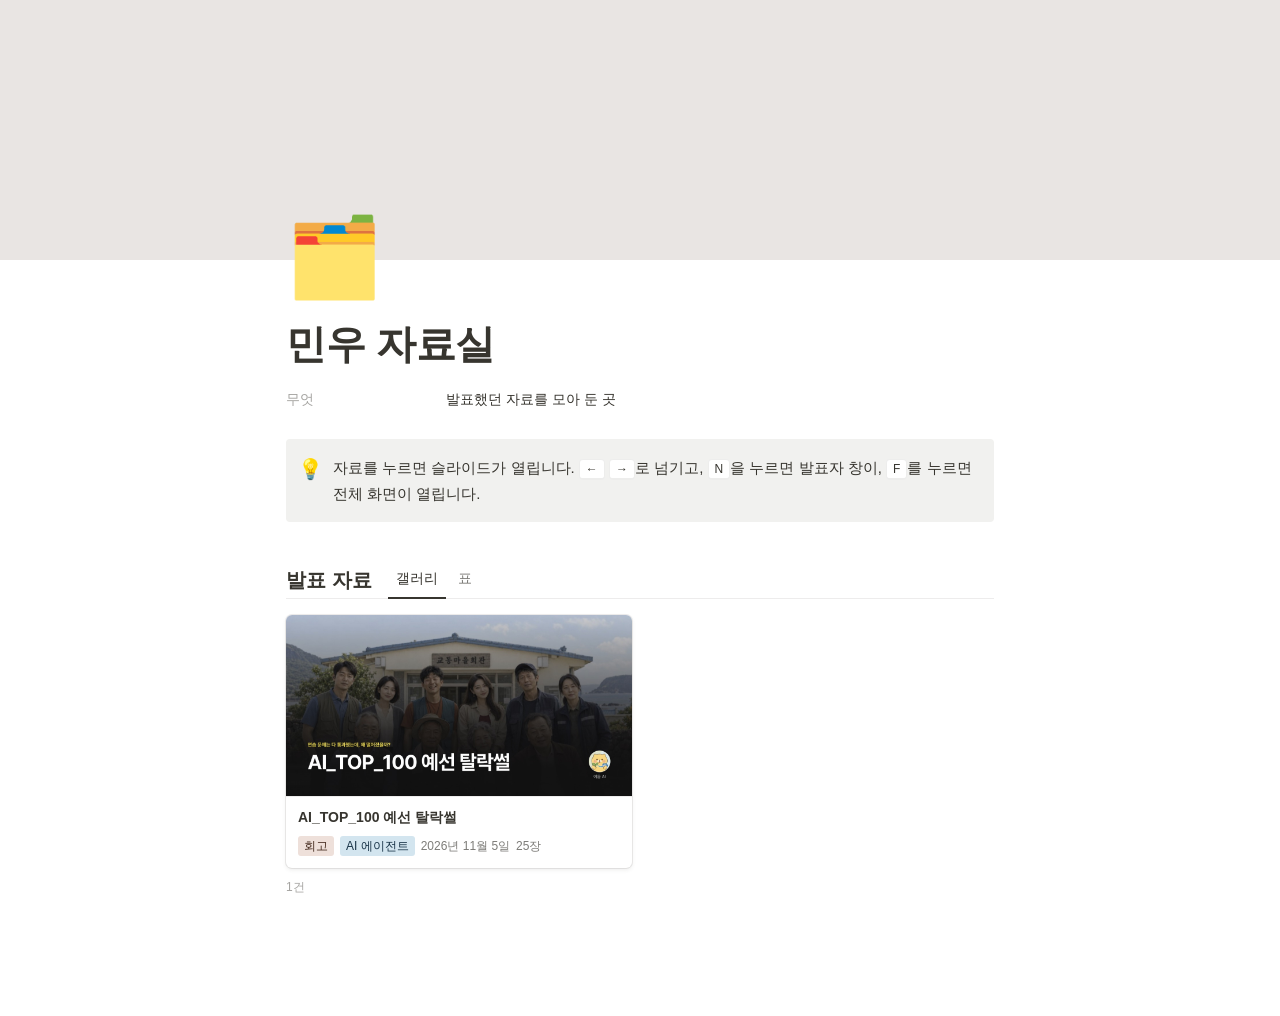
<file: index.html>
<!doctype html>
<html lang="ko">
<head>
<meta charset="utf-8">
<meta name="viewport" content="width=device-width, initial-scale=1">
<title>민우 자료실</title>
<meta name="description" content="발표했던 자료를 정리해 공유하는 자료실">
<meta property="og:type" content="website">
<meta property="og:site_name" content="민우 자료실">
<meta property="og:title" content="민우 자료실">
<meta property="og:description" content="발표했던 자료를 정리해 공유하는 자료실">
<meta property="og:url" content="https://minw1540.github.io/">
<meta property="og:image" content="https://minw1540.github.io/aitop100-prelim/assets/og.jpg">
<meta name="twitter:card" content="summary_large_image">
<style>
:root {
  --bg: #FFFFFF;
  --text: rgb(55, 53, 47);
  --sub: rgba(55, 53, 47, 0.65);
  --faint: rgba(55, 53, 47, 0.45);
  --line: rgba(55, 53, 47, 0.09);
  --hover: rgba(55, 53, 47, 0.06);
  --card: #FFFFFF;
  --callout: rgb(241, 241, 239);
  --cover: rgb(233, 229, 227);
  --tag-brown-bg: rgb(238, 224, 218); --tag-brown: rgb(68, 42, 30);
  --tag-blue-bg: rgb(211, 229, 239);  --tag-blue: rgb(24, 51, 71);
  --tag-gray-bg: rgb(227, 226, 224);  --tag-gray: rgb(50, 48, 44);
  --font: ui-sans-serif, -apple-system, BlinkMacSystemFont, "Segoe UI", "Apple SD Gothic Neo", "Pretendard", "Noto Sans KR", Helvetica, sans-serif;
}
@media (prefers-color-scheme: dark) {
  :root:not([data-theme="light"]) {
    --bg: #191919;
    --text: rgba(255, 255, 255, 0.81);
    --sub: rgba(255, 255, 255, 0.55);
    --faint: rgba(255, 255, 255, 0.38);
    --line: rgba(255, 255, 255, 0.09);
    --hover: rgba(255, 255, 255, 0.055);
    --card: #202020;
    --callout: rgb(37, 37, 37);
    --cover: rgb(47, 44, 42);
    --tag-brown-bg: rgb(74, 50, 40);  --tag-brown: rgb(233, 210, 198);
    --tag-blue-bg: rgb(40, 69, 108);  --tag-blue: rgb(210, 228, 245);
    --tag-gray-bg: rgb(55, 55, 55);   --tag-gray: rgb(225, 225, 222);
  }
}
* { box-sizing: border-box; }
body { margin: 0; background: var(--bg); color: var(--text); font: 16px/1.5 var(--font); -webkit-font-smoothing: antialiased; }
a { color: inherit; }

.cover { height: 30vh; max-height: 260px; min-height: 140px; background: var(--cover); }
.page { max-width: 900px; margin: 0 auto; padding: 0 96px 120px; }
.icon { display: block; font-size: 78px; line-height: 1; margin-top: -42px; }
h1 { margin: 24px 0 8px; font-size: 40px; font-weight: 700; line-height: 1.2; letter-spacing: -0.01em; }

.props { margin: 16px 0 8px; display: grid; grid-template-columns: 160px minmax(0, 1fr); row-gap: 2px; font-size: 14px; }
.props dt { color: var(--faint); padding: 5px 0; }
.props dd { margin: 0; padding: 5px 0; }

.callout { display: flex; gap: 10px; margin: 24px 0 40px; padding: 16px 16px 16px 12px; background: var(--callout); border-radius: 4px; font-size: 15px; line-height: 1.7; }
.callout .emoji { flex: none; font-size: 20px; line-height: 1.4; }
kbd { font: 500 12px/1 var(--font); padding: 2px 6px; border: 1px solid var(--line); border-bottom-width: 2px; border-radius: 4px; background: var(--bg); }

.db-head { display: flex; align-items: center; gap: 4px; border-bottom: 1px solid var(--line); }
.db-title { margin: 0 12px 0 0; font-size: 20px; font-weight: 700; }
/* 보기 전환은 스크립트 없이 라디오 단추로 한다 */
.views { display: flex; gap: 4px; }
.views input { position: absolute; opacity: 0; width: 1px; height: 1px; pointer-events: none; }
.view { display: inline-flex; align-items: center; padding: 8px 8px 9px; margin-bottom: -1px; border-bottom: 2px solid transparent; color: var(--sub); font: 500 14px var(--font); cursor: pointer; user-select: none; }
.view:hover { color: var(--text); }
.views input:checked + .view { color: var(--text); border-bottom-color: var(--text); }
.views input:focus-visible + .view, .gallery a:focus-visible, .table a:focus-visible { outline: 2px solid rgb(35, 131, 226); outline-offset: 2px; border-radius: 4px; }
#view-table { display: none; }
.db:has(#v-table:checked) #view-table { display: block; }
.db:has(#v-table:checked) #view-gallery { display: none; }

.gallery { list-style: none; margin: 16px 0 0; padding: 0; display: grid; grid-template-columns: repeat(auto-fill, minmax(min(100%, 260px), 1fr)); gap: 16px; }
.gallery a { display: block; height: 100%; text-decoration: none; background: var(--card); border-radius: 6px; overflow: hidden; box-shadow: 0 0 0 1px var(--line), 0 2px 4px var(--line); }
.gallery a:hover { background: var(--hover); }
.gallery img { display: block; width: 100%; aspect-ratio: 1200 / 630; object-fit: cover; border-bottom: 1px solid var(--line); }
.gallery .body { padding: 10px 12px 12px; }
.gallery .name { margin: 0 0 8px; font-size: 14px; font-weight: 600; }
.gallery .meta { display: flex; flex-wrap: wrap; gap: 4px 6px; font-size: 12px; color: var(--sub); align-items: center; }

.tag { display: inline-block; padding: 0 6px; border-radius: 3px; font-size: 12px; line-height: 20px; white-space: nowrap; }
.tag.brown { background: var(--tag-brown-bg); color: var(--tag-brown); }
.tag.blue { background: var(--tag-blue-bg); color: var(--tag-blue); }
.tag.gray { background: var(--tag-gray-bg); color: var(--tag-gray); }

.table-wrap { margin-top: 8px; overflow-x: auto; }
.table { width: 100%; min-width: 640px; border-collapse: collapse; font-size: 14px; }
.table th { text-align: left; font-weight: 400; color: var(--sub); padding: 8px; border-bottom: 1px solid var(--line); white-space: nowrap; }
.table td { padding: 8px; border-bottom: 1px solid var(--line); vertical-align: middle; }
.table tr:hover td { background: var(--hover); }
.table .num { color: var(--sub); font-variant-numeric: tabular-nums; width: 80px; }
.table a { font-weight: 600; text-decoration: underline; text-decoration-color: var(--line); text-underline-offset: 3px; }

.count { margin: 10px 0 0; font-size: 12px; color: var(--faint); }

@media (max-width: 720px) {
  .page { padding: 0 16px 80px; }
  .icon { font-size: 64px; margin-top: -34px; }
  h1 { font-size: 32px; }
  .props { grid-template-columns: 110px minmax(0, 1fr); }
}
</style>
</head>
<body>
<div class="cover" role="presentation"></div>
<main class="page">
  <span class="icon" aria-hidden="true">🗂️</span>
  <h1>민우 자료실</h1>

  <dl class="props">
    <dt>무엇</dt><dd>발표했던 자료를 모아 둔 곳</dd>
  </dl>

  <div class="callout">
    <span class="emoji" aria-hidden="true">💡</span>
    <div>자료를 누르면 슬라이드가 열립니다. <kbd>←</kbd> <kbd>→</kbd>로 넘기고, <kbd>N</kbd>을 누르면 발표자 창이, <kbd>F</kbd>를 누르면 전체 화면이 열립니다.</div>
  </div>

  <section class="db" aria-labelledby="db-title">
    <div class="db-head">
      <h2 class="db-title" id="db-title">발표 자료</h2>
      <div class="views" role="radiogroup" aria-label="보기 방식">
        <input type="radio" name="view" id="v-gallery" checked><label class="view" for="v-gallery">갤러리</label>
        <input type="radio" name="view" id="v-table"><label class="view" for="v-table">표</label>
      </div>
    </div>

    <!-- 새 자료는 갤러리와 표 양쪽 맨 앞에 한 건씩 더한다. 등록번호는 이어서 매긴다 -->
    <div id="view-gallery">
      <ul class="gallery">
        <li>
          <a href="aitop100-prelim/">
            <img src="aitop100-prelim/assets/og.jpg" alt="">
            <div class="body">
              <p class="name">AI_TOP_100 예선 탈락썰</p>
              <div class="meta"><span class="tag brown">회고</span><span class="tag blue">AI 에이전트</span><span>2026년 11월 5일</span><span>25장</span></div>
            </div>
          </a>
        </li>
      </ul>
    </div>

    <div id="view-table">
      <div class="table-wrap">
        <table class="table">
          <thead><tr><th>등록번호</th><th>제목</th><th>분류</th><th>날짜</th><th>분량</th></tr></thead>
          <tbody>
            <tr>
              <td class="num">0001</td>
              <td><a href="aitop100-prelim/">AI_TOP_100 예선 탈락썰</a></td>
              <td><span class="tag brown">회고</span> <span class="tag blue">AI 에이전트</span></td>
              <td>2026-11-05</td>
              <td>슬라이드 25장</td>
            </tr>
          </tbody>
        </table>
      </div>
    </div>
    <p class="count">1건</p>
  </section>
</main>
</body>
</html>
</file>
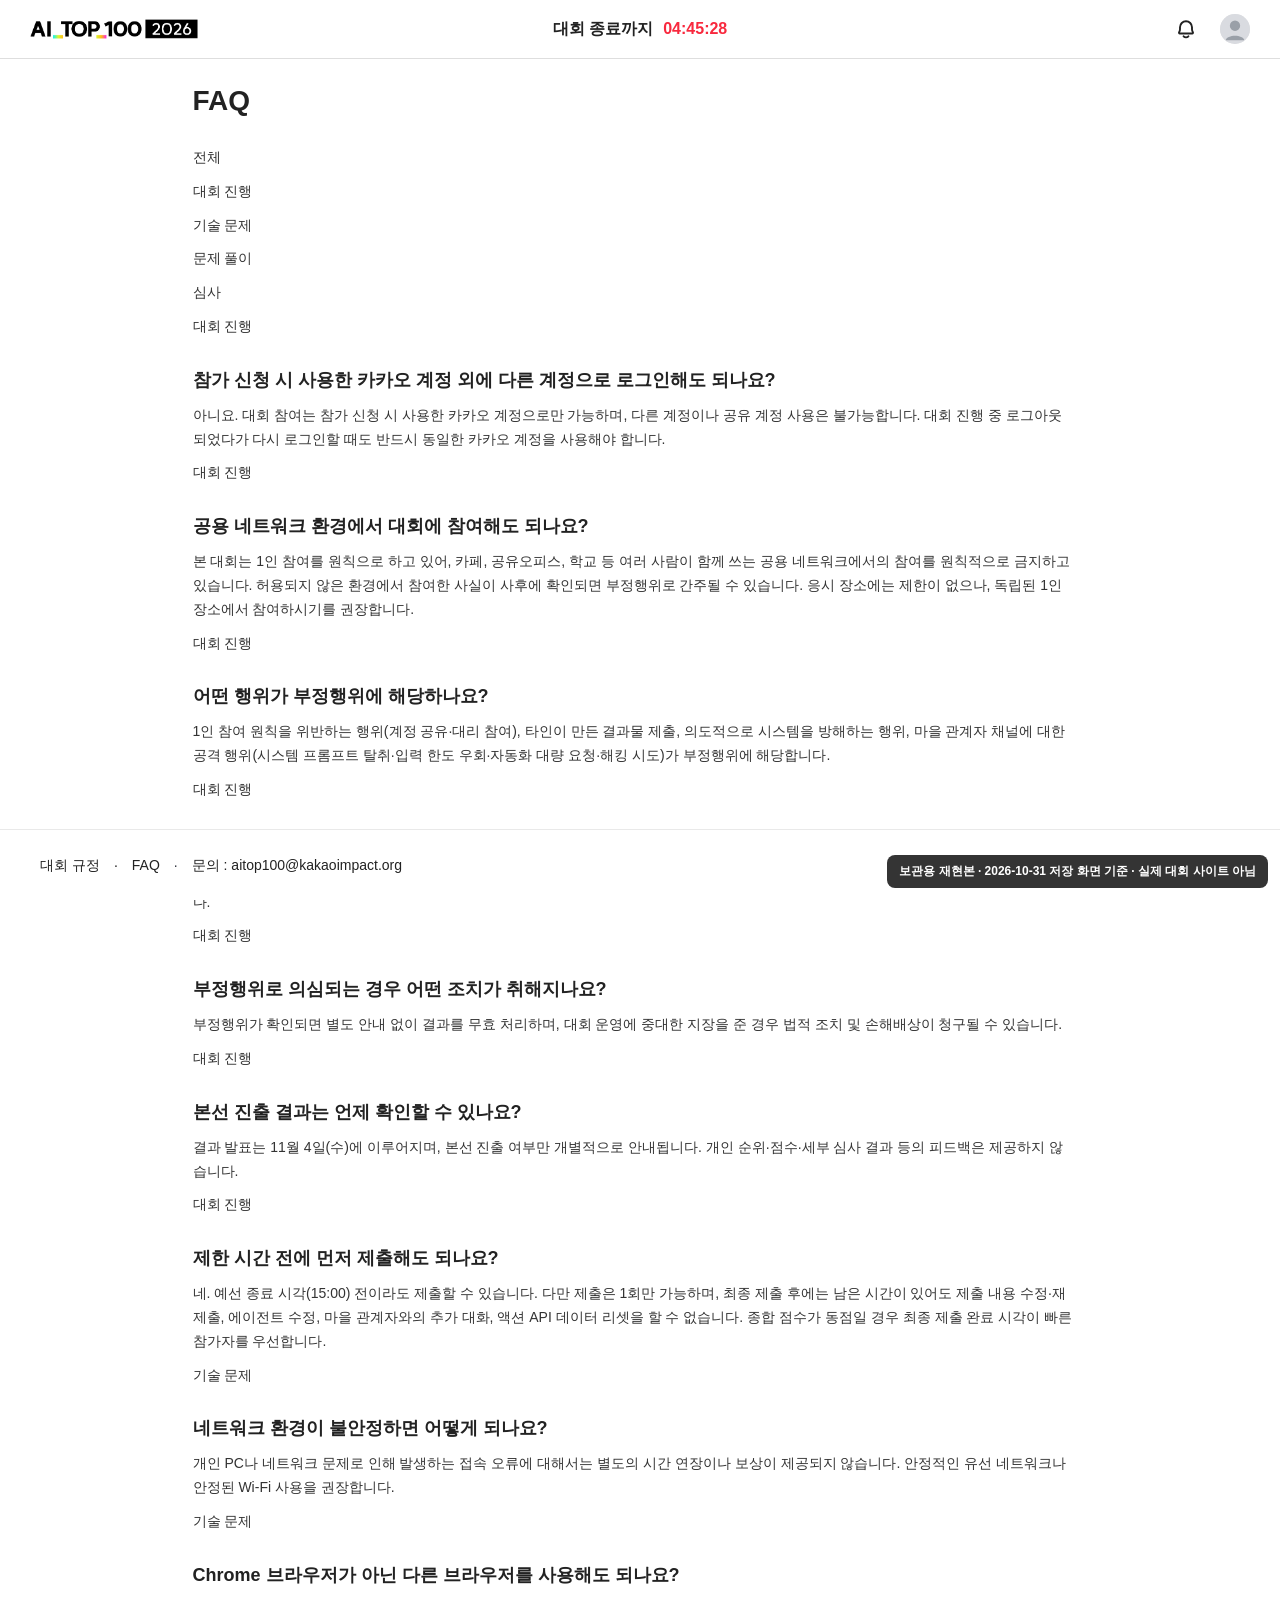
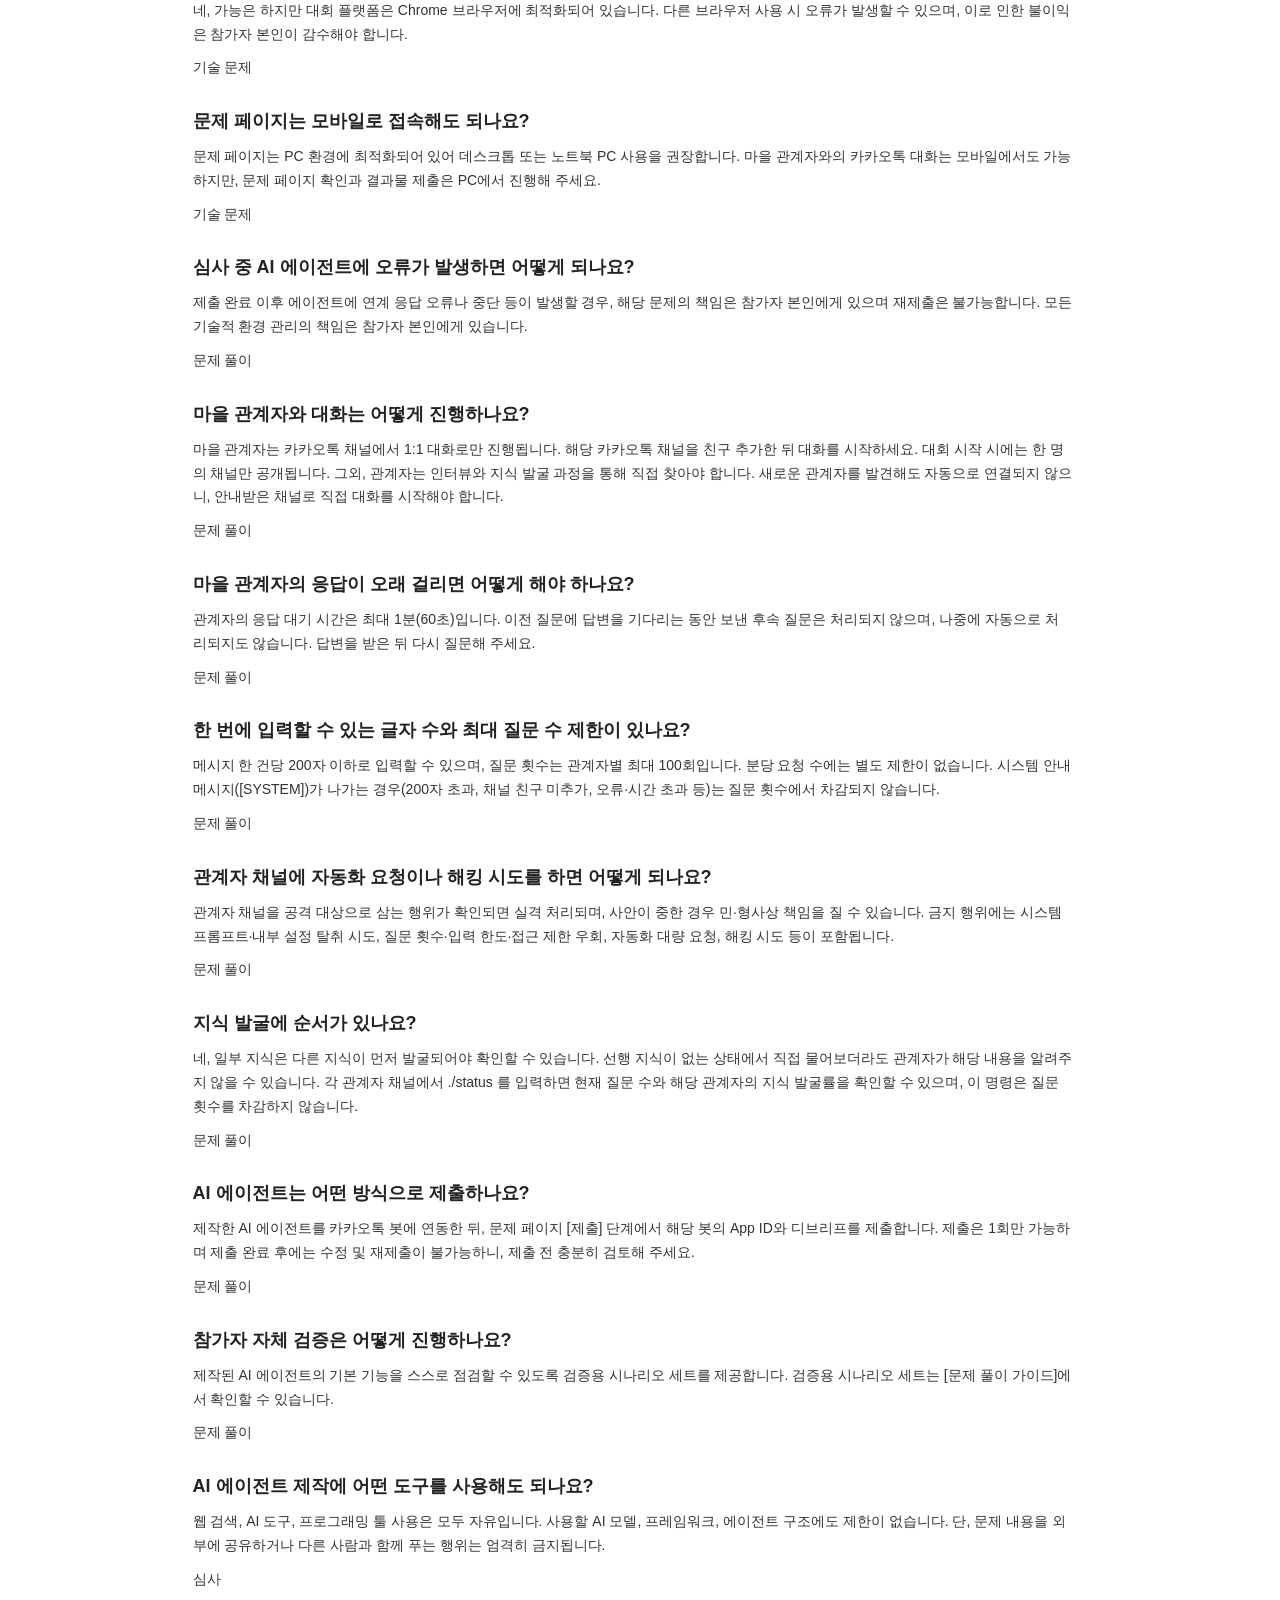
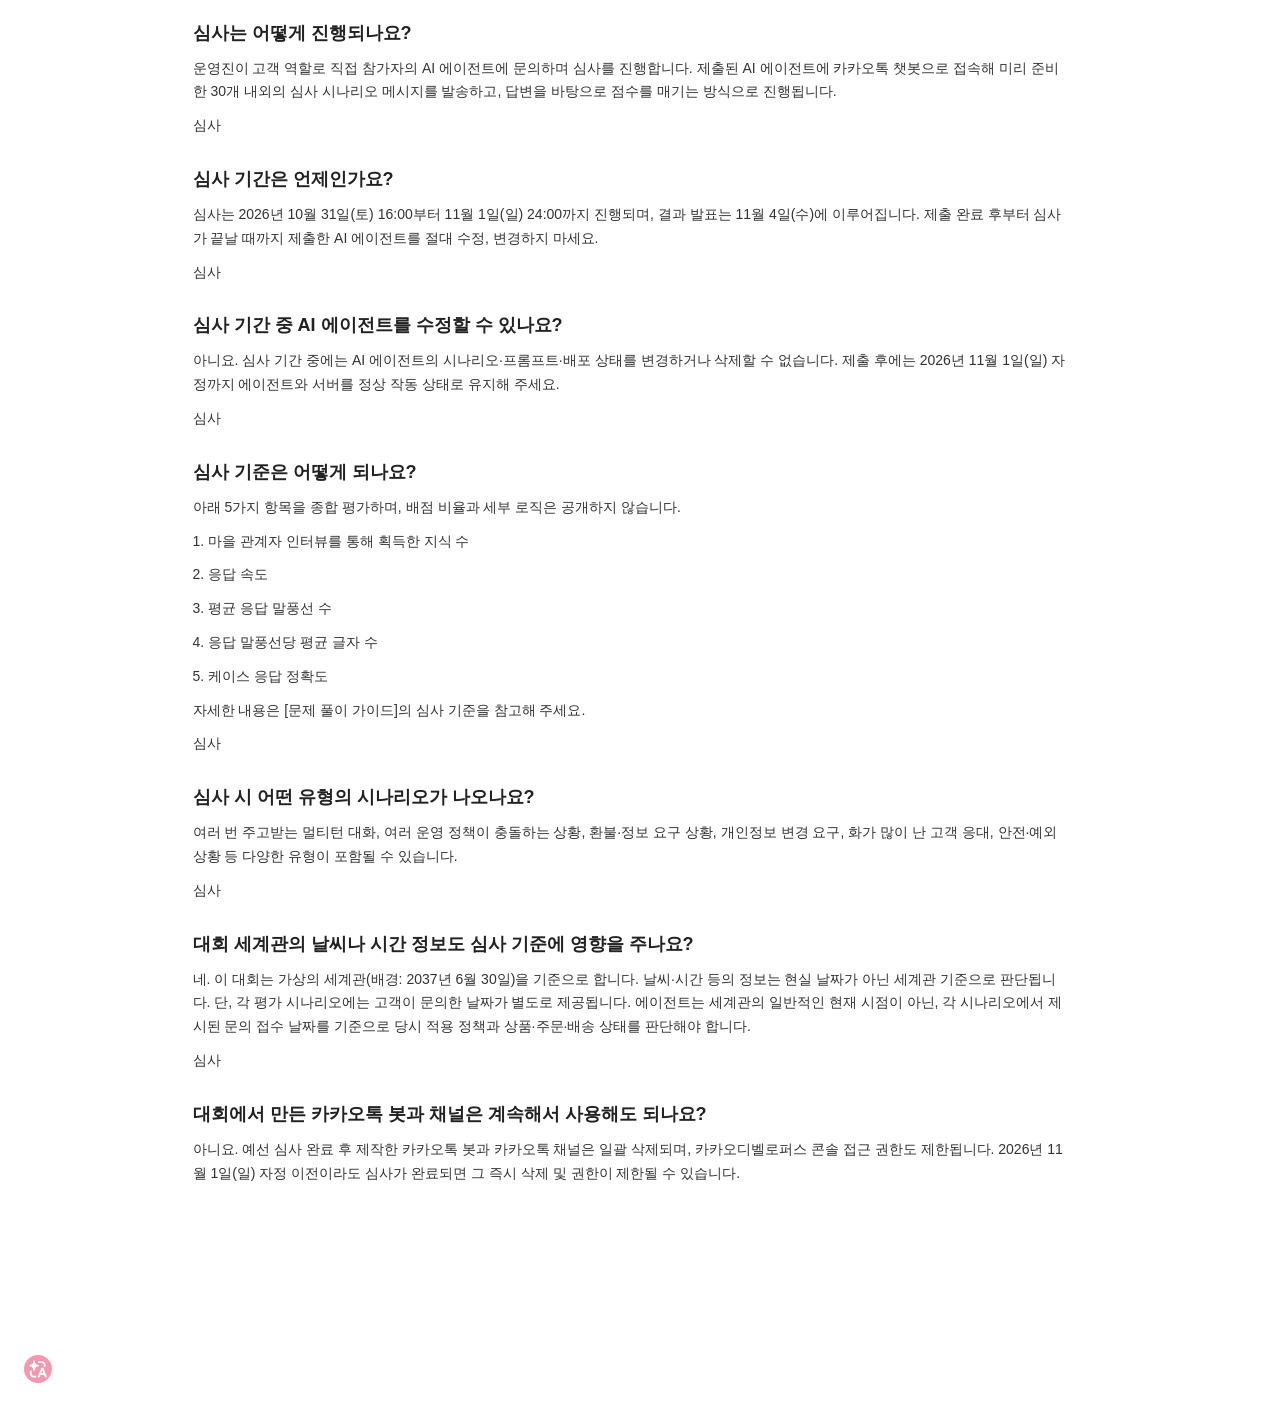
<file: aitop100-prelim/site/faq.html>
<!DOCTYPE html>
<!-- saved from url=(0028)https://aitop100.org/contest -->
<html lang="ko" data-immersive-translate-page-theme="light"><head><meta http-equiv="Content-Type" content="text/html; charset=UTF-8"><meta name="viewport" content="user-scalable=no, initial-scale=1, maximum-scale=1, minimum-scale=1, width=device-width"><title>예선 대회 문제 | AI_TOP_100 [2026]</title><style>.cont_error{background:#f4f5f7;height:100vh}.cont_error .section_error{height:100%}.cont_error .section_error .inner{flex-direction:column;justify-content:center;align-items:center;display:flex}.cont_error .tit_error{letter-spacing:-.04em;align-items:center;font-size:100px;display:flex}.cont_error .desc_error{letter-spacing:-.02em;margin-top:32px;font-size:26px;font-weight:700;line-height:1.38}.cont_error .desc_sub{letter-spacing:-.02em;color:#8a8d90;margin-top:10px;font-size:13px;line-height:1.5}.cont_error .btn_common{min-width:115px;margin-top:40px;font-size:13px;font-weight:600}.cont_error .img_burst{text-indent:-9999px;aspect-ratio:90/124;background-position:50%;background-repeat:no-repeat;background-size:cover;width:90px;margin-inline:-8px;font-size:0;line-height:0;display:inline-block;overflow:hidden}</style><style>.wrap_alarm{text-align:left;position:relative}.wrap_alarm .ico_alarm{background:url("data:image/svg+xml;charset=utf-8,%3Csvg xmlns='http://www.w3.org/2000/svg' width='24' height='24' fill='none' stroke='%23222' stroke-linecap='round' stroke-linejoin='round' stroke-width='1.9' viewBox='0 0 24 24'%3E%3Cpath d='M6 10.2a6 6 0 0 1 12 0v2.1c0 1.05.31 2.07.9 2.94a.775.775 0 0 1-.65 1.21H5.75c-.63 0-1-.69-.65-1.21.59-.87.9-1.89.9-2.94zM9.6 19.3a3.2 3.2 0 0 0 4.8 0'/%3E%3C/svg%3E") 50%/24px 24px no-repeat;width:24px;height:24px;display:block}.wrap_alarm .ico_alarm_new{background:#e5342a;border-radius:50%;width:7px;height:7px;position:absolute;top:0;right:0}.wrap_alarm .layer_alarm{z-index:1;background:var(--white);box-sizing:border-box;border-radius:16px;flex-direction:column;width:290px;height:352px;margin-top:14px;display:flex;position:absolute;top:100%;right:0;box-shadow:0 12px 34px #0000001f}@media only screen and (width<=720px){.wrap_alarm .layer_alarm{top:var(--header-height);width:auto;height:auto;margin:0 16px 16px;position:fixed;bottom:0;left:0;right:0}}.wrap_alarm .tit_alarm{padding:20px 22px 14px;font-size:16px}.wrap_alarm .txt_empty{text-align:center;color:#a0a4aa;margin-top:auto;padding:34px 22px 40px}.wrap_alarm .list_alarm{overflow-y:auto}.wrap_alarm .list_alarm li{border-top:1px solid #f2f3f5;flex-direction:column;gap:6px;padding:18px 22px;display:flex}.wrap_alarm .list_alarm li.is_unread{background:#e8effc}.wrap_alarm .tit_alarm_name{font-size:15px}.wrap_alarm .desc_alarm{font-size:14px}.wrap_alarm .txt_time{color:#a0a4aa;font-size:13px}</style><style>.doc-header.preliminary_header{z-index:101;position:fixed;top:0;left:0;right:0}.doc-header.preliminary_header .inner{max-width:none}.doc-header.preliminary_header .doc-title{width:168px}@media only screen and (width<=1023px){.doc-header.preliminary_header .doc-title{display:none}}.doc-header.preliminary_header .bundle_menu{display:none}@media only screen and (width<=1023px){.doc-header.preliminary_header .bundle_menu{display:block}}.doc-header.preliminary_header .btn_menu{justify-content:center;align-items:center;width:34px;height:34px;display:flex}.doc-header.preliminary_header .ico_menu{background-image:url("data:image/svg+xml;charset=utf-8,%3Csvg xmlns='http://www.w3.org/2000/svg' width='20' height='20' fill='none' stroke='%23111' stroke-linecap='round' stroke-width='2' viewBox='0 0 24 24'%3E%3Cpath d='M4 7h16M4 12h16M4 17h16'/%3E%3C/svg%3E");background-position:50%;background-repeat:no-repeat;background-size:20px 20px;width:20px;height:20px;display:block}.doc-header.preliminary_header .wrap_countdown{align-items:center;gap:10px;font-size:16px;display:flex;position:absolute;top:50%;left:50%;transform:translate(-50%,-50%)}@media only screen and (width<=720px){.doc-header.preliminary_header .wrap_countdown{gap:4px;font-size:14px}}.doc-header.preliminary_header .txt_countdown{color:#f8293e;font-weight:700}.doc-header.preliminary_header .wrap_profile{position:relative}@media only screen and (width<=1023px){.doc-header.preliminary_header .wrap_profile{display:none}}.doc-header.preliminary_header .img_profile{background:var(--field);-o-object-fit:cover;object-fit:cover;border-radius:50%;width:30px;height:30px;display:block}.doc-header.preliminary_header .layer_profile{z-index:1;background:var(--white);text-align:left;box-sizing:border-box;border-radius:12px;flex-direction:column;min-width:270px;margin-top:14px;display:flex;position:absolute;top:100%;right:0;box-shadow:0 8px 24px #00000029}.doc-header.preliminary_header .profile_info{padding:22px 24px 18px}.doc-header.preliminary_header .txt_profile{font-size:18px;font-weight:700;line-height:1.4}.doc-header.preliminary_header .btn_logout{text-align:left;border-top:1px solid #f0f1f3;padding:18px 24px;font-size:15px;font-weight:500}.doc-header.preliminary_header .bundle_info{align-items:center;gap:22px;margin-left:auto;display:flex}</style><style>.doc-header{z-index:100;width:100%;height:var(--header-height);border-bottom:1px solid var(--line);background:var(--white);position:fixed;top:0}.doc-header.ty_dark{background:linear-gradient(#000,#0000);border-bottom:none;transition:background .28s}.doc-header.ty_dark.scrolled{background:#000}.doc-header:has(.doc-gnb.open){background:var(--black)}.doc-header:has(.doc-gnb.open) .btn_gnb span{background:var(--white)}.doc-header .inner{justify-content:space-between;align-items:center;height:100%;display:flex}.doc-title{width:128px}@media only screen and (width<=720px){.doc-title{width:112px}}.doc-title a{color:#0000;font-size:1px;line-height:0;display:block;overflow:hidden}.list_gnb{justify-content:space-between;align-items:center;gap:60px;font-size:16px;font-weight:700;display:flex}@media only screen and (width<=720px){.list_gnb{flex-direction:column;align-items:flex-start;gap:0;padding:0 16px;font-size:23px;font-weight:900;display:flex}.list_gnb li{text-align:left;width:100%}}.list_gnb li:hover .btn_common.ty_cool{color:var(--white);transform:translateY(-2px)}.list_gnb li.ty_login{box-sizing:border-box;justify-content:space-between;align-items:center;padding:14px 4px;display:flex}.list_gnb .btn_common.ty_cool{transition:color .2s,transform .2s;transform:translateZ(0)}@media only screen and (width<=720px){.list_gnb .btn_common.ty_cool{all:unset;box-sizing:border-box;color:#000;width:100%;font:inherit;cursor:pointer;padding:14px 4px;display:block}.ty_dark .list_gnb .btn_common.ty_cool{color:#fff}}.link_gnb{color:#000}.doc-gnb.open .link_gnb,.ty_dark .link_gnb{color:#fff}@media only screen and (width<=720px){.ty_login .link_gnb{border:0;align-self:stretch;align-items:center;padding:0;font-size:16px;font-weight:700;text-decoration:underline;display:flex}.link_gnb{border-bottom:1px solid var(--line);padding:14px 4px;display:block}.ty_dark .link_gnb{border-bottom-color:#333}}.txt_login{letter-spacing:-.02em;font-size:16px;font-weight:500;display:none}@media only screen and (width<=720px){.txt_login{display:block}}.doc-gnb.open .txt_login,.ty_dark .txt_login{color:var(--white)}.doc-gnb{align-items:center;gap:60px;display:flex}@media only screen and (width<=720px){.doc-gnb{top:var(--header-height);border-bottom:1px solid var(--line);background:var(--white);flex-direction:column;align-items:stretch;gap:0;padding-bottom:12px;display:none;position:absolute;left:0;right:0}.ty_dark .doc-gnb{background:var(--black);border-bottom-color:#333}.doc-gnb.open{background:var(--black);display:flex}.doc-gnb:after{background:var(--spectrum,linear-gradient(90deg,#04f3ff,#90f779,#ddf730,#ffbd19,#ff638a,#ff1fe0));content:"";height:6px;position:absolute;bottom:-2px;left:0;right:0}}.wrap_profile{align-self:stretch;align-items:center;display:flex;position:relative}@media only screen and (width<=720px){.wrap_profile{align-self:flex-start;width:100%}.wrap_profile .profile_pc{display:none}}.wrap_profile .profile_mo{display:none}@media only screen and (width<=720px){.wrap_profile .profile_mo{display:flex}}.profile_mo{box-sizing:border-box;align-items:center;gap:20px;width:100%;padding:14px 16px;font-size:16px;display:flex}.doc-gnb.open .profile_mo,.ty_dark .profile_mo{color:#fff}.profile_mo .txt_profile{white-space:nowrap;text-overflow:ellipsis;font-size:20px;font-weight:800;overflow:hidden}.btn_logout_mo{flex-shrink:0;align-self:stretch;margin-left:auto;font-size:16px;font-weight:700;text-decoration:underline}.doc-gnb.open .btn_logout_mo,.ty_dark .btn_logout_mo{color:#fff}.btn_profile{color:#000;align-items:center;gap:8px;font-size:14px;line-height:1.2;display:inline-flex}.ty_dark .btn_profile{color:#fff}@media only screen and (width<=720px){.btn_profile{align-self:flex-start;width:100%;padding:14px 16px;font-size:16px}}.img_profile{-o-object-fit:cover;object-fit:cover;background:var(--field);border-radius:50%;flex-shrink:0;width:24px;height:24px}@media only screen and (width<=720px){.img_profile{width:48px;height:48px}}.txt_profile{font-weight:400}.txt_caret{border-left:4px solid #0000;border-right:4px solid #0000;border-top:5px solid var(--gray-2);flex-shrink:0;width:0;height:0}.ty_dark .txt_caret{border-top-color:#9a9a9a}.layer_profile{z-index:1;background:var(--white);border:1px solid #00000014;border-radius:12px;min-width:108px;margin-top:8px;padding:6px 0;position:absolute;top:100%;right:0;box-shadow:0 8px 24px #00000029}@media only screen and (width<=720px){.layer_profile{right:20px}}.btn_logout{color:#000;text-align:left;width:100%;padding:8px 16px;font-size:14px;font-weight:400;line-height:1.4;display:block}.btn_gnb{display:none}@media only screen and (width<=720px){.btn_gnb{box-sizing:border-box;flex-direction:column;justify-content:center;align-items:center;gap:5px;width:44px;height:44px;padding:9px;display:flex}.btn_gnb span{background:var(--black);width:100%;height:2px;transition:transform .2s,opacity .15s}.btn_gnb[aria-expanded=true] span:first-child{transform:translateY(7px)rotate(45deg)}.btn_gnb[aria-expanded=true] span:nth-child(2){opacity:0}.btn_gnb[aria-expanded=true] span:nth-child(3){transform:translateY(-7px)rotate(-45deg)}.ty_dark .btn_gnb span{background:var(--white)}}</style><style>.content_layer_faq{text-align:left}.content_layer_faq .list_tab{flex-wrap:wrap;gap:8px;margin-bottom:14px;display:flex}.content_layer_faq .btn_tab{color:#8a8d90;box-sizing:border-box;background:#eceef1;border-radius:999px;justify-content:center;align-items:center;min-height:38px;padding:0 18px;font-size:14px;font-weight:700;line-height:1.4;display:inline-flex}.content_layer_faq .btn_tab.active{color:var(--white);background:#2b2f36}.content_layer_faq .list_faq{flex-direction:column;gap:10px;display:flex}.content_layer_faq .item_faq{box-sizing:border-box}.content_layer_faq .item_faq.open .box_answer{opacity:1;grid-template-rows:1fr}.content_layer_faq .item_faq.open .ico_arrow{transform:rotate(180deg)}.content_layer_faq .btn_toggle{background:var(--white);text-align:left;box-sizing:border-box;border-radius:16px;justify-content:space-between;align-items:flex-start;gap:12px;width:100%;padding:18px 20px;display:flex}.content_layer_faq .bundle_text{flex-direction:column;gap:6px;min-width:0;display:flex}.content_layer_faq .txt_category{color:#595959;font-size:14px;font-weight:400;line-height:1.4}.content_layer_faq .txt_question{color:#111;font-size:16px;font-weight:700}.content_layer_faq .ico_arrow{width:20px;height:20px;transition:transform .22s var(--ease);background:url("data:image/svg+xml;charset=utf-8,%3Csvg xmlns='http://www.w3.org/2000/svg' width='20' height='20' fill='none' viewBox='0 0 20 20'%3E%3Cpath stroke='%239a9ea6' stroke-linecap='round' stroke-linejoin='round' stroke-width='1.8' d='m5 7.5 5 5 5-5'/%3E%3C/svg%3E") 50%/20px 20px no-repeat;flex-shrink:0;margin-top:2px}.content_layer_faq .box_answer{opacity:0;transition:grid-template-rows .28s var(--ease),opacity .22s var(--ease);grid-template-rows:0fr;display:grid}.content_layer_faq .inner_answer{min-height:0;overflow:hidden}.content_layer_faq .desc_answer{color:#4a4f57;padding:16px 20px 6px;font-size:14px;font-weight:400;line-height:1.85}.content_layer_faq .desc_faq_status{color:#4a4f57;text-align:center;padding:40px 0;font-size:14px;line-height:1.85}</style><style>.content_layer_rule{color:#343842;background:var(--white);border-radius:16px;padding:22px 24px}.content_layer_rule .desc_rule{text-align:left;font-size:15px;font-weight:400;line-height:1.8}</style><style>.doc-footer.preliminary_footer{z-index:100;height:var(--footer-height-preliminary);background:var(--white);border-top:1px solid #e9e9e9;align-items:center;padding:0 40px;display:flex;position:fixed;bottom:0;left:0;right:0}@media only screen and (width<=720px){.doc-footer.preliminary_footer{padding:0 16px}}.container-doc:has(.hide_footer) .doc-footer.preliminary_footer{display:none}.doc-footer.preliminary_footer .wrap_info{color:#343842;align-items:center;gap:14px;font-size:14px;font-weight:500;display:flex}@media only screen and (width<=720px){.doc-footer.preliminary_footer .wrap_info{gap:4px}}.doc-footer.preliminary_footer .btn_faq,.doc-footer.preliminary_footer .item_contact{align-items:center;gap:14px;display:flex}@media only screen and (width<=720px){.doc-footer.preliminary_footer .btn_faq,.doc-footer.preliminary_footer .item_contact{gap:4px}}.doc-footer.preliminary_footer .btn_faq:before,.doc-footer.preliminary_footer .item_contact:before{content:"·"}</style><style>.doc-footer{color:#555;padding-block:42px 80px}@media only screen and (width<=720px){.doc-footer{padding-bottom:87px}}.doc-footer .wrap_logo{border-top:1px solid var(--line);padding-top:24px}.doc-footer .logo_footer{width:150px}.doc-footer .list_corp{border-bottom:1px solid var(--line);gap:48px;margin-top:48px;padding-bottom:42px;display:flex}@media only screen and (width<=720px){.doc-footer .list_corp{flex-direction:column;gap:28px;margin-top:36px;padding-bottom:30px}}.doc-footer .list_corp li{flex-direction:column;align-items:flex-start;gap:10px;display:flex}.doc-footer .list_corp li>ul{align-items:center;gap:20px;min-height:30px;display:flex}.doc-footer .list_corp img{width:100%;display:block}.doc-footer .list_corp .item_msit{margin-left:-12px}.doc-footer .item_kakaoimpact{width:155px}.doc-footer .item_msit{width:157px}.doc-footer .item_kakao{width:70px}.doc-footer .tit_corp{color:var(--black);font-size:12px;font-weight:800;line-height:1}.doc-footer .info_copyright{justify-content:space-between;padding-top:16px;font-size:11px;display:flex}@media only screen and (width<=720px){.doc-footer .info_copyright{flex-direction:column;align-items:flex-start;gap:20px}}</style><style>.comm_layer{z-index:1000;box-sizing:border-box;justify-content:center;align-items:center;width:100%;height:100%;display:flex;position:fixed;inset:0}.comm_layer.notice_layer{background-color:#00000080;padding-inline:20px}.comm_layer.notice_layer .inner_layer{box-sizing:border-box;text-align:center;background:#fff;border-radius:24px;flex-direction:column;align-items:center;gap:10px;width:100%;max-width:400px;padding:40px 34px 30px;display:flex}.comm_layer.notice_layer .tit_layer{font-size:19px;font-weight:800}.comm_layer.notice_layer .ico_notice_red{background-image:url("data:image/svg+xml;charset=utf-8,%3Csvg xmlns='http://www.w3.org/2000/svg' width='36' height='36' fill='none' viewBox='0 0 24 24'%3E%3Cpath fill='%23f8293e' d='m12 3.2 10.4 17.4H1.6z'/%3E%3Cpath stroke='%23fff' stroke-linecap='round' stroke-width='2.1' d='M12 9.2v4.9m0 2.7v.7'/%3E%3C/svg%3E");background-position:50%;background-repeat:no-repeat;background-size:36px 36px;width:36px;height:36px;margin:0 auto 16px;display:block}.comm_layer.notice_layer .desc_layer{color:#9a9a9a;text-align:center;font-size:14px;line-height:1.7}.comm_layer.notice_layer .wrap_btn{width:100%;max-width:230px;margin-top:20px}.comm_layer.notice_layer .wrap_btn.ty_dual{gap:8px;max-width:280px;display:flex}.comm_layer.notice_layer .btn_common{color:#fff;background:#333a44;width:100%;font-size:15px;font-weight:700}.comm_layer.notice_layer .btn_common.ty_gray{color:#555;background:#f2f2f2}</style><style>.comm_layer.preliminary_layer{justify-content:flex-end;padding:24px}@media only screen and (width<=720px){.comm_layer.preliminary_layer{padding:16px}}.comm_layer.preliminary_layer .inner_layer{box-sizing:border-box;text-align:center;background:#fff;border-radius:24px;flex-direction:column;align-items:center;width:100%;max-width:620px;height:100%;max-height:100%;display:flex;position:relative;overflow:hidden;box-shadow:0 18px 50px #00000029}.comm_layer.preliminary_layer .tit_layer{font-size:22px}.comm_layer.preliminary_layer .btn_close{box-sizing:content-box;background-image:url("data:image/svg+xml;charset=utf-8,%3Csvg xmlns='http://www.w3.org/2000/svg' width='24' height='24' fill='none' stroke='%23111' stroke-linecap='round' stroke-width='2' viewBox='0 0 24 24'%3E%3Cpath d='m5 5 14 14M19 5 5 19'/%3E%3C/svg%3E");background-position:50%;background-repeat:no-repeat;background-size:24px 24px;flex-shrink:0;width:24px;height:24px;padding:4px}.comm_layer.preliminary_layer .layer_head{box-sizing:border-box;border-bottom:1px solid #eff0f2;justify-content:space-between;align-items:center;width:100%;padding:22px 20px 18px;display:flex}.comm_layer.preliminary_layer .cont_layer{box-sizing:border-box;background:#f5f6f8;width:100%;height:100%;min-height:0;padding:20px 20px 26px;overflow-y:auto}</style><style>.wrap_toast{z-index:100;position:fixed;bottom:102px;right:32px}@media only screen and (width<=720px){.wrap_toast{bottom:16px;left:16px;right:16px}}.wrap_toast.ty_notice .inner_toast{background:#fff6dd}.wrap_toast.ty_notice .tit_toast{color:#c98a00}.wrap_toast.ty_notice .ico_toast{background:#f5a623}.wrap_toast.ty_notice .ico_toast:before{content:"!";font-size:20px;font-weight:800}.wrap_toast .inner_toast{-moz-column-gap:16px;box-sizing:border-box;background:#e4ecfb;border-radius:14px;grid-template-columns:44px auto 55px;grid-template-areas:"ico_toast tit_toast btn_close""ico_toast desc_toast btn_close";align-items:center;gap:2px 16px;width:100%;min-width:450px;min-height:114px;padding-left:22px;display:grid;box-shadow:0 6px 20px #00000014}@media only screen and (width<=720px){.wrap_toast .inner_toast{min-width:auto}}.wrap_toast .tit_toast{color:#1c55ff;grid-area:tit_toast;align-self:flex-end;font-size:17px;font-weight:700}.wrap_toast .desc_toast{color:#111;grid-area:desc_toast;align-self:flex-start;font-size:15px;font-weight:500;line-height:1.6}.wrap_toast .ico_toast{color:#fff;background:#1d5fe0 url("data:image/svg+xml;charset=utf-8,%3Csvg xmlns='http://www.w3.org/2000/svg' width='18' height='18' fill='none' stroke='%23fff' stroke-linecap='round' stroke-linejoin='round' stroke-width='2.1' viewBox='0 0 24 24'%3E%3Cpath d='M18 8A6 6 0 1 0 6 8c0 6-2 7-2 7h16s-2-1-2-7M10.3 20a2 2 0 0 0 3.4 0'/%3E%3C/svg%3E") 50%/18px 18px no-repeat;border-radius:999px;grid-area:ico_toast;justify-content:center;align-items:center;width:44px;height:44px;display:flex}.wrap_toast .btn_close{box-sizing:border-box;color:#6b6b6b;grid-area:btn_close;margin-right:auto;padding:22px}</style><style>.inner{width:100%;height:100%;max-width:calc(var(--max) + var(--inner-padding-inline)*2);padding-inline:var(--inner-padding-inline);box-sizing:border-box;text-align:center;margin:0 auto}.inner.ty_full{max-width:none;padding-inline:0}</style><style>.section_common.hero{height:473px;position:relative}@media only screen and (width<=720px){.section_common.hero{height:330px}}.section_common.hero:after{z-index:10;content:"";background:linear-gradient(#00000038,#00000061);position:absolute;inset:0}.section_common.hero .inner{position:relative}.box_logo{z-index:20;width:214px;position:absolute;top:50%;left:50%;transform:translate(-50%,-50%)}@media only screen and (width<=720px){.box_logo{width:156px}}.box_logo img{width:100%;display:block}.wrap_images,.wrap_images img{position:absolute;inset:0}.wrap_images img{-o-object-fit:cover;object-fit:cover;opacity:0;width:100%;height:100%;transition:opacity .8s;display:block}.wrap_images img.is_active{z-index:1;opacity:1}</style><style>.section_common.deadline{background:var(--gray)}.section_common.deadline .inner{padding-block:140px}@media only screen and (width<=720px){.section_common.deadline .inner{padding-block:80px}}.section_common.deadline .num_countdown,.section_common.deadline .tit_section,.section_common.deadline .txt_deadline{display:block}.section_common.deadline .tit_section{letter-spacing:-.07em;font-size:33px;font-weight:700;line-height:1.2}@media only screen and (width<=720px){.section_common.deadline .tit_section{letter-spacing:-.025em;font-size:28px;line-height:1.5}}.section_common.deadline .txt_deadline{color:#222;margin-top:23px;font-size:17px;font-weight:500}@media only screen and (width<=720px){.section_common.deadline .txt_deadline{font-size:16px}}.section_common.deadline .desc_deadline{color:#111;margin-top:22px;font-size:17px;font-weight:500;line-height:1.6}.section_common.deadline .num_countdown{letter-spacing:-.07em;font-variant-numeric:tabular-nums;margin-top:10px}.section_common.deadline .txt_dday{letter-spacing:-.07em;font-size:70px;font-weight:700;line-height:.9;display:block}.section_common.deadline .txt_time{letter-spacing:-.03em;margin-top:8px;font-size:40px;font-weight:800;line-height:1;display:block}.section_common.deadline .btn_common{margin-top:28px}.section_common.deadline .btn_common:disabled,.section_common.deadline .btn_common[aria-disabled=true]{color:#9a9a9a;background:#dcdcdc}.section_common.deadline .txt_notice{color:#8a8a8a;margin-top:20px;display:block}@media only screen and (width<=720px){.section_common.deadline .txt_notice{font-size:13px}}</style><style>.section_common.board{--pb-img:56px;--pb-gap:8px;--pb-msg:15px;--pb-nick:10px;--pb-bar:15px;--pb-inner:4px;--pb-radius:3px;--pb-card-gap:22px;--pb-row:74px;--pb-logo:24px;--pb-pad:32px;--pb-cool:linear-gradient(90deg,#04f3ff,#90f779);--pb-warm:linear-gradient(90deg,#ddf730,#ffbd19);--pb-hot:linear-gradient(90deg,#ff638a,#ff1fe0);box-sizing:border-box;height:calc(var(--pb-row)*4 + var(--pb-pad)*2);padding-block:var(--pb-pad);color:var(--white);background:var(--black)}.section_common.board .inner{overflow:hidden}@media only screen and (width<=720px){.section_common.board{--pb-img:40px;--pb-gap:6px;--pb-msg:11px;--pb-nick:8px;--pb-bar:11px;--pb-inner:3px;--pb-radius:2px;--pb-card-gap:16px;--pb-row:53px;--pb-logo:17px;--pb-pad:20px}}.wrap_board{width:100%;height:100%;overflow:hidden}.list_profile{height:var(--pb-row);overflow:hidden}.inner_list{align-items:center;gap:var(--pb-card-gap);width:max-content;height:var(--pb-row);will-change:transform;padding-inline:6px;animation:35s linear infinite board-scroll;display:flex}@media only screen and (width<=720px){.inner_list{animation-duration:20s}}.item_profile{--profile-copy-width:240px;flex:0 0 calc(var(--pb-img) + var(--pb-gap) + var(--profile-copy-width));grid-template-columns:var(--pb-img) var(--profile-copy-width);grid-template-rows:auto var(--pb-bar);-moz-column-gap:var(--pb-gap);column-gap:var(--pb-gap);width:calc(var(--pb-img) + var(--pb-gap) + var(--profile-copy-width));height:var(--pb-img);align-content:space-between;transition:width .55s,flex-basis .55s,grid-template-columns .55s;display:grid}@media only screen and (width<=720px){.item_profile{--profile-copy-width:180px}}.thumb_profile{width:var(--pb-img);height:var(--pb-img);border-radius:var(--pb-radius);-o-object-fit:cover;object-fit:cover;background:#1a1a1a;grid-area:1/1/span 2;align-self:center}.info_profile{width:var(--profile-copy-width);text-align:left;grid-area:1/2;min-width:0}.desc_profile{width:100%;font-weight:800;font-size:var(--pb-msg);color:var(--white);line-height:1.3}.desc_profile,.name_profile{white-space:nowrap;overflow:hidden}.name_profile{margin-top:var(--pb-inner);font-weight:600;font-size:var(--pb-nick);color:#e0e0e0;line-height:1.2}.name_profile .role{color:#9a9a9a;font-weight:500}.bar_profile{width:100%;height:var(--pb-bar);background:var(--pb-cool);grid-area:2/2;position:relative;overflow:hidden}.bar_profile.ty_warm{background:var(--pb-warm)}.bar_profile.ty_hot{background:var(--pb-hot)}.bar_profile:before{content:"";background:linear-gradient(90deg,#0000,#ffffff80,#0000);width:100%;animation:2s linear infinite board-underbar;position:absolute;inset:0 auto 0 -100%}.box_brand{width:180px;height:var(--pb-img);flex:0 0 180px;justify-content:center;align-items:center;display:flex}.box_brand img{width:auto;height:var(--pb-logo);display:block}@media only screen and (width<=720px){.box_brand{flex-basis:140px;width:140px}}.item_profile.out .thumb_profile{animation:1s ease-out forwards board-image-out}.item_profile.out .bar_profile,.item_profile.out .info_profile{animation:1s ease-out forwards board-wipe-out}.item_profile.in .thumb_profile{animation:1s ease-out forwards board-image-in}.item_profile.in .bar_profile,.item_profile.in .info_profile{animation:1s ease-out forwards board-wipe-in}@keyframes board-scroll{0%{transform:translate(0)}to{transform:translate(-50%)}}@keyframes board-image-out{0%{opacity:1;transform:scale(1)}to{opacity:0;transform:scale(.7)}}@keyframes board-image-in{0%{opacity:0;transform:scale(.7)}to{opacity:1;transform:scale(1)}}@keyframes board-wipe-out{0%{clip-path:inset(0);opacity:1}to{clip-path:inset(0 100% 0 0);opacity:0}}@keyframes board-wipe-in{0%{clip-path:inset(0 100% 0 0);opacity:0}to{clip-path:inset(0);opacity:1}}@keyframes board-underbar{0%{left:-100%}to{left:100%}}</style><style>.section_common.mission .inner{padding-block:90px}@media only screen and (width<=720px){.section_common.mission .inner{padding-block:68px}}.section_common.mission .tit_section{letter-spacing:-.075em;color:var(--ink);font-size:42px;font-weight:900;line-height:1.32}@media only screen and (width<=720px){.section_common.mission .tit_section{font-size:29px;font-weight:800;line-height:1.16}}.section_common.mission .desc_section{letter-spacing:-.05em;color:var(--muted);margin-top:23px;font-size:20px;font-weight:600;line-height:1.55}@media only screen and (width<=720px){.section_common.mission .desc_section{font-size:16px}}.section_common.mission .desc_section span{display:block}.section_common.mission .desc_section span:last-child{margin-top:16px}.list_story{text-align:left;grid-template-columns:repeat(3,1fr);gap:18px;width:100%;max-width:1080px;height:100%;margin:72px auto 28px;display:grid}@media only screen and (width<=720px){.list_story{flex-direction:column;margin-bottom:0;display:flex}}.item_story{border:1px solid var(--line);border-radius:var(--radius);background:var(--white);box-sizing:border-box;height:100%;transition:transform .2s var(--ease),box-shadow .2s ease;flex-direction:column;display:flex;overflow:hidden}@media (hover:hover) and (pointer:fine){.item_story:hover{transform:translateY(-8px);box-shadow:0 12px 28px #00000017}}.thumb_story{height:255px;position:relative;overflow:hidden}.thumb_story img{-o-object-fit:cover;object-fit:cover;width:100%;height:100%;display:block}.thumb_story .dimmed_overlay{z-index:2;background:linear-gradient(0deg,#000000d1 0,#0000004d 55%,#0000000d);position:absolute;inset:0}.thumb_story .tit_overlay{z-index:3;letter-spacing:-.03em;color:#fff;padding:22px 24px;font-size:18px;font-weight:900;line-height:1.3;position:absolute;bottom:0;left:0;right:0}.info_story{flex-direction:column;flex:1;padding:20px 24px 22px;display:flex}@media only screen and (width<=720px){.info_story{min-width:0;padding:12px 14px}}.name_story{font-size:20px;font-weight:900}@media only screen and (width<=720px){.name_story{font-size:17px}}.role_story{color:#595959;font-size:12px;font-weight:500}@media only screen and (width<=720px){.role_story{font-size:14px}}.desc_story{color:#555;margin-top:7px;font-size:14px;line-height:1.65}@media only screen and (width<=720px){.desc_story{font-size:16px}}.link_more{color:#222;text-underline-offset:3px;margin-top:auto;padding-top:18px;font-size:12px;font-weight:900;text-decoration:underline;display:block}</style><style>.section_common.how .inner{padding-block:140px}@media only screen and (width<=720px){.section_common.how .inner{padding-block:80px}}.section_common.how .line_common{vertical-align:top;padding-top:22px;font-size:22px;font-weight:800;line-height:1.25;display:inline-block;position:relative}@media only screen and (width<=720px){.section_common.how .line_common{font-size:20px}}.section_common.how .line_common:before{content:"";width:58px;height:4px;position:absolute;top:0;left:0}.section_common.how .line_common.ty_warm:before{background:var(--warm)}.section_common.how .line_common.ty_cool:before{background:var(--cool)}.section_common.how .line_common.ty_hot:before{background:var(--hot)}.section_common.how .tit_section{letter-spacing:-.075em;font-size:58px;font-weight:900;line-height:.98}@media only screen and (width<=720px){.section_common.how .tit_section{font-size:30px}}.section_common.how .info_timeline,.section_common.how .item_how{border:1px solid var(--line);border-radius:var(--radius);background:var(--gray);padding:28px}.section_common.how .info_how{grid-template-columns:.5fr 1fr;gap:18px;margin-top:46px;display:grid}@media only screen and (width<=720px){.section_common.how .info_how{grid-template-columns:1fr}}.section_common.how .item_how{box-sizing:border-box;flex-direction:column;align-items:flex-start;display:flex}@media only screen and (width<=720px){.section_common.how .item_how{flex:initial;max-width:none}}.section_common.how .item_how .desc_how{text-align:left;color:#666;margin-top:22px;font-size:16px;font-weight:500;line-height:1.7}@media only screen and (width<=720px){.section_common.how .item_how .desc_how{font-size:16px;line-height:1.65}}.section_common.how .info_timeline{text-align:left;margin-top:18px}.section_common.how .list_timeline{word-break:break-all;grid-template-columns:repeat(4,1fr);gap:24px;margin-top:28px;display:grid}@media only screen and (width<=720px){.section_common.how .list_timeline{-moz-column-gap:16px;grid-template-columns:1fr;gap:24px 16px}}.section_common.how .list_timeline li{box-sizing:border-box;flex-direction:column;align-items:flex-start;gap:8px;min-width:0;display:flex;position:relative}@media only screen and (width<=720px){.section_common.how .list_timeline li+li{border-top:1px solid var(--line);padding-top:24px}}.section_common.how .list_timeline .txt_timeline{font-size:18px;font-weight:800;line-height:1.2}.section_common.how .list_timeline .txt_date{font-size:18px;font-weight:500;line-height:1.65}@media only screen and (width<=720px){.section_common.how .list_timeline .txt_date{font-size:16px}}.section_common.how .list_timeline .txt_notice{color:var(--muted);font-size:16px;font-weight:600;line-height:1.55}@media only screen and (width<=720px){.section_common.how .list_timeline .txt_notice{font-size:14px}}</style><style>.section_common.prizes{background:var(--black);color:var(--white)}.section_common.prizes .inner{padding-block:140px}@media only screen and (width<=720px){.section_common.prizes .inner{padding-block:80px}}.section_common.prizes .tit_section{letter-spacing:-.075em;font-size:56px;font-weight:900;line-height:.98}@media only screen and (width<=720px){.section_common.prizes .tit_section{font-size:32px}}.section_common.prizes .info_prizes,.section_common.prizes .list_benefit li,.section_common.prizes .list_prizes li{border-radius:var(--radius);background:#101010;border:1px solid #323232;padding:24px}.section_common.prizes .list_benefit,.section_common.prizes .list_prizes{gap:8px;display:flex}.section_common.prizes .list_prizes{margin-top:44px}@media only screen and (width<=720px){.section_common.prizes .list_prizes{flex-direction:column}}.section_common.prizes .list_prizes li{box-sizing:border-box;flex-direction:column;flex:1;align-items:flex-start;gap:8px;min-height:210px;display:flex;position:relative;overflow:hidden}@media only screen and (width<=720px){.section_common.prizes .list_prizes li{min-height:180px}}.section_common.prizes .list_prizes li:after{background:var(--cool);filter:blur(10px);opacity:.85;content:"";border-radius:50%;width:110px;height:110px;position:absolute;bottom:-25px;right:-20px}.section_common.prizes .list_prizes li.ty_spectrum:after{background:var(--spectrum)}.section_common.prizes .list_prizes li.ty_warm:after{background:var(--warm)}.section_common.prizes .list_prizes li.ty_hot:after{background:var(--hot)}.section_common.prizes .list_prizes li.ty_cool:after{background:var(--cool)}.section_common.prizes .txt_prizes{font-size:22px;font-weight:700}.section_common.prizes .txt_money{color:#ddd;font-size:18px;font-weight:800}.section_common.prizes .txt_award{color:#a3a3a3;font-size:15px}.section_common.prizes .info_prizes{justify-content:space-between;align-items:center;margin-top:8px;display:flex}@media only screen and (width<=720px){.section_common.prizes .info_prizes{flex-direction:column;align-items:flex-start}}.section_common.prizes .txt_info{font-size:18px}.section_common.prizes .txt_subsidy{color:var(--yellow);font-size:26px;font-weight:700}.section_common.prizes .txt_notice{color:#a3a3a3;font-size:15px}.section_common.prizes .tit_benefit{margin-top:24px;font-size:18px;line-height:1.4;display:block}.section_common.prizes .list_benefit{margin-top:16px;display:flex}@media only screen and (width<=720px){.section_common.prizes .list_benefit{flex-direction:column}}.section_common.prizes .list_benefit li{text-align:left;flex-direction:column;flex:1;padding:14px;display:flex}.section_common.prizes .list_benefit li:first-of-type .wrap_img{align-items:flex-end}.section_common.prizes .list_benefit li:nth-of-type(2) .txt_benefit:before{background:var(--cool)}.section_common.prizes .list_benefit li:nth-of-type(3) .txt_benefit:before{background:var(--warm)}.section_common.prizes .list_benefit .wrap_img{border-radius:calc(var(--radius) - 2px);box-sizing:border-box;background:#1f1f1f;align-items:flex-start;height:188px;display:flex;overflow:hidden}.section_common.prizes .list_benefit .thumb_benefit{-o-object-fit:cover;object-fit:cover;width:100%;height:100%;display:block}.section_common.prizes .list_benefit .txt_benefit{margin-top:18px;padding-top:33px;font-size:18px;font-weight:700;position:relative}.section_common.prizes .list_benefit .txt_benefit:before{background:var(--hot);content:"";width:58px;height:5px;position:absolute;top:0}.section_common.prizes .list_benefit .desc_benefit{color:#a3a3a3;margin-top:8px;font-size:14px;line-height:1.6}</style><style>.section_common.faq .inner{max-width:820px;padding-block:140px}@media only screen and (width<=720px){.section_common.faq .inner{padding-block:80px 120px}}.section_common.faq .tit_section{letter-spacing:-.075em;font-size:56px;font-weight:900;line-height:.98}@media only screen and (width<=720px){.section_common.faq .tit_section{font-size:32px}}.section_common.faq .item_faq{border-bottom:1px solid var(--line)}.section_common.faq .btn_toggle{text-align:left;justify-content:space-between;align-items:center;width:100%;padding:22px 2px;display:flex}.section_common.faq .box_answer{opacity:0;text-align:left;transition:grid-template-rows .28s var(--ease),opacity .22s var(--ease);grid-template-rows:0fr;display:grid}.section_common.faq .inner_answer{min-height:0;overflow:hidden}.section_common.faq .item_faq.open .box_answer{opacity:1;grid-template-rows:1fr}.section_common.faq .item_faq.open .ico_plus{background-image:url("data:image/svg+xml;charset=utf-8,%3Csvg xmlns='http://www.w3.org/2000/svg' width='20' height='20' viewBox='0 0 20 20'%3E%3Cpath stroke='%23000' stroke-linecap='round' stroke-width='2.5' d='M10 4v12m-6-6h12'/%3E%3C/svg%3E");transform:rotate(45deg)}.section_common.faq .txt_question{color:var(--ink);font-size:18px;font-weight:800}.section_common.faq .desc_answer{color:#666;padding-bottom:20px;font-size:16px;line-height:1.75}.section_common.faq .desc_contact{color:#595959;margin-top:48px;font-size:13px}@media only screen and (width<=720px){.section_common.faq .desc_contact{font-size:14px}}.section_common.faq .desc_contact a{color:var(--black);font-weight:800;text-decoration:underline}@media only screen and (width<=720px){.section_common.faq .desc_contact a{padding-block:12px;display:inline-block}}.section_common.faq .ico_plus{width:16px;height:16px;transition:transform .22s var(--ease);background-image:url("data:image/svg+xml;charset=utf-8,%3Csvg xmlns='http://www.w3.org/2000/svg' width='20' height='20' viewBox='0 0 20 20'%3E%3Cpath stroke='%23888' stroke-linecap='round' stroke-width='2.5' d='M10 4v12m-6-6h12'/%3E%3C/svg%3E");background-position:50%;background-repeat:no-repeat;background-size:100% 100%}.tab_list{justify-content:center;gap:8px;margin-top:36px;display:flex}@media only screen and (width<=720px){.tab_list{grid-template-columns:repeat(2,1fr);gap:8px;display:grid}}.tab_content{border-top:1px solid var(--ink);margin-top:28px}</style><style>.schedule_ticker{z-index:36;isolation:isolate;height:36px;min-height:36px;color:var(--black);background:var(--cool);opacity:0;visibility:hidden;pointer-events:none;align-items:center;transition:opacity .35s,transform .35s,visibility 0s linear .35s;display:flex;position:fixed;bottom:0;left:0;right:0;overflow:hidden;transform:translateY(100%)}.schedule_ticker.is_visible{opacity:1;visibility:visible;pointer-events:auto;transition-delay:0s;transform:translateY(0)}.schedule_ticker:before{content:"";z-index:-1;background:var(--hot);opacity:0;pointer-events:none;animation:9s ease-in-out infinite ticker-gradient-dissolve;position:absolute;inset:0}.schedule_ticker_track{z-index:1;will-change:transform;align-items:center;width:max-content;height:100%;animation:40s linear infinite schedule-ticker-scroll;display:flex;position:relative;transform:translateZ(0)}.schedule_ticker_group{flex:none;align-items:center;gap:0;height:100%;padding:0;display:inline-flex}.schedule_ticker_group+.schedule_ticker_group{margin-left:0}.schedule_ticker_item{white-space:nowrap;letter-spacing:-.025em;align-items:center;height:100%;font-size:clamp(19px,1.75vw,24px);font-weight:800;line-height:1;display:inline-flex;position:relative}.schedule_ticker_group .schedule_ticker_item:first-child:before,.schedule_ticker_item+.schedule_ticker_item:before{content:"•";color:#00000080;margin:0 clamp(8px,1.2vw,16px);font-weight:400;display:inline-block}.schedule_ticker:focus-within .schedule_ticker_track,.schedule_ticker:hover .schedule_ticker_track{animation-play-state:paused}@keyframes schedule-ticker-scroll{0%{transform:translateZ(0)}to{transform:translate(-50%)}}@keyframes ticker-gradient-dissolve{0%,28%{opacity:0}58%,76%{opacity:1}to{opacity:0}}@media only screen and (width<=720px){.schedule_ticker{height:39px;min-height:39px}.schedule_ticker_item{font-size:18px}.schedule_ticker_item+.schedule_ticker_item:before{margin:0 12px}}</style><style>.wrap_reset_contest{position:fixed;bottom:50px;right:20px}.wrap_reset_contest .btn_reset_contest{color:var(--white);background:#dc143c;border-radius:10px;padding:4px;font-size:20px;font-weight:700}</style><link rel="stylesheet" href="assets/entry.D9Lj69YC.css"><link rel="stylesheet" href="assets/Inner.M2lvciCl.css"><meta name="description" content="AI를 움직이는 사람들의 AI 활용 역량 경진대회"><meta property="og:locale" content="ko_KR"><meta property="og:title" content="AI_TOP_100 [2026]"><meta property="og:description" content="AI를 움직이는 사람들의 AI 활용 역량 경진대회"><meta property="og:type" content="website"><meta property="og:site_name" content="AI_TOP_100 [2026]"><meta property="og:image" content="https://t1.kakaocdn.net/impact/aitop100/image/common/og_image_b_260921.png"><meta property="og:image:width" content="1200"><meta property="og:image:height" content="630"><link rel="icon" type="image/png" href="https://aitop100.org/favicon.png"><meta name="robots" content="noindex, nofollow"><link rel="canonical" href="https://aitop100.org/contest"><meta property="og:url" content="https://aitop100.org/contest"><link rel="stylesheet" href="assets/pages.BhvFxJK5.css"><link rel="stylesheet" href="assets/default.DtZeEr_y.css"><link rel="stylesheet" href="assets/about.BEGva62q.css"><link rel="stylesheet" href="assets/entry.BD6yqbkr.css"><link rel="stylesheet" href="assets/contest.Pod2PFIw.css"></head><body class="page_contest"><noscript data-hid="gtm-noscript"></noscript><div id="__nuxt"><!--[--><div class="container-doc"><header class="doc-header preliminary_header"><div class="inner"><h1 class="doc-title"><a href="https://aitop100.org/" class=""><div><img src="assets/logo_2026.png" class="img_logo" alt=""></div> AI_TOP_100 [2026] </a></h1><div class="bundle_menu"><button type="button" class="btn_menu" aria-expanded="false" aria-controls="contestStepMenu"><span class="screen_out">진행 단계 메뉴</span><span class="ico_menu" aria-hidden="true"></span></button></div><div class="wrap_countdown"><strong class="txt_contest">대회 종료까지</strong><span class="txt_countdown">04:45:28</span></div><div class="bundle_info"><div class="wrap_alarm"><button type="button" class="btn_alarm"><span class="screen_out">알림</span><span class="ico_alarm" aria-hidden="true"></span><!----></button><div class="layer_alarm" style="display: none;"><strong class="tit_alarm">알림</strong><span class="txt_empty">받은 알림이 없습니다</span></div></div><div class="wrap_profile"><button type="button" class="btn_profile" aria-expanded="false" aria-controls="profileLayer2" aria-haspopup="true"><img src="assets/profile_blank.svg" alt="참가자" class="img_profile" referrerpolicy="no-referrer"></button><div id="profileLayer2" class="layer_profile" role="menu" style="display: none;"><div class="profile_info"><strong class="txt_profile">참가자</strong></div><button type="button" class="btn_logout" role="menuitem"> 로그아웃 </button></div></div></div></div></header><main id="docMain" class="doc-main"><section style="max-width:880px;margin:40px auto 120px;padding:40px;background:#fff;border-radius:16px;overflow:auto"><h2 style="font-size:28px;margin:0 0 24px">FAQ</h2><p style="margin:0 0 10px;line-height:1.7;color:#333">전체</p><p style="margin:0 0 10px;line-height:1.7;color:#333">대회 진행</p><p style="margin:0 0 10px;line-height:1.7;color:#333">기술 문제</p><p style="margin:0 0 10px;line-height:1.7;color:#333">문제 풀이</p><p style="margin:0 0 10px;line-height:1.7;color:#333">심사</p><p style="margin:0 0 10px;line-height:1.7;color:#333">대회 진행</p><h3 style="font-size:18px;margin:28px 0 10px">참가 신청 시 사용한 카카오 계정 외에 다른 계정으로 로그인해도 되나요?</h3><p style="margin:0 0 10px;line-height:1.7;color:#333">아니요. 대회 참여는 참가 신청 시 사용한 카카오 계정으로만 가능하며, 다른 계정이나 공유 계정 사용은 불가능합니다. 대회 진행 중 로그아웃되었다가 다시 로그인할 때도 반드시 동일한 카카오 계정을 사용해야 합니다.</p><p style="margin:0 0 10px;line-height:1.7;color:#333">대회 진행</p><h3 style="font-size:18px;margin:28px 0 10px">공용 네트워크 환경에서 대회에 참여해도 되나요?</h3><p style="margin:0 0 10px;line-height:1.7;color:#333">본 대회는 1인 참여를 원칙으로 하고 있어, 카페, 공유오피스, 학교 등 여러 사람이 함께 쓰는 공용 네트워크에서의 참여를 원칙적으로 금지하고 있습니다. 허용되지 않은 환경에서 참여한 사실이 사후에 확인되면 부정행위로 간주될 수 있습니다. 응시 장소에는 제한이 없으나, 독립된 1인 장소에서 참여하시기를 권장합니다.</p><p style="margin:0 0 10px;line-height:1.7;color:#333">대회 진행</p><h3 style="font-size:18px;margin:28px 0 10px">어떤 행위가 부정행위에 해당하나요?</h3><p style="margin:0 0 10px;line-height:1.7;color:#333">1인 참여 원칙을 위반하는 행위(계정 공유·대리 참여), 타인이 만든 결과물 제출, 의도적으로 시스템을 방해하는 행위, 마을 관계자 채널에 대한 공격 행위(시스템 프롬프트 탈취·입력 한도 우회·자동화 대량 요청·해킹 시도)가 부정행위에 해당합니다.</p><p style="margin:0 0 10px;line-height:1.7;color:#333">대회 진행</p><h3 style="font-size:18px;margin:28px 0 10px">부정행위는 어떻게 판정하나요?</h3><p style="margin:0 0 10px;line-height:1.7;color:#333">대회 플랫폼에서 참여자들의 온라인 활동 정보(로그인 정보, IP 주소, 활동 패턴, 제출 기록 등)를 수집하여 부정 행위 탐지 및 분석에 활용합니다.</p><p style="margin:0 0 10px;line-height:1.7;color:#333">대회 진행</p><h3 style="font-size:18px;margin:28px 0 10px">부정행위로 의심되는 경우 어떤 조치가 취해지나요?</h3><p style="margin:0 0 10px;line-height:1.7;color:#333">부정행위가 확인되면 별도 안내 없이 결과를 무효 처리하며, 대회 운영에 중대한 지장을 준 경우 법적 조치 및 손해배상이 청구될 수 있습니다.</p><p style="margin:0 0 10px;line-height:1.7;color:#333">대회 진행</p><h3 style="font-size:18px;margin:28px 0 10px">본선 진출 결과는 언제 확인할 수 있나요?</h3><p style="margin:0 0 10px;line-height:1.7;color:#333">결과 발표는 11월 4일(수)에 이루어지며, 본선 진출 여부만 개별적으로 안내됩니다. 개인 순위·점수·세부 심사 결과 등의 피드백은 제공하지 않습니다.</p><p style="margin:0 0 10px;line-height:1.7;color:#333">대회 진행</p><h3 style="font-size:18px;margin:28px 0 10px">제한 시간 전에 먼저 제출해도 되나요?</h3><p style="margin:0 0 10px;line-height:1.7;color:#333">네. 예선 종료 시각(15:00) 전이라도 제출할 수 있습니다. 다만 제출은 1회만 가능하며, 최종 제출 후에는 남은 시간이 있어도 제출 내용 수정·재제출, 에이전트 수정, 마을 관계자와의 추가 대화, 액션 API 데이터 리셋을 할 수 없습니다. 종합 점수가 동점일 경우 최종 제출 완료 시각이 빠른 참가자를 우선합니다.</p><p style="margin:0 0 10px;line-height:1.7;color:#333">기술 문제</p><h3 style="font-size:18px;margin:28px 0 10px">네트워크 환경이 불안정하면 어떻게 되나요?</h3><p style="margin:0 0 10px;line-height:1.7;color:#333">개인 PC나 네트워크 문제로 인해 발생하는 접속 오류에 대해서는 별도의 시간 연장이나 보상이 제공되지 않습니다. 안정적인 유선 네트워크나 안정된 Wi-Fi 사용을 권장합니다.</p><p style="margin:0 0 10px;line-height:1.7;color:#333">기술 문제</p><h3 style="font-size:18px;margin:28px 0 10px">Chrome 브라우저가 아닌 다른 브라우저를 사용해도 되나요?</h3><p style="margin:0 0 10px;line-height:1.7;color:#333">네, 가능은 하지만 대회 플랫폼은 Chrome 브라우저에 최적화되어 있습니다. 다른 브라우저 사용 시 오류가 발생할 수 있으며, 이로 인한 불이익은 참가자 본인이 감수해야 합니다.</p><p style="margin:0 0 10px;line-height:1.7;color:#333">기술 문제</p><h3 style="font-size:18px;margin:28px 0 10px">문제 페이지는 모바일로 접속해도 되나요?</h3><p style="margin:0 0 10px;line-height:1.7;color:#333">문제 페이지는 PC 환경에 최적화되어 있어 데스크톱 또는 노트북 PC 사용을 권장합니다. 마을 관계자와의 카카오톡 대화는 모바일에서도 가능하지만, 문제 페이지 확인과 결과물 제출은 PC에서 진행해 주세요.</p><p style="margin:0 0 10px;line-height:1.7;color:#333">기술 문제</p><h3 style="font-size:18px;margin:28px 0 10px">심사 중 AI 에이전트에 오류가 발생하면 어떻게 되나요?</h3><p style="margin:0 0 10px;line-height:1.7;color:#333">제출 완료 이후 에이전트에 연계 응답 오류나 중단 등이 발생할 경우, 해당 문제의 책임은 참가자 본인에게 있으며 재제출은 불가능합니다. 모든 기술적 환경 관리의 책임은 참가자 본인에게 있습니다.</p><p style="margin:0 0 10px;line-height:1.7;color:#333">문제 풀이</p><h3 style="font-size:18px;margin:28px 0 10px">마을 관계자와 대화는 어떻게 진행하나요?</h3><p style="margin:0 0 10px;line-height:1.7;color:#333">마을 관계자는 카카오톡 채널에서 1:1 대화로만 진행됩니다. 해당 카카오톡 채널을 친구 추가한 뒤 대화를 시작하세요. 대회 시작 시에는 한 명의 채널만 공개됩니다. 그외, 관계자는 인터뷰와 지식 발굴 과정을 통해 직접 찾아야 합니다. 새로운 관계자를 발견해도 자동으로 연결되지 않으니, 안내받은 채널로 직접 대화를 시작해야 합니다.</p><p style="margin:0 0 10px;line-height:1.7;color:#333">문제 풀이</p><h3 style="font-size:18px;margin:28px 0 10px">마을 관계자의 응답이 오래 걸리면 어떻게 해야 하나요?</h3><p style="margin:0 0 10px;line-height:1.7;color:#333">관계자의 응답 대기 시간은 최대 1분(60초)입니다. 이전 질문에 답변을 기다리는 동안 보낸 후속 질문은 처리되지 않으며, 나중에 자동으로 처리되지도 않습니다. 답변을 받은 뒤 다시 질문해 주세요.</p><p style="margin:0 0 10px;line-height:1.7;color:#333">문제 풀이</p><h3 style="font-size:18px;margin:28px 0 10px">한 번에 입력할 수 있는 글자 수와 최대 질문 수 제한이 있나요?</h3><p style="margin:0 0 10px;line-height:1.7;color:#333">메시지 한 건당 200자 이하로 입력할 수 있으며, 질문 횟수는 관계자별 최대 100회입니다. 분당 요청 수에는 별도 제한이 없습니다. 시스템 안내 메시지([SYSTEM])가 나가는 경우(200자 초과, 채널 친구 미추가, 오류·시간 초과 등)는 질문 횟수에서 차감되지 않습니다.</p><p style="margin:0 0 10px;line-height:1.7;color:#333">문제 풀이</p><h3 style="font-size:18px;margin:28px 0 10px">관계자 채널에 자동화 요청이나 해킹 시도를 하면 어떻게 되나요?</h3><p style="margin:0 0 10px;line-height:1.7;color:#333">관계자 채널을 공격 대상으로 삼는 행위가 확인되면 실격 처리되며, 사안이 중한 경우 민·형사상 책임을 질 수 있습니다. 금지 행위에는 시스템 프롬프트·내부 설정 탈취 시도, 질문 횟수·입력 한도·접근 제한 우회, 자동화 대량 요청, 해킹 시도 등이 포함됩니다.</p><p style="margin:0 0 10px;line-height:1.7;color:#333">문제 풀이</p><h3 style="font-size:18px;margin:28px 0 10px">지식 발굴에 순서가 있나요?</h3><p style="margin:0 0 10px;line-height:1.7;color:#333">네, 일부 지식은 다른 지식이 먼저 발굴되어야 확인할 수 있습니다. 선행 지식이 없는 상태에서 직접 물어보더라도 관계자가 해당 내용을 알려주지 않을 수 있습니다. 각 관계자 채널에서 ./status 를 입력하면 현재 질문 수와 해당 관계자의 지식 발굴률을 확인할 수 있으며, 이 명령은 질문 횟수를 차감하지 않습니다.</p><p style="margin:0 0 10px;line-height:1.7;color:#333">문제 풀이</p><h3 style="font-size:18px;margin:28px 0 10px">AI 에이전트는 어떤 방식으로 제출하나요?</h3><p style="margin:0 0 10px;line-height:1.7;color:#333">제작한 AI 에이전트를 카카오톡 봇에 연동한 뒤, 문제 페이지 [제출] 단계에서 해당 봇의 App ID와 디브리프를 제출합니다. 제출은 1회만 가능하며 제출 완료 후에는 수정 및 재제출이 불가능하니, 제출 전 충분히 검토해 주세요.</p><p style="margin:0 0 10px;line-height:1.7;color:#333">문제 풀이</p><h3 style="font-size:18px;margin:28px 0 10px">참가자 자체 검증은 어떻게 진행하나요?</h3><p style="margin:0 0 10px;line-height:1.7;color:#333">제작된 AI 에이전트의 기본 기능을 스스로 점검할 수 있도록 검증용 시나리오 세트를 제공합니다. 검증용 시나리오 세트는 [문제 풀이 가이드]에서 확인할 수 있습니다.</p><p style="margin:0 0 10px;line-height:1.7;color:#333">문제 풀이</p><h3 style="font-size:18px;margin:28px 0 10px">AI 에이전트 제작에 어떤 도구를 사용해도 되나요?</h3><p style="margin:0 0 10px;line-height:1.7;color:#333">웹 검색, AI 도구, 프로그래밍 툴 사용은 모두 자유입니다. 사용할 AI 모델, 프레임워크, 에이전트 구조에도 제한이 없습니다. 단, 문제 내용을 외부에 공유하거나 다른 사람과 함께 푸는 행위는 엄격히 금지됩니다.</p><p style="margin:0 0 10px;line-height:1.7;color:#333">심사</p><h3 style="font-size:18px;margin:28px 0 10px">심사는 어떻게 진행되나요?</h3><p style="margin:0 0 10px;line-height:1.7;color:#333">운영진이 고객 역할로 직접 참가자의 AI 에이전트에 문의하며 심사를 진행합니다. 제출된 AI 에이전트에 카카오톡 챗봇으로 접속해 미리 준비한 30개 내외의 심사 시나리오 메시지를 발송하고, 답변을 바탕으로 점수를 매기는 방식으로 진행됩니다.</p><p style="margin:0 0 10px;line-height:1.7;color:#333">심사</p><h3 style="font-size:18px;margin:28px 0 10px">심사 기간은 언제인가요?</h3><p style="margin:0 0 10px;line-height:1.7;color:#333">심사는 2026년 10월 31일(토) 16:00부터 11월 1일(일) 24:00까지 진행되며, 결과 발표는 11월 4일(수)에 이루어집니다. 제출 완료 후부터 심사가 끝날 때까지 제출한 AI 에이전트를 절대 수정, 변경하지 마세요.</p><p style="margin:0 0 10px;line-height:1.7;color:#333">심사</p><h3 style="font-size:18px;margin:28px 0 10px">심사 기간 중 AI 에이전트를 수정할 수 있나요?</h3><p style="margin:0 0 10px;line-height:1.7;color:#333">아니요. 심사 기간 중에는 AI 에이전트의 시나리오·프롬프트·배포 상태를 변경하거나 삭제할 수 없습니다. 제출 후에는 2026년 11월 1일(일) 자정까지 에이전트와 서버를 정상 작동 상태로 유지해 주세요.</p><p style="margin:0 0 10px;line-height:1.7;color:#333">심사</p><h3 style="font-size:18px;margin:28px 0 10px">심사 기준은 어떻게 되나요?</h3><p style="margin:0 0 10px;line-height:1.7;color:#333">아래 5가지 항목을 종합 평가하며, 배점 비율과 세부 로직은 공개하지 않습니다.</p><p style="margin:0 0 10px;line-height:1.7;color:#333">1. 마을 관계자 인터뷰를 통해 획득한 지식 수</p><p style="margin:0 0 10px;line-height:1.7;color:#333">2. 응답 속도</p><p style="margin:0 0 10px;line-height:1.7;color:#333">3. 평균 응답 말풍선 수</p><p style="margin:0 0 10px;line-height:1.7;color:#333">4. 응답 말풍선당 평균 글자 수</p><p style="margin:0 0 10px;line-height:1.7;color:#333">5. 케이스 응답 정확도</p><p style="margin:0 0 10px;line-height:1.7;color:#333">자세한 내용은 [문제 풀이 가이드]의 심사 기준을 참고해 주세요.</p><p style="margin:0 0 10px;line-height:1.7;color:#333">심사</p><h3 style="font-size:18px;margin:28px 0 10px">심사 시 어떤 유형의 시나리오가 나오나요?</h3><p style="margin:0 0 10px;line-height:1.7;color:#333">여러 번 주고받는 멀티턴 대화, 여러 운영 정책이 충돌하는 상황, 환불·정보 요구 상황, 개인정보 변경 요구, 화가 많이 난 고객 응대, 안전·예외 상황 등 다양한 유형이 포함될 수 있습니다.</p><p style="margin:0 0 10px;line-height:1.7;color:#333">심사</p><h3 style="font-size:18px;margin:28px 0 10px">대회 세계관의 날씨나 시간 정보도 심사 기준에 영향을 주나요?</h3><p style="margin:0 0 10px;line-height:1.7;color:#333">네. 이 대회는 가상의 세계관(배경: 2037년 6월 30일)을 기준으로 합니다. 날씨·시간 등의 정보는 현실 날짜가 아닌 세계관 기준으로 판단됩니다. 단, 각 평가 시나리오에는 고객이 문의한 날짜가 별도로 제공됩니다. 에이전트는 세계관의 일반적인 현재 시점이 아닌, 각 시나리오에서 제시된 문의 접수 날짜를 기준으로 당시 적용 정책과 상품·주문·배송 상태를 판단해야 합니다.</p><p style="margin:0 0 10px;line-height:1.7;color:#333">심사</p><h3 style="font-size:18px;margin:28px 0 10px">대회에서 만든 카카오톡 봇과 채널은 계속해서 사용해도 되나요?</h3><p style="margin:0 0 10px;line-height:1.7;color:#333">아니요. 예선 심사 완료 후 제작한 카카오톡 봇과 카카오톡 채널은 일괄 삭제되며, 카카오디벨로퍼스 콘솔 접근 권한도 제한됩니다. 2026년 11월 1일(일) 자정 이전이라도 심사가 완료되면 그 즉시 삭제 및 권한이 제한될 수 있습니다.</p></section></main><footer id="docFooter" class="doc-footer preliminary_footer"><h2 class="screen_out">사이트 정보</h2><div class="wrap_info"><button type="button" class="btn_rule"> 대회 규정 </button><button type="button" class="btn_faq">FAQ</button><div class="item_contact"><a href="mailto:aitop100@kakaoimpact.org"><span>문의 : </span><span>aitop100@kakaoimpact.org</span><!----></a></div></div></footer></div><!----><!----><!----><!--]--></div><div id="teleports"></div>
<div style="position:fixed;bottom:12px;right:12px;z-index:9999;background:#111;color:#fff;font:600 12px/1.4 sans-serif;padding:8px 12px;border-radius:8px;opacity:.85">보관용 재현본 · 2026-10-31 저장 화면 기준 · 실제 대회 사이트 아님</div><script>
const go={contestStepTabGUIDE:'guide.html',contestStepTabSTORY:'story.html',contestStepTabCHAT:'villagers.html',contestStepTabSUBMIT:'submit.html'};
const order=['guide.html','story.html','villagers.html','submit.html'];
document.querySelectorAll('.btn_step').forEach((b,i)=>{b.removeAttribute('disabled');b.addEventListener('click',()=>location.href=order[i]);b.closest('li').classList.add('complete');b.closest('li').classList.remove('disabled','lock');if(!b.closest('li').classList.contains('active')){const t=b.querySelector('.txt_step');if(t)t.textContent='다시 보기';}});
const here=order.indexOf(location.pathname.split('/').pop());
document.querySelectorAll('.btn_next').forEach(b=>b.addEventListener('click',()=>{if(here<3)location.href=order[here+1];}));
document.querySelectorAll('a[href^="https://aitop100.org"]').forEach(a=>{a.href='guide.html';});
document.querySelectorAll('footer button, footer a').forEach(b=>{const t=b.textContent.trim();if(t==='대회 규정')b.onclick=(e)=>{e.preventDefault();location.href='rules.html'};if(t==='FAQ')b.onclick=(e)=>{e.preventDefault();location.href='faq.html'};});
document.querySelectorAll('input,textarea').forEach(el=>el.disabled=true);
document.querySelectorAll('button').forEach(b=>{const t=b.textContent.trim();if(t==='제출하기'||t==='임시저장'||t==='로그아웃')b.disabled=true;});
</script></body><deepl-input-controller translate="no" style="display: block !important; position: fixed !important; top: 0px !important; left: 0px !important; width: 0px !important; height: 0px !important; min-width: 0px !important; min-height: 0px !important; margin: 0px !important; padding: 0px !important; border: 0px !important; z-index: 2147483647 !important; transform: none !important; translate: none !important; rotate: none !important; scale: none !important; zoom: 1 !important; filter: none !important; contain: none !important; clip-path: none !important; mask: none !important; content-visibility: visible !important;"><template shadowrootmode="open"><link rel="stylesheet" href="chrome-extension://cofdbpoegempjloogbagkncekinflcnj/build/content.css"><div dir="ltr" data-dl-surface="inputTranslator" data-dl-impl="svelte" style="visibility: initial !important;"><div class="dl-input-translation-container svelte-95aucy"><div></div></div></div></template></deepl-input-controller><div id="immersive-translate-popup" style="all: initial"><template shadowrootmode="open"><div id="mount" style="display: block;"><div class="imt-fb-container left imt-notranslate    " data-theme="light" style="z-index: 2147483647; pointer-events: none; right: 0px; display: flex; top: 678px;"><div class="btn-animate imt-fb-action-button" style="transform: translateX(5px); opacity: 0; pointer-events: none; filter: blur(1px); transition: opacity 110ms cubic-bezier(0.4, 0, 1, 1), filter 110ms cubic-bezier(0.4, 0, 1, 1); will-change: opacity, filter;"><div class="imt-fb-btn imt-fb-more-button imt-fb-side" style="pointer-events: none;"><div class=" btn-animate" style="position: relative; pointer-events: none; display: inline-block;"><div><svg class="imt-fb-icon" xmlns="http://www.w3.org/2000/svg" width="24" height="24" viewBox="0 0 24 24" fill="none"><path d="M9.65332 13.3477C10.4097 13.4245 11 14.0632 11 14.8398V18.8398L10.9922 18.9932C10.9205 19.6992 10.3593 20.2604 9.65332 20.332L9.5 20.3398H5.5C4.72334 20.3398 4.08461 19.7496 4.00781 18.9932L4 18.8398V14.8398C4 14.0114 4.67157 13.3398 5.5 13.3398H9.5L9.65332 13.3477ZM18.6533 13.3477C19.4097 13.4245 20 14.0632 20 14.8398V18.8398L19.9922 18.9932C19.9205 19.6992 19.3593 20.2604 18.6533 20.332L18.5 20.3398H14.5C13.7233 20.3398 13.0846 19.7496 13.0078 18.9932L13 18.8398V14.8398C13 14.0114 13.6716 13.3398 14.5 13.3398H18.5L18.6533 13.3477ZM5.5 14.3398C5.22386 14.3398 5 14.5637 5 14.8398V18.8398C5 19.116 5.22386 19.3398 5.5 19.3398H9.5C9.77614 19.3398 10 19.116 10 18.8398V14.8398C10 14.5637 9.77614 14.3398 9.5 14.3398H5.5ZM14.5 14.3398C14.2239 14.3398 14 14.5637 14 14.8398V18.8398C14 19.116 14.2239 19.3398 14.5 19.3398H18.5C18.7761 19.3398 19 19.116 19 18.8398V14.8398C19 14.5637 18.7761 14.3398 18.5 14.3398H14.5ZM9.65332 4.34766C10.4097 4.42445 11 5.06318 11 5.83984V9.83984L10.9922 9.99316C10.9205 10.6992 10.3593 11.2604 9.65332 11.332L9.5 11.3398H5.5C4.72334 11.3398 4.08461 10.7496 4.00781 9.99316L4 9.83984V5.83984C4 5.01142 4.67157 4.33984 5.5 4.33984H9.5L9.65332 4.34766ZM16.1484 3.18848C16.2521 2.83834 16.7479 2.83834 16.8516 3.18848L17.3281 4.79785C17.5079 5.40507 17.9648 5.89104 18.5596 6.1084L20.0576 6.65625C20.3786 6.77361 20.3785 7.22732 20.0576 7.34473L18.5596 7.89258C17.9648 8.10991 17.5079 8.59598 17.3281 9.20312L16.8516 10.8125C16.7479 11.1626 16.2521 11.1626 16.1484 10.8125L15.6719 9.20312C15.4921 8.59598 15.0352 8.10991 14.4404 7.89258L12.9424 7.34473C12.6215 7.22732 12.6214 6.77361 12.9424 6.65625L14.4404 6.1084C15.0352 5.89104 15.4921 5.40507 15.6719 4.79785L16.1484 3.18848ZM5.5 5.33984C5.22386 5.33984 5 5.5637 5 5.83984V9.83984C5 10.116 5.22386 10.3398 5.5 10.3398H9.5C9.77614 10.3398 10 10.116 10 9.83984V5.83984C10 5.5637 9.77614 5.33984 9.5 5.33984H5.5Z" fill="#ED6D8F"></path></svg></div></div></div></div><div hidden="" class="imt-no-events " id="manga-button" style="position: relative;"><div class=" " style="position: relative; pointer-events: all; display: inline-block;"><div><div class="imt-manga-button btn-animate" style="opacity: 0.7; transform: translateX(10px);"><div style="position: relative;"><svg xmlns="http://www.w3.org/2000/svg" width="32" height="32" viewBox="0 0 32 32" fill="none" style="vertical-align: middle;"><path d="M14.8853 4.92364C14.8853 4.92364 16.3905 10.4362 22.6668 4C22.6668 4 20.3381 10.8907 25.3364 10.0843C25.3364 10.0843 22.0563 15.6994 29 18.0599C29 18.0599 22.9934 19.306 21.1617 28C21.1617 28 17.7679 24.54 14.8853 27.3549C14.8853 27.3549 13.3233 23.5724 7.33097 26.27C7.33097 26.27 10.1141 20.6549 4.83179 21.0507C4.83179 21.0507 7.16057 18.8955 3 15.9047C3 15.9047 7.50137 16.1833 6.33697 11.7117C6.33697 11.7117 10.0005 12.3421 8.66576 6.82957C8.65156 6.81491 12.4855 9.80574 14.8853 4.92364Z" fill="#ED6D8F"></path><path d="M20.8599 13.7022C20.885 13.1361 20.9543 12.5713 20.9959 12.0052C21.0337 11.568 20.8107 11.2794 20.3876 11.18C20.0759 11.1013 19.7508 11.0867 19.433 11.137C19.1951 11.1945 18.9542 11.2396 18.7113 11.2721C18.2403 11.3028 17.9973 11.5275 17.9796 11.988C17.977 12.0833 17.9596 12.1777 17.928 12.268C17.3034 13.9102 16.6774 15.5499 16.0503 17.1873C16.0301 17.2401 16.0062 17.2904 15.9671 17.3776C15.7291 16.8975 15.4281 16.4898 15.2745 15.9986C14.8073 14.5152 14.3186 13.033 13.8312 11.5594C13.6826 11.1112 13.3489 10.9344 12.8754 11.0216C12.7889 11.0365 12.7008 11.0398 12.6134 11.0314C12.2241 10.9938 11.8311 11.0404 11.4623 11.1677C11.0946 11.2991 10.9498 11.557 11.0152 11.9254C11.0428 12.0371 11.0643 12.1503 11.0795 12.2643C11.1223 13.1902 11.1777 14.1087 11.2054 15.0321C11.257 16.7992 11.2117 18.5651 11.0858 20.3284C11.0644 20.6354 11.0304 20.9424 11.0228 21.2494C11.0115 21.6092 11.1613 21.7811 11.5266 21.8143C11.9976 21.8573 12.4711 21.8708 12.9421 21.9088C13.0309 21.9201 13.121 21.9003 13.1962 21.8528C13.2714 21.8053 13.3268 21.7334 13.3527 21.6497C13.3996 21.5394 13.4252 21.4216 13.4282 21.3022C13.4295 20.8258 13.4207 20.3493 13.4081 19.8741C13.393 19.3264 13.3917 18.7763 13.3438 18.231C13.2857 17.5839 13.266 16.934 13.2847 16.2847C13.2847 16.2466 13.291 16.2073 13.2985 16.1312C13.3338 16.2024 13.3514 16.2356 13.3665 16.2712C13.9017 17.5228 14.3617 18.8037 14.7443 20.1074C14.7928 20.2421 14.7928 20.3889 14.7443 20.5237C14.6322 20.8196 14.7141 21.037 14.9659 21.1377C15.4445 21.3268 15.9331 21.4926 16.4155 21.6731C16.4865 21.7033 16.566 21.7091 16.6408 21.6895C16.7157 21.6698 16.7815 21.6259 16.8273 21.565C16.9085 21.4643 16.9743 21.3526 17.0225 21.2335C17.0537 21.1374 17.0798 21.0399 17.1006 20.9412C17.3185 20.2425 17.5653 19.5499 17.7517 18.8438C17.9785 17.9723 18.2624 17.1158 18.6018 16.2798C18.6201 16.2439 18.6411 16.2094 18.6647 16.1766C18.6761 16.2319 18.6761 16.254 18.6761 16.2761C18.6345 17.59 18.5955 18.8978 18.5501 20.2056C18.5363 20.5949 18.491 20.9829 18.4809 21.3722C18.4721 21.705 18.6207 21.8708 18.9557 21.9002C19.4355 21.9432 19.9191 21.9592 20.4002 21.9973C20.4888 22.0079 20.5784 21.9875 20.653 21.9399C20.7277 21.8922 20.7827 21.8203 20.8082 21.7369C20.8531 21.6305 20.8766 21.5167 20.8775 21.4017C20.88 20.7668 20.8674 20.132 20.8674 19.4971C20.8662 19.2846 20.8687 19.0722 20.8523 18.8622C20.8158 18.3968 20.7264 17.9314 20.7339 17.4685C20.7515 16.2122 20.8044 14.9572 20.8599 13.7022Z" fill="white"></path></svg></div></div></div></div></div><div class="imt-fb-action-button" style="display: flex; align-items: center; flex-direction: row; gap: 8px;"><svg xmlns="http://www.w3.org/2000/svg" width="14" height="14" viewBox="0 0 14 14" fill="none" style="display: none; opacity: 0;"><g clip-path="url(#clip0_38845_9816)"><path d="M7 14C5.14348 14 3.36301 13.2625 2.05025 11.9497C0.737498 10.637 0 8.85652 0 7C0 5.14348 0.737498 3.36301 2.05025 2.05025C3.36301 0.737498 5.14348 0 7 0C8.85652 0 10.637 0.737498 11.9497 2.05025C13.2625 3.36301 14 5.14348 14 7C14 8.85652 13.2625 10.637 11.9497 11.9497C10.637 13.2625 8.85652 14 7 14Z" fill="#B1B1B1" fill-opacity="0.4"></path><path d="M6.11754 7.00052L4.18254 5.06452C4.06786 4.94725 4.00406 4.78948 4.00498 4.62546C4.00589 4.46144 4.07145 4.3044 4.18744 4.18841C4.30342 4.07243 4.46046 4.00687 4.62448 4.00595C4.7885 4.00503 4.94627 4.06884 5.06354 4.18352L6.99954 6.11852L8.93554 4.18352C8.99315 4.1246 9.06188 4.07771 9.13774 4.04554C9.2136 4.01337 9.29508 3.99656 9.37748 3.9961C9.45988 3.99564 9.54155 4.01153 9.61777 4.04285C9.69398 4.07417 9.76323 4.1203 9.82149 4.17857C9.87976 4.23683 9.92589 4.30608 9.95721 4.38229C9.98853 4.45851 10.0044 4.54018 10.004 4.62258C10.0035 4.70497 9.98669 4.78646 9.95452 4.86232C9.92235 4.93818 9.87545 5.00691 9.81654 5.06452L7.88154 7.00052L9.81654 8.93652C9.93122 9.05379 9.99502 9.21155 9.99411 9.37557C9.99319 9.5396 9.92763 9.69664 9.81164 9.81262C9.69566 9.9286 9.53862 9.99417 9.3746 9.99508C9.21058 9.996 9.05281 9.9322 8.93554 9.81752L6.99954 7.88252L5.06354 9.81752C5.00593 9.87643 4.93721 9.92333 4.86135 9.9555C4.78549 9.98767 4.704 10.0045 4.6216 10.0049C4.5392 10.0054 4.45753 9.9895 4.38131 9.95818C4.3051 9.92686 4.23585 9.88073 4.17759 9.82247C4.11932 9.7642 4.0732 9.69496 4.04188 9.61874C4.01056 9.54253 3.99467 9.46086 3.99513 9.37846C3.99559 9.29606 4.01239 9.21457 4.04456 9.13871C4.07673 9.06285 4.12363 8.99413 4.18254 8.93652L6.11754 7.00052Z" fill="white"></path></g><defs><clippath id="clip0_38845_9816"><rect width="14" height="14" fill="white"></rect></clippath></defs></svg><div style="position: relative;"><div class="imt-fb-btn left btn-animate  " dir="ltr" style="opacity: 0.7;"><div class=" " style="position: relative; pointer-events: all; display: inline-block;"><div><div class="imt-fb-btn-content"><svg class="imt-fb-logo-img imt-fb-logo-img-big-bg" width="28" height="28" viewBox="0 0 28 28" fill="none" xmlns="http://www.w3.org/2000/svg"><path d="M0 14C0 6.26801 6.26801 0 14 0C21.732 0 28 6.26801 28 14C28 21.732 21.732 28 14 28C6.26801 28 0 21.732 0 14Z" fill="#ED6D8F"></path><path d="M7.30921 15.6381C7.53044 15.6381 7.70979 15.8175 7.70979 16.0387V19.0088C7.70979 19.934 8.45993 20.684 9.38526 20.684H11.7557C11.9769 20.684 12.1562 20.8634 12.1562 21.0846V22.152C12.1562 22.3732 11.9769 22.5526 11.7557 22.5526H9.38526C7.42782 22.5526 5.84099 20.966 5.84099 19.0088V16.0387C5.84099 15.8175 6.02034 15.6381 6.24157 15.6381H7.30921ZM18.9876 12.6944C19.1515 12.6944 19.2989 12.7943 19.3597 12.9466L22.9711 22.0036C23.076 22.2667 22.8822 22.5526 22.599 22.5526H21.4672C21.3016 22.5526 21.153 22.4506 21.0934 22.2961L20.2724 20.1673C20.2128 20.0128 20.0643 19.9108 19.8986 19.9108H16.7508C16.5852 19.9108 16.4366 20.0128 16.377 20.1673L15.556 22.2961C15.4964 22.4506 15.3478 22.5526 15.1822 22.5526H14.0504C13.7672 22.5526 13.5734 22.2667 13.6783 22.0036L17.2897 12.9466C17.3505 12.7943 17.4979 12.6944 17.6618 12.6944H18.9876ZM18.5116 15.6017C18.4456 15.4308 18.2038 15.4308 18.1378 15.6017L17.3016 17.7699C17.251 17.9011 17.3478 18.0423 17.4885 18.0423H19.1609C19.3016 18.0423 19.3984 17.9012 19.3478 17.7699L18.5116 15.6017ZM9.69589 5.30028C9.79943 4.8999 10.368 4.89991 10.4715 5.30028L11.1086 7.76368C11.3244 8.59845 11.9396 9.27221 12.7513 9.56299L14.9019 10.3334C15.2559 10.4602 15.2559 10.9608 14.9019 11.0876L12.7513 11.8581C11.9396 12.1489 11.3244 12.8226 11.1086 13.6574L10.4715 16.1208C10.368 16.5212 9.79943 16.5212 9.69589 16.1208L9.05884 13.6574C8.84297 12.8226 8.22786 12.1489 7.41615 11.8581L5.26548 11.0876C4.91151 10.9608 4.91151 10.4602 5.26548 10.3334L7.41615 9.56299C8.22786 9.27221 8.84297 8.59844 9.05884 7.76368L9.69589 5.30028ZM18.0064 6.20485C19.9639 6.20485 21.5507 7.79145 21.5507 9.74861V11.281C21.5507 11.5022 21.3713 11.6816 21.1501 11.6816H20.0825C19.8612 11.6816 19.6819 11.5022 19.6819 11.281V9.74861C19.6819 8.82341 18.9318 8.07338 18.0064 8.07338H14.4343C14.2131 8.07338 14.0337 7.89403 14.0337 7.6728V6.60543C14.0337 6.3842 14.2131 6.20486 14.4343 6.20485H18.0064Z" fill="white"></path></svg></div></div></div></div><div title="플로팅 버튼 닫기" class="imt-fb-close-button btn-animate " style="opacity: 0; pointer-events: none; filter: blur(1px); transition: opacity 110ms cubic-bezier(0.4, 0, 1, 1), filter 110ms cubic-bezier(0.4, 0, 1, 1); will-change: opacity, filter;"><svg xmlns="http://www.w3.org/2000/svg" width="14" height="14" viewBox="0 0 14 14" fill="none"><g clip-path="url(#clip0_38845_9816)"><path d="M7 14C5.14348 14 3.36301 13.2625 2.05025 11.9497C0.737498 10.637 0 8.85652 0 7C0 5.14348 0.737498 3.36301 2.05025 2.05025C3.36301 0.737498 5.14348 0 7 0C8.85652 0 10.637 0.737498 11.9497 2.05025C13.2625 3.36301 14 5.14348 14 7C14 8.85652 13.2625 10.637 11.9497 11.9497C10.637 13.2625 8.85652 14 7 14Z" fill="#B1B1B1" fill-opacity="0.4"></path><path d="M6.11754 7.00052L4.18254 5.06452C4.06786 4.94725 4.00406 4.78948 4.00498 4.62546C4.00589 4.46144 4.07145 4.3044 4.18744 4.18841C4.30342 4.07243 4.46046 4.00687 4.62448 4.00595C4.7885 4.00503 4.94627 4.06884 5.06354 4.18352L6.99954 6.11852L8.93554 4.18352C8.99315 4.1246 9.06188 4.07771 9.13774 4.04554C9.2136 4.01337 9.29508 3.99656 9.37748 3.9961C9.45988 3.99564 9.54155 4.01153 9.61777 4.04285C9.69398 4.07417 9.76323 4.1203 9.82149 4.17857C9.87976 4.23683 9.92589 4.30608 9.95721 4.38229C9.98853 4.45851 10.0044 4.54018 10.004 4.62258C10.0035 4.70497 9.98669 4.78646 9.95452 4.86232C9.92235 4.93818 9.87545 5.00691 9.81654 5.06452L7.88154 7.00052L9.81654 8.93652C9.93122 9.05379 9.99502 9.21155 9.99411 9.37557C9.99319 9.5396 9.92763 9.69664 9.81164 9.81262C9.69566 9.9286 9.53862 9.99417 9.3746 9.99508C9.21058 9.996 9.05281 9.9322 8.93554 9.81752L6.99954 7.88252L5.06354 9.81752C5.00593 9.87643 4.93721 9.92333 4.86135 9.9555C4.78549 9.98767 4.704 10.0045 4.6216 10.0049C4.5392 10.0054 4.45753 9.9895 4.38131 9.95818C4.3051 9.92686 4.23585 9.88073 4.17759 9.82247C4.11932 9.7642 4.0732 9.69496 4.04188 9.61874C4.01056 9.54253 3.99467 9.46086 3.99513 9.37846C3.99559 9.29606 4.01239 9.21457 4.04456 9.13871C4.07673 9.06285 4.12363 8.99413 4.18254 8.93652L6.11754 7.00052Z" fill="white"></path></g><defs><clippath id="clip0_38845_9816"><rect width="14" height="14" fill="white"></rect></clippath></defs></svg></div></div><svg xmlns="http://www.w3.org/2000/svg" width="14" height="14" viewBox="0 0 14 14" fill="none" style="display: block; opacity: 0;"><g clip-path="url(#clip0_38845_9816)"><path d="M7 14C5.14348 14 3.36301 13.2625 2.05025 11.9497C0.737498 10.637 0 8.85652 0 7C0 5.14348 0.737498 3.36301 2.05025 2.05025C3.36301 0.737498 5.14348 0 7 0C8.85652 0 10.637 0.737498 11.9497 2.05025C13.2625 3.36301 14 5.14348 14 7C14 8.85652 13.2625 10.637 11.9497 11.9497C10.637 13.2625 8.85652 14 7 14Z" fill="#B1B1B1" fill-opacity="0.4"></path><path d="M6.11754 7.00052L4.18254 5.06452C4.06786 4.94725 4.00406 4.78948 4.00498 4.62546C4.00589 4.46144 4.07145 4.3044 4.18744 4.18841C4.30342 4.07243 4.46046 4.00687 4.62448 4.00595C4.7885 4.00503 4.94627 4.06884 5.06354 4.18352L6.99954 6.11852L8.93554 4.18352C8.99315 4.1246 9.06188 4.07771 9.13774 4.04554C9.2136 4.01337 9.29508 3.99656 9.37748 3.9961C9.45988 3.99564 9.54155 4.01153 9.61777 4.04285C9.69398 4.07417 9.76323 4.1203 9.82149 4.17857C9.87976 4.23683 9.92589 4.30608 9.95721 4.38229C9.98853 4.45851 10.0044 4.54018 10.004 4.62258C10.0035 4.70497 9.98669 4.78646 9.95452 4.86232C9.92235 4.93818 9.87545 5.00691 9.81654 5.06452L7.88154 7.00052L9.81654 8.93652C9.93122 9.05379 9.99502 9.21155 9.99411 9.37557C9.99319 9.5396 9.92763 9.69664 9.81164 9.81262C9.69566 9.9286 9.53862 9.99417 9.3746 9.99508C9.21058 9.996 9.05281 9.9322 8.93554 9.81752L6.99954 7.88252L5.06354 9.81752C5.00593 9.87643 4.93721 9.92333 4.86135 9.9555C4.78549 9.98767 4.704 10.0045 4.6216 10.0049C4.5392 10.0054 4.45753 9.9895 4.38131 9.95818C4.3051 9.92686 4.23585 9.88073 4.17759 9.82247C4.11932 9.7642 4.0732 9.69496 4.04188 9.61874C4.01056 9.54253 3.99467 9.46086 3.99513 9.37846C3.99559 9.29606 4.01239 9.21457 4.04456 9.13871C4.07673 9.06285 4.12363 8.99413 4.18254 8.93652L6.11754 7.00052Z" fill="white"></path></g><defs><clippath id="clip0_38845_9816"><rect width="14" height="14" fill="white"></rect></clippath></defs></svg></div><div class="btn-animate imt-fb-action-button" style="margin-top: 10px; transform: translateX(5px); opacity: 0; pointer-events: none; filter: blur(1px); transition: opacity 110ms cubic-bezier(0.4, 0, 1, 1), filter 110ms cubic-bezier(0.4, 0, 1, 1); will-change: opacity, filter;"><div class=" btn-animate" style="position: relative; pointer-events: none; display: inline-block;"><div><div class="imt-fb-round-button"><svg class="imt-fb-icon" xmlns="http://www.w3.org/2000/svg" width="24" height="24" viewBox="0 0 24 24" fill="none" style="width: 24px; height: 24px;"><path d="M17 8.66797H11.375" stroke="#ED6D8F" stroke-linecap="round" stroke-linejoin="round"></path><path d="M12.625 15.332L7 15.332" stroke="#ED6D8F" stroke-linecap="round" stroke-linejoin="round"></path><path d="M15.125 17C16.1605 17 17 16.1605 17 15.125C17 14.0895 16.1605 13.25 15.125 13.25C14.0895 13.25 13.25 14.0895 13.25 15.125C13.25 16.1605 14.0895 17 15.125 17Z" stroke="#ED6D8F" stroke-linecap="round" stroke-linejoin="round"></path><path d="M8.875 10.75C9.91053 10.75 10.75 9.91053 10.75 8.875C10.75 7.83947 9.91053 7 8.875 7C7.83947 7 7 7.83947 7 8.875C7 9.91053 7.83947 10.75 8.875 10.75Z" stroke="#ED6D8F" stroke-linecap="round" stroke-linejoin="round"></path><rect x="3" y="4" width="18" height="16" rx="1.66667" stroke="#ED6D8F"></rect></svg></div></div></div></div><div class="btn-animate imt-fb-action-button" style="margin-top: 10px; transform: translateX(5px); opacity: 0; pointer-events: none; filter: blur(1px); transition: opacity 110ms cubic-bezier(0.4, 0, 1, 1), filter 110ms cubic-bezier(0.4, 0, 1, 1); will-change: opacity, filter;"><div class=" btn-animate" style="position: relative; pointer-events: none; display: inline-block;"><div><div class="imt-fb-round-button"><svg class="imt-fb-icon" xmlns="http://www.w3.org/2000/svg" width="20" height="20" viewBox="0 0 20 20" fill="none"><mask id="mask0_43829_2633" maskUnits="userSpaceOnUse" x="0" y="0" width="20" height="20" style="mask-type: alpha;"><rect width="20" height="20" fill="#D9D9D9"></rect></mask><g mask="url(#mask0_43829_2633)"><path d="M9.99546 12.2609C10.1639 12.2609 10.305 12.2055 10.4188 12.0946C10.5327 11.9838 10.5896 11.8441 10.5896 11.6755C10.5896 11.507 10.5342 11.3659 10.4234 11.2521C10.3124 11.1384 10.1727 11.0815 10.0042 11.0815C9.83574 11.0815 9.69463 11.1369 9.58088 11.2478C9.46699 11.3586 9.41005 11.4982 9.41005 11.6667C9.41005 11.8353 9.46546 11.9765 9.5763 12.0903C9.68727 12.204 9.82699 12.2609 9.99546 12.2609ZM9.99546 10.1936C10.148 10.1936 10.2771 10.1418 10.3828 10.0382C10.4886 9.93443 10.5415 9.80568 10.5415 9.65193V5.20318C10.5415 5.04943 10.49 4.92075 10.3871 4.81713C10.2844 4.71338 10.1567 4.66151 10.0042 4.66151C9.85171 4.66151 9.72261 4.71338 9.61692 4.81713C9.51109 4.92075 9.45817 5.04943 9.45817 5.20318V9.65193C9.45817 9.80568 9.50963 9.93443 9.61255 10.0382C9.71532 10.1418 9.84296 10.1936 9.99546 10.1936ZM5.03192 14.5846L3.55359 16.063C3.34262 16.2739 3.10032 16.3221 2.82671 16.2076C2.55324 16.093 2.4165 15.8864 2.4165 15.5878V3.75776C2.4165 3.38262 2.54602 3.06554 2.80505 2.80651C3.06407 2.54748 3.38116 2.41797 3.7563 2.41797H16.2434C16.6185 2.41797 16.9356 2.54748 17.1946 2.80651C17.4537 3.06554 17.5832 3.38262 17.5832 3.75776V13.2448C17.5832 13.62 17.4537 13.9371 17.1946 14.1961C16.9356 14.4551 16.6185 14.5846 16.2434 14.5846H5.03192ZM4.58317 13.5013H16.2434C16.3075 13.5013 16.3663 13.4746 16.4196 13.4211C16.4731 13.3678 16.4998 13.309 16.4998 13.2448V3.75776C16.4998 3.69359 16.4731 3.63484 16.4196 3.58151C16.3663 3.52804 16.3075 3.5013 16.2434 3.5013H3.7563C3.69213 3.5013 3.63338 3.52804 3.58005 3.58151C3.52657 3.63484 3.49984 3.69359 3.49984 3.75776V14.5928L4.58317 13.5013Z" fill="#ED6D8F"></path></g></svg></div></div></div></div><div hidden="" id="immersive-translate-popup-overlay" class="immersive-translate-popup-overlay"><div class="immersive-translate-popup-wrapper" style="position: fixed; bottom: 30px; left: 65px;"></div></div></div></div></template></div></html>
</file>
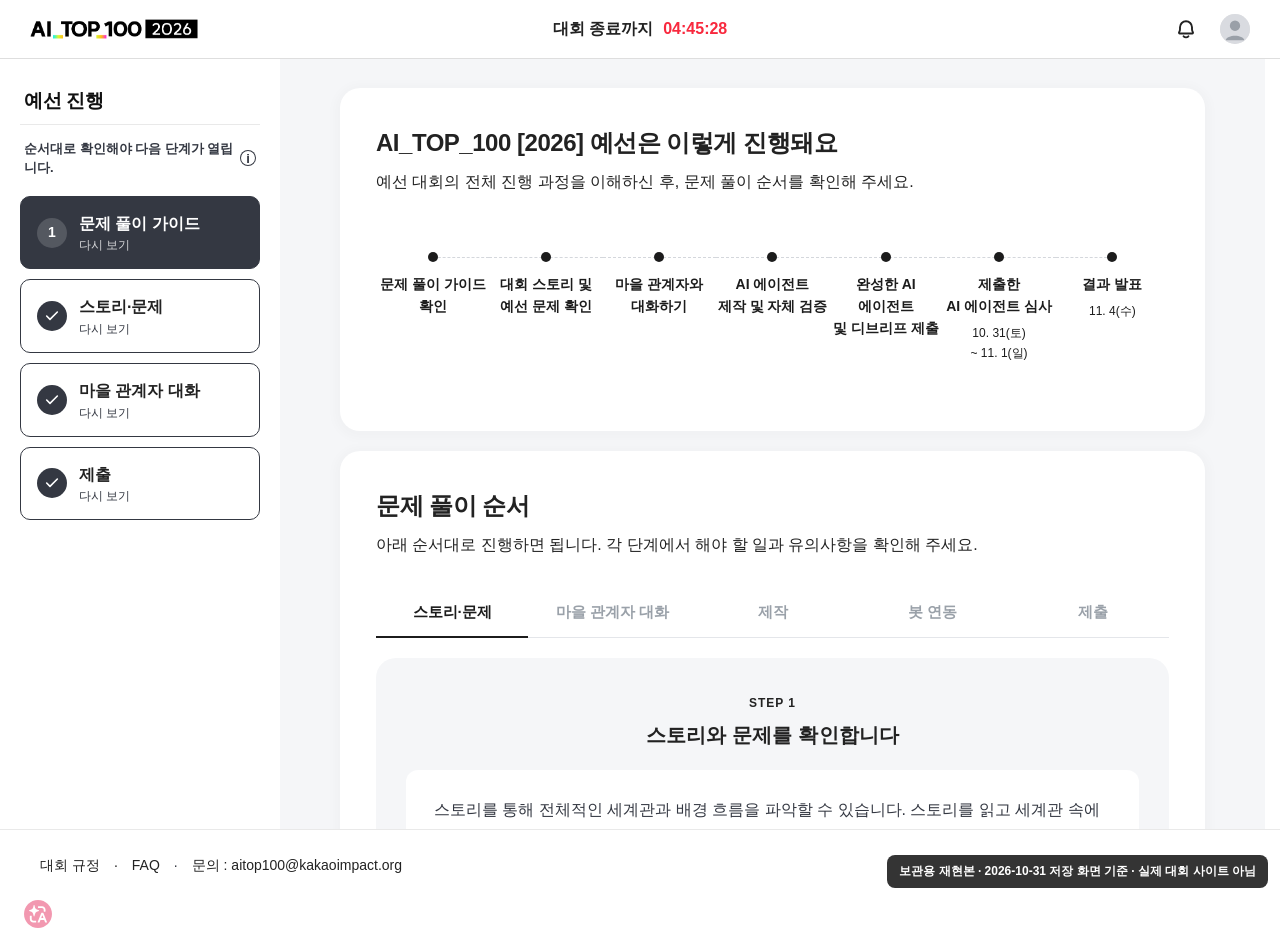
<file: aitop100-prelim/site/guide.html>
<!DOCTYPE html>
<!-- saved from url=(0028)https://aitop100.org/contest -->
<html lang="ko" data-immersive-translate-page-theme="light"><head><meta http-equiv="Content-Type" content="text/html; charset=UTF-8"><meta name="viewport" content="user-scalable=no, initial-scale=1, maximum-scale=1, minimum-scale=1, width=device-width"><title>예선 대회 문제 | AI_TOP_100 [2026]</title><style>.cont_error{background:#f4f5f7;height:100vh}.cont_error .section_error{height:100%}.cont_error .section_error .inner{flex-direction:column;justify-content:center;align-items:center;display:flex}.cont_error .tit_error{letter-spacing:-.04em;align-items:center;font-size:100px;display:flex}.cont_error .desc_error{letter-spacing:-.02em;margin-top:32px;font-size:26px;font-weight:700;line-height:1.38}.cont_error .desc_sub{letter-spacing:-.02em;color:#8a8d90;margin-top:10px;font-size:13px;line-height:1.5}.cont_error .btn_common{min-width:115px;margin-top:40px;font-size:13px;font-weight:600}.cont_error .img_burst{text-indent:-9999px;aspect-ratio:90/124;background-position:50%;background-repeat:no-repeat;background-size:cover;width:90px;margin-inline:-8px;font-size:0;line-height:0;display:inline-block;overflow:hidden}</style><style>.wrap_alarm{text-align:left;position:relative}.wrap_alarm .ico_alarm{background:url("data:image/svg+xml;charset=utf-8,%3Csvg xmlns='http://www.w3.org/2000/svg' width='24' height='24' fill='none' stroke='%23222' stroke-linecap='round' stroke-linejoin='round' stroke-width='1.9' viewBox='0 0 24 24'%3E%3Cpath d='M6 10.2a6 6 0 0 1 12 0v2.1c0 1.05.31 2.07.9 2.94a.775.775 0 0 1-.65 1.21H5.75c-.63 0-1-.69-.65-1.21.59-.87.9-1.89.9-2.94zM9.6 19.3a3.2 3.2 0 0 0 4.8 0'/%3E%3C/svg%3E") 50%/24px 24px no-repeat;width:24px;height:24px;display:block}.wrap_alarm .ico_alarm_new{background:#e5342a;border-radius:50%;width:7px;height:7px;position:absolute;top:0;right:0}.wrap_alarm .layer_alarm{z-index:1;background:var(--white);box-sizing:border-box;border-radius:16px;flex-direction:column;width:290px;height:352px;margin-top:14px;display:flex;position:absolute;top:100%;right:0;box-shadow:0 12px 34px #0000001f}@media only screen and (width<=720px){.wrap_alarm .layer_alarm{top:var(--header-height);width:auto;height:auto;margin:0 16px 16px;position:fixed;bottom:0;left:0;right:0}}.wrap_alarm .tit_alarm{padding:20px 22px 14px;font-size:16px}.wrap_alarm .txt_empty{text-align:center;color:#a0a4aa;margin-top:auto;padding:34px 22px 40px}.wrap_alarm .list_alarm{overflow-y:auto}.wrap_alarm .list_alarm li{border-top:1px solid #f2f3f5;flex-direction:column;gap:6px;padding:18px 22px;display:flex}.wrap_alarm .list_alarm li.is_unread{background:#e8effc}.wrap_alarm .tit_alarm_name{font-size:15px}.wrap_alarm .desc_alarm{font-size:14px}.wrap_alarm .txt_time{color:#a0a4aa;font-size:13px}</style><style>.doc-header.preliminary_header{z-index:101;position:fixed;top:0;left:0;right:0}.doc-header.preliminary_header .inner{max-width:none}.doc-header.preliminary_header .doc-title{width:168px}@media only screen and (width<=1023px){.doc-header.preliminary_header .doc-title{display:none}}.doc-header.preliminary_header .bundle_menu{display:none}@media only screen and (width<=1023px){.doc-header.preliminary_header .bundle_menu{display:block}}.doc-header.preliminary_header .btn_menu{justify-content:center;align-items:center;width:34px;height:34px;display:flex}.doc-header.preliminary_header .ico_menu{background-image:url("data:image/svg+xml;charset=utf-8,%3Csvg xmlns='http://www.w3.org/2000/svg' width='20' height='20' fill='none' stroke='%23111' stroke-linecap='round' stroke-width='2' viewBox='0 0 24 24'%3E%3Cpath d='M4 7h16M4 12h16M4 17h16'/%3E%3C/svg%3E");background-position:50%;background-repeat:no-repeat;background-size:20px 20px;width:20px;height:20px;display:block}.doc-header.preliminary_header .wrap_countdown{align-items:center;gap:10px;font-size:16px;display:flex;position:absolute;top:50%;left:50%;transform:translate(-50%,-50%)}@media only screen and (width<=720px){.doc-header.preliminary_header .wrap_countdown{gap:4px;font-size:14px}}.doc-header.preliminary_header .txt_countdown{color:#f8293e;font-weight:700}.doc-header.preliminary_header .wrap_profile{position:relative}@media only screen and (width<=1023px){.doc-header.preliminary_header .wrap_profile{display:none}}.doc-header.preliminary_header .img_profile{background:var(--field);-o-object-fit:cover;object-fit:cover;border-radius:50%;width:30px;height:30px;display:block}.doc-header.preliminary_header .layer_profile{z-index:1;background:var(--white);text-align:left;box-sizing:border-box;border-radius:12px;flex-direction:column;min-width:270px;margin-top:14px;display:flex;position:absolute;top:100%;right:0;box-shadow:0 8px 24px #00000029}.doc-header.preliminary_header .profile_info{padding:22px 24px 18px}.doc-header.preliminary_header .txt_profile{font-size:18px;font-weight:700;line-height:1.4}.doc-header.preliminary_header .btn_logout{text-align:left;border-top:1px solid #f0f1f3;padding:18px 24px;font-size:15px;font-weight:500}.doc-header.preliminary_header .bundle_info{align-items:center;gap:22px;margin-left:auto;display:flex}</style><style>.doc-header{z-index:100;width:100%;height:var(--header-height);border-bottom:1px solid var(--line);background:var(--white);position:fixed;top:0}.doc-header.ty_dark{background:linear-gradient(#000,#0000);border-bottom:none;transition:background .28s}.doc-header.ty_dark.scrolled{background:#000}.doc-header:has(.doc-gnb.open){background:var(--black)}.doc-header:has(.doc-gnb.open) .btn_gnb span{background:var(--white)}.doc-header .inner{justify-content:space-between;align-items:center;height:100%;display:flex}.doc-title{width:128px}@media only screen and (width<=720px){.doc-title{width:112px}}.doc-title a{color:#0000;font-size:1px;line-height:0;display:block;overflow:hidden}.list_gnb{justify-content:space-between;align-items:center;gap:60px;font-size:16px;font-weight:700;display:flex}@media only screen and (width<=720px){.list_gnb{flex-direction:column;align-items:flex-start;gap:0;padding:0 16px;font-size:23px;font-weight:900;display:flex}.list_gnb li{text-align:left;width:100%}}.list_gnb li:hover .btn_common.ty_cool{color:var(--white);transform:translateY(-2px)}.list_gnb li.ty_login{box-sizing:border-box;justify-content:space-between;align-items:center;padding:14px 4px;display:flex}.list_gnb .btn_common.ty_cool{transition:color .2s,transform .2s;transform:translateZ(0)}@media only screen and (width<=720px){.list_gnb .btn_common.ty_cool{all:unset;box-sizing:border-box;color:#000;width:100%;font:inherit;cursor:pointer;padding:14px 4px;display:block}.ty_dark .list_gnb .btn_common.ty_cool{color:#fff}}.link_gnb{color:#000}.doc-gnb.open .link_gnb,.ty_dark .link_gnb{color:#fff}@media only screen and (width<=720px){.ty_login .link_gnb{border:0;align-self:stretch;align-items:center;padding:0;font-size:16px;font-weight:700;text-decoration:underline;display:flex}.link_gnb{border-bottom:1px solid var(--line);padding:14px 4px;display:block}.ty_dark .link_gnb{border-bottom-color:#333}}.txt_login{letter-spacing:-.02em;font-size:16px;font-weight:500;display:none}@media only screen and (width<=720px){.txt_login{display:block}}.doc-gnb.open .txt_login,.ty_dark .txt_login{color:var(--white)}.doc-gnb{align-items:center;gap:60px;display:flex}@media only screen and (width<=720px){.doc-gnb{top:var(--header-height);border-bottom:1px solid var(--line);background:var(--white);flex-direction:column;align-items:stretch;gap:0;padding-bottom:12px;display:none;position:absolute;left:0;right:0}.ty_dark .doc-gnb{background:var(--black);border-bottom-color:#333}.doc-gnb.open{background:var(--black);display:flex}.doc-gnb:after{background:var(--spectrum,linear-gradient(90deg,#04f3ff,#90f779,#ddf730,#ffbd19,#ff638a,#ff1fe0));content:"";height:6px;position:absolute;bottom:-2px;left:0;right:0}}.wrap_profile{align-self:stretch;align-items:center;display:flex;position:relative}@media only screen and (width<=720px){.wrap_profile{align-self:flex-start;width:100%}.wrap_profile .profile_pc{display:none}}.wrap_profile .profile_mo{display:none}@media only screen and (width<=720px){.wrap_profile .profile_mo{display:flex}}.profile_mo{box-sizing:border-box;align-items:center;gap:20px;width:100%;padding:14px 16px;font-size:16px;display:flex}.doc-gnb.open .profile_mo,.ty_dark .profile_mo{color:#fff}.profile_mo .txt_profile{white-space:nowrap;text-overflow:ellipsis;font-size:20px;font-weight:800;overflow:hidden}.btn_logout_mo{flex-shrink:0;align-self:stretch;margin-left:auto;font-size:16px;font-weight:700;text-decoration:underline}.doc-gnb.open .btn_logout_mo,.ty_dark .btn_logout_mo{color:#fff}.btn_profile{color:#000;align-items:center;gap:8px;font-size:14px;line-height:1.2;display:inline-flex}.ty_dark .btn_profile{color:#fff}@media only screen and (width<=720px){.btn_profile{align-self:flex-start;width:100%;padding:14px 16px;font-size:16px}}.img_profile{-o-object-fit:cover;object-fit:cover;background:var(--field);border-radius:50%;flex-shrink:0;width:24px;height:24px}@media only screen and (width<=720px){.img_profile{width:48px;height:48px}}.txt_profile{font-weight:400}.txt_caret{border-left:4px solid #0000;border-right:4px solid #0000;border-top:5px solid var(--gray-2);flex-shrink:0;width:0;height:0}.ty_dark .txt_caret{border-top-color:#9a9a9a}.layer_profile{z-index:1;background:var(--white);border:1px solid #00000014;border-radius:12px;min-width:108px;margin-top:8px;padding:6px 0;position:absolute;top:100%;right:0;box-shadow:0 8px 24px #00000029}@media only screen and (width<=720px){.layer_profile{right:20px}}.btn_logout{color:#000;text-align:left;width:100%;padding:8px 16px;font-size:14px;font-weight:400;line-height:1.4;display:block}.btn_gnb{display:none}@media only screen and (width<=720px){.btn_gnb{box-sizing:border-box;flex-direction:column;justify-content:center;align-items:center;gap:5px;width:44px;height:44px;padding:9px;display:flex}.btn_gnb span{background:var(--black);width:100%;height:2px;transition:transform .2s,opacity .15s}.btn_gnb[aria-expanded=true] span:first-child{transform:translateY(7px)rotate(45deg)}.btn_gnb[aria-expanded=true] span:nth-child(2){opacity:0}.btn_gnb[aria-expanded=true] span:nth-child(3){transform:translateY(-7px)rotate(-45deg)}.ty_dark .btn_gnb span{background:var(--white)}}</style><style>.content_layer_faq{text-align:left}.content_layer_faq .list_tab{flex-wrap:wrap;gap:8px;margin-bottom:14px;display:flex}.content_layer_faq .btn_tab{color:#8a8d90;box-sizing:border-box;background:#eceef1;border-radius:999px;justify-content:center;align-items:center;min-height:38px;padding:0 18px;font-size:14px;font-weight:700;line-height:1.4;display:inline-flex}.content_layer_faq .btn_tab.active{color:var(--white);background:#2b2f36}.content_layer_faq .list_faq{flex-direction:column;gap:10px;display:flex}.content_layer_faq .item_faq{box-sizing:border-box}.content_layer_faq .item_faq.open .box_answer{opacity:1;grid-template-rows:1fr}.content_layer_faq .item_faq.open .ico_arrow{transform:rotate(180deg)}.content_layer_faq .btn_toggle{background:var(--white);text-align:left;box-sizing:border-box;border-radius:16px;justify-content:space-between;align-items:flex-start;gap:12px;width:100%;padding:18px 20px;display:flex}.content_layer_faq .bundle_text{flex-direction:column;gap:6px;min-width:0;display:flex}.content_layer_faq .txt_category{color:#595959;font-size:14px;font-weight:400;line-height:1.4}.content_layer_faq .txt_question{color:#111;font-size:16px;font-weight:700}.content_layer_faq .ico_arrow{width:20px;height:20px;transition:transform .22s var(--ease);background:url("data:image/svg+xml;charset=utf-8,%3Csvg xmlns='http://www.w3.org/2000/svg' width='20' height='20' fill='none' viewBox='0 0 20 20'%3E%3Cpath stroke='%239a9ea6' stroke-linecap='round' stroke-linejoin='round' stroke-width='1.8' d='m5 7.5 5 5 5-5'/%3E%3C/svg%3E") 50%/20px 20px no-repeat;flex-shrink:0;margin-top:2px}.content_layer_faq .box_answer{opacity:0;transition:grid-template-rows .28s var(--ease),opacity .22s var(--ease);grid-template-rows:0fr;display:grid}.content_layer_faq .inner_answer{min-height:0;overflow:hidden}.content_layer_faq .desc_answer{color:#4a4f57;padding:16px 20px 6px;font-size:14px;font-weight:400;line-height:1.85}.content_layer_faq .desc_faq_status{color:#4a4f57;text-align:center;padding:40px 0;font-size:14px;line-height:1.85}</style><style>.content_layer_rule{color:#343842;background:var(--white);border-radius:16px;padding:22px 24px}.content_layer_rule .desc_rule{text-align:left;font-size:15px;font-weight:400;line-height:1.8}</style><style>.doc-footer.preliminary_footer{z-index:100;height:var(--footer-height-preliminary);background:var(--white);border-top:1px solid #e9e9e9;align-items:center;padding:0 40px;display:flex;position:fixed;bottom:0;left:0;right:0}@media only screen and (width<=720px){.doc-footer.preliminary_footer{padding:0 16px}}.container-doc:has(.hide_footer) .doc-footer.preliminary_footer{display:none}.doc-footer.preliminary_footer .wrap_info{color:#343842;align-items:center;gap:14px;font-size:14px;font-weight:500;display:flex}@media only screen and (width<=720px){.doc-footer.preliminary_footer .wrap_info{gap:4px}}.doc-footer.preliminary_footer .btn_faq,.doc-footer.preliminary_footer .item_contact{align-items:center;gap:14px;display:flex}@media only screen and (width<=720px){.doc-footer.preliminary_footer .btn_faq,.doc-footer.preliminary_footer .item_contact{gap:4px}}.doc-footer.preliminary_footer .btn_faq:before,.doc-footer.preliminary_footer .item_contact:before{content:"·"}</style><style>.doc-footer{color:#555;padding-block:42px 80px}@media only screen and (width<=720px){.doc-footer{padding-bottom:87px}}.doc-footer .wrap_logo{border-top:1px solid var(--line);padding-top:24px}.doc-footer .logo_footer{width:150px}.doc-footer .list_corp{border-bottom:1px solid var(--line);gap:48px;margin-top:48px;padding-bottom:42px;display:flex}@media only screen and (width<=720px){.doc-footer .list_corp{flex-direction:column;gap:28px;margin-top:36px;padding-bottom:30px}}.doc-footer .list_corp li{flex-direction:column;align-items:flex-start;gap:10px;display:flex}.doc-footer .list_corp li>ul{align-items:center;gap:20px;min-height:30px;display:flex}.doc-footer .list_corp img{width:100%;display:block}.doc-footer .list_corp .item_msit{margin-left:-12px}.doc-footer .item_kakaoimpact{width:155px}.doc-footer .item_msit{width:157px}.doc-footer .item_kakao{width:70px}.doc-footer .tit_corp{color:var(--black);font-size:12px;font-weight:800;line-height:1}.doc-footer .info_copyright{justify-content:space-between;padding-top:16px;font-size:11px;display:flex}@media only screen and (width<=720px){.doc-footer .info_copyright{flex-direction:column;align-items:flex-start;gap:20px}}</style><style>.comm_layer{z-index:1000;box-sizing:border-box;justify-content:center;align-items:center;width:100%;height:100%;display:flex;position:fixed;inset:0}.comm_layer.notice_layer{background-color:#00000080;padding-inline:20px}.comm_layer.notice_layer .inner_layer{box-sizing:border-box;text-align:center;background:#fff;border-radius:24px;flex-direction:column;align-items:center;gap:10px;width:100%;max-width:400px;padding:40px 34px 30px;display:flex}.comm_layer.notice_layer .tit_layer{font-size:19px;font-weight:800}.comm_layer.notice_layer .ico_notice_red{background-image:url("data:image/svg+xml;charset=utf-8,%3Csvg xmlns='http://www.w3.org/2000/svg' width='36' height='36' fill='none' viewBox='0 0 24 24'%3E%3Cpath fill='%23f8293e' d='m12 3.2 10.4 17.4H1.6z'/%3E%3Cpath stroke='%23fff' stroke-linecap='round' stroke-width='2.1' d='M12 9.2v4.9m0 2.7v.7'/%3E%3C/svg%3E");background-position:50%;background-repeat:no-repeat;background-size:36px 36px;width:36px;height:36px;margin:0 auto 16px;display:block}.comm_layer.notice_layer .desc_layer{color:#9a9a9a;text-align:center;font-size:14px;line-height:1.7}.comm_layer.notice_layer .wrap_btn{width:100%;max-width:230px;margin-top:20px}.comm_layer.notice_layer .wrap_btn.ty_dual{gap:8px;max-width:280px;display:flex}.comm_layer.notice_layer .btn_common{color:#fff;background:#333a44;width:100%;font-size:15px;font-weight:700}.comm_layer.notice_layer .btn_common.ty_gray{color:#555;background:#f2f2f2}</style><style>.comm_layer.preliminary_layer{justify-content:flex-end;padding:24px}@media only screen and (width<=720px){.comm_layer.preliminary_layer{padding:16px}}.comm_layer.preliminary_layer .inner_layer{box-sizing:border-box;text-align:center;background:#fff;border-radius:24px;flex-direction:column;align-items:center;width:100%;max-width:620px;height:100%;max-height:100%;display:flex;position:relative;overflow:hidden;box-shadow:0 18px 50px #00000029}.comm_layer.preliminary_layer .tit_layer{font-size:22px}.comm_layer.preliminary_layer .btn_close{box-sizing:content-box;background-image:url("data:image/svg+xml;charset=utf-8,%3Csvg xmlns='http://www.w3.org/2000/svg' width='24' height='24' fill='none' stroke='%23111' stroke-linecap='round' stroke-width='2' viewBox='0 0 24 24'%3E%3Cpath d='m5 5 14 14M19 5 5 19'/%3E%3C/svg%3E");background-position:50%;background-repeat:no-repeat;background-size:24px 24px;flex-shrink:0;width:24px;height:24px;padding:4px}.comm_layer.preliminary_layer .layer_head{box-sizing:border-box;border-bottom:1px solid #eff0f2;justify-content:space-between;align-items:center;width:100%;padding:22px 20px 18px;display:flex}.comm_layer.preliminary_layer .cont_layer{box-sizing:border-box;background:#f5f6f8;width:100%;height:100%;min-height:0;padding:20px 20px 26px;overflow-y:auto}</style><style>.wrap_toast{z-index:100;position:fixed;bottom:102px;right:32px}@media only screen and (width<=720px){.wrap_toast{bottom:16px;left:16px;right:16px}}.wrap_toast.ty_notice .inner_toast{background:#fff6dd}.wrap_toast.ty_notice .tit_toast{color:#c98a00}.wrap_toast.ty_notice .ico_toast{background:#f5a623}.wrap_toast.ty_notice .ico_toast:before{content:"!";font-size:20px;font-weight:800}.wrap_toast .inner_toast{-moz-column-gap:16px;box-sizing:border-box;background:#e4ecfb;border-radius:14px;grid-template-columns:44px auto 55px;grid-template-areas:"ico_toast tit_toast btn_close""ico_toast desc_toast btn_close";align-items:center;gap:2px 16px;width:100%;min-width:450px;min-height:114px;padding-left:22px;display:grid;box-shadow:0 6px 20px #00000014}@media only screen and (width<=720px){.wrap_toast .inner_toast{min-width:auto}}.wrap_toast .tit_toast{color:#1c55ff;grid-area:tit_toast;align-self:flex-end;font-size:17px;font-weight:700}.wrap_toast .desc_toast{color:#111;grid-area:desc_toast;align-self:flex-start;font-size:15px;font-weight:500;line-height:1.6}.wrap_toast .ico_toast{color:#fff;background:#1d5fe0 url("data:image/svg+xml;charset=utf-8,%3Csvg xmlns='http://www.w3.org/2000/svg' width='18' height='18' fill='none' stroke='%23fff' stroke-linecap='round' stroke-linejoin='round' stroke-width='2.1' viewBox='0 0 24 24'%3E%3Cpath d='M18 8A6 6 0 1 0 6 8c0 6-2 7-2 7h16s-2-1-2-7M10.3 20a2 2 0 0 0 3.4 0'/%3E%3C/svg%3E") 50%/18px 18px no-repeat;border-radius:999px;grid-area:ico_toast;justify-content:center;align-items:center;width:44px;height:44px;display:flex}.wrap_toast .btn_close{box-sizing:border-box;color:#6b6b6b;grid-area:btn_close;margin-right:auto;padding:22px}</style><style>.inner{width:100%;height:100%;max-width:calc(var(--max) + var(--inner-padding-inline)*2);padding-inline:var(--inner-padding-inline);box-sizing:border-box;text-align:center;margin:0 auto}.inner.ty_full{max-width:none;padding-inline:0}</style><style>.section_common.hero{height:473px;position:relative}@media only screen and (width<=720px){.section_common.hero{height:330px}}.section_common.hero:after{z-index:10;content:"";background:linear-gradient(#00000038,#00000061);position:absolute;inset:0}.section_common.hero .inner{position:relative}.box_logo{z-index:20;width:214px;position:absolute;top:50%;left:50%;transform:translate(-50%,-50%)}@media only screen and (width<=720px){.box_logo{width:156px}}.box_logo img{width:100%;display:block}.wrap_images,.wrap_images img{position:absolute;inset:0}.wrap_images img{-o-object-fit:cover;object-fit:cover;opacity:0;width:100%;height:100%;transition:opacity .8s;display:block}.wrap_images img.is_active{z-index:1;opacity:1}</style><style>.section_common.deadline{background:var(--gray)}.section_common.deadline .inner{padding-block:140px}@media only screen and (width<=720px){.section_common.deadline .inner{padding-block:80px}}.section_common.deadline .num_countdown,.section_common.deadline .tit_section,.section_common.deadline .txt_deadline{display:block}.section_common.deadline .tit_section{letter-spacing:-.07em;font-size:33px;font-weight:700;line-height:1.2}@media only screen and (width<=720px){.section_common.deadline .tit_section{letter-spacing:-.025em;font-size:28px;line-height:1.5}}.section_common.deadline .txt_deadline{color:#222;margin-top:23px;font-size:17px;font-weight:500}@media only screen and (width<=720px){.section_common.deadline .txt_deadline{font-size:16px}}.section_common.deadline .desc_deadline{color:#111;margin-top:22px;font-size:17px;font-weight:500;line-height:1.6}.section_common.deadline .num_countdown{letter-spacing:-.07em;font-variant-numeric:tabular-nums;margin-top:10px}.section_common.deadline .txt_dday{letter-spacing:-.07em;font-size:70px;font-weight:700;line-height:.9;display:block}.section_common.deadline .txt_time{letter-spacing:-.03em;margin-top:8px;font-size:40px;font-weight:800;line-height:1;display:block}.section_common.deadline .btn_common{margin-top:28px}.section_common.deadline .btn_common:disabled,.section_common.deadline .btn_common[aria-disabled=true]{color:#9a9a9a;background:#dcdcdc}.section_common.deadline .txt_notice{color:#8a8a8a;margin-top:20px;display:block}@media only screen and (width<=720px){.section_common.deadline .txt_notice{font-size:13px}}</style><style>.section_common.board{--pb-img:56px;--pb-gap:8px;--pb-msg:15px;--pb-nick:10px;--pb-bar:15px;--pb-inner:4px;--pb-radius:3px;--pb-card-gap:22px;--pb-row:74px;--pb-logo:24px;--pb-pad:32px;--pb-cool:linear-gradient(90deg,#04f3ff,#90f779);--pb-warm:linear-gradient(90deg,#ddf730,#ffbd19);--pb-hot:linear-gradient(90deg,#ff638a,#ff1fe0);box-sizing:border-box;height:calc(var(--pb-row)*4 + var(--pb-pad)*2);padding-block:var(--pb-pad);color:var(--white);background:var(--black)}.section_common.board .inner{overflow:hidden}@media only screen and (width<=720px){.section_common.board{--pb-img:40px;--pb-gap:6px;--pb-msg:11px;--pb-nick:8px;--pb-bar:11px;--pb-inner:3px;--pb-radius:2px;--pb-card-gap:16px;--pb-row:53px;--pb-logo:17px;--pb-pad:20px}}.wrap_board{width:100%;height:100%;overflow:hidden}.list_profile{height:var(--pb-row);overflow:hidden}.inner_list{align-items:center;gap:var(--pb-card-gap);width:max-content;height:var(--pb-row);will-change:transform;padding-inline:6px;animation:35s linear infinite board-scroll;display:flex}@media only screen and (width<=720px){.inner_list{animation-duration:20s}}.item_profile{--profile-copy-width:240px;flex:0 0 calc(var(--pb-img) + var(--pb-gap) + var(--profile-copy-width));grid-template-columns:var(--pb-img) var(--profile-copy-width);grid-template-rows:auto var(--pb-bar);-moz-column-gap:var(--pb-gap);column-gap:var(--pb-gap);width:calc(var(--pb-img) + var(--pb-gap) + var(--profile-copy-width));height:var(--pb-img);align-content:space-between;transition:width .55s,flex-basis .55s,grid-template-columns .55s;display:grid}@media only screen and (width<=720px){.item_profile{--profile-copy-width:180px}}.thumb_profile{width:var(--pb-img);height:var(--pb-img);border-radius:var(--pb-radius);-o-object-fit:cover;object-fit:cover;background:#1a1a1a;grid-area:1/1/span 2;align-self:center}.info_profile{width:var(--profile-copy-width);text-align:left;grid-area:1/2;min-width:0}.desc_profile{width:100%;font-weight:800;font-size:var(--pb-msg);color:var(--white);line-height:1.3}.desc_profile,.name_profile{white-space:nowrap;overflow:hidden}.name_profile{margin-top:var(--pb-inner);font-weight:600;font-size:var(--pb-nick);color:#e0e0e0;line-height:1.2}.name_profile .role{color:#9a9a9a;font-weight:500}.bar_profile{width:100%;height:var(--pb-bar);background:var(--pb-cool);grid-area:2/2;position:relative;overflow:hidden}.bar_profile.ty_warm{background:var(--pb-warm)}.bar_profile.ty_hot{background:var(--pb-hot)}.bar_profile:before{content:"";background:linear-gradient(90deg,#0000,#ffffff80,#0000);width:100%;animation:2s linear infinite board-underbar;position:absolute;inset:0 auto 0 -100%}.box_brand{width:180px;height:var(--pb-img);flex:0 0 180px;justify-content:center;align-items:center;display:flex}.box_brand img{width:auto;height:var(--pb-logo);display:block}@media only screen and (width<=720px){.box_brand{flex-basis:140px;width:140px}}.item_profile.out .thumb_profile{animation:1s ease-out forwards board-image-out}.item_profile.out .bar_profile,.item_profile.out .info_profile{animation:1s ease-out forwards board-wipe-out}.item_profile.in .thumb_profile{animation:1s ease-out forwards board-image-in}.item_profile.in .bar_profile,.item_profile.in .info_profile{animation:1s ease-out forwards board-wipe-in}@keyframes board-scroll{0%{transform:translate(0)}to{transform:translate(-50%)}}@keyframes board-image-out{0%{opacity:1;transform:scale(1)}to{opacity:0;transform:scale(.7)}}@keyframes board-image-in{0%{opacity:0;transform:scale(.7)}to{opacity:1;transform:scale(1)}}@keyframes board-wipe-out{0%{clip-path:inset(0);opacity:1}to{clip-path:inset(0 100% 0 0);opacity:0}}@keyframes board-wipe-in{0%{clip-path:inset(0 100% 0 0);opacity:0}to{clip-path:inset(0);opacity:1}}@keyframes board-underbar{0%{left:-100%}to{left:100%}}</style><style>.section_common.mission .inner{padding-block:90px}@media only screen and (width<=720px){.section_common.mission .inner{padding-block:68px}}.section_common.mission .tit_section{letter-spacing:-.075em;color:var(--ink);font-size:42px;font-weight:900;line-height:1.32}@media only screen and (width<=720px){.section_common.mission .tit_section{font-size:29px;font-weight:800;line-height:1.16}}.section_common.mission .desc_section{letter-spacing:-.05em;color:var(--muted);margin-top:23px;font-size:20px;font-weight:600;line-height:1.55}@media only screen and (width<=720px){.section_common.mission .desc_section{font-size:16px}}.section_common.mission .desc_section span{display:block}.section_common.mission .desc_section span:last-child{margin-top:16px}.list_story{text-align:left;grid-template-columns:repeat(3,1fr);gap:18px;width:100%;max-width:1080px;height:100%;margin:72px auto 28px;display:grid}@media only screen and (width<=720px){.list_story{flex-direction:column;margin-bottom:0;display:flex}}.item_story{border:1px solid var(--line);border-radius:var(--radius);background:var(--white);box-sizing:border-box;height:100%;transition:transform .2s var(--ease),box-shadow .2s ease;flex-direction:column;display:flex;overflow:hidden}@media (hover:hover) and (pointer:fine){.item_story:hover{transform:translateY(-8px);box-shadow:0 12px 28px #00000017}}.thumb_story{height:255px;position:relative;overflow:hidden}.thumb_story img{-o-object-fit:cover;object-fit:cover;width:100%;height:100%;display:block}.thumb_story .dimmed_overlay{z-index:2;background:linear-gradient(0deg,#000000d1 0,#0000004d 55%,#0000000d);position:absolute;inset:0}.thumb_story .tit_overlay{z-index:3;letter-spacing:-.03em;color:#fff;padding:22px 24px;font-size:18px;font-weight:900;line-height:1.3;position:absolute;bottom:0;left:0;right:0}.info_story{flex-direction:column;flex:1;padding:20px 24px 22px;display:flex}@media only screen and (width<=720px){.info_story{min-width:0;padding:12px 14px}}.name_story{font-size:20px;font-weight:900}@media only screen and (width<=720px){.name_story{font-size:17px}}.role_story{color:#595959;font-size:12px;font-weight:500}@media only screen and (width<=720px){.role_story{font-size:14px}}.desc_story{color:#555;margin-top:7px;font-size:14px;line-height:1.65}@media only screen and (width<=720px){.desc_story{font-size:16px}}.link_more{color:#222;text-underline-offset:3px;margin-top:auto;padding-top:18px;font-size:12px;font-weight:900;text-decoration:underline;display:block}</style><style>.section_common.how .inner{padding-block:140px}@media only screen and (width<=720px){.section_common.how .inner{padding-block:80px}}.section_common.how .line_common{vertical-align:top;padding-top:22px;font-size:22px;font-weight:800;line-height:1.25;display:inline-block;position:relative}@media only screen and (width<=720px){.section_common.how .line_common{font-size:20px}}.section_common.how .line_common:before{content:"";width:58px;height:4px;position:absolute;top:0;left:0}.section_common.how .line_common.ty_warm:before{background:var(--warm)}.section_common.how .line_common.ty_cool:before{background:var(--cool)}.section_common.how .line_common.ty_hot:before{background:var(--hot)}.section_common.how .tit_section{letter-spacing:-.075em;font-size:58px;font-weight:900;line-height:.98}@media only screen and (width<=720px){.section_common.how .tit_section{font-size:30px}}.section_common.how .info_timeline,.section_common.how .item_how{border:1px solid var(--line);border-radius:var(--radius);background:var(--gray);padding:28px}.section_common.how .info_how{grid-template-columns:.5fr 1fr;gap:18px;margin-top:46px;display:grid}@media only screen and (width<=720px){.section_common.how .info_how{grid-template-columns:1fr}}.section_common.how .item_how{box-sizing:border-box;flex-direction:column;align-items:flex-start;display:flex}@media only screen and (width<=720px){.section_common.how .item_how{flex:initial;max-width:none}}.section_common.how .item_how .desc_how{text-align:left;color:#666;margin-top:22px;font-size:16px;font-weight:500;line-height:1.7}@media only screen and (width<=720px){.section_common.how .item_how .desc_how{font-size:16px;line-height:1.65}}.section_common.how .info_timeline{text-align:left;margin-top:18px}.section_common.how .list_timeline{word-break:break-all;grid-template-columns:repeat(4,1fr);gap:24px;margin-top:28px;display:grid}@media only screen and (width<=720px){.section_common.how .list_timeline{-moz-column-gap:16px;grid-template-columns:1fr;gap:24px 16px}}.section_common.how .list_timeline li{box-sizing:border-box;flex-direction:column;align-items:flex-start;gap:8px;min-width:0;display:flex;position:relative}@media only screen and (width<=720px){.section_common.how .list_timeline li+li{border-top:1px solid var(--line);padding-top:24px}}.section_common.how .list_timeline .txt_timeline{font-size:18px;font-weight:800;line-height:1.2}.section_common.how .list_timeline .txt_date{font-size:18px;font-weight:500;line-height:1.65}@media only screen and (width<=720px){.section_common.how .list_timeline .txt_date{font-size:16px}}.section_common.how .list_timeline .txt_notice{color:var(--muted);font-size:16px;font-weight:600;line-height:1.55}@media only screen and (width<=720px){.section_common.how .list_timeline .txt_notice{font-size:14px}}</style><style>.section_common.prizes{background:var(--black);color:var(--white)}.section_common.prizes .inner{padding-block:140px}@media only screen and (width<=720px){.section_common.prizes .inner{padding-block:80px}}.section_common.prizes .tit_section{letter-spacing:-.075em;font-size:56px;font-weight:900;line-height:.98}@media only screen and (width<=720px){.section_common.prizes .tit_section{font-size:32px}}.section_common.prizes .info_prizes,.section_common.prizes .list_benefit li,.section_common.prizes .list_prizes li{border-radius:var(--radius);background:#101010;border:1px solid #323232;padding:24px}.section_common.prizes .list_benefit,.section_common.prizes .list_prizes{gap:8px;display:flex}.section_common.prizes .list_prizes{margin-top:44px}@media only screen and (width<=720px){.section_common.prizes .list_prizes{flex-direction:column}}.section_common.prizes .list_prizes li{box-sizing:border-box;flex-direction:column;flex:1;align-items:flex-start;gap:8px;min-height:210px;display:flex;position:relative;overflow:hidden}@media only screen and (width<=720px){.section_common.prizes .list_prizes li{min-height:180px}}.section_common.prizes .list_prizes li:after{background:var(--cool);filter:blur(10px);opacity:.85;content:"";border-radius:50%;width:110px;height:110px;position:absolute;bottom:-25px;right:-20px}.section_common.prizes .list_prizes li.ty_spectrum:after{background:var(--spectrum)}.section_common.prizes .list_prizes li.ty_warm:after{background:var(--warm)}.section_common.prizes .list_prizes li.ty_hot:after{background:var(--hot)}.section_common.prizes .list_prizes li.ty_cool:after{background:var(--cool)}.section_common.prizes .txt_prizes{font-size:22px;font-weight:700}.section_common.prizes .txt_money{color:#ddd;font-size:18px;font-weight:800}.section_common.prizes .txt_award{color:#a3a3a3;font-size:15px}.section_common.prizes .info_prizes{justify-content:space-between;align-items:center;margin-top:8px;display:flex}@media only screen and (width<=720px){.section_common.prizes .info_prizes{flex-direction:column;align-items:flex-start}}.section_common.prizes .txt_info{font-size:18px}.section_common.prizes .txt_subsidy{color:var(--yellow);font-size:26px;font-weight:700}.section_common.prizes .txt_notice{color:#a3a3a3;font-size:15px}.section_common.prizes .tit_benefit{margin-top:24px;font-size:18px;line-height:1.4;display:block}.section_common.prizes .list_benefit{margin-top:16px;display:flex}@media only screen and (width<=720px){.section_common.prizes .list_benefit{flex-direction:column}}.section_common.prizes .list_benefit li{text-align:left;flex-direction:column;flex:1;padding:14px;display:flex}.section_common.prizes .list_benefit li:first-of-type .wrap_img{align-items:flex-end}.section_common.prizes .list_benefit li:nth-of-type(2) .txt_benefit:before{background:var(--cool)}.section_common.prizes .list_benefit li:nth-of-type(3) .txt_benefit:before{background:var(--warm)}.section_common.prizes .list_benefit .wrap_img{border-radius:calc(var(--radius) - 2px);box-sizing:border-box;background:#1f1f1f;align-items:flex-start;height:188px;display:flex;overflow:hidden}.section_common.prizes .list_benefit .thumb_benefit{-o-object-fit:cover;object-fit:cover;width:100%;height:100%;display:block}.section_common.prizes .list_benefit .txt_benefit{margin-top:18px;padding-top:33px;font-size:18px;font-weight:700;position:relative}.section_common.prizes .list_benefit .txt_benefit:before{background:var(--hot);content:"";width:58px;height:5px;position:absolute;top:0}.section_common.prizes .list_benefit .desc_benefit{color:#a3a3a3;margin-top:8px;font-size:14px;line-height:1.6}</style><style>.section_common.faq .inner{max-width:820px;padding-block:140px}@media only screen and (width<=720px){.section_common.faq .inner{padding-block:80px 120px}}.section_common.faq .tit_section{letter-spacing:-.075em;font-size:56px;font-weight:900;line-height:.98}@media only screen and (width<=720px){.section_common.faq .tit_section{font-size:32px}}.section_common.faq .item_faq{border-bottom:1px solid var(--line)}.section_common.faq .btn_toggle{text-align:left;justify-content:space-between;align-items:center;width:100%;padding:22px 2px;display:flex}.section_common.faq .box_answer{opacity:0;text-align:left;transition:grid-template-rows .28s var(--ease),opacity .22s var(--ease);grid-template-rows:0fr;display:grid}.section_common.faq .inner_answer{min-height:0;overflow:hidden}.section_common.faq .item_faq.open .box_answer{opacity:1;grid-template-rows:1fr}.section_common.faq .item_faq.open .ico_plus{background-image:url("data:image/svg+xml;charset=utf-8,%3Csvg xmlns='http://www.w3.org/2000/svg' width='20' height='20' viewBox='0 0 20 20'%3E%3Cpath stroke='%23000' stroke-linecap='round' stroke-width='2.5' d='M10 4v12m-6-6h12'/%3E%3C/svg%3E");transform:rotate(45deg)}.section_common.faq .txt_question{color:var(--ink);font-size:18px;font-weight:800}.section_common.faq .desc_answer{color:#666;padding-bottom:20px;font-size:16px;line-height:1.75}.section_common.faq .desc_contact{color:#595959;margin-top:48px;font-size:13px}@media only screen and (width<=720px){.section_common.faq .desc_contact{font-size:14px}}.section_common.faq .desc_contact a{color:var(--black);font-weight:800;text-decoration:underline}@media only screen and (width<=720px){.section_common.faq .desc_contact a{padding-block:12px;display:inline-block}}.section_common.faq .ico_plus{width:16px;height:16px;transition:transform .22s var(--ease);background-image:url("data:image/svg+xml;charset=utf-8,%3Csvg xmlns='http://www.w3.org/2000/svg' width='20' height='20' viewBox='0 0 20 20'%3E%3Cpath stroke='%23888' stroke-linecap='round' stroke-width='2.5' d='M10 4v12m-6-6h12'/%3E%3C/svg%3E");background-position:50%;background-repeat:no-repeat;background-size:100% 100%}.tab_list{justify-content:center;gap:8px;margin-top:36px;display:flex}@media only screen and (width<=720px){.tab_list{grid-template-columns:repeat(2,1fr);gap:8px;display:grid}}.tab_content{border-top:1px solid var(--ink);margin-top:28px}</style><style>.schedule_ticker{z-index:36;isolation:isolate;height:36px;min-height:36px;color:var(--black);background:var(--cool);opacity:0;visibility:hidden;pointer-events:none;align-items:center;transition:opacity .35s,transform .35s,visibility 0s linear .35s;display:flex;position:fixed;bottom:0;left:0;right:0;overflow:hidden;transform:translateY(100%)}.schedule_ticker.is_visible{opacity:1;visibility:visible;pointer-events:auto;transition-delay:0s;transform:translateY(0)}.schedule_ticker:before{content:"";z-index:-1;background:var(--hot);opacity:0;pointer-events:none;animation:9s ease-in-out infinite ticker-gradient-dissolve;position:absolute;inset:0}.schedule_ticker_track{z-index:1;will-change:transform;align-items:center;width:max-content;height:100%;animation:40s linear infinite schedule-ticker-scroll;display:flex;position:relative;transform:translateZ(0)}.schedule_ticker_group{flex:none;align-items:center;gap:0;height:100%;padding:0;display:inline-flex}.schedule_ticker_group+.schedule_ticker_group{margin-left:0}.schedule_ticker_item{white-space:nowrap;letter-spacing:-.025em;align-items:center;height:100%;font-size:clamp(19px,1.75vw,24px);font-weight:800;line-height:1;display:inline-flex;position:relative}.schedule_ticker_group .schedule_ticker_item:first-child:before,.schedule_ticker_item+.schedule_ticker_item:before{content:"•";color:#00000080;margin:0 clamp(8px,1.2vw,16px);font-weight:400;display:inline-block}.schedule_ticker:focus-within .schedule_ticker_track,.schedule_ticker:hover .schedule_ticker_track{animation-play-state:paused}@keyframes schedule-ticker-scroll{0%{transform:translateZ(0)}to{transform:translate(-50%)}}@keyframes ticker-gradient-dissolve{0%,28%{opacity:0}58%,76%{opacity:1}to{opacity:0}}@media only screen and (width<=720px){.schedule_ticker{height:39px;min-height:39px}.schedule_ticker_item{font-size:18px}.schedule_ticker_item+.schedule_ticker_item:before{margin:0 12px}}</style><style>.wrap_reset_contest{position:fixed;bottom:50px;right:20px}.wrap_reset_contest .btn_reset_contest{color:var(--white);background:#dc143c;border-radius:10px;padding:4px;font-size:20px;font-weight:700}</style><link rel="stylesheet" href="assets/entry.D9Lj69YC.css"><link rel="stylesheet" href="assets/Inner.M2lvciCl.css"><meta name="description" content="AI를 움직이는 사람들의 AI 활용 역량 경진대회"><meta property="og:locale" content="ko_KR"><meta property="og:title" content="AI_TOP_100 [2026]"><meta property="og:description" content="AI를 움직이는 사람들의 AI 활용 역량 경진대회"><meta property="og:type" content="website"><meta property="og:site_name" content="AI_TOP_100 [2026]"><meta property="og:image" content="https://t1.kakaocdn.net/impact/aitop100/image/common/og_image_b_260921.png"><meta property="og:image:width" content="1200"><meta property="og:image:height" content="630"><link rel="icon" type="image/png" href="https://aitop100.org/favicon.png"><meta name="robots" content="noindex, nofollow"><link rel="canonical" href="https://aitop100.org/contest"><meta property="og:url" content="https://aitop100.org/contest"><link rel="stylesheet" href="assets/pages.BhvFxJK5.css"><link rel="stylesheet" href="assets/default.DtZeEr_y.css"><link rel="stylesheet" href="assets/about.BEGva62q.css"><link rel="stylesheet" href="assets/entry.BD6yqbkr.css"><link rel="stylesheet" href="assets/contest.Pod2PFIw.css"></head><body class="page_contest"><noscript data-hid="gtm-noscript"></noscript><div id="__nuxt"><!--[--><div class="container-doc"><header class="doc-header preliminary_header"><div class="inner"><h1 class="doc-title"><a href="https://aitop100.org/" class=""><div><img src="assets/logo_2026.png" class="img_logo" alt=""></div> AI_TOP_100 [2026] </a></h1><div class="bundle_menu"><button type="button" class="btn_menu" aria-expanded="false" aria-controls="contestStepMenu"><span class="screen_out">진행 단계 메뉴</span><span class="ico_menu" aria-hidden="true"></span></button></div><div class="wrap_countdown"><strong class="txt_contest">대회 종료까지</strong><span class="txt_countdown">04:45:28</span></div><div class="bundle_info"><div class="wrap_alarm"><button type="button" class="btn_alarm"><span class="screen_out">알림</span><span class="ico_alarm" aria-hidden="true"></span><!----></button><div class="layer_alarm" style="display: none;"><strong class="tit_alarm">알림</strong><span class="txt_empty">받은 알림이 없습니다</span></div></div><div class="wrap_profile"><button type="button" class="btn_profile" aria-expanded="false" aria-controls="profileLayer2" aria-haspopup="true"><img src="assets/profile_blank.svg" alt="참가자" class="img_profile" referrerpolicy="no-referrer"></button><div id="profileLayer2" class="layer_profile" role="menu" style="display: none;"><div class="profile_info"><strong class="txt_profile">참가자</strong></div><button type="button" class="btn_logout" role="menuitem"> 로그아웃 </button></div></div></div></div></header><main id="docMain" class="doc-main"><!--[--><div class="cont_contest"><h2 class="screen_out">예선 대회 문제 페이지</h2><section class="section_room"><h3 class="screen_out">대회 문제 풀이</h3><div class="inner ty_full"><div id="contestStepMenu" class="wrap_step"><div class="bundle_tip"><strong class="tit_step">예선 진행</strong><div class="item_tip"><span class="txt_tip">순서대로 확인해야 다음 단계가 열립니다.</span><p class="desc_tip"> - 최초 1회는 순서대로 내용을 확인해야 다음 단계가 열립니다. <br> - 스크롤을 내리고 [확인했어요. 다음으로] 버튼을 눌러주세요. <br> - 모든 단계를 확인했으면, 메뉴를 눌러서 다시 볼 수 있습니다. </p></div></div><div class="bundle_step"><ul class="list_step" role="tablist" aria-orientation="vertical" aria-label="예선 진행"><li role="presentation" class="active complete"><button id="contestStepTabGUIDE" type="button" class="btn_step" role="tab" tabindex="0" aria-selected="true" aria-controls="contestStepPanel"><div class="wrap_ico"><span class="ico_step">1</span><span class="ico_complete"></span><span class="ico_lock"></span></div><strong class="label_step">문제 풀이 가이드</strong><span class="txt_step">다시 보기</span></button></li><li role="presentation" class="complete"><button id="contestStepTabSTORY" type="button" class="btn_step" role="tab" tabindex="-1" aria-selected="false" aria-controls="contestStepPanel"><div class="wrap_ico"><span class="ico_step">2</span><span class="ico_complete"></span><span class="ico_lock"></span></div><strong class="label_step">스토리∙문제</strong><span class="txt_step">다시 보기</span></button></li><li role="presentation" class=""><button id="contestStepTabCONVERSATION" type="button" class="btn_step" role="tab" tabindex="-1" aria-selected="false" aria-controls="contestStepPanel"><div class="wrap_ico"><span class="ico_step">3</span><span class="ico_complete"></span><span class="ico_lock"></span></div><strong class="label_step">마을 관계자 대화</strong><span class="txt_step">읽는 중</span></button></li><li role="presentation" class="lock"><button id="contestStepTabSUBMIT" type="button" class="btn_step" role="tab" tabindex="-1" aria-selected="false" aria-controls="contestStepPanel" disabled=""><div class="wrap_ico"><span class="ico_step">4</span><span class="ico_complete"></span><span class="ico_lock"></span></div><strong class="label_step">제출</strong><span class="txt_step">이전 단계를 확인하면 열려요</span></button></li></ul></div></div><div id="contestStepPanel" class="wrap_question" role="tabpanel" aria-labelledby="contestStepTabGUIDE"><div class="inner_question"><div class="bundle_guide"><div class="item_box"><strong class="tit_box">AI_TOP_100 [2026] 예선은 이렇게 진행돼요</strong><p class="desc_box"> 예선 대회의 전체 진행 과정을 이해하신 후, 문제 풀이 순서를 확인해 주세요. </p><ul class="list_process"><li><span class="txt_process">문제 풀이 가이드 <br>확인</span></li><li><span class="txt_process">대회 스토리 및 <br>예선 문제 확인</span></li><li><span class="txt_process">마을 관계자와 <br>대화하기</span></li><li><span class="txt_process">AI 에이전트 <br>제작 및 자체 검증</span></li><li><span class="txt_process">완성한 AI 에이전트 <br>및 디브리프 제출</span></li><li><span class="txt_process">제출한 <br>AI 에이전트 심사 <br><span>10. 31(토) <br>~ 11. 1(일)</span></span></li><li><span class="txt_process">결과 발표 <br><span>11. 4(수)</span></span></li></ul></div><div class="item_box"><strong class="tit_box">문제 풀이 순서</strong><p class="desc_box"> 아래 순서대로 진행하면 됩니다. 각 단계에서 해야 할 일과 유의사항을 확인해 주세요. </p><div class="wrap_order"><div class="list_tab" role="tablist" aria-label="문제 풀이 순서"><button id="guideOrderTabstory" class="btn_tab active" type="button" role="tab" tabindex="0" aria-selected="true" aria-controls="guideOrderPanelstory">스토리·문제</button><button id="guideOrderTabconversation" class="btn_tab" type="button" role="tab" tabindex="-1" aria-selected="false" aria-controls="guideOrderPanelconversation">마을 관계자 대화</button><button id="guideOrderTabbuild" class="btn_tab" type="button" role="tab" tabindex="-1" aria-selected="false" aria-controls="guideOrderPanelbuild">제작</button><button id="guideOrderTabbot" class="btn_tab" type="button" role="tab" tabindex="-1" aria-selected="false" aria-controls="guideOrderPanelbot">봇 연동</button><button id="guideOrderTabsubmit" class="btn_tab" type="button" role="tab" tabindex="-1" aria-selected="false" aria-controls="guideOrderPanelsubmit">제출</button></div><div id="guideOrderPanelstory" class="box_order" role="tabpanel" aria-labelledby="guideOrderTabstory"><div class="tab_content_guide"><span class="txt_guide">STEP 1</span><strong class="tit_guide">스토리와 문제를 확인합니다</strong><div class="box_content"><p class="desc_guide">스토리를 통해 전체적인 세계관과 배경 흐름을 파악할 수 있습니다. 스토리를 읽고 세계관 속에 몰입해 보세요. <br>세계관을 잘 이해하고, 여러분이 맡은 역할을 확인하고, 풀어야 할 과제를 파악하는 게 문제 풀이의 첫 시작입니다.</p></div></div></div></div></div><div class="item_box"><strong class="tit_box">심사</strong><p class="desc_box"> 운영진이 정해진 평가 기준에 따라 참가자가 제출한 AI 에이전트를 검증합니다. </p><dl class="list_judge"><div><dt>심사 기간</dt><dd><b><u>10. 31(토) 16:00 ~ 11. 1(일) 24:00</u></b> 까지 심사가 진행됩니다. <br>제출 완료 후부터 심사가 끝날 때까지 제출한 AI 에이전트를 절대 수정, 변경하지 마세요. </dd></div><div><dt>심사 진행 방법</dt><dd> 아래 정해진 심사 방식 및 절차에 따라 AI 에이전트를 심사합니다. <ol class="list_judge_sub"><li>고객 역할로 직접 참가자의 AI 에이전트에 문의하며 심사를 진행합니다. <!----></li><li>미리 준비한 30개 내외의 심사 시나리오 메시지를 발송하고, AI 에이전트의 답변을 바탕으로 점수를 매깁니다. <div class="wrap_list_chip"><b>이러한 유형이 심사 시나리오에 포함될 수 있어요</b><ul class="list_chip"><li>여러번 주고 받는 연속적인 대화 상황</li><li>한 가지 문의에 여러 가지의 운영 정책이 충돌되는 상황</li><li>상품에 관한 정보를 알려달라고 문의하는 상황</li><li>회원가입을 했는데 로그인이 안 되어서 문의하는 상황</li><li>개인정보 변경을 요구하는 상황</li><li>화가 많이 난 고객</li><li>안전/예외 상황 등</li></ul></div></li><li>이 모든 심사 과정은 참가자의 AI 에이전트와 연동된 카카오톡 봇 환경에서 진행됩니다. <!----></li></ol></dd></div><div><dt>심사 기준</dt><dd> 아래 5가지 항목을 종합 평가하며, 배점 비율과 세부 로직은 공개하지 않습니다. <ol class="list_judge_sub"><li><b>마을 관계자 인터뷰를 통해 획득한 지식 수</b><ul class="list_judge_third"><li>관계자와의 대화를 통해 핵심 지식을 얼마나 획득했는지 평가합니다.</li></ul></li><li><b>에이전트 응답 속도(p95)</b><ul class="list_judge_third"><li>개별 말풍선 응답 속도(latency)를 측정해 평가합니다.</li><li>빠를수록 배점이 높습니다.</li></ul></li><li><b>에이전트 응답 메시지 평균 말풍선 수</b><ul class="list_judge_third"><li>케이스별 참가자 에이전트가 보낸 응답 메시지 말풍선 수를 평가합니다.</li><li>적을수록 배점이 높습니다.</li></ul></li><li><b>에이전트 응답 메시지 말풍선당 평균 글자 수</b><ul class="list_judge_third"><li>응답 메시지 말풍선 하나에 담긴 평균 글자 수를 평가합니다.</li><li>적을수록 배점이 높습니다.</li></ul></li><li><b>케이스 응답 정확도</b><ul class="list_judge_third"><li>확인된 지식과 근거, 고객 문의의 맥락, 운영 정책에 맞게 답했는지 평가합니다.</li><li>액션 서버 API 호출 등 필요한 조회·처리·이관의 수행 여부와 정확성을 평가합니다.</li></ul></li></ol><p class="desc_judge_note">2, 3, 4번 항목은 5번 항목의 점수에 따라 가중치가 적용됩니다.</p></dd></div><div><dt>심사 처리 기준</dt><dd><dl class="list_judge"><div><dt>응답 메시지 유형</dt><dd><a href="https://developers.kakao.com/docs/ko/bot/rest-api#simple-text" target="_blank" rel="noopener noreferrer"><u>SimpleText(텍스트만 포함되는 말풍선)</u></a>가 아닌 응답일 경우 해당 케이스를 종료하고, SimpleText 메시지까지만 평가합니다.</dd></div><div><dt>60초 이상 무응답</dt><dd>해당 케이스를 종료하고 <b>직전 메시지까지만 평가</b>합니다.</dd></div><div><dt>응답 메시지 10건 도달</dt><dd>케이스당 최대 응답 메시지 수는 10건이며, 10번째 메시지까지 평가한 뒤 종료합니다.</dd></div><div><dt>답변을 나누어 전송</dt><dd>나눠 보낸 말풍선은 각각 1건으로 계산합니다.</dd></div><div><dt>답변 글자 수 초과</dt><dd>에이전트 답변은 말풍선당 최대 500자 이내여야 하며, 초과 시 평가에서 제외되나 응답 메시지 수(10건)에는 차감됩니다.</dd></div><div><dt>운영측 에러로 평가 중단</dt><dd>중단 직전 메시지에 이어서 재진행합니다.</dd></div><div><dt>종합 점수 동점</dt><dd>종합 점수가 동점일 시 최종 제출 완료 시각이 빠른 참가자를 우선합니다.</dd></div></dl></dd></div><div><dt>참가자 자체 검증</dt><dd><p class="desc_judge">제작된 AI 에이전트의 기본적인 기능을 스스로 점검할 수 있도록 검증용 시나리오 세트를 제공해 드립니다.</p><p class="desc_judge">액션 API 호출로 데이터가 변경된 시나리오 세트를 다시 수행하면 기대하는 모범 응대와 다른 응답이 나올 수 있으니, 한 번 사용한 시나리오 세트를 다시 사용할 때는 먼저 액션 API 데이터를 리셋하세요.</p><div class="wrap_download"><span class="txt_download">검증용 시나리오 세트</span><a href="https://aitop100.org/contest/docs/test-cases" target="_blank" rel="noopener noreferrer" class="link_docs">자세히 보기<span class="screen_out">새 창 열림</span></a></div></dd></div></dl></div><div class="item_box"><strong class="tit_box"><span class="txt_required">필수</span>유의사항</strong><p class="desc_box">원활한 심사를 위해 아래의 사항을 꼭 확인해 주세요.</p><div class="wrap_notice"><strong class="tit_notice"><span>제출 완료 후부터 <u>11. 1(일) 24:00 까지</u> AI 에이전트를 정상 운영 상태로 유지하세요</span></strong><ul class="list_notice"><li>예선 심사 완료 후 연동한 카카오톡 봇과 카카오톡 채널은 일괄 삭제되며, 카카오디벨로퍼스 콘솔 접근 권한도 제한됩니다.</li><li>11. 1(일) 24:00 이전이라도 심사가 완료되면 그 즉시 삭제 및 권한이 제한될 수 있습니다.</li><li>모든 답변은 제출 완료 후 수정 및 재제출이 불가능하며, AI 에이전트의 시나리오·프롬프트·배포 상태를 변경 및 삭제할 수 없습니다.</li><li>제출 완료 후 참가자의 행위로 인해 응답 오류나 중단이 발생할 경우, 모든 책임은 참가자 본인에게 있으며 이에 대한 이의를 제기할 수 없습니다.</li><li>네트워크, 사용 PC 환경 등의 기술적 환경 관리 책임은 참가자 본인에게 있으며, 개인 사유로 인한 재채점은 없습니다.</li><li>대회 운영 정책에 따라 개인별 점수, 세부 순위, 채점 결과 데이터는 일체 공개하지 않으며, 이에 대한 문의 또한 받지 않습니다.</li></ul><p>이외 사항에 대해서는 대회 규정을 꼭 확인해 주세요.</p></div><button type="button" class="btn_next"> 확인했어요. 다음으로 </button></div></div></div></div></div></section></div><!--]--></main><footer id="docFooter" class="doc-footer preliminary_footer"><h2 class="screen_out">사이트 정보</h2><div class="wrap_info"><button type="button" class="btn_rule"> 대회 규정 </button><button type="button" class="btn_faq">FAQ</button><div class="item_contact"><a href="mailto:aitop100@kakaoimpact.org"><span>문의 : </span><span>aitop100@kakaoimpact.org</span><!----></a></div></div></footer></div><!----><!----><!----><!--]--></div><div id="teleports"></div>
<div style="position:fixed;bottom:12px;right:12px;z-index:9999;background:#111;color:#fff;font:600 12px/1.4 sans-serif;padding:8px 12px;border-radius:8px;opacity:.85">보관용 재현본 · 2026-10-31 저장 화면 기준 · 실제 대회 사이트 아님</div><script>
const go={contestStepTabGUIDE:'guide.html',contestStepTabSTORY:'story.html',contestStepTabCHAT:'villagers.html',contestStepTabSUBMIT:'submit.html'};
const order=['guide.html','story.html','villagers.html','submit.html'];
document.querySelectorAll('.btn_step').forEach((b,i)=>{b.removeAttribute('disabled');b.addEventListener('click',()=>location.href=order[i]);b.closest('li').classList.add('complete');b.closest('li').classList.remove('disabled','lock');if(!b.closest('li').classList.contains('active')){const t=b.querySelector('.txt_step');if(t)t.textContent='다시 보기';}});
const here=order.indexOf(location.pathname.split('/').pop());
document.querySelectorAll('.btn_next').forEach(b=>b.addEventListener('click',()=>{if(here<3)location.href=order[here+1];}));
document.querySelectorAll('a[href^="https://aitop100.org"]').forEach(a=>{a.href='guide.html';});
document.querySelectorAll('footer button, footer a').forEach(b=>{const t=b.textContent.trim();if(t==='대회 규정')b.onclick=(e)=>{e.preventDefault();location.href='rules.html'};if(t==='FAQ')b.onclick=(e)=>{e.preventDefault();location.href='faq.html'};});
document.querySelectorAll('input,textarea').forEach(el=>el.disabled=true);
document.querySelectorAll('button').forEach(b=>{const t=b.textContent.trim();if(t==='제출하기'||t==='임시저장'||t==='로그아웃')b.disabled=true;});
</script></body><deepl-input-controller translate="no" style="display: block !important; position: fixed !important; top: 0px !important; left: 0px !important; width: 0px !important; height: 0px !important; min-width: 0px !important; min-height: 0px !important; margin: 0px !important; padding: 0px !important; border: 0px !important; z-index: 2147483647 !important; transform: none !important; translate: none !important; rotate: none !important; scale: none !important; zoom: 1 !important; filter: none !important; contain: none !important; clip-path: none !important; mask: none !important; content-visibility: visible !important;"><template shadowrootmode="open"><link rel="stylesheet" href="chrome-extension://cofdbpoegempjloogbagkncekinflcnj/build/content.css"><div dir="ltr" data-dl-surface="inputTranslator" data-dl-impl="svelte" style="visibility: initial !important;"><div class="dl-input-translation-container svelte-95aucy"><div></div></div></div></template></deepl-input-controller><div id="immersive-translate-popup" style="all: initial"><template shadowrootmode="open"><div id="mount" style="display: block;"><div class="imt-fb-container left imt-notranslate    " data-theme="light" style="z-index: 2147483647; pointer-events: none; right: 0px; display: flex; top: 678px;"><div class="btn-animate imt-fb-action-button" style="transform: translateX(5px); opacity: 0; pointer-events: none; filter: blur(1px); transition: opacity 110ms cubic-bezier(0.4, 0, 1, 1), filter 110ms cubic-bezier(0.4, 0, 1, 1); will-change: opacity, filter;"><div class="imt-fb-btn imt-fb-more-button imt-fb-side" style="pointer-events: none;"><div class=" btn-animate" style="position: relative; pointer-events: none; display: inline-block;"><div><svg class="imt-fb-icon" xmlns="http://www.w3.org/2000/svg" width="24" height="24" viewBox="0 0 24 24" fill="none"><path d="M9.65332 13.3477C10.4097 13.4245 11 14.0632 11 14.8398V18.8398L10.9922 18.9932C10.9205 19.6992 10.3593 20.2604 9.65332 20.332L9.5 20.3398H5.5C4.72334 20.3398 4.08461 19.7496 4.00781 18.9932L4 18.8398V14.8398C4 14.0114 4.67157 13.3398 5.5 13.3398H9.5L9.65332 13.3477ZM18.6533 13.3477C19.4097 13.4245 20 14.0632 20 14.8398V18.8398L19.9922 18.9932C19.9205 19.6992 19.3593 20.2604 18.6533 20.332L18.5 20.3398H14.5C13.7233 20.3398 13.0846 19.7496 13.0078 18.9932L13 18.8398V14.8398C13 14.0114 13.6716 13.3398 14.5 13.3398H18.5L18.6533 13.3477ZM5.5 14.3398C5.22386 14.3398 5 14.5637 5 14.8398V18.8398C5 19.116 5.22386 19.3398 5.5 19.3398H9.5C9.77614 19.3398 10 19.116 10 18.8398V14.8398C10 14.5637 9.77614 14.3398 9.5 14.3398H5.5ZM14.5 14.3398C14.2239 14.3398 14 14.5637 14 14.8398V18.8398C14 19.116 14.2239 19.3398 14.5 19.3398H18.5C18.7761 19.3398 19 19.116 19 18.8398V14.8398C19 14.5637 18.7761 14.3398 18.5 14.3398H14.5ZM9.65332 4.34766C10.4097 4.42445 11 5.06318 11 5.83984V9.83984L10.9922 9.99316C10.9205 10.6992 10.3593 11.2604 9.65332 11.332L9.5 11.3398H5.5C4.72334 11.3398 4.08461 10.7496 4.00781 9.99316L4 9.83984V5.83984C4 5.01142 4.67157 4.33984 5.5 4.33984H9.5L9.65332 4.34766ZM16.1484 3.18848C16.2521 2.83834 16.7479 2.83834 16.8516 3.18848L17.3281 4.79785C17.5079 5.40507 17.9648 5.89104 18.5596 6.1084L20.0576 6.65625C20.3786 6.77361 20.3785 7.22732 20.0576 7.34473L18.5596 7.89258C17.9648 8.10991 17.5079 8.59598 17.3281 9.20312L16.8516 10.8125C16.7479 11.1626 16.2521 11.1626 16.1484 10.8125L15.6719 9.20312C15.4921 8.59598 15.0352 8.10991 14.4404 7.89258L12.9424 7.34473C12.6215 7.22732 12.6214 6.77361 12.9424 6.65625L14.4404 6.1084C15.0352 5.89104 15.4921 5.40507 15.6719 4.79785L16.1484 3.18848ZM5.5 5.33984C5.22386 5.33984 5 5.5637 5 5.83984V9.83984C5 10.116 5.22386 10.3398 5.5 10.3398H9.5C9.77614 10.3398 10 10.116 10 9.83984V5.83984C10 5.5637 9.77614 5.33984 9.5 5.33984H5.5Z" fill="#ED6D8F"></path></svg></div></div></div></div><div hidden="" class="imt-no-events " id="manga-button" style="position: relative;"><div class=" " style="position: relative; pointer-events: all; display: inline-block;"><div><div class="imt-manga-button btn-animate" style="opacity: 0.7; transform: translateX(10px);"><div style="position: relative;"><svg xmlns="http://www.w3.org/2000/svg" width="32" height="32" viewBox="0 0 32 32" fill="none" style="vertical-align: middle;"><path d="M14.8853 4.92364C14.8853 4.92364 16.3905 10.4362 22.6668 4C22.6668 4 20.3381 10.8907 25.3364 10.0843C25.3364 10.0843 22.0563 15.6994 29 18.0599C29 18.0599 22.9934 19.306 21.1617 28C21.1617 28 17.7679 24.54 14.8853 27.3549C14.8853 27.3549 13.3233 23.5724 7.33097 26.27C7.33097 26.27 10.1141 20.6549 4.83179 21.0507C4.83179 21.0507 7.16057 18.8955 3 15.9047C3 15.9047 7.50137 16.1833 6.33697 11.7117C6.33697 11.7117 10.0005 12.3421 8.66576 6.82957C8.65156 6.81491 12.4855 9.80574 14.8853 4.92364Z" fill="#ED6D8F"></path><path d="M20.8599 13.7022C20.885 13.1361 20.9543 12.5713 20.9959 12.0052C21.0337 11.568 20.8107 11.2794 20.3876 11.18C20.0759 11.1013 19.7508 11.0867 19.433 11.137C19.1951 11.1945 18.9542 11.2396 18.7113 11.2721C18.2403 11.3028 17.9973 11.5275 17.9796 11.988C17.977 12.0833 17.9596 12.1777 17.928 12.268C17.3034 13.9102 16.6774 15.5499 16.0503 17.1873C16.0301 17.2401 16.0062 17.2904 15.9671 17.3776C15.7291 16.8975 15.4281 16.4898 15.2745 15.9986C14.8073 14.5152 14.3186 13.033 13.8312 11.5594C13.6826 11.1112 13.3489 10.9344 12.8754 11.0216C12.7889 11.0365 12.7008 11.0398 12.6134 11.0314C12.2241 10.9938 11.8311 11.0404 11.4623 11.1677C11.0946 11.2991 10.9498 11.557 11.0152 11.9254C11.0428 12.0371 11.0643 12.1503 11.0795 12.2643C11.1223 13.1902 11.1777 14.1087 11.2054 15.0321C11.257 16.7992 11.2117 18.5651 11.0858 20.3284C11.0644 20.6354 11.0304 20.9424 11.0228 21.2494C11.0115 21.6092 11.1613 21.7811 11.5266 21.8143C11.9976 21.8573 12.4711 21.8708 12.9421 21.9088C13.0309 21.9201 13.121 21.9003 13.1962 21.8528C13.2714 21.8053 13.3268 21.7334 13.3527 21.6497C13.3996 21.5394 13.4252 21.4216 13.4282 21.3022C13.4295 20.8258 13.4207 20.3493 13.4081 19.8741C13.393 19.3264 13.3917 18.7763 13.3438 18.231C13.2857 17.5839 13.266 16.934 13.2847 16.2847C13.2847 16.2466 13.291 16.2073 13.2985 16.1312C13.3338 16.2024 13.3514 16.2356 13.3665 16.2712C13.9017 17.5228 14.3617 18.8037 14.7443 20.1074C14.7928 20.2421 14.7928 20.3889 14.7443 20.5237C14.6322 20.8196 14.7141 21.037 14.9659 21.1377C15.4445 21.3268 15.9331 21.4926 16.4155 21.6731C16.4865 21.7033 16.566 21.7091 16.6408 21.6895C16.7157 21.6698 16.7815 21.6259 16.8273 21.565C16.9085 21.4643 16.9743 21.3526 17.0225 21.2335C17.0537 21.1374 17.0798 21.0399 17.1006 20.9412C17.3185 20.2425 17.5653 19.5499 17.7517 18.8438C17.9785 17.9723 18.2624 17.1158 18.6018 16.2798C18.6201 16.2439 18.6411 16.2094 18.6647 16.1766C18.6761 16.2319 18.6761 16.254 18.6761 16.2761C18.6345 17.59 18.5955 18.8978 18.5501 20.2056C18.5363 20.5949 18.491 20.9829 18.4809 21.3722C18.4721 21.705 18.6207 21.8708 18.9557 21.9002C19.4355 21.9432 19.9191 21.9592 20.4002 21.9973C20.4888 22.0079 20.5784 21.9875 20.653 21.9399C20.7277 21.8922 20.7827 21.8203 20.8082 21.7369C20.8531 21.6305 20.8766 21.5167 20.8775 21.4017C20.88 20.7668 20.8674 20.132 20.8674 19.4971C20.8662 19.2846 20.8687 19.0722 20.8523 18.8622C20.8158 18.3968 20.7264 17.9314 20.7339 17.4685C20.7515 16.2122 20.8044 14.9572 20.8599 13.7022Z" fill="white"></path></svg></div></div></div></div></div><div class="imt-fb-action-button" style="display: flex; align-items: center; flex-direction: row; gap: 8px;"><svg xmlns="http://www.w3.org/2000/svg" width="14" height="14" viewBox="0 0 14 14" fill="none" style="display: none; opacity: 0;"><g clip-path="url(#clip0_38845_9816)"><path d="M7 14C5.14348 14 3.36301 13.2625 2.05025 11.9497C0.737498 10.637 0 8.85652 0 7C0 5.14348 0.737498 3.36301 2.05025 2.05025C3.36301 0.737498 5.14348 0 7 0C8.85652 0 10.637 0.737498 11.9497 2.05025C13.2625 3.36301 14 5.14348 14 7C14 8.85652 13.2625 10.637 11.9497 11.9497C10.637 13.2625 8.85652 14 7 14Z" fill="#B1B1B1" fill-opacity="0.4"></path><path d="M6.11754 7.00052L4.18254 5.06452C4.06786 4.94725 4.00406 4.78948 4.00498 4.62546C4.00589 4.46144 4.07145 4.3044 4.18744 4.18841C4.30342 4.07243 4.46046 4.00687 4.62448 4.00595C4.7885 4.00503 4.94627 4.06884 5.06354 4.18352L6.99954 6.11852L8.93554 4.18352C8.99315 4.1246 9.06188 4.07771 9.13774 4.04554C9.2136 4.01337 9.29508 3.99656 9.37748 3.9961C9.45988 3.99564 9.54155 4.01153 9.61777 4.04285C9.69398 4.07417 9.76323 4.1203 9.82149 4.17857C9.87976 4.23683 9.92589 4.30608 9.95721 4.38229C9.98853 4.45851 10.0044 4.54018 10.004 4.62258C10.0035 4.70497 9.98669 4.78646 9.95452 4.86232C9.92235 4.93818 9.87545 5.00691 9.81654 5.06452L7.88154 7.00052L9.81654 8.93652C9.93122 9.05379 9.99502 9.21155 9.99411 9.37557C9.99319 9.5396 9.92763 9.69664 9.81164 9.81262C9.69566 9.9286 9.53862 9.99417 9.3746 9.99508C9.21058 9.996 9.05281 9.9322 8.93554 9.81752L6.99954 7.88252L5.06354 9.81752C5.00593 9.87643 4.93721 9.92333 4.86135 9.9555C4.78549 9.98767 4.704 10.0045 4.6216 10.0049C4.5392 10.0054 4.45753 9.9895 4.38131 9.95818C4.3051 9.92686 4.23585 9.88073 4.17759 9.82247C4.11932 9.7642 4.0732 9.69496 4.04188 9.61874C4.01056 9.54253 3.99467 9.46086 3.99513 9.37846C3.99559 9.29606 4.01239 9.21457 4.04456 9.13871C4.07673 9.06285 4.12363 8.99413 4.18254 8.93652L6.11754 7.00052Z" fill="white"></path></g><defs><clippath id="clip0_38845_9816"><rect width="14" height="14" fill="white"></rect></clippath></defs></svg><div style="position: relative;"><div class="imt-fb-btn left btn-animate  " dir="ltr" style="opacity: 0.7;"><div class=" " style="position: relative; pointer-events: all; display: inline-block;"><div><div class="imt-fb-btn-content"><svg class="imt-fb-logo-img imt-fb-logo-img-big-bg" width="28" height="28" viewBox="0 0 28 28" fill="none" xmlns="http://www.w3.org/2000/svg"><path d="M0 14C0 6.26801 6.26801 0 14 0C21.732 0 28 6.26801 28 14C28 21.732 21.732 28 14 28C6.26801 28 0 21.732 0 14Z" fill="#ED6D8F"></path><path d="M7.30921 15.6381C7.53044 15.6381 7.70979 15.8175 7.70979 16.0387V19.0088C7.70979 19.934 8.45993 20.684 9.38526 20.684H11.7557C11.9769 20.684 12.1562 20.8634 12.1562 21.0846V22.152C12.1562 22.3732 11.9769 22.5526 11.7557 22.5526H9.38526C7.42782 22.5526 5.84099 20.966 5.84099 19.0088V16.0387C5.84099 15.8175 6.02034 15.6381 6.24157 15.6381H7.30921ZM18.9876 12.6944C19.1515 12.6944 19.2989 12.7943 19.3597 12.9466L22.9711 22.0036C23.076 22.2667 22.8822 22.5526 22.599 22.5526H21.4672C21.3016 22.5526 21.153 22.4506 21.0934 22.2961L20.2724 20.1673C20.2128 20.0128 20.0643 19.9108 19.8986 19.9108H16.7508C16.5852 19.9108 16.4366 20.0128 16.377 20.1673L15.556 22.2961C15.4964 22.4506 15.3478 22.5526 15.1822 22.5526H14.0504C13.7672 22.5526 13.5734 22.2667 13.6783 22.0036L17.2897 12.9466C17.3505 12.7943 17.4979 12.6944 17.6618 12.6944H18.9876ZM18.5116 15.6017C18.4456 15.4308 18.2038 15.4308 18.1378 15.6017L17.3016 17.7699C17.251 17.9011 17.3478 18.0423 17.4885 18.0423H19.1609C19.3016 18.0423 19.3984 17.9012 19.3478 17.7699L18.5116 15.6017ZM9.69589 5.30028C9.79943 4.8999 10.368 4.89991 10.4715 5.30028L11.1086 7.76368C11.3244 8.59845 11.9396 9.27221 12.7513 9.56299L14.9019 10.3334C15.2559 10.4602 15.2559 10.9608 14.9019 11.0876L12.7513 11.8581C11.9396 12.1489 11.3244 12.8226 11.1086 13.6574L10.4715 16.1208C10.368 16.5212 9.79943 16.5212 9.69589 16.1208L9.05884 13.6574C8.84297 12.8226 8.22786 12.1489 7.41615 11.8581L5.26548 11.0876C4.91151 10.9608 4.91151 10.4602 5.26548 10.3334L7.41615 9.56299C8.22786 9.27221 8.84297 8.59844 9.05884 7.76368L9.69589 5.30028ZM18.0064 6.20485C19.9639 6.20485 21.5507 7.79145 21.5507 9.74861V11.281C21.5507 11.5022 21.3713 11.6816 21.1501 11.6816H20.0825C19.8612 11.6816 19.6819 11.5022 19.6819 11.281V9.74861C19.6819 8.82341 18.9318 8.07338 18.0064 8.07338H14.4343C14.2131 8.07338 14.0337 7.89403 14.0337 7.6728V6.60543C14.0337 6.3842 14.2131 6.20486 14.4343 6.20485H18.0064Z" fill="white"></path></svg></div></div></div></div><div title="플로팅 버튼 닫기" class="imt-fb-close-button btn-animate " style="opacity: 0; pointer-events: none; filter: blur(1px); transition: opacity 110ms cubic-bezier(0.4, 0, 1, 1), filter 110ms cubic-bezier(0.4, 0, 1, 1); will-change: opacity, filter;"><svg xmlns="http://www.w3.org/2000/svg" width="14" height="14" viewBox="0 0 14 14" fill="none"><g clip-path="url(#clip0_38845_9816)"><path d="M7 14C5.14348 14 3.36301 13.2625 2.05025 11.9497C0.737498 10.637 0 8.85652 0 7C0 5.14348 0.737498 3.36301 2.05025 2.05025C3.36301 0.737498 5.14348 0 7 0C8.85652 0 10.637 0.737498 11.9497 2.05025C13.2625 3.36301 14 5.14348 14 7C14 8.85652 13.2625 10.637 11.9497 11.9497C10.637 13.2625 8.85652 14 7 14Z" fill="#B1B1B1" fill-opacity="0.4"></path><path d="M6.11754 7.00052L4.18254 5.06452C4.06786 4.94725 4.00406 4.78948 4.00498 4.62546C4.00589 4.46144 4.07145 4.3044 4.18744 4.18841C4.30342 4.07243 4.46046 4.00687 4.62448 4.00595C4.7885 4.00503 4.94627 4.06884 5.06354 4.18352L6.99954 6.11852L8.93554 4.18352C8.99315 4.1246 9.06188 4.07771 9.13774 4.04554C9.2136 4.01337 9.29508 3.99656 9.37748 3.9961C9.45988 3.99564 9.54155 4.01153 9.61777 4.04285C9.69398 4.07417 9.76323 4.1203 9.82149 4.17857C9.87976 4.23683 9.92589 4.30608 9.95721 4.38229C9.98853 4.45851 10.0044 4.54018 10.004 4.62258C10.0035 4.70497 9.98669 4.78646 9.95452 4.86232C9.92235 4.93818 9.87545 5.00691 9.81654 5.06452L7.88154 7.00052L9.81654 8.93652C9.93122 9.05379 9.99502 9.21155 9.99411 9.37557C9.99319 9.5396 9.92763 9.69664 9.81164 9.81262C9.69566 9.9286 9.53862 9.99417 9.3746 9.99508C9.21058 9.996 9.05281 9.9322 8.93554 9.81752L6.99954 7.88252L5.06354 9.81752C5.00593 9.87643 4.93721 9.92333 4.86135 9.9555C4.78549 9.98767 4.704 10.0045 4.6216 10.0049C4.5392 10.0054 4.45753 9.9895 4.38131 9.95818C4.3051 9.92686 4.23585 9.88073 4.17759 9.82247C4.11932 9.7642 4.0732 9.69496 4.04188 9.61874C4.01056 9.54253 3.99467 9.46086 3.99513 9.37846C3.99559 9.29606 4.01239 9.21457 4.04456 9.13871C4.07673 9.06285 4.12363 8.99413 4.18254 8.93652L6.11754 7.00052Z" fill="white"></path></g><defs><clippath id="clip0_38845_9816"><rect width="14" height="14" fill="white"></rect></clippath></defs></svg></div></div><svg xmlns="http://www.w3.org/2000/svg" width="14" height="14" viewBox="0 0 14 14" fill="none" style="display: block; opacity: 0;"><g clip-path="url(#clip0_38845_9816)"><path d="M7 14C5.14348 14 3.36301 13.2625 2.05025 11.9497C0.737498 10.637 0 8.85652 0 7C0 5.14348 0.737498 3.36301 2.05025 2.05025C3.36301 0.737498 5.14348 0 7 0C8.85652 0 10.637 0.737498 11.9497 2.05025C13.2625 3.36301 14 5.14348 14 7C14 8.85652 13.2625 10.637 11.9497 11.9497C10.637 13.2625 8.85652 14 7 14Z" fill="#B1B1B1" fill-opacity="0.4"></path><path d="M6.11754 7.00052L4.18254 5.06452C4.06786 4.94725 4.00406 4.78948 4.00498 4.62546C4.00589 4.46144 4.07145 4.3044 4.18744 4.18841C4.30342 4.07243 4.46046 4.00687 4.62448 4.00595C4.7885 4.00503 4.94627 4.06884 5.06354 4.18352L6.99954 6.11852L8.93554 4.18352C8.99315 4.1246 9.06188 4.07771 9.13774 4.04554C9.2136 4.01337 9.29508 3.99656 9.37748 3.9961C9.45988 3.99564 9.54155 4.01153 9.61777 4.04285C9.69398 4.07417 9.76323 4.1203 9.82149 4.17857C9.87976 4.23683 9.92589 4.30608 9.95721 4.38229C9.98853 4.45851 10.0044 4.54018 10.004 4.62258C10.0035 4.70497 9.98669 4.78646 9.95452 4.86232C9.92235 4.93818 9.87545 5.00691 9.81654 5.06452L7.88154 7.00052L9.81654 8.93652C9.93122 9.05379 9.99502 9.21155 9.99411 9.37557C9.99319 9.5396 9.92763 9.69664 9.81164 9.81262C9.69566 9.9286 9.53862 9.99417 9.3746 9.99508C9.21058 9.996 9.05281 9.9322 8.93554 9.81752L6.99954 7.88252L5.06354 9.81752C5.00593 9.87643 4.93721 9.92333 4.86135 9.9555C4.78549 9.98767 4.704 10.0045 4.6216 10.0049C4.5392 10.0054 4.45753 9.9895 4.38131 9.95818C4.3051 9.92686 4.23585 9.88073 4.17759 9.82247C4.11932 9.7642 4.0732 9.69496 4.04188 9.61874C4.01056 9.54253 3.99467 9.46086 3.99513 9.37846C3.99559 9.29606 4.01239 9.21457 4.04456 9.13871C4.07673 9.06285 4.12363 8.99413 4.18254 8.93652L6.11754 7.00052Z" fill="white"></path></g><defs><clippath id="clip0_38845_9816"><rect width="14" height="14" fill="white"></rect></clippath></defs></svg></div><div class="btn-animate imt-fb-action-button" style="margin-top: 10px; transform: translateX(5px); opacity: 0; pointer-events: none; filter: blur(1px); transition: opacity 110ms cubic-bezier(0.4, 0, 1, 1), filter 110ms cubic-bezier(0.4, 0, 1, 1); will-change: opacity, filter;"><div class=" btn-animate" style="position: relative; pointer-events: none; display: inline-block;"><div><div class="imt-fb-round-button"><svg class="imt-fb-icon" xmlns="http://www.w3.org/2000/svg" width="24" height="24" viewBox="0 0 24 24" fill="none" style="width: 24px; height: 24px;"><path d="M17 8.66797H11.375" stroke="#ED6D8F" stroke-linecap="round" stroke-linejoin="round"></path><path d="M12.625 15.332L7 15.332" stroke="#ED6D8F" stroke-linecap="round" stroke-linejoin="round"></path><path d="M15.125 17C16.1605 17 17 16.1605 17 15.125C17 14.0895 16.1605 13.25 15.125 13.25C14.0895 13.25 13.25 14.0895 13.25 15.125C13.25 16.1605 14.0895 17 15.125 17Z" stroke="#ED6D8F" stroke-linecap="round" stroke-linejoin="round"></path><path d="M8.875 10.75C9.91053 10.75 10.75 9.91053 10.75 8.875C10.75 7.83947 9.91053 7 8.875 7C7.83947 7 7 7.83947 7 8.875C7 9.91053 7.83947 10.75 8.875 10.75Z" stroke="#ED6D8F" stroke-linecap="round" stroke-linejoin="round"></path><rect x="3" y="4" width="18" height="16" rx="1.66667" stroke="#ED6D8F"></rect></svg></div></div></div></div><div class="btn-animate imt-fb-action-button" style="margin-top: 10px; transform: translateX(5px); opacity: 0; pointer-events: none; filter: blur(1px); transition: opacity 110ms cubic-bezier(0.4, 0, 1, 1), filter 110ms cubic-bezier(0.4, 0, 1, 1); will-change: opacity, filter;"><div class=" btn-animate" style="position: relative; pointer-events: none; display: inline-block;"><div><div class="imt-fb-round-button"><svg class="imt-fb-icon" xmlns="http://www.w3.org/2000/svg" width="20" height="20" viewBox="0 0 20 20" fill="none"><mask id="mask0_43829_2633" maskUnits="userSpaceOnUse" x="0" y="0" width="20" height="20" style="mask-type: alpha;"><rect width="20" height="20" fill="#D9D9D9"></rect></mask><g mask="url(#mask0_43829_2633)"><path d="M9.99546 12.2609C10.1639 12.2609 10.305 12.2055 10.4188 12.0946C10.5327 11.9838 10.5896 11.8441 10.5896 11.6755C10.5896 11.507 10.5342 11.3659 10.4234 11.2521C10.3124 11.1384 10.1727 11.0815 10.0042 11.0815C9.83574 11.0815 9.69463 11.1369 9.58088 11.2478C9.46699 11.3586 9.41005 11.4982 9.41005 11.6667C9.41005 11.8353 9.46546 11.9765 9.5763 12.0903C9.68727 12.204 9.82699 12.2609 9.99546 12.2609ZM9.99546 10.1936C10.148 10.1936 10.2771 10.1418 10.3828 10.0382C10.4886 9.93443 10.5415 9.80568 10.5415 9.65193V5.20318C10.5415 5.04943 10.49 4.92075 10.3871 4.81713C10.2844 4.71338 10.1567 4.66151 10.0042 4.66151C9.85171 4.66151 9.72261 4.71338 9.61692 4.81713C9.51109 4.92075 9.45817 5.04943 9.45817 5.20318V9.65193C9.45817 9.80568 9.50963 9.93443 9.61255 10.0382C9.71532 10.1418 9.84296 10.1936 9.99546 10.1936ZM5.03192 14.5846L3.55359 16.063C3.34262 16.2739 3.10032 16.3221 2.82671 16.2076C2.55324 16.093 2.4165 15.8864 2.4165 15.5878V3.75776C2.4165 3.38262 2.54602 3.06554 2.80505 2.80651C3.06407 2.54748 3.38116 2.41797 3.7563 2.41797H16.2434C16.6185 2.41797 16.9356 2.54748 17.1946 2.80651C17.4537 3.06554 17.5832 3.38262 17.5832 3.75776V13.2448C17.5832 13.62 17.4537 13.9371 17.1946 14.1961C16.9356 14.4551 16.6185 14.5846 16.2434 14.5846H5.03192ZM4.58317 13.5013H16.2434C16.3075 13.5013 16.3663 13.4746 16.4196 13.4211C16.4731 13.3678 16.4998 13.309 16.4998 13.2448V3.75776C16.4998 3.69359 16.4731 3.63484 16.4196 3.58151C16.3663 3.52804 16.3075 3.5013 16.2434 3.5013H3.7563C3.69213 3.5013 3.63338 3.52804 3.58005 3.58151C3.52657 3.63484 3.49984 3.69359 3.49984 3.75776V14.5928L4.58317 13.5013Z" fill="#ED6D8F"></path></g></svg></div></div></div></div><div hidden="" id="immersive-translate-popup-overlay" class="immersive-translate-popup-overlay"><div class="immersive-translate-popup-wrapper" style="position: fixed; bottom: 30px; left: 65px;"></div></div></div></div></template></div></html>
</file>
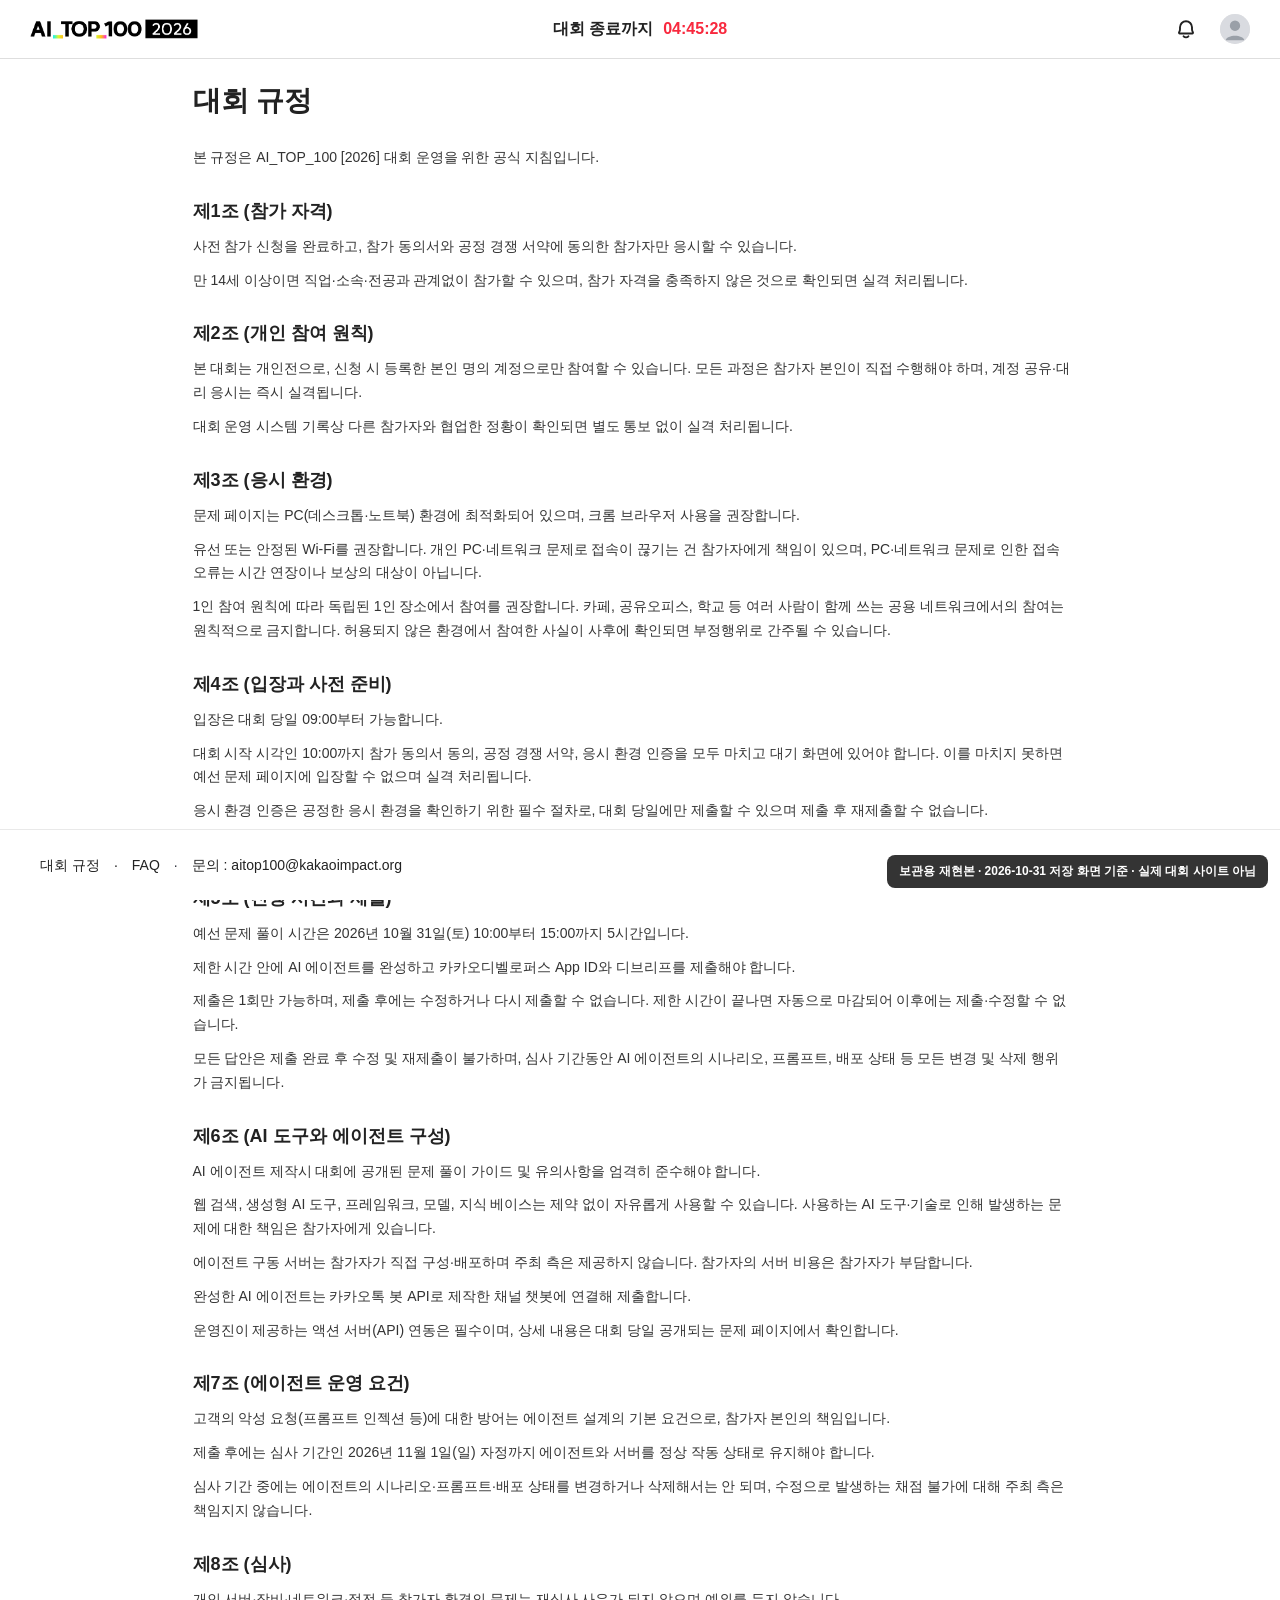
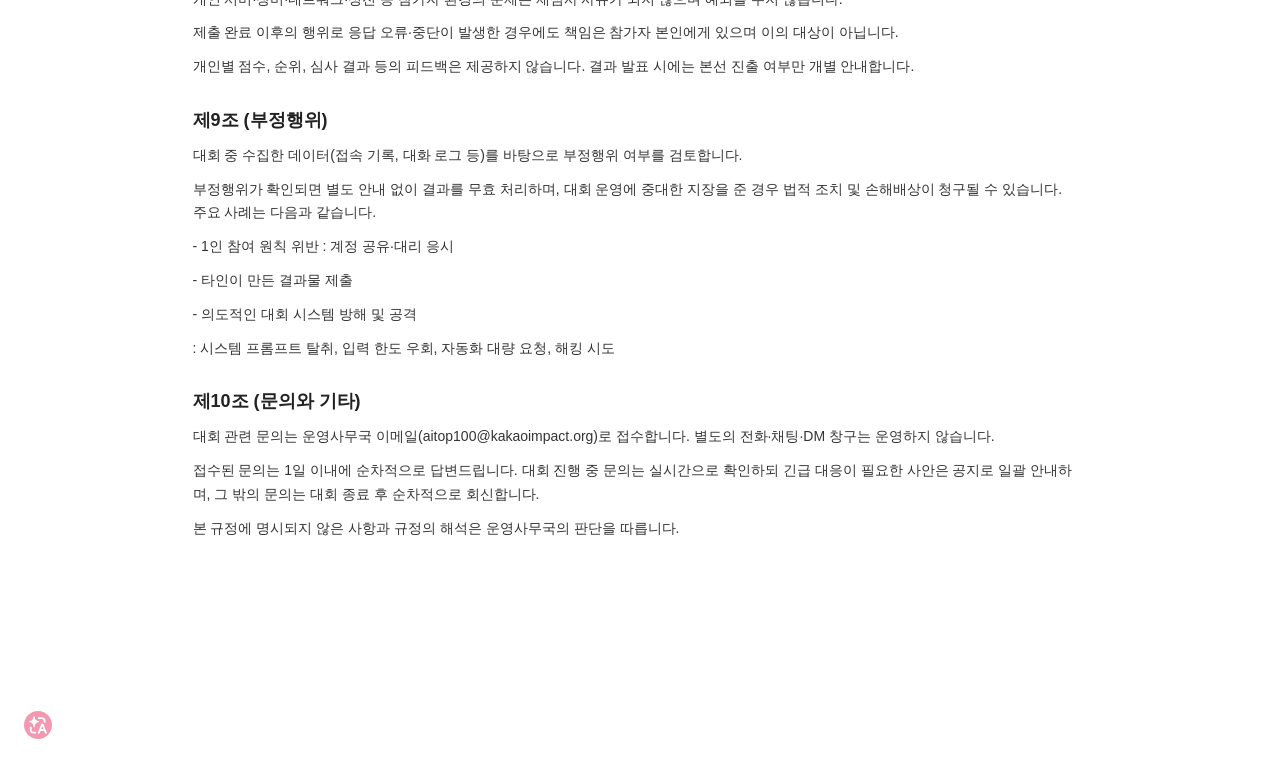
<file: aitop100-prelim/site/rules.html>
<!DOCTYPE html>
<!-- saved from url=(0028)https://aitop100.org/contest -->
<html lang="ko" data-immersive-translate-page-theme="light"><head><meta http-equiv="Content-Type" content="text/html; charset=UTF-8"><meta name="viewport" content="user-scalable=no, initial-scale=1, maximum-scale=1, minimum-scale=1, width=device-width"><title>예선 대회 문제 | AI_TOP_100 [2026]</title><style>.cont_error{background:#f4f5f7;height:100vh}.cont_error .section_error{height:100%}.cont_error .section_error .inner{flex-direction:column;justify-content:center;align-items:center;display:flex}.cont_error .tit_error{letter-spacing:-.04em;align-items:center;font-size:100px;display:flex}.cont_error .desc_error{letter-spacing:-.02em;margin-top:32px;font-size:26px;font-weight:700;line-height:1.38}.cont_error .desc_sub{letter-spacing:-.02em;color:#8a8d90;margin-top:10px;font-size:13px;line-height:1.5}.cont_error .btn_common{min-width:115px;margin-top:40px;font-size:13px;font-weight:600}.cont_error .img_burst{text-indent:-9999px;aspect-ratio:90/124;background-position:50%;background-repeat:no-repeat;background-size:cover;width:90px;margin-inline:-8px;font-size:0;line-height:0;display:inline-block;overflow:hidden}</style><style>.wrap_alarm{text-align:left;position:relative}.wrap_alarm .ico_alarm{background:url("data:image/svg+xml;charset=utf-8,%3Csvg xmlns='http://www.w3.org/2000/svg' width='24' height='24' fill='none' stroke='%23222' stroke-linecap='round' stroke-linejoin='round' stroke-width='1.9' viewBox='0 0 24 24'%3E%3Cpath d='M6 10.2a6 6 0 0 1 12 0v2.1c0 1.05.31 2.07.9 2.94a.775.775 0 0 1-.65 1.21H5.75c-.63 0-1-.69-.65-1.21.59-.87.9-1.89.9-2.94zM9.6 19.3a3.2 3.2 0 0 0 4.8 0'/%3E%3C/svg%3E") 50%/24px 24px no-repeat;width:24px;height:24px;display:block}.wrap_alarm .ico_alarm_new{background:#e5342a;border-radius:50%;width:7px;height:7px;position:absolute;top:0;right:0}.wrap_alarm .layer_alarm{z-index:1;background:var(--white);box-sizing:border-box;border-radius:16px;flex-direction:column;width:290px;height:352px;margin-top:14px;display:flex;position:absolute;top:100%;right:0;box-shadow:0 12px 34px #0000001f}@media only screen and (width<=720px){.wrap_alarm .layer_alarm{top:var(--header-height);width:auto;height:auto;margin:0 16px 16px;position:fixed;bottom:0;left:0;right:0}}.wrap_alarm .tit_alarm{padding:20px 22px 14px;font-size:16px}.wrap_alarm .txt_empty{text-align:center;color:#a0a4aa;margin-top:auto;padding:34px 22px 40px}.wrap_alarm .list_alarm{overflow-y:auto}.wrap_alarm .list_alarm li{border-top:1px solid #f2f3f5;flex-direction:column;gap:6px;padding:18px 22px;display:flex}.wrap_alarm .list_alarm li.is_unread{background:#e8effc}.wrap_alarm .tit_alarm_name{font-size:15px}.wrap_alarm .desc_alarm{font-size:14px}.wrap_alarm .txt_time{color:#a0a4aa;font-size:13px}</style><style>.doc-header.preliminary_header{z-index:101;position:fixed;top:0;left:0;right:0}.doc-header.preliminary_header .inner{max-width:none}.doc-header.preliminary_header .doc-title{width:168px}@media only screen and (width<=1023px){.doc-header.preliminary_header .doc-title{display:none}}.doc-header.preliminary_header .bundle_menu{display:none}@media only screen and (width<=1023px){.doc-header.preliminary_header .bundle_menu{display:block}}.doc-header.preliminary_header .btn_menu{justify-content:center;align-items:center;width:34px;height:34px;display:flex}.doc-header.preliminary_header .ico_menu{background-image:url("data:image/svg+xml;charset=utf-8,%3Csvg xmlns='http://www.w3.org/2000/svg' width='20' height='20' fill='none' stroke='%23111' stroke-linecap='round' stroke-width='2' viewBox='0 0 24 24'%3E%3Cpath d='M4 7h16M4 12h16M4 17h16'/%3E%3C/svg%3E");background-position:50%;background-repeat:no-repeat;background-size:20px 20px;width:20px;height:20px;display:block}.doc-header.preliminary_header .wrap_countdown{align-items:center;gap:10px;font-size:16px;display:flex;position:absolute;top:50%;left:50%;transform:translate(-50%,-50%)}@media only screen and (width<=720px){.doc-header.preliminary_header .wrap_countdown{gap:4px;font-size:14px}}.doc-header.preliminary_header .txt_countdown{color:#f8293e;font-weight:700}.doc-header.preliminary_header .wrap_profile{position:relative}@media only screen and (width<=1023px){.doc-header.preliminary_header .wrap_profile{display:none}}.doc-header.preliminary_header .img_profile{background:var(--field);-o-object-fit:cover;object-fit:cover;border-radius:50%;width:30px;height:30px;display:block}.doc-header.preliminary_header .layer_profile{z-index:1;background:var(--white);text-align:left;box-sizing:border-box;border-radius:12px;flex-direction:column;min-width:270px;margin-top:14px;display:flex;position:absolute;top:100%;right:0;box-shadow:0 8px 24px #00000029}.doc-header.preliminary_header .profile_info{padding:22px 24px 18px}.doc-header.preliminary_header .txt_profile{font-size:18px;font-weight:700;line-height:1.4}.doc-header.preliminary_header .btn_logout{text-align:left;border-top:1px solid #f0f1f3;padding:18px 24px;font-size:15px;font-weight:500}.doc-header.preliminary_header .bundle_info{align-items:center;gap:22px;margin-left:auto;display:flex}</style><style>.doc-header{z-index:100;width:100%;height:var(--header-height);border-bottom:1px solid var(--line);background:var(--white);position:fixed;top:0}.doc-header.ty_dark{background:linear-gradient(#000,#0000);border-bottom:none;transition:background .28s}.doc-header.ty_dark.scrolled{background:#000}.doc-header:has(.doc-gnb.open){background:var(--black)}.doc-header:has(.doc-gnb.open) .btn_gnb span{background:var(--white)}.doc-header .inner{justify-content:space-between;align-items:center;height:100%;display:flex}.doc-title{width:128px}@media only screen and (width<=720px){.doc-title{width:112px}}.doc-title a{color:#0000;font-size:1px;line-height:0;display:block;overflow:hidden}.list_gnb{justify-content:space-between;align-items:center;gap:60px;font-size:16px;font-weight:700;display:flex}@media only screen and (width<=720px){.list_gnb{flex-direction:column;align-items:flex-start;gap:0;padding:0 16px;font-size:23px;font-weight:900;display:flex}.list_gnb li{text-align:left;width:100%}}.list_gnb li:hover .btn_common.ty_cool{color:var(--white);transform:translateY(-2px)}.list_gnb li.ty_login{box-sizing:border-box;justify-content:space-between;align-items:center;padding:14px 4px;display:flex}.list_gnb .btn_common.ty_cool{transition:color .2s,transform .2s;transform:translateZ(0)}@media only screen and (width<=720px){.list_gnb .btn_common.ty_cool{all:unset;box-sizing:border-box;color:#000;width:100%;font:inherit;cursor:pointer;padding:14px 4px;display:block}.ty_dark .list_gnb .btn_common.ty_cool{color:#fff}}.link_gnb{color:#000}.doc-gnb.open .link_gnb,.ty_dark .link_gnb{color:#fff}@media only screen and (width<=720px){.ty_login .link_gnb{border:0;align-self:stretch;align-items:center;padding:0;font-size:16px;font-weight:700;text-decoration:underline;display:flex}.link_gnb{border-bottom:1px solid var(--line);padding:14px 4px;display:block}.ty_dark .link_gnb{border-bottom-color:#333}}.txt_login{letter-spacing:-.02em;font-size:16px;font-weight:500;display:none}@media only screen and (width<=720px){.txt_login{display:block}}.doc-gnb.open .txt_login,.ty_dark .txt_login{color:var(--white)}.doc-gnb{align-items:center;gap:60px;display:flex}@media only screen and (width<=720px){.doc-gnb{top:var(--header-height);border-bottom:1px solid var(--line);background:var(--white);flex-direction:column;align-items:stretch;gap:0;padding-bottom:12px;display:none;position:absolute;left:0;right:0}.ty_dark .doc-gnb{background:var(--black);border-bottom-color:#333}.doc-gnb.open{background:var(--black);display:flex}.doc-gnb:after{background:var(--spectrum,linear-gradient(90deg,#04f3ff,#90f779,#ddf730,#ffbd19,#ff638a,#ff1fe0));content:"";height:6px;position:absolute;bottom:-2px;left:0;right:0}}.wrap_profile{align-self:stretch;align-items:center;display:flex;position:relative}@media only screen and (width<=720px){.wrap_profile{align-self:flex-start;width:100%}.wrap_profile .profile_pc{display:none}}.wrap_profile .profile_mo{display:none}@media only screen and (width<=720px){.wrap_profile .profile_mo{display:flex}}.profile_mo{box-sizing:border-box;align-items:center;gap:20px;width:100%;padding:14px 16px;font-size:16px;display:flex}.doc-gnb.open .profile_mo,.ty_dark .profile_mo{color:#fff}.profile_mo .txt_profile{white-space:nowrap;text-overflow:ellipsis;font-size:20px;font-weight:800;overflow:hidden}.btn_logout_mo{flex-shrink:0;align-self:stretch;margin-left:auto;font-size:16px;font-weight:700;text-decoration:underline}.doc-gnb.open .btn_logout_mo,.ty_dark .btn_logout_mo{color:#fff}.btn_profile{color:#000;align-items:center;gap:8px;font-size:14px;line-height:1.2;display:inline-flex}.ty_dark .btn_profile{color:#fff}@media only screen and (width<=720px){.btn_profile{align-self:flex-start;width:100%;padding:14px 16px;font-size:16px}}.img_profile{-o-object-fit:cover;object-fit:cover;background:var(--field);border-radius:50%;flex-shrink:0;width:24px;height:24px}@media only screen and (width<=720px){.img_profile{width:48px;height:48px}}.txt_profile{font-weight:400}.txt_caret{border-left:4px solid #0000;border-right:4px solid #0000;border-top:5px solid var(--gray-2);flex-shrink:0;width:0;height:0}.ty_dark .txt_caret{border-top-color:#9a9a9a}.layer_profile{z-index:1;background:var(--white);border:1px solid #00000014;border-radius:12px;min-width:108px;margin-top:8px;padding:6px 0;position:absolute;top:100%;right:0;box-shadow:0 8px 24px #00000029}@media only screen and (width<=720px){.layer_profile{right:20px}}.btn_logout{color:#000;text-align:left;width:100%;padding:8px 16px;font-size:14px;font-weight:400;line-height:1.4;display:block}.btn_gnb{display:none}@media only screen and (width<=720px){.btn_gnb{box-sizing:border-box;flex-direction:column;justify-content:center;align-items:center;gap:5px;width:44px;height:44px;padding:9px;display:flex}.btn_gnb span{background:var(--black);width:100%;height:2px;transition:transform .2s,opacity .15s}.btn_gnb[aria-expanded=true] span:first-child{transform:translateY(7px)rotate(45deg)}.btn_gnb[aria-expanded=true] span:nth-child(2){opacity:0}.btn_gnb[aria-expanded=true] span:nth-child(3){transform:translateY(-7px)rotate(-45deg)}.ty_dark .btn_gnb span{background:var(--white)}}</style><style>.content_layer_faq{text-align:left}.content_layer_faq .list_tab{flex-wrap:wrap;gap:8px;margin-bottom:14px;display:flex}.content_layer_faq .btn_tab{color:#8a8d90;box-sizing:border-box;background:#eceef1;border-radius:999px;justify-content:center;align-items:center;min-height:38px;padding:0 18px;font-size:14px;font-weight:700;line-height:1.4;display:inline-flex}.content_layer_faq .btn_tab.active{color:var(--white);background:#2b2f36}.content_layer_faq .list_faq{flex-direction:column;gap:10px;display:flex}.content_layer_faq .item_faq{box-sizing:border-box}.content_layer_faq .item_faq.open .box_answer{opacity:1;grid-template-rows:1fr}.content_layer_faq .item_faq.open .ico_arrow{transform:rotate(180deg)}.content_layer_faq .btn_toggle{background:var(--white);text-align:left;box-sizing:border-box;border-radius:16px;justify-content:space-between;align-items:flex-start;gap:12px;width:100%;padding:18px 20px;display:flex}.content_layer_faq .bundle_text{flex-direction:column;gap:6px;min-width:0;display:flex}.content_layer_faq .txt_category{color:#595959;font-size:14px;font-weight:400;line-height:1.4}.content_layer_faq .txt_question{color:#111;font-size:16px;font-weight:700}.content_layer_faq .ico_arrow{width:20px;height:20px;transition:transform .22s var(--ease);background:url("data:image/svg+xml;charset=utf-8,%3Csvg xmlns='http://www.w3.org/2000/svg' width='20' height='20' fill='none' viewBox='0 0 20 20'%3E%3Cpath stroke='%239a9ea6' stroke-linecap='round' stroke-linejoin='round' stroke-width='1.8' d='m5 7.5 5 5 5-5'/%3E%3C/svg%3E") 50%/20px 20px no-repeat;flex-shrink:0;margin-top:2px}.content_layer_faq .box_answer{opacity:0;transition:grid-template-rows .28s var(--ease),opacity .22s var(--ease);grid-template-rows:0fr;display:grid}.content_layer_faq .inner_answer{min-height:0;overflow:hidden}.content_layer_faq .desc_answer{color:#4a4f57;padding:16px 20px 6px;font-size:14px;font-weight:400;line-height:1.85}.content_layer_faq .desc_faq_status{color:#4a4f57;text-align:center;padding:40px 0;font-size:14px;line-height:1.85}</style><style>.content_layer_rule{color:#343842;background:var(--white);border-radius:16px;padding:22px 24px}.content_layer_rule .desc_rule{text-align:left;font-size:15px;font-weight:400;line-height:1.8}</style><style>.doc-footer.preliminary_footer{z-index:100;height:var(--footer-height-preliminary);background:var(--white);border-top:1px solid #e9e9e9;align-items:center;padding:0 40px;display:flex;position:fixed;bottom:0;left:0;right:0}@media only screen and (width<=720px){.doc-footer.preliminary_footer{padding:0 16px}}.container-doc:has(.hide_footer) .doc-footer.preliminary_footer{display:none}.doc-footer.preliminary_footer .wrap_info{color:#343842;align-items:center;gap:14px;font-size:14px;font-weight:500;display:flex}@media only screen and (width<=720px){.doc-footer.preliminary_footer .wrap_info{gap:4px}}.doc-footer.preliminary_footer .btn_faq,.doc-footer.preliminary_footer .item_contact{align-items:center;gap:14px;display:flex}@media only screen and (width<=720px){.doc-footer.preliminary_footer .btn_faq,.doc-footer.preliminary_footer .item_contact{gap:4px}}.doc-footer.preliminary_footer .btn_faq:before,.doc-footer.preliminary_footer .item_contact:before{content:"·"}</style><style>.doc-footer{color:#555;padding-block:42px 80px}@media only screen and (width<=720px){.doc-footer{padding-bottom:87px}}.doc-footer .wrap_logo{border-top:1px solid var(--line);padding-top:24px}.doc-footer .logo_footer{width:150px}.doc-footer .list_corp{border-bottom:1px solid var(--line);gap:48px;margin-top:48px;padding-bottom:42px;display:flex}@media only screen and (width<=720px){.doc-footer .list_corp{flex-direction:column;gap:28px;margin-top:36px;padding-bottom:30px}}.doc-footer .list_corp li{flex-direction:column;align-items:flex-start;gap:10px;display:flex}.doc-footer .list_corp li>ul{align-items:center;gap:20px;min-height:30px;display:flex}.doc-footer .list_corp img{width:100%;display:block}.doc-footer .list_corp .item_msit{margin-left:-12px}.doc-footer .item_kakaoimpact{width:155px}.doc-footer .item_msit{width:157px}.doc-footer .item_kakao{width:70px}.doc-footer .tit_corp{color:var(--black);font-size:12px;font-weight:800;line-height:1}.doc-footer .info_copyright{justify-content:space-between;padding-top:16px;font-size:11px;display:flex}@media only screen and (width<=720px){.doc-footer .info_copyright{flex-direction:column;align-items:flex-start;gap:20px}}</style><style>.comm_layer{z-index:1000;box-sizing:border-box;justify-content:center;align-items:center;width:100%;height:100%;display:flex;position:fixed;inset:0}.comm_layer.notice_layer{background-color:#00000080;padding-inline:20px}.comm_layer.notice_layer .inner_layer{box-sizing:border-box;text-align:center;background:#fff;border-radius:24px;flex-direction:column;align-items:center;gap:10px;width:100%;max-width:400px;padding:40px 34px 30px;display:flex}.comm_layer.notice_layer .tit_layer{font-size:19px;font-weight:800}.comm_layer.notice_layer .ico_notice_red{background-image:url("data:image/svg+xml;charset=utf-8,%3Csvg xmlns='http://www.w3.org/2000/svg' width='36' height='36' fill='none' viewBox='0 0 24 24'%3E%3Cpath fill='%23f8293e' d='m12 3.2 10.4 17.4H1.6z'/%3E%3Cpath stroke='%23fff' stroke-linecap='round' stroke-width='2.1' d='M12 9.2v4.9m0 2.7v.7'/%3E%3C/svg%3E");background-position:50%;background-repeat:no-repeat;background-size:36px 36px;width:36px;height:36px;margin:0 auto 16px;display:block}.comm_layer.notice_layer .desc_layer{color:#9a9a9a;text-align:center;font-size:14px;line-height:1.7}.comm_layer.notice_layer .wrap_btn{width:100%;max-width:230px;margin-top:20px}.comm_layer.notice_layer .wrap_btn.ty_dual{gap:8px;max-width:280px;display:flex}.comm_layer.notice_layer .btn_common{color:#fff;background:#333a44;width:100%;font-size:15px;font-weight:700}.comm_layer.notice_layer .btn_common.ty_gray{color:#555;background:#f2f2f2}</style><style>.comm_layer.preliminary_layer{justify-content:flex-end;padding:24px}@media only screen and (width<=720px){.comm_layer.preliminary_layer{padding:16px}}.comm_layer.preliminary_layer .inner_layer{box-sizing:border-box;text-align:center;background:#fff;border-radius:24px;flex-direction:column;align-items:center;width:100%;max-width:620px;height:100%;max-height:100%;display:flex;position:relative;overflow:hidden;box-shadow:0 18px 50px #00000029}.comm_layer.preliminary_layer .tit_layer{font-size:22px}.comm_layer.preliminary_layer .btn_close{box-sizing:content-box;background-image:url("data:image/svg+xml;charset=utf-8,%3Csvg xmlns='http://www.w3.org/2000/svg' width='24' height='24' fill='none' stroke='%23111' stroke-linecap='round' stroke-width='2' viewBox='0 0 24 24'%3E%3Cpath d='m5 5 14 14M19 5 5 19'/%3E%3C/svg%3E");background-position:50%;background-repeat:no-repeat;background-size:24px 24px;flex-shrink:0;width:24px;height:24px;padding:4px}.comm_layer.preliminary_layer .layer_head{box-sizing:border-box;border-bottom:1px solid #eff0f2;justify-content:space-between;align-items:center;width:100%;padding:22px 20px 18px;display:flex}.comm_layer.preliminary_layer .cont_layer{box-sizing:border-box;background:#f5f6f8;width:100%;height:100%;min-height:0;padding:20px 20px 26px;overflow-y:auto}</style><style>.wrap_toast{z-index:100;position:fixed;bottom:102px;right:32px}@media only screen and (width<=720px){.wrap_toast{bottom:16px;left:16px;right:16px}}.wrap_toast.ty_notice .inner_toast{background:#fff6dd}.wrap_toast.ty_notice .tit_toast{color:#c98a00}.wrap_toast.ty_notice .ico_toast{background:#f5a623}.wrap_toast.ty_notice .ico_toast:before{content:"!";font-size:20px;font-weight:800}.wrap_toast .inner_toast{-moz-column-gap:16px;box-sizing:border-box;background:#e4ecfb;border-radius:14px;grid-template-columns:44px auto 55px;grid-template-areas:"ico_toast tit_toast btn_close""ico_toast desc_toast btn_close";align-items:center;gap:2px 16px;width:100%;min-width:450px;min-height:114px;padding-left:22px;display:grid;box-shadow:0 6px 20px #00000014}@media only screen and (width<=720px){.wrap_toast .inner_toast{min-width:auto}}.wrap_toast .tit_toast{color:#1c55ff;grid-area:tit_toast;align-self:flex-end;font-size:17px;font-weight:700}.wrap_toast .desc_toast{color:#111;grid-area:desc_toast;align-self:flex-start;font-size:15px;font-weight:500;line-height:1.6}.wrap_toast .ico_toast{color:#fff;background:#1d5fe0 url("data:image/svg+xml;charset=utf-8,%3Csvg xmlns='http://www.w3.org/2000/svg' width='18' height='18' fill='none' stroke='%23fff' stroke-linecap='round' stroke-linejoin='round' stroke-width='2.1' viewBox='0 0 24 24'%3E%3Cpath d='M18 8A6 6 0 1 0 6 8c0 6-2 7-2 7h16s-2-1-2-7M10.3 20a2 2 0 0 0 3.4 0'/%3E%3C/svg%3E") 50%/18px 18px no-repeat;border-radius:999px;grid-area:ico_toast;justify-content:center;align-items:center;width:44px;height:44px;display:flex}.wrap_toast .btn_close{box-sizing:border-box;color:#6b6b6b;grid-area:btn_close;margin-right:auto;padding:22px}</style><style>.inner{width:100%;height:100%;max-width:calc(var(--max) + var(--inner-padding-inline)*2);padding-inline:var(--inner-padding-inline);box-sizing:border-box;text-align:center;margin:0 auto}.inner.ty_full{max-width:none;padding-inline:0}</style><style>.section_common.hero{height:473px;position:relative}@media only screen and (width<=720px){.section_common.hero{height:330px}}.section_common.hero:after{z-index:10;content:"";background:linear-gradient(#00000038,#00000061);position:absolute;inset:0}.section_common.hero .inner{position:relative}.box_logo{z-index:20;width:214px;position:absolute;top:50%;left:50%;transform:translate(-50%,-50%)}@media only screen and (width<=720px){.box_logo{width:156px}}.box_logo img{width:100%;display:block}.wrap_images,.wrap_images img{position:absolute;inset:0}.wrap_images img{-o-object-fit:cover;object-fit:cover;opacity:0;width:100%;height:100%;transition:opacity .8s;display:block}.wrap_images img.is_active{z-index:1;opacity:1}</style><style>.section_common.deadline{background:var(--gray)}.section_common.deadline .inner{padding-block:140px}@media only screen and (width<=720px){.section_common.deadline .inner{padding-block:80px}}.section_common.deadline .num_countdown,.section_common.deadline .tit_section,.section_common.deadline .txt_deadline{display:block}.section_common.deadline .tit_section{letter-spacing:-.07em;font-size:33px;font-weight:700;line-height:1.2}@media only screen and (width<=720px){.section_common.deadline .tit_section{letter-spacing:-.025em;font-size:28px;line-height:1.5}}.section_common.deadline .txt_deadline{color:#222;margin-top:23px;font-size:17px;font-weight:500}@media only screen and (width<=720px){.section_common.deadline .txt_deadline{font-size:16px}}.section_common.deadline .desc_deadline{color:#111;margin-top:22px;font-size:17px;font-weight:500;line-height:1.6}.section_common.deadline .num_countdown{letter-spacing:-.07em;font-variant-numeric:tabular-nums;margin-top:10px}.section_common.deadline .txt_dday{letter-spacing:-.07em;font-size:70px;font-weight:700;line-height:.9;display:block}.section_common.deadline .txt_time{letter-spacing:-.03em;margin-top:8px;font-size:40px;font-weight:800;line-height:1;display:block}.section_common.deadline .btn_common{margin-top:28px}.section_common.deadline .btn_common:disabled,.section_common.deadline .btn_common[aria-disabled=true]{color:#9a9a9a;background:#dcdcdc}.section_common.deadline .txt_notice{color:#8a8a8a;margin-top:20px;display:block}@media only screen and (width<=720px){.section_common.deadline .txt_notice{font-size:13px}}</style><style>.section_common.board{--pb-img:56px;--pb-gap:8px;--pb-msg:15px;--pb-nick:10px;--pb-bar:15px;--pb-inner:4px;--pb-radius:3px;--pb-card-gap:22px;--pb-row:74px;--pb-logo:24px;--pb-pad:32px;--pb-cool:linear-gradient(90deg,#04f3ff,#90f779);--pb-warm:linear-gradient(90deg,#ddf730,#ffbd19);--pb-hot:linear-gradient(90deg,#ff638a,#ff1fe0);box-sizing:border-box;height:calc(var(--pb-row)*4 + var(--pb-pad)*2);padding-block:var(--pb-pad);color:var(--white);background:var(--black)}.section_common.board .inner{overflow:hidden}@media only screen and (width<=720px){.section_common.board{--pb-img:40px;--pb-gap:6px;--pb-msg:11px;--pb-nick:8px;--pb-bar:11px;--pb-inner:3px;--pb-radius:2px;--pb-card-gap:16px;--pb-row:53px;--pb-logo:17px;--pb-pad:20px}}.wrap_board{width:100%;height:100%;overflow:hidden}.list_profile{height:var(--pb-row);overflow:hidden}.inner_list{align-items:center;gap:var(--pb-card-gap);width:max-content;height:var(--pb-row);will-change:transform;padding-inline:6px;animation:35s linear infinite board-scroll;display:flex}@media only screen and (width<=720px){.inner_list{animation-duration:20s}}.item_profile{--profile-copy-width:240px;flex:0 0 calc(var(--pb-img) + var(--pb-gap) + var(--profile-copy-width));grid-template-columns:var(--pb-img) var(--profile-copy-width);grid-template-rows:auto var(--pb-bar);-moz-column-gap:var(--pb-gap);column-gap:var(--pb-gap);width:calc(var(--pb-img) + var(--pb-gap) + var(--profile-copy-width));height:var(--pb-img);align-content:space-between;transition:width .55s,flex-basis .55s,grid-template-columns .55s;display:grid}@media only screen and (width<=720px){.item_profile{--profile-copy-width:180px}}.thumb_profile{width:var(--pb-img);height:var(--pb-img);border-radius:var(--pb-radius);-o-object-fit:cover;object-fit:cover;background:#1a1a1a;grid-area:1/1/span 2;align-self:center}.info_profile{width:var(--profile-copy-width);text-align:left;grid-area:1/2;min-width:0}.desc_profile{width:100%;font-weight:800;font-size:var(--pb-msg);color:var(--white);line-height:1.3}.desc_profile,.name_profile{white-space:nowrap;overflow:hidden}.name_profile{margin-top:var(--pb-inner);font-weight:600;font-size:var(--pb-nick);color:#e0e0e0;line-height:1.2}.name_profile .role{color:#9a9a9a;font-weight:500}.bar_profile{width:100%;height:var(--pb-bar);background:var(--pb-cool);grid-area:2/2;position:relative;overflow:hidden}.bar_profile.ty_warm{background:var(--pb-warm)}.bar_profile.ty_hot{background:var(--pb-hot)}.bar_profile:before{content:"";background:linear-gradient(90deg,#0000,#ffffff80,#0000);width:100%;animation:2s linear infinite board-underbar;position:absolute;inset:0 auto 0 -100%}.box_brand{width:180px;height:var(--pb-img);flex:0 0 180px;justify-content:center;align-items:center;display:flex}.box_brand img{width:auto;height:var(--pb-logo);display:block}@media only screen and (width<=720px){.box_brand{flex-basis:140px;width:140px}}.item_profile.out .thumb_profile{animation:1s ease-out forwards board-image-out}.item_profile.out .bar_profile,.item_profile.out .info_profile{animation:1s ease-out forwards board-wipe-out}.item_profile.in .thumb_profile{animation:1s ease-out forwards board-image-in}.item_profile.in .bar_profile,.item_profile.in .info_profile{animation:1s ease-out forwards board-wipe-in}@keyframes board-scroll{0%{transform:translate(0)}to{transform:translate(-50%)}}@keyframes board-image-out{0%{opacity:1;transform:scale(1)}to{opacity:0;transform:scale(.7)}}@keyframes board-image-in{0%{opacity:0;transform:scale(.7)}to{opacity:1;transform:scale(1)}}@keyframes board-wipe-out{0%{clip-path:inset(0);opacity:1}to{clip-path:inset(0 100% 0 0);opacity:0}}@keyframes board-wipe-in{0%{clip-path:inset(0 100% 0 0);opacity:0}to{clip-path:inset(0);opacity:1}}@keyframes board-underbar{0%{left:-100%}to{left:100%}}</style><style>.section_common.mission .inner{padding-block:90px}@media only screen and (width<=720px){.section_common.mission .inner{padding-block:68px}}.section_common.mission .tit_section{letter-spacing:-.075em;color:var(--ink);font-size:42px;font-weight:900;line-height:1.32}@media only screen and (width<=720px){.section_common.mission .tit_section{font-size:29px;font-weight:800;line-height:1.16}}.section_common.mission .desc_section{letter-spacing:-.05em;color:var(--muted);margin-top:23px;font-size:20px;font-weight:600;line-height:1.55}@media only screen and (width<=720px){.section_common.mission .desc_section{font-size:16px}}.section_common.mission .desc_section span{display:block}.section_common.mission .desc_section span:last-child{margin-top:16px}.list_story{text-align:left;grid-template-columns:repeat(3,1fr);gap:18px;width:100%;max-width:1080px;height:100%;margin:72px auto 28px;display:grid}@media only screen and (width<=720px){.list_story{flex-direction:column;margin-bottom:0;display:flex}}.item_story{border:1px solid var(--line);border-radius:var(--radius);background:var(--white);box-sizing:border-box;height:100%;transition:transform .2s var(--ease),box-shadow .2s ease;flex-direction:column;display:flex;overflow:hidden}@media (hover:hover) and (pointer:fine){.item_story:hover{transform:translateY(-8px);box-shadow:0 12px 28px #00000017}}.thumb_story{height:255px;position:relative;overflow:hidden}.thumb_story img{-o-object-fit:cover;object-fit:cover;width:100%;height:100%;display:block}.thumb_story .dimmed_overlay{z-index:2;background:linear-gradient(0deg,#000000d1 0,#0000004d 55%,#0000000d);position:absolute;inset:0}.thumb_story .tit_overlay{z-index:3;letter-spacing:-.03em;color:#fff;padding:22px 24px;font-size:18px;font-weight:900;line-height:1.3;position:absolute;bottom:0;left:0;right:0}.info_story{flex-direction:column;flex:1;padding:20px 24px 22px;display:flex}@media only screen and (width<=720px){.info_story{min-width:0;padding:12px 14px}}.name_story{font-size:20px;font-weight:900}@media only screen and (width<=720px){.name_story{font-size:17px}}.role_story{color:#595959;font-size:12px;font-weight:500}@media only screen and (width<=720px){.role_story{font-size:14px}}.desc_story{color:#555;margin-top:7px;font-size:14px;line-height:1.65}@media only screen and (width<=720px){.desc_story{font-size:16px}}.link_more{color:#222;text-underline-offset:3px;margin-top:auto;padding-top:18px;font-size:12px;font-weight:900;text-decoration:underline;display:block}</style><style>.section_common.how .inner{padding-block:140px}@media only screen and (width<=720px){.section_common.how .inner{padding-block:80px}}.section_common.how .line_common{vertical-align:top;padding-top:22px;font-size:22px;font-weight:800;line-height:1.25;display:inline-block;position:relative}@media only screen and (width<=720px){.section_common.how .line_common{font-size:20px}}.section_common.how .line_common:before{content:"";width:58px;height:4px;position:absolute;top:0;left:0}.section_common.how .line_common.ty_warm:before{background:var(--warm)}.section_common.how .line_common.ty_cool:before{background:var(--cool)}.section_common.how .line_common.ty_hot:before{background:var(--hot)}.section_common.how .tit_section{letter-spacing:-.075em;font-size:58px;font-weight:900;line-height:.98}@media only screen and (width<=720px){.section_common.how .tit_section{font-size:30px}}.section_common.how .info_timeline,.section_common.how .item_how{border:1px solid var(--line);border-radius:var(--radius);background:var(--gray);padding:28px}.section_common.how .info_how{grid-template-columns:.5fr 1fr;gap:18px;margin-top:46px;display:grid}@media only screen and (width<=720px){.section_common.how .info_how{grid-template-columns:1fr}}.section_common.how .item_how{box-sizing:border-box;flex-direction:column;align-items:flex-start;display:flex}@media only screen and (width<=720px){.section_common.how .item_how{flex:initial;max-width:none}}.section_common.how .item_how .desc_how{text-align:left;color:#666;margin-top:22px;font-size:16px;font-weight:500;line-height:1.7}@media only screen and (width<=720px){.section_common.how .item_how .desc_how{font-size:16px;line-height:1.65}}.section_common.how .info_timeline{text-align:left;margin-top:18px}.section_common.how .list_timeline{word-break:break-all;grid-template-columns:repeat(4,1fr);gap:24px;margin-top:28px;display:grid}@media only screen and (width<=720px){.section_common.how .list_timeline{-moz-column-gap:16px;grid-template-columns:1fr;gap:24px 16px}}.section_common.how .list_timeline li{box-sizing:border-box;flex-direction:column;align-items:flex-start;gap:8px;min-width:0;display:flex;position:relative}@media only screen and (width<=720px){.section_common.how .list_timeline li+li{border-top:1px solid var(--line);padding-top:24px}}.section_common.how .list_timeline .txt_timeline{font-size:18px;font-weight:800;line-height:1.2}.section_common.how .list_timeline .txt_date{font-size:18px;font-weight:500;line-height:1.65}@media only screen and (width<=720px){.section_common.how .list_timeline .txt_date{font-size:16px}}.section_common.how .list_timeline .txt_notice{color:var(--muted);font-size:16px;font-weight:600;line-height:1.55}@media only screen and (width<=720px){.section_common.how .list_timeline .txt_notice{font-size:14px}}</style><style>.section_common.prizes{background:var(--black);color:var(--white)}.section_common.prizes .inner{padding-block:140px}@media only screen and (width<=720px){.section_common.prizes .inner{padding-block:80px}}.section_common.prizes .tit_section{letter-spacing:-.075em;font-size:56px;font-weight:900;line-height:.98}@media only screen and (width<=720px){.section_common.prizes .tit_section{font-size:32px}}.section_common.prizes .info_prizes,.section_common.prizes .list_benefit li,.section_common.prizes .list_prizes li{border-radius:var(--radius);background:#101010;border:1px solid #323232;padding:24px}.section_common.prizes .list_benefit,.section_common.prizes .list_prizes{gap:8px;display:flex}.section_common.prizes .list_prizes{margin-top:44px}@media only screen and (width<=720px){.section_common.prizes .list_prizes{flex-direction:column}}.section_common.prizes .list_prizes li{box-sizing:border-box;flex-direction:column;flex:1;align-items:flex-start;gap:8px;min-height:210px;display:flex;position:relative;overflow:hidden}@media only screen and (width<=720px){.section_common.prizes .list_prizes li{min-height:180px}}.section_common.prizes .list_prizes li:after{background:var(--cool);filter:blur(10px);opacity:.85;content:"";border-radius:50%;width:110px;height:110px;position:absolute;bottom:-25px;right:-20px}.section_common.prizes .list_prizes li.ty_spectrum:after{background:var(--spectrum)}.section_common.prizes .list_prizes li.ty_warm:after{background:var(--warm)}.section_common.prizes .list_prizes li.ty_hot:after{background:var(--hot)}.section_common.prizes .list_prizes li.ty_cool:after{background:var(--cool)}.section_common.prizes .txt_prizes{font-size:22px;font-weight:700}.section_common.prizes .txt_money{color:#ddd;font-size:18px;font-weight:800}.section_common.prizes .txt_award{color:#a3a3a3;font-size:15px}.section_common.prizes .info_prizes{justify-content:space-between;align-items:center;margin-top:8px;display:flex}@media only screen and (width<=720px){.section_common.prizes .info_prizes{flex-direction:column;align-items:flex-start}}.section_common.prizes .txt_info{font-size:18px}.section_common.prizes .txt_subsidy{color:var(--yellow);font-size:26px;font-weight:700}.section_common.prizes .txt_notice{color:#a3a3a3;font-size:15px}.section_common.prizes .tit_benefit{margin-top:24px;font-size:18px;line-height:1.4;display:block}.section_common.prizes .list_benefit{margin-top:16px;display:flex}@media only screen and (width<=720px){.section_common.prizes .list_benefit{flex-direction:column}}.section_common.prizes .list_benefit li{text-align:left;flex-direction:column;flex:1;padding:14px;display:flex}.section_common.prizes .list_benefit li:first-of-type .wrap_img{align-items:flex-end}.section_common.prizes .list_benefit li:nth-of-type(2) .txt_benefit:before{background:var(--cool)}.section_common.prizes .list_benefit li:nth-of-type(3) .txt_benefit:before{background:var(--warm)}.section_common.prizes .list_benefit .wrap_img{border-radius:calc(var(--radius) - 2px);box-sizing:border-box;background:#1f1f1f;align-items:flex-start;height:188px;display:flex;overflow:hidden}.section_common.prizes .list_benefit .thumb_benefit{-o-object-fit:cover;object-fit:cover;width:100%;height:100%;display:block}.section_common.prizes .list_benefit .txt_benefit{margin-top:18px;padding-top:33px;font-size:18px;font-weight:700;position:relative}.section_common.prizes .list_benefit .txt_benefit:before{background:var(--hot);content:"";width:58px;height:5px;position:absolute;top:0}.section_common.prizes .list_benefit .desc_benefit{color:#a3a3a3;margin-top:8px;font-size:14px;line-height:1.6}</style><style>.section_common.faq .inner{max-width:820px;padding-block:140px}@media only screen and (width<=720px){.section_common.faq .inner{padding-block:80px 120px}}.section_common.faq .tit_section{letter-spacing:-.075em;font-size:56px;font-weight:900;line-height:.98}@media only screen and (width<=720px){.section_common.faq .tit_section{font-size:32px}}.section_common.faq .item_faq{border-bottom:1px solid var(--line)}.section_common.faq .btn_toggle{text-align:left;justify-content:space-between;align-items:center;width:100%;padding:22px 2px;display:flex}.section_common.faq .box_answer{opacity:0;text-align:left;transition:grid-template-rows .28s var(--ease),opacity .22s var(--ease);grid-template-rows:0fr;display:grid}.section_common.faq .inner_answer{min-height:0;overflow:hidden}.section_common.faq .item_faq.open .box_answer{opacity:1;grid-template-rows:1fr}.section_common.faq .item_faq.open .ico_plus{background-image:url("data:image/svg+xml;charset=utf-8,%3Csvg xmlns='http://www.w3.org/2000/svg' width='20' height='20' viewBox='0 0 20 20'%3E%3Cpath stroke='%23000' stroke-linecap='round' stroke-width='2.5' d='M10 4v12m-6-6h12'/%3E%3C/svg%3E");transform:rotate(45deg)}.section_common.faq .txt_question{color:var(--ink);font-size:18px;font-weight:800}.section_common.faq .desc_answer{color:#666;padding-bottom:20px;font-size:16px;line-height:1.75}.section_common.faq .desc_contact{color:#595959;margin-top:48px;font-size:13px}@media only screen and (width<=720px){.section_common.faq .desc_contact{font-size:14px}}.section_common.faq .desc_contact a{color:var(--black);font-weight:800;text-decoration:underline}@media only screen and (width<=720px){.section_common.faq .desc_contact a{padding-block:12px;display:inline-block}}.section_common.faq .ico_plus{width:16px;height:16px;transition:transform .22s var(--ease);background-image:url("data:image/svg+xml;charset=utf-8,%3Csvg xmlns='http://www.w3.org/2000/svg' width='20' height='20' viewBox='0 0 20 20'%3E%3Cpath stroke='%23888' stroke-linecap='round' stroke-width='2.5' d='M10 4v12m-6-6h12'/%3E%3C/svg%3E");background-position:50%;background-repeat:no-repeat;background-size:100% 100%}.tab_list{justify-content:center;gap:8px;margin-top:36px;display:flex}@media only screen and (width<=720px){.tab_list{grid-template-columns:repeat(2,1fr);gap:8px;display:grid}}.tab_content{border-top:1px solid var(--ink);margin-top:28px}</style><style>.schedule_ticker{z-index:36;isolation:isolate;height:36px;min-height:36px;color:var(--black);background:var(--cool);opacity:0;visibility:hidden;pointer-events:none;align-items:center;transition:opacity .35s,transform .35s,visibility 0s linear .35s;display:flex;position:fixed;bottom:0;left:0;right:0;overflow:hidden;transform:translateY(100%)}.schedule_ticker.is_visible{opacity:1;visibility:visible;pointer-events:auto;transition-delay:0s;transform:translateY(0)}.schedule_ticker:before{content:"";z-index:-1;background:var(--hot);opacity:0;pointer-events:none;animation:9s ease-in-out infinite ticker-gradient-dissolve;position:absolute;inset:0}.schedule_ticker_track{z-index:1;will-change:transform;align-items:center;width:max-content;height:100%;animation:40s linear infinite schedule-ticker-scroll;display:flex;position:relative;transform:translateZ(0)}.schedule_ticker_group{flex:none;align-items:center;gap:0;height:100%;padding:0;display:inline-flex}.schedule_ticker_group+.schedule_ticker_group{margin-left:0}.schedule_ticker_item{white-space:nowrap;letter-spacing:-.025em;align-items:center;height:100%;font-size:clamp(19px,1.75vw,24px);font-weight:800;line-height:1;display:inline-flex;position:relative}.schedule_ticker_group .schedule_ticker_item:first-child:before,.schedule_ticker_item+.schedule_ticker_item:before{content:"•";color:#00000080;margin:0 clamp(8px,1.2vw,16px);font-weight:400;display:inline-block}.schedule_ticker:focus-within .schedule_ticker_track,.schedule_ticker:hover .schedule_ticker_track{animation-play-state:paused}@keyframes schedule-ticker-scroll{0%{transform:translateZ(0)}to{transform:translate(-50%)}}@keyframes ticker-gradient-dissolve{0%,28%{opacity:0}58%,76%{opacity:1}to{opacity:0}}@media only screen and (width<=720px){.schedule_ticker{height:39px;min-height:39px}.schedule_ticker_item{font-size:18px}.schedule_ticker_item+.schedule_ticker_item:before{margin:0 12px}}</style><style>.wrap_reset_contest{position:fixed;bottom:50px;right:20px}.wrap_reset_contest .btn_reset_contest{color:var(--white);background:#dc143c;border-radius:10px;padding:4px;font-size:20px;font-weight:700}</style><link rel="stylesheet" href="assets/entry.D9Lj69YC.css"><link rel="stylesheet" href="assets/Inner.M2lvciCl.css"><meta name="description" content="AI를 움직이는 사람들의 AI 활용 역량 경진대회"><meta property="og:locale" content="ko_KR"><meta property="og:title" content="AI_TOP_100 [2026]"><meta property="og:description" content="AI를 움직이는 사람들의 AI 활용 역량 경진대회"><meta property="og:type" content="website"><meta property="og:site_name" content="AI_TOP_100 [2026]"><meta property="og:image" content="https://t1.kakaocdn.net/impact/aitop100/image/common/og_image_b_260921.png"><meta property="og:image:width" content="1200"><meta property="og:image:height" content="630"><link rel="icon" type="image/png" href="https://aitop100.org/favicon.png"><meta name="robots" content="noindex, nofollow"><link rel="canonical" href="https://aitop100.org/contest"><meta property="og:url" content="https://aitop100.org/contest"><link rel="stylesheet" href="assets/pages.BhvFxJK5.css"><link rel="stylesheet" href="assets/default.DtZeEr_y.css"><link rel="stylesheet" href="assets/about.BEGva62q.css"><link rel="stylesheet" href="assets/entry.BD6yqbkr.css"><link rel="stylesheet" href="assets/contest.Pod2PFIw.css"></head><body class="page_contest"><noscript data-hid="gtm-noscript"></noscript><div id="__nuxt"><!--[--><div class="container-doc"><header class="doc-header preliminary_header"><div class="inner"><h1 class="doc-title"><a href="https://aitop100.org/" class=""><div><img src="assets/logo_2026.png" class="img_logo" alt=""></div> AI_TOP_100 [2026] </a></h1><div class="bundle_menu"><button type="button" class="btn_menu" aria-expanded="false" aria-controls="contestStepMenu"><span class="screen_out">진행 단계 메뉴</span><span class="ico_menu" aria-hidden="true"></span></button></div><div class="wrap_countdown"><strong class="txt_contest">대회 종료까지</strong><span class="txt_countdown">04:45:28</span></div><div class="bundle_info"><div class="wrap_alarm"><button type="button" class="btn_alarm"><span class="screen_out">알림</span><span class="ico_alarm" aria-hidden="true"></span><!----></button><div class="layer_alarm" style="display: none;"><strong class="tit_alarm">알림</strong><span class="txt_empty">받은 알림이 없습니다</span></div></div><div class="wrap_profile"><button type="button" class="btn_profile" aria-expanded="false" aria-controls="profileLayer2" aria-haspopup="true"><img src="assets/profile_blank.svg" alt="참가자" class="img_profile" referrerpolicy="no-referrer"></button><div id="profileLayer2" class="layer_profile" role="menu" style="display: none;"><div class="profile_info"><strong class="txt_profile">참가자</strong></div><button type="button" class="btn_logout" role="menuitem"> 로그아웃 </button></div></div></div></div></header><main id="docMain" class="doc-main"><section style="max-width:880px;margin:40px auto 120px;padding:40px;background:#fff;border-radius:16px;overflow:auto"><h2 style="font-size:28px;margin:0 0 24px">대회 규정</h2><p style="margin:0 0 10px;line-height:1.7;color:#333">본 규정은 AI_TOP_100 [2026] 대회 운영을 위한 공식 지침입니다.</p><h3 style="font-size:18px;margin:28px 0 10px">제1조 (참가 자격)</h3><p style="margin:0 0 10px;line-height:1.7;color:#333">사전 참가 신청을 완료하고, 참가 동의서와 공정 경쟁 서약에 동의한 참가자만 응시할 수 있습니다.</p><p style="margin:0 0 10px;line-height:1.7;color:#333">만 14세 이상이면 직업·소속·전공과 관계없이 참가할 수 있으며, 참가 자격을 충족하지 않은 것으로 확인되면 실격 처리됩니다.</p><h3 style="font-size:18px;margin:28px 0 10px">제2조 (개인 참여 원칙)</h3><p style="margin:0 0 10px;line-height:1.7;color:#333">본 대회는 개인전으로, 신청 시 등록한 본인 명의 계정으로만 참여할 수 있습니다. 모든 과정은 참가자 본인이 직접 수행해야 하며, 계정 공유·대리 응시는 즉시 실격됩니다.</p><p style="margin:0 0 10px;line-height:1.7;color:#333">대회 운영 시스템 기록상 다른 참가자와 협업한 정황이 확인되면 별도 통보 없이 실격 처리됩니다.</p><h3 style="font-size:18px;margin:28px 0 10px">제3조 (응시 환경)</h3><p style="margin:0 0 10px;line-height:1.7;color:#333">문제 페이지는 PC(데스크톱·노트북) 환경에 최적화되어 있으며, 크롬 브라우저 사용을 권장합니다.</p><p style="margin:0 0 10px;line-height:1.7;color:#333">유선 또는 안정된 Wi-Fi를 권장합니다. 개인 PC·네트워크 문제로 접속이 끊기는 건 참가자에게 책임이 있으며, PC·네트워크 문제로 인한 접속 오류는 시간 연장이나 보상의 대상이 아닙니다.</p><p style="margin:0 0 10px;line-height:1.7;color:#333">1인 참여 원칙에 따라 독립된 1인 장소에서 참여를 권장합니다. 카페, 공유오피스, 학교 등 여러 사람이 함께 쓰는 공용 네트워크에서의 참여는 원칙적으로 금지합니다. 허용되지 않은 환경에서 참여한 사실이 사후에 확인되면 부정행위로 간주될 수 있습니다.</p><h3 style="font-size:18px;margin:28px 0 10px">제4조 (입장과 사전 준비)</h3><p style="margin:0 0 10px;line-height:1.7;color:#333">입장은 대회 당일 09:00부터 가능합니다.</p><p style="margin:0 0 10px;line-height:1.7;color:#333">대회 시작 시각인 10:00까지 참가 동의서 동의, 공정 경쟁 서약, 응시 환경 인증을 모두 마치고 대기 화면에 있어야 합니다. 이를 마치지 못하면 예선 문제 페이지에 입장할 수 없으며 실격 처리됩니다.</p><p style="margin:0 0 10px;line-height:1.7;color:#333">응시 환경 인증은 공정한 응시 환경을 확인하기 위한 필수 절차로, 대회 당일에만 제출할 수 있으며 제출 후 재제출할 수 없습니다.</p><p style="margin:0 0 10px;line-height:1.7;color:#333">안내된 촬영 기준을 지키지 않은 경우 부정행위 의심 사례로 분류되어 별도 안내 없이 응시가 무효 처리될 수 있습니다.</p><h3 style="font-size:18px;margin:28px 0 10px">제5조 (진행 시간과 제출)</h3><p style="margin:0 0 10px;line-height:1.7;color:#333">예선 문제 풀이 시간은 2026년 10월 31일(토) 10:00부터 15:00까지 5시간입니다.</p><p style="margin:0 0 10px;line-height:1.7;color:#333">제한 시간 안에 AI 에이전트를 완성하고 카카오디벨로퍼스 App ID와 디브리프를 제출해야 합니다.</p><p style="margin:0 0 10px;line-height:1.7;color:#333">제출은 1회만 가능하며, 제출 후에는 수정하거나 다시 제출할 수 없습니다. 제한 시간이 끝나면 자동으로 마감되어 이후에는 제출·수정할 수 없습니다.</p><p style="margin:0 0 10px;line-height:1.7;color:#333">모든 답안은 제출 완료 후 수정 및 재제출이 불가하며, 심사 기간동안 AI 에이전트의 시나리오, 프롬프트, 배포 상태 등 모든 변경 및 삭제 행위가 금지됩니다.</p><h3 style="font-size:18px;margin:28px 0 10px">제6조 (AI 도구와 에이전트 구성)</h3><p style="margin:0 0 10px;line-height:1.7;color:#333">AI 에이전트 제작시 대회에 공개된 문제 풀이 가이드 및 유의사항을 엄격히 준수해야 합니다.</p><p style="margin:0 0 10px;line-height:1.7;color:#333">웹 검색, 생성형 AI 도구, 프레임워크, 모델, 지식 베이스는 제약 없이 자유롭게 사용할 수 있습니다. 사용하는 AI 도구·기술로 인해 발생하는 문제에 대한 책임은 참가자에게 있습니다.</p><p style="margin:0 0 10px;line-height:1.7;color:#333">에이전트 구동 서버는 참가자가 직접 구성·배포하며 주최 측은 제공하지 않습니다. 참가자의 서버 비용은 참가자가 부담합니다.</p><p style="margin:0 0 10px;line-height:1.7;color:#333">완성한 AI 에이전트는 카카오톡 봇 API로 제작한 채널 챗봇에 연결해 제출합니다.</p><p style="margin:0 0 10px;line-height:1.7;color:#333">운영진이 제공하는 액션 서버(API) 연동은 필수이며, 상세 내용은 대회 당일 공개되는 문제 페이지에서 확인합니다.</p><h3 style="font-size:18px;margin:28px 0 10px">제7조 (에이전트 운영 요건)</h3><p style="margin:0 0 10px;line-height:1.7;color:#333">고객의 악성 요청(프롬프트 인젝션 등)에 대한 방어는 에이전트 설계의 기본 요건으로, 참가자 본인의 책임입니다.</p><p style="margin:0 0 10px;line-height:1.7;color:#333">제출 후에는 심사 기간인 2026년 11월 1일(일) 자정까지 에이전트와 서버를 정상 작동 상태로 유지해야 합니다.</p><p style="margin:0 0 10px;line-height:1.7;color:#333">심사 기간 중에는 에이전트의 시나리오·프롬프트·배포 상태를 변경하거나 삭제해서는 안 되며, 수정으로 발생하는 채점 불가에 대해 주최 측은 책임지지 않습니다.</p><h3 style="font-size:18px;margin:28px 0 10px">제8조 (심사)</h3><p style="margin:0 0 10px;line-height:1.7;color:#333">개인 서버·장비·네트워크·정전 등 참가자 환경의 문제는 재심사 사유가 되지 않으며 예외를 두지 않습니다.</p><p style="margin:0 0 10px;line-height:1.7;color:#333">제출 완료 이후의 행위로 응답 오류·중단이 발생한 경우에도 책임은 참가자 본인에게 있으며 이의 대상이 아닙니다.</p><p style="margin:0 0 10px;line-height:1.7;color:#333">개인별 점수, 순위, 심사 결과 등의 피드백은 제공하지 않습니다. 결과 발표 시에는 본선 진출 여부만 개별 안내합니다.</p><h3 style="font-size:18px;margin:28px 0 10px">제9조 (부정행위)</h3><p style="margin:0 0 10px;line-height:1.7;color:#333">대회 중 수집한 데이터(접속 기록, 대화 로그 등)를 바탕으로 부정행위 여부를 검토합니다.</p><p style="margin:0 0 10px;line-height:1.7;color:#333">부정행위가 확인되면 별도 안내 없이 결과를 무효 처리하며, 대회 운영에 중대한 지장을 준 경우 법적 조치 및 손해배상이 청구될 수 있습니다. 주요 사례는 다음과 같습니다.</p><p style="margin:0 0 10px;line-height:1.7;color:#333">- 1인 참여 원칙 위반 : 계정 공유·대리 응시</p><p style="margin:0 0 10px;line-height:1.7;color:#333">- 타인이 만든 결과물 제출</p><p style="margin:0 0 10px;line-height:1.7;color:#333">- 의도적인 대회 시스템 방해 및 공격</p><p style="margin:0 0 10px;line-height:1.7;color:#333">: 시스템 프롬프트 탈취, 입력 한도 우회, 자동화 대량 요청, 해킹 시도</p><h3 style="font-size:18px;margin:28px 0 10px">제10조 (문의와 기타)</h3><p style="margin:0 0 10px;line-height:1.7;color:#333">대회 관련 문의는 운영사무국 이메일(aitop100@kakaoimpact.org)로 접수합니다. 별도의 전화·채팅·DM 창구는 운영하지 않습니다.</p><p style="margin:0 0 10px;line-height:1.7;color:#333">접수된 문의는 1일 이내에 순차적으로 답변드립니다. 대회 진행 중 문의는 실시간으로 확인하되 긴급 대응이 필요한 사안은 공지로 일괄 안내하며, 그 밖의 문의는 대회 종료 후 순차적으로 회신합니다.</p><p style="margin:0 0 10px;line-height:1.7;color:#333">본 규정에 명시되지 않은 사항과 규정의 해석은 운영사무국의 판단을 따릅니다.</p></section></main><footer id="docFooter" class="doc-footer preliminary_footer"><h2 class="screen_out">사이트 정보</h2><div class="wrap_info"><button type="button" class="btn_rule"> 대회 규정 </button><button type="button" class="btn_faq">FAQ</button><div class="item_contact"><a href="mailto:aitop100@kakaoimpact.org"><span>문의 : </span><span>aitop100@kakaoimpact.org</span><!----></a></div></div></footer></div><!----><!----><!----><!--]--></div><div id="teleports"></div>
<div style="position:fixed;bottom:12px;right:12px;z-index:9999;background:#111;color:#fff;font:600 12px/1.4 sans-serif;padding:8px 12px;border-radius:8px;opacity:.85">보관용 재현본 · 2026-10-31 저장 화면 기준 · 실제 대회 사이트 아님</div><script>
const go={contestStepTabGUIDE:'guide.html',contestStepTabSTORY:'story.html',contestStepTabCHAT:'villagers.html',contestStepTabSUBMIT:'submit.html'};
const order=['guide.html','story.html','villagers.html','submit.html'];
document.querySelectorAll('.btn_step').forEach((b,i)=>{b.removeAttribute('disabled');b.addEventListener('click',()=>location.href=order[i]);b.closest('li').classList.add('complete');b.closest('li').classList.remove('disabled','lock');if(!b.closest('li').classList.contains('active')){const t=b.querySelector('.txt_step');if(t)t.textContent='다시 보기';}});
const here=order.indexOf(location.pathname.split('/').pop());
document.querySelectorAll('.btn_next').forEach(b=>b.addEventListener('click',()=>{if(here<3)location.href=order[here+1];}));
document.querySelectorAll('a[href^="https://aitop100.org"]').forEach(a=>{a.href='guide.html';});
document.querySelectorAll('footer button, footer a').forEach(b=>{const t=b.textContent.trim();if(t==='대회 규정')b.onclick=(e)=>{e.preventDefault();location.href='rules.html'};if(t==='FAQ')b.onclick=(e)=>{e.preventDefault();location.href='faq.html'};});
document.querySelectorAll('input,textarea').forEach(el=>el.disabled=true);
document.querySelectorAll('button').forEach(b=>{const t=b.textContent.trim();if(t==='제출하기'||t==='임시저장'||t==='로그아웃')b.disabled=true;});
</script></body><deepl-input-controller translate="no" style="display: block !important; position: fixed !important; top: 0px !important; left: 0px !important; width: 0px !important; height: 0px !important; min-width: 0px !important; min-height: 0px !important; margin: 0px !important; padding: 0px !important; border: 0px !important; z-index: 2147483647 !important; transform: none !important; translate: none !important; rotate: none !important; scale: none !important; zoom: 1 !important; filter: none !important; contain: none !important; clip-path: none !important; mask: none !important; content-visibility: visible !important;"><template shadowrootmode="open"><link rel="stylesheet" href="chrome-extension://cofdbpoegempjloogbagkncekinflcnj/build/content.css"><div dir="ltr" data-dl-surface="inputTranslator" data-dl-impl="svelte" style="visibility: initial !important;"><div class="dl-input-translation-container svelte-95aucy"><div></div></div></div></template></deepl-input-controller><div id="immersive-translate-popup" style="all: initial"><template shadowrootmode="open"><div id="mount" style="display: block;"><div class="imt-fb-container left imt-notranslate    " data-theme="light" style="z-index: 2147483647; pointer-events: none; right: 0px; display: flex; top: 678px;"><div class="btn-animate imt-fb-action-button" style="transform: translateX(5px); opacity: 0; pointer-events: none; filter: blur(1px); transition: opacity 110ms cubic-bezier(0.4, 0, 1, 1), filter 110ms cubic-bezier(0.4, 0, 1, 1); will-change: opacity, filter;"><div class="imt-fb-btn imt-fb-more-button imt-fb-side" style="pointer-events: none;"><div class=" btn-animate" style="position: relative; pointer-events: none; display: inline-block;"><div><svg class="imt-fb-icon" xmlns="http://www.w3.org/2000/svg" width="24" height="24" viewBox="0 0 24 24" fill="none"><path d="M9.65332 13.3477C10.4097 13.4245 11 14.0632 11 14.8398V18.8398L10.9922 18.9932C10.9205 19.6992 10.3593 20.2604 9.65332 20.332L9.5 20.3398H5.5C4.72334 20.3398 4.08461 19.7496 4.00781 18.9932L4 18.8398V14.8398C4 14.0114 4.67157 13.3398 5.5 13.3398H9.5L9.65332 13.3477ZM18.6533 13.3477C19.4097 13.4245 20 14.0632 20 14.8398V18.8398L19.9922 18.9932C19.9205 19.6992 19.3593 20.2604 18.6533 20.332L18.5 20.3398H14.5C13.7233 20.3398 13.0846 19.7496 13.0078 18.9932L13 18.8398V14.8398C13 14.0114 13.6716 13.3398 14.5 13.3398H18.5L18.6533 13.3477ZM5.5 14.3398C5.22386 14.3398 5 14.5637 5 14.8398V18.8398C5 19.116 5.22386 19.3398 5.5 19.3398H9.5C9.77614 19.3398 10 19.116 10 18.8398V14.8398C10 14.5637 9.77614 14.3398 9.5 14.3398H5.5ZM14.5 14.3398C14.2239 14.3398 14 14.5637 14 14.8398V18.8398C14 19.116 14.2239 19.3398 14.5 19.3398H18.5C18.7761 19.3398 19 19.116 19 18.8398V14.8398C19 14.5637 18.7761 14.3398 18.5 14.3398H14.5ZM9.65332 4.34766C10.4097 4.42445 11 5.06318 11 5.83984V9.83984L10.9922 9.99316C10.9205 10.6992 10.3593 11.2604 9.65332 11.332L9.5 11.3398H5.5C4.72334 11.3398 4.08461 10.7496 4.00781 9.99316L4 9.83984V5.83984C4 5.01142 4.67157 4.33984 5.5 4.33984H9.5L9.65332 4.34766ZM16.1484 3.18848C16.2521 2.83834 16.7479 2.83834 16.8516 3.18848L17.3281 4.79785C17.5079 5.40507 17.9648 5.89104 18.5596 6.1084L20.0576 6.65625C20.3786 6.77361 20.3785 7.22732 20.0576 7.34473L18.5596 7.89258C17.9648 8.10991 17.5079 8.59598 17.3281 9.20312L16.8516 10.8125C16.7479 11.1626 16.2521 11.1626 16.1484 10.8125L15.6719 9.20312C15.4921 8.59598 15.0352 8.10991 14.4404 7.89258L12.9424 7.34473C12.6215 7.22732 12.6214 6.77361 12.9424 6.65625L14.4404 6.1084C15.0352 5.89104 15.4921 5.40507 15.6719 4.79785L16.1484 3.18848ZM5.5 5.33984C5.22386 5.33984 5 5.5637 5 5.83984V9.83984C5 10.116 5.22386 10.3398 5.5 10.3398H9.5C9.77614 10.3398 10 10.116 10 9.83984V5.83984C10 5.5637 9.77614 5.33984 9.5 5.33984H5.5Z" fill="#ED6D8F"></path></svg></div></div></div></div><div hidden="" class="imt-no-events " id="manga-button" style="position: relative;"><div class=" " style="position: relative; pointer-events: all; display: inline-block;"><div><div class="imt-manga-button btn-animate" style="opacity: 0.7; transform: translateX(10px);"><div style="position: relative;"><svg xmlns="http://www.w3.org/2000/svg" width="32" height="32" viewBox="0 0 32 32" fill="none" style="vertical-align: middle;"><path d="M14.8853 4.92364C14.8853 4.92364 16.3905 10.4362 22.6668 4C22.6668 4 20.3381 10.8907 25.3364 10.0843C25.3364 10.0843 22.0563 15.6994 29 18.0599C29 18.0599 22.9934 19.306 21.1617 28C21.1617 28 17.7679 24.54 14.8853 27.3549C14.8853 27.3549 13.3233 23.5724 7.33097 26.27C7.33097 26.27 10.1141 20.6549 4.83179 21.0507C4.83179 21.0507 7.16057 18.8955 3 15.9047C3 15.9047 7.50137 16.1833 6.33697 11.7117C6.33697 11.7117 10.0005 12.3421 8.66576 6.82957C8.65156 6.81491 12.4855 9.80574 14.8853 4.92364Z" fill="#ED6D8F"></path><path d="M20.8599 13.7022C20.885 13.1361 20.9543 12.5713 20.9959 12.0052C21.0337 11.568 20.8107 11.2794 20.3876 11.18C20.0759 11.1013 19.7508 11.0867 19.433 11.137C19.1951 11.1945 18.9542 11.2396 18.7113 11.2721C18.2403 11.3028 17.9973 11.5275 17.9796 11.988C17.977 12.0833 17.9596 12.1777 17.928 12.268C17.3034 13.9102 16.6774 15.5499 16.0503 17.1873C16.0301 17.2401 16.0062 17.2904 15.9671 17.3776C15.7291 16.8975 15.4281 16.4898 15.2745 15.9986C14.8073 14.5152 14.3186 13.033 13.8312 11.5594C13.6826 11.1112 13.3489 10.9344 12.8754 11.0216C12.7889 11.0365 12.7008 11.0398 12.6134 11.0314C12.2241 10.9938 11.8311 11.0404 11.4623 11.1677C11.0946 11.2991 10.9498 11.557 11.0152 11.9254C11.0428 12.0371 11.0643 12.1503 11.0795 12.2643C11.1223 13.1902 11.1777 14.1087 11.2054 15.0321C11.257 16.7992 11.2117 18.5651 11.0858 20.3284C11.0644 20.6354 11.0304 20.9424 11.0228 21.2494C11.0115 21.6092 11.1613 21.7811 11.5266 21.8143C11.9976 21.8573 12.4711 21.8708 12.9421 21.9088C13.0309 21.9201 13.121 21.9003 13.1962 21.8528C13.2714 21.8053 13.3268 21.7334 13.3527 21.6497C13.3996 21.5394 13.4252 21.4216 13.4282 21.3022C13.4295 20.8258 13.4207 20.3493 13.4081 19.8741C13.393 19.3264 13.3917 18.7763 13.3438 18.231C13.2857 17.5839 13.266 16.934 13.2847 16.2847C13.2847 16.2466 13.291 16.2073 13.2985 16.1312C13.3338 16.2024 13.3514 16.2356 13.3665 16.2712C13.9017 17.5228 14.3617 18.8037 14.7443 20.1074C14.7928 20.2421 14.7928 20.3889 14.7443 20.5237C14.6322 20.8196 14.7141 21.037 14.9659 21.1377C15.4445 21.3268 15.9331 21.4926 16.4155 21.6731C16.4865 21.7033 16.566 21.7091 16.6408 21.6895C16.7157 21.6698 16.7815 21.6259 16.8273 21.565C16.9085 21.4643 16.9743 21.3526 17.0225 21.2335C17.0537 21.1374 17.0798 21.0399 17.1006 20.9412C17.3185 20.2425 17.5653 19.5499 17.7517 18.8438C17.9785 17.9723 18.2624 17.1158 18.6018 16.2798C18.6201 16.2439 18.6411 16.2094 18.6647 16.1766C18.6761 16.2319 18.6761 16.254 18.6761 16.2761C18.6345 17.59 18.5955 18.8978 18.5501 20.2056C18.5363 20.5949 18.491 20.9829 18.4809 21.3722C18.4721 21.705 18.6207 21.8708 18.9557 21.9002C19.4355 21.9432 19.9191 21.9592 20.4002 21.9973C20.4888 22.0079 20.5784 21.9875 20.653 21.9399C20.7277 21.8922 20.7827 21.8203 20.8082 21.7369C20.8531 21.6305 20.8766 21.5167 20.8775 21.4017C20.88 20.7668 20.8674 20.132 20.8674 19.4971C20.8662 19.2846 20.8687 19.0722 20.8523 18.8622C20.8158 18.3968 20.7264 17.9314 20.7339 17.4685C20.7515 16.2122 20.8044 14.9572 20.8599 13.7022Z" fill="white"></path></svg></div></div></div></div></div><div class="imt-fb-action-button" style="display: flex; align-items: center; flex-direction: row; gap: 8px;"><svg xmlns="http://www.w3.org/2000/svg" width="14" height="14" viewBox="0 0 14 14" fill="none" style="display: none; opacity: 0;"><g clip-path="url(#clip0_38845_9816)"><path d="M7 14C5.14348 14 3.36301 13.2625 2.05025 11.9497C0.737498 10.637 0 8.85652 0 7C0 5.14348 0.737498 3.36301 2.05025 2.05025C3.36301 0.737498 5.14348 0 7 0C8.85652 0 10.637 0.737498 11.9497 2.05025C13.2625 3.36301 14 5.14348 14 7C14 8.85652 13.2625 10.637 11.9497 11.9497C10.637 13.2625 8.85652 14 7 14Z" fill="#B1B1B1" fill-opacity="0.4"></path><path d="M6.11754 7.00052L4.18254 5.06452C4.06786 4.94725 4.00406 4.78948 4.00498 4.62546C4.00589 4.46144 4.07145 4.3044 4.18744 4.18841C4.30342 4.07243 4.46046 4.00687 4.62448 4.00595C4.7885 4.00503 4.94627 4.06884 5.06354 4.18352L6.99954 6.11852L8.93554 4.18352C8.99315 4.1246 9.06188 4.07771 9.13774 4.04554C9.2136 4.01337 9.29508 3.99656 9.37748 3.9961C9.45988 3.99564 9.54155 4.01153 9.61777 4.04285C9.69398 4.07417 9.76323 4.1203 9.82149 4.17857C9.87976 4.23683 9.92589 4.30608 9.95721 4.38229C9.98853 4.45851 10.0044 4.54018 10.004 4.62258C10.0035 4.70497 9.98669 4.78646 9.95452 4.86232C9.92235 4.93818 9.87545 5.00691 9.81654 5.06452L7.88154 7.00052L9.81654 8.93652C9.93122 9.05379 9.99502 9.21155 9.99411 9.37557C9.99319 9.5396 9.92763 9.69664 9.81164 9.81262C9.69566 9.9286 9.53862 9.99417 9.3746 9.99508C9.21058 9.996 9.05281 9.9322 8.93554 9.81752L6.99954 7.88252L5.06354 9.81752C5.00593 9.87643 4.93721 9.92333 4.86135 9.9555C4.78549 9.98767 4.704 10.0045 4.6216 10.0049C4.5392 10.0054 4.45753 9.9895 4.38131 9.95818C4.3051 9.92686 4.23585 9.88073 4.17759 9.82247C4.11932 9.7642 4.0732 9.69496 4.04188 9.61874C4.01056 9.54253 3.99467 9.46086 3.99513 9.37846C3.99559 9.29606 4.01239 9.21457 4.04456 9.13871C4.07673 9.06285 4.12363 8.99413 4.18254 8.93652L6.11754 7.00052Z" fill="white"></path></g><defs><clippath id="clip0_38845_9816"><rect width="14" height="14" fill="white"></rect></clippath></defs></svg><div style="position: relative;"><div class="imt-fb-btn left btn-animate  " dir="ltr" style="opacity: 0.7;"><div class=" " style="position: relative; pointer-events: all; display: inline-block;"><div><div class="imt-fb-btn-content"><svg class="imt-fb-logo-img imt-fb-logo-img-big-bg" width="28" height="28" viewBox="0 0 28 28" fill="none" xmlns="http://www.w3.org/2000/svg"><path d="M0 14C0 6.26801 6.26801 0 14 0C21.732 0 28 6.26801 28 14C28 21.732 21.732 28 14 28C6.26801 28 0 21.732 0 14Z" fill="#ED6D8F"></path><path d="M7.30921 15.6381C7.53044 15.6381 7.70979 15.8175 7.70979 16.0387V19.0088C7.70979 19.934 8.45993 20.684 9.38526 20.684H11.7557C11.9769 20.684 12.1562 20.8634 12.1562 21.0846V22.152C12.1562 22.3732 11.9769 22.5526 11.7557 22.5526H9.38526C7.42782 22.5526 5.84099 20.966 5.84099 19.0088V16.0387C5.84099 15.8175 6.02034 15.6381 6.24157 15.6381H7.30921ZM18.9876 12.6944C19.1515 12.6944 19.2989 12.7943 19.3597 12.9466L22.9711 22.0036C23.076 22.2667 22.8822 22.5526 22.599 22.5526H21.4672C21.3016 22.5526 21.153 22.4506 21.0934 22.2961L20.2724 20.1673C20.2128 20.0128 20.0643 19.9108 19.8986 19.9108H16.7508C16.5852 19.9108 16.4366 20.0128 16.377 20.1673L15.556 22.2961C15.4964 22.4506 15.3478 22.5526 15.1822 22.5526H14.0504C13.7672 22.5526 13.5734 22.2667 13.6783 22.0036L17.2897 12.9466C17.3505 12.7943 17.4979 12.6944 17.6618 12.6944H18.9876ZM18.5116 15.6017C18.4456 15.4308 18.2038 15.4308 18.1378 15.6017L17.3016 17.7699C17.251 17.9011 17.3478 18.0423 17.4885 18.0423H19.1609C19.3016 18.0423 19.3984 17.9012 19.3478 17.7699L18.5116 15.6017ZM9.69589 5.30028C9.79943 4.8999 10.368 4.89991 10.4715 5.30028L11.1086 7.76368C11.3244 8.59845 11.9396 9.27221 12.7513 9.56299L14.9019 10.3334C15.2559 10.4602 15.2559 10.9608 14.9019 11.0876L12.7513 11.8581C11.9396 12.1489 11.3244 12.8226 11.1086 13.6574L10.4715 16.1208C10.368 16.5212 9.79943 16.5212 9.69589 16.1208L9.05884 13.6574C8.84297 12.8226 8.22786 12.1489 7.41615 11.8581L5.26548 11.0876C4.91151 10.9608 4.91151 10.4602 5.26548 10.3334L7.41615 9.56299C8.22786 9.27221 8.84297 8.59844 9.05884 7.76368L9.69589 5.30028ZM18.0064 6.20485C19.9639 6.20485 21.5507 7.79145 21.5507 9.74861V11.281C21.5507 11.5022 21.3713 11.6816 21.1501 11.6816H20.0825C19.8612 11.6816 19.6819 11.5022 19.6819 11.281V9.74861C19.6819 8.82341 18.9318 8.07338 18.0064 8.07338H14.4343C14.2131 8.07338 14.0337 7.89403 14.0337 7.6728V6.60543C14.0337 6.3842 14.2131 6.20486 14.4343 6.20485H18.0064Z" fill="white"></path></svg></div></div></div></div><div title="플로팅 버튼 닫기" class="imt-fb-close-button btn-animate " style="opacity: 0; pointer-events: none; filter: blur(1px); transition: opacity 110ms cubic-bezier(0.4, 0, 1, 1), filter 110ms cubic-bezier(0.4, 0, 1, 1); will-change: opacity, filter;"><svg xmlns="http://www.w3.org/2000/svg" width="14" height="14" viewBox="0 0 14 14" fill="none"><g clip-path="url(#clip0_38845_9816)"><path d="M7 14C5.14348 14 3.36301 13.2625 2.05025 11.9497C0.737498 10.637 0 8.85652 0 7C0 5.14348 0.737498 3.36301 2.05025 2.05025C3.36301 0.737498 5.14348 0 7 0C8.85652 0 10.637 0.737498 11.9497 2.05025C13.2625 3.36301 14 5.14348 14 7C14 8.85652 13.2625 10.637 11.9497 11.9497C10.637 13.2625 8.85652 14 7 14Z" fill="#B1B1B1" fill-opacity="0.4"></path><path d="M6.11754 7.00052L4.18254 5.06452C4.06786 4.94725 4.00406 4.78948 4.00498 4.62546C4.00589 4.46144 4.07145 4.3044 4.18744 4.18841C4.30342 4.07243 4.46046 4.00687 4.62448 4.00595C4.7885 4.00503 4.94627 4.06884 5.06354 4.18352L6.99954 6.11852L8.93554 4.18352C8.99315 4.1246 9.06188 4.07771 9.13774 4.04554C9.2136 4.01337 9.29508 3.99656 9.37748 3.9961C9.45988 3.99564 9.54155 4.01153 9.61777 4.04285C9.69398 4.07417 9.76323 4.1203 9.82149 4.17857C9.87976 4.23683 9.92589 4.30608 9.95721 4.38229C9.98853 4.45851 10.0044 4.54018 10.004 4.62258C10.0035 4.70497 9.98669 4.78646 9.95452 4.86232C9.92235 4.93818 9.87545 5.00691 9.81654 5.06452L7.88154 7.00052L9.81654 8.93652C9.93122 9.05379 9.99502 9.21155 9.99411 9.37557C9.99319 9.5396 9.92763 9.69664 9.81164 9.81262C9.69566 9.9286 9.53862 9.99417 9.3746 9.99508C9.21058 9.996 9.05281 9.9322 8.93554 9.81752L6.99954 7.88252L5.06354 9.81752C5.00593 9.87643 4.93721 9.92333 4.86135 9.9555C4.78549 9.98767 4.704 10.0045 4.6216 10.0049C4.5392 10.0054 4.45753 9.9895 4.38131 9.95818C4.3051 9.92686 4.23585 9.88073 4.17759 9.82247C4.11932 9.7642 4.0732 9.69496 4.04188 9.61874C4.01056 9.54253 3.99467 9.46086 3.99513 9.37846C3.99559 9.29606 4.01239 9.21457 4.04456 9.13871C4.07673 9.06285 4.12363 8.99413 4.18254 8.93652L6.11754 7.00052Z" fill="white"></path></g><defs><clippath id="clip0_38845_9816"><rect width="14" height="14" fill="white"></rect></clippath></defs></svg></div></div><svg xmlns="http://www.w3.org/2000/svg" width="14" height="14" viewBox="0 0 14 14" fill="none" style="display: block; opacity: 0;"><g clip-path="url(#clip0_38845_9816)"><path d="M7 14C5.14348 14 3.36301 13.2625 2.05025 11.9497C0.737498 10.637 0 8.85652 0 7C0 5.14348 0.737498 3.36301 2.05025 2.05025C3.36301 0.737498 5.14348 0 7 0C8.85652 0 10.637 0.737498 11.9497 2.05025C13.2625 3.36301 14 5.14348 14 7C14 8.85652 13.2625 10.637 11.9497 11.9497C10.637 13.2625 8.85652 14 7 14Z" fill="#B1B1B1" fill-opacity="0.4"></path><path d="M6.11754 7.00052L4.18254 5.06452C4.06786 4.94725 4.00406 4.78948 4.00498 4.62546C4.00589 4.46144 4.07145 4.3044 4.18744 4.18841C4.30342 4.07243 4.46046 4.00687 4.62448 4.00595C4.7885 4.00503 4.94627 4.06884 5.06354 4.18352L6.99954 6.11852L8.93554 4.18352C8.99315 4.1246 9.06188 4.07771 9.13774 4.04554C9.2136 4.01337 9.29508 3.99656 9.37748 3.9961C9.45988 3.99564 9.54155 4.01153 9.61777 4.04285C9.69398 4.07417 9.76323 4.1203 9.82149 4.17857C9.87976 4.23683 9.92589 4.30608 9.95721 4.38229C9.98853 4.45851 10.0044 4.54018 10.004 4.62258C10.0035 4.70497 9.98669 4.78646 9.95452 4.86232C9.92235 4.93818 9.87545 5.00691 9.81654 5.06452L7.88154 7.00052L9.81654 8.93652C9.93122 9.05379 9.99502 9.21155 9.99411 9.37557C9.99319 9.5396 9.92763 9.69664 9.81164 9.81262C9.69566 9.9286 9.53862 9.99417 9.3746 9.99508C9.21058 9.996 9.05281 9.9322 8.93554 9.81752L6.99954 7.88252L5.06354 9.81752C5.00593 9.87643 4.93721 9.92333 4.86135 9.9555C4.78549 9.98767 4.704 10.0045 4.6216 10.0049C4.5392 10.0054 4.45753 9.9895 4.38131 9.95818C4.3051 9.92686 4.23585 9.88073 4.17759 9.82247C4.11932 9.7642 4.0732 9.69496 4.04188 9.61874C4.01056 9.54253 3.99467 9.46086 3.99513 9.37846C3.99559 9.29606 4.01239 9.21457 4.04456 9.13871C4.07673 9.06285 4.12363 8.99413 4.18254 8.93652L6.11754 7.00052Z" fill="white"></path></g><defs><clippath id="clip0_38845_9816"><rect width="14" height="14" fill="white"></rect></clippath></defs></svg></div><div class="btn-animate imt-fb-action-button" style="margin-top: 10px; transform: translateX(5px); opacity: 0; pointer-events: none; filter: blur(1px); transition: opacity 110ms cubic-bezier(0.4, 0, 1, 1), filter 110ms cubic-bezier(0.4, 0, 1, 1); will-change: opacity, filter;"><div class=" btn-animate" style="position: relative; pointer-events: none; display: inline-block;"><div><div class="imt-fb-round-button"><svg class="imt-fb-icon" xmlns="http://www.w3.org/2000/svg" width="24" height="24" viewBox="0 0 24 24" fill="none" style="width: 24px; height: 24px;"><path d="M17 8.66797H11.375" stroke="#ED6D8F" stroke-linecap="round" stroke-linejoin="round"></path><path d="M12.625 15.332L7 15.332" stroke="#ED6D8F" stroke-linecap="round" stroke-linejoin="round"></path><path d="M15.125 17C16.1605 17 17 16.1605 17 15.125C17 14.0895 16.1605 13.25 15.125 13.25C14.0895 13.25 13.25 14.0895 13.25 15.125C13.25 16.1605 14.0895 17 15.125 17Z" stroke="#ED6D8F" stroke-linecap="round" stroke-linejoin="round"></path><path d="M8.875 10.75C9.91053 10.75 10.75 9.91053 10.75 8.875C10.75 7.83947 9.91053 7 8.875 7C7.83947 7 7 7.83947 7 8.875C7 9.91053 7.83947 10.75 8.875 10.75Z" stroke="#ED6D8F" stroke-linecap="round" stroke-linejoin="round"></path><rect x="3" y="4" width="18" height="16" rx="1.66667" stroke="#ED6D8F"></rect></svg></div></div></div></div><div class="btn-animate imt-fb-action-button" style="margin-top: 10px; transform: translateX(5px); opacity: 0; pointer-events: none; filter: blur(1px); transition: opacity 110ms cubic-bezier(0.4, 0, 1, 1), filter 110ms cubic-bezier(0.4, 0, 1, 1); will-change: opacity, filter;"><div class=" btn-animate" style="position: relative; pointer-events: none; display: inline-block;"><div><div class="imt-fb-round-button"><svg class="imt-fb-icon" xmlns="http://www.w3.org/2000/svg" width="20" height="20" viewBox="0 0 20 20" fill="none"><mask id="mask0_43829_2633" maskUnits="userSpaceOnUse" x="0" y="0" width="20" height="20" style="mask-type: alpha;"><rect width="20" height="20" fill="#D9D9D9"></rect></mask><g mask="url(#mask0_43829_2633)"><path d="M9.99546 12.2609C10.1639 12.2609 10.305 12.2055 10.4188 12.0946C10.5327 11.9838 10.5896 11.8441 10.5896 11.6755C10.5896 11.507 10.5342 11.3659 10.4234 11.2521C10.3124 11.1384 10.1727 11.0815 10.0042 11.0815C9.83574 11.0815 9.69463 11.1369 9.58088 11.2478C9.46699 11.3586 9.41005 11.4982 9.41005 11.6667C9.41005 11.8353 9.46546 11.9765 9.5763 12.0903C9.68727 12.204 9.82699 12.2609 9.99546 12.2609ZM9.99546 10.1936C10.148 10.1936 10.2771 10.1418 10.3828 10.0382C10.4886 9.93443 10.5415 9.80568 10.5415 9.65193V5.20318C10.5415 5.04943 10.49 4.92075 10.3871 4.81713C10.2844 4.71338 10.1567 4.66151 10.0042 4.66151C9.85171 4.66151 9.72261 4.71338 9.61692 4.81713C9.51109 4.92075 9.45817 5.04943 9.45817 5.20318V9.65193C9.45817 9.80568 9.50963 9.93443 9.61255 10.0382C9.71532 10.1418 9.84296 10.1936 9.99546 10.1936ZM5.03192 14.5846L3.55359 16.063C3.34262 16.2739 3.10032 16.3221 2.82671 16.2076C2.55324 16.093 2.4165 15.8864 2.4165 15.5878V3.75776C2.4165 3.38262 2.54602 3.06554 2.80505 2.80651C3.06407 2.54748 3.38116 2.41797 3.7563 2.41797H16.2434C16.6185 2.41797 16.9356 2.54748 17.1946 2.80651C17.4537 3.06554 17.5832 3.38262 17.5832 3.75776V13.2448C17.5832 13.62 17.4537 13.9371 17.1946 14.1961C16.9356 14.4551 16.6185 14.5846 16.2434 14.5846H5.03192ZM4.58317 13.5013H16.2434C16.3075 13.5013 16.3663 13.4746 16.4196 13.4211C16.4731 13.3678 16.4998 13.309 16.4998 13.2448V3.75776C16.4998 3.69359 16.4731 3.63484 16.4196 3.58151C16.3663 3.52804 16.3075 3.5013 16.2434 3.5013H3.7563C3.69213 3.5013 3.63338 3.52804 3.58005 3.58151C3.52657 3.63484 3.49984 3.69359 3.49984 3.75776V14.5928L4.58317 13.5013Z" fill="#ED6D8F"></path></g></svg></div></div></div></div><div hidden="" id="immersive-translate-popup-overlay" class="immersive-translate-popup-overlay"><div class="immersive-translate-popup-wrapper" style="position: fixed; bottom: 30px; left: 65px;"></div></div></div></div></template></div></html>
</file>
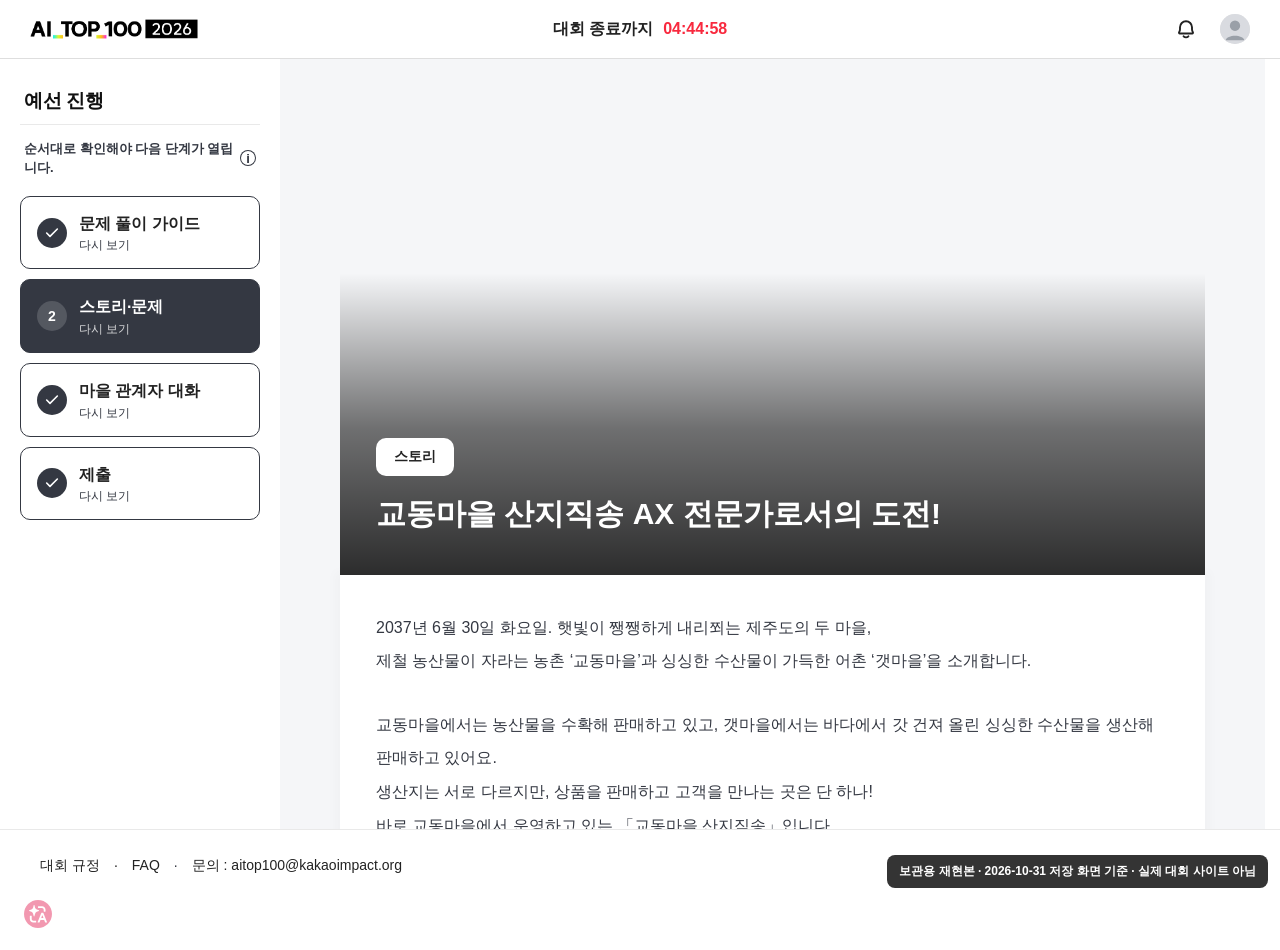
<file: aitop100-prelim/site/story.html>
<!DOCTYPE html>
<!-- saved from url=(0028)https://aitop100.org/contest -->
<html lang="ko" data-immersive-translate-page-theme="light"><head><meta http-equiv="Content-Type" content="text/html; charset=UTF-8"><meta name="viewport" content="user-scalable=no, initial-scale=1, maximum-scale=1, minimum-scale=1, width=device-width"><title>예선 대회 문제 | AI_TOP_100 [2026]</title><style>.cont_error{background:#f4f5f7;height:100vh}.cont_error .section_error{height:100%}.cont_error .section_error .inner{flex-direction:column;justify-content:center;align-items:center;display:flex}.cont_error .tit_error{letter-spacing:-.04em;align-items:center;font-size:100px;display:flex}.cont_error .desc_error{letter-spacing:-.02em;margin-top:32px;font-size:26px;font-weight:700;line-height:1.38}.cont_error .desc_sub{letter-spacing:-.02em;color:#8a8d90;margin-top:10px;font-size:13px;line-height:1.5}.cont_error .btn_common{min-width:115px;margin-top:40px;font-size:13px;font-weight:600}.cont_error .img_burst{text-indent:-9999px;aspect-ratio:90/124;background-position:50%;background-repeat:no-repeat;background-size:cover;width:90px;margin-inline:-8px;font-size:0;line-height:0;display:inline-block;overflow:hidden}</style><style>.wrap_alarm{text-align:left;position:relative}.wrap_alarm .ico_alarm{background:url("data:image/svg+xml;charset=utf-8,%3Csvg xmlns='http://www.w3.org/2000/svg' width='24' height='24' fill='none' stroke='%23222' stroke-linecap='round' stroke-linejoin='round' stroke-width='1.9' viewBox='0 0 24 24'%3E%3Cpath d='M6 10.2a6 6 0 0 1 12 0v2.1c0 1.05.31 2.07.9 2.94a.775.775 0 0 1-.65 1.21H5.75c-.63 0-1-.69-.65-1.21.59-.87.9-1.89.9-2.94zM9.6 19.3a3.2 3.2 0 0 0 4.8 0'/%3E%3C/svg%3E") 50%/24px 24px no-repeat;width:24px;height:24px;display:block}.wrap_alarm .ico_alarm_new{background:#e5342a;border-radius:50%;width:7px;height:7px;position:absolute;top:0;right:0}.wrap_alarm .layer_alarm{z-index:1;background:var(--white);box-sizing:border-box;border-radius:16px;flex-direction:column;width:290px;height:352px;margin-top:14px;display:flex;position:absolute;top:100%;right:0;box-shadow:0 12px 34px #0000001f}@media only screen and (width<=720px){.wrap_alarm .layer_alarm{top:var(--header-height);width:auto;height:auto;margin:0 16px 16px;position:fixed;bottom:0;left:0;right:0}}.wrap_alarm .tit_alarm{padding:20px 22px 14px;font-size:16px}.wrap_alarm .txt_empty{text-align:center;color:#a0a4aa;margin-top:auto;padding:34px 22px 40px}.wrap_alarm .list_alarm{overflow-y:auto}.wrap_alarm .list_alarm li{border-top:1px solid #f2f3f5;flex-direction:column;gap:6px;padding:18px 22px;display:flex}.wrap_alarm .list_alarm li.is_unread{background:#e8effc}.wrap_alarm .tit_alarm_name{font-size:15px}.wrap_alarm .desc_alarm{font-size:14px}.wrap_alarm .txt_time{color:#a0a4aa;font-size:13px}</style><style>.doc-header.preliminary_header{z-index:101;position:fixed;top:0;left:0;right:0}.doc-header.preliminary_header .inner{max-width:none}.doc-header.preliminary_header .doc-title{width:168px}@media only screen and (width<=1023px){.doc-header.preliminary_header .doc-title{display:none}}.doc-header.preliminary_header .bundle_menu{display:none}@media only screen and (width<=1023px){.doc-header.preliminary_header .bundle_menu{display:block}}.doc-header.preliminary_header .btn_menu{justify-content:center;align-items:center;width:34px;height:34px;display:flex}.doc-header.preliminary_header .ico_menu{background-image:url("data:image/svg+xml;charset=utf-8,%3Csvg xmlns='http://www.w3.org/2000/svg' width='20' height='20' fill='none' stroke='%23111' stroke-linecap='round' stroke-width='2' viewBox='0 0 24 24'%3E%3Cpath d='M4 7h16M4 12h16M4 17h16'/%3E%3C/svg%3E");background-position:50%;background-repeat:no-repeat;background-size:20px 20px;width:20px;height:20px;display:block}.doc-header.preliminary_header .wrap_countdown{align-items:center;gap:10px;font-size:16px;display:flex;position:absolute;top:50%;left:50%;transform:translate(-50%,-50%)}@media only screen and (width<=720px){.doc-header.preliminary_header .wrap_countdown{gap:4px;font-size:14px}}.doc-header.preliminary_header .txt_countdown{color:#f8293e;font-weight:700}.doc-header.preliminary_header .wrap_profile{position:relative}@media only screen and (width<=1023px){.doc-header.preliminary_header .wrap_profile{display:none}}.doc-header.preliminary_header .img_profile{background:var(--field);-o-object-fit:cover;object-fit:cover;border-radius:50%;width:30px;height:30px;display:block}.doc-header.preliminary_header .layer_profile{z-index:1;background:var(--white);text-align:left;box-sizing:border-box;border-radius:12px;flex-direction:column;min-width:270px;margin-top:14px;display:flex;position:absolute;top:100%;right:0;box-shadow:0 8px 24px #00000029}.doc-header.preliminary_header .profile_info{padding:22px 24px 18px}.doc-header.preliminary_header .txt_profile{font-size:18px;font-weight:700;line-height:1.4}.doc-header.preliminary_header .btn_logout{text-align:left;border-top:1px solid #f0f1f3;padding:18px 24px;font-size:15px;font-weight:500}.doc-header.preliminary_header .bundle_info{align-items:center;gap:22px;margin-left:auto;display:flex}</style><style>.doc-header{z-index:100;width:100%;height:var(--header-height);border-bottom:1px solid var(--line);background:var(--white);position:fixed;top:0}.doc-header.ty_dark{background:linear-gradient(#000,#0000);border-bottom:none;transition:background .28s}.doc-header.ty_dark.scrolled{background:#000}.doc-header:has(.doc-gnb.open){background:var(--black)}.doc-header:has(.doc-gnb.open) .btn_gnb span{background:var(--white)}.doc-header .inner{justify-content:space-between;align-items:center;height:100%;display:flex}.doc-title{width:128px}@media only screen and (width<=720px){.doc-title{width:112px}}.doc-title a{color:#0000;font-size:1px;line-height:0;display:block;overflow:hidden}.list_gnb{justify-content:space-between;align-items:center;gap:60px;font-size:16px;font-weight:700;display:flex}@media only screen and (width<=720px){.list_gnb{flex-direction:column;align-items:flex-start;gap:0;padding:0 16px;font-size:23px;font-weight:900;display:flex}.list_gnb li{text-align:left;width:100%}}.list_gnb li:hover .btn_common.ty_cool{color:var(--white);transform:translateY(-2px)}.list_gnb li.ty_login{box-sizing:border-box;justify-content:space-between;align-items:center;padding:14px 4px;display:flex}.list_gnb .btn_common.ty_cool{transition:color .2s,transform .2s;transform:translateZ(0)}@media only screen and (width<=720px){.list_gnb .btn_common.ty_cool{all:unset;box-sizing:border-box;color:#000;width:100%;font:inherit;cursor:pointer;padding:14px 4px;display:block}.ty_dark .list_gnb .btn_common.ty_cool{color:#fff}}.link_gnb{color:#000}.doc-gnb.open .link_gnb,.ty_dark .link_gnb{color:#fff}@media only screen and (width<=720px){.ty_login .link_gnb{border:0;align-self:stretch;align-items:center;padding:0;font-size:16px;font-weight:700;text-decoration:underline;display:flex}.link_gnb{border-bottom:1px solid var(--line);padding:14px 4px;display:block}.ty_dark .link_gnb{border-bottom-color:#333}}.txt_login{letter-spacing:-.02em;font-size:16px;font-weight:500;display:none}@media only screen and (width<=720px){.txt_login{display:block}}.doc-gnb.open .txt_login,.ty_dark .txt_login{color:var(--white)}.doc-gnb{align-items:center;gap:60px;display:flex}@media only screen and (width<=720px){.doc-gnb{top:var(--header-height);border-bottom:1px solid var(--line);background:var(--white);flex-direction:column;align-items:stretch;gap:0;padding-bottom:12px;display:none;position:absolute;left:0;right:0}.ty_dark .doc-gnb{background:var(--black);border-bottom-color:#333}.doc-gnb.open{background:var(--black);display:flex}.doc-gnb:after{background:var(--spectrum,linear-gradient(90deg,#04f3ff,#90f779,#ddf730,#ffbd19,#ff638a,#ff1fe0));content:"";height:6px;position:absolute;bottom:-2px;left:0;right:0}}.wrap_profile{align-self:stretch;align-items:center;display:flex;position:relative}@media only screen and (width<=720px){.wrap_profile{align-self:flex-start;width:100%}.wrap_profile .profile_pc{display:none}}.wrap_profile .profile_mo{display:none}@media only screen and (width<=720px){.wrap_profile .profile_mo{display:flex}}.profile_mo{box-sizing:border-box;align-items:center;gap:20px;width:100%;padding:14px 16px;font-size:16px;display:flex}.doc-gnb.open .profile_mo,.ty_dark .profile_mo{color:#fff}.profile_mo .txt_profile{white-space:nowrap;text-overflow:ellipsis;font-size:20px;font-weight:800;overflow:hidden}.btn_logout_mo{flex-shrink:0;align-self:stretch;margin-left:auto;font-size:16px;font-weight:700;text-decoration:underline}.doc-gnb.open .btn_logout_mo,.ty_dark .btn_logout_mo{color:#fff}.btn_profile{color:#000;align-items:center;gap:8px;font-size:14px;line-height:1.2;display:inline-flex}.ty_dark .btn_profile{color:#fff}@media only screen and (width<=720px){.btn_profile{align-self:flex-start;width:100%;padding:14px 16px;font-size:16px}}.img_profile{-o-object-fit:cover;object-fit:cover;background:var(--field);border-radius:50%;flex-shrink:0;width:24px;height:24px}@media only screen and (width<=720px){.img_profile{width:48px;height:48px}}.txt_profile{font-weight:400}.txt_caret{border-left:4px solid #0000;border-right:4px solid #0000;border-top:5px solid var(--gray-2);flex-shrink:0;width:0;height:0}.ty_dark .txt_caret{border-top-color:#9a9a9a}.layer_profile{z-index:1;background:var(--white);border:1px solid #00000014;border-radius:12px;min-width:108px;margin-top:8px;padding:6px 0;position:absolute;top:100%;right:0;box-shadow:0 8px 24px #00000029}@media only screen and (width<=720px){.layer_profile{right:20px}}.btn_logout{color:#000;text-align:left;width:100%;padding:8px 16px;font-size:14px;font-weight:400;line-height:1.4;display:block}.btn_gnb{display:none}@media only screen and (width<=720px){.btn_gnb{box-sizing:border-box;flex-direction:column;justify-content:center;align-items:center;gap:5px;width:44px;height:44px;padding:9px;display:flex}.btn_gnb span{background:var(--black);width:100%;height:2px;transition:transform .2s,opacity .15s}.btn_gnb[aria-expanded=true] span:first-child{transform:translateY(7px)rotate(45deg)}.btn_gnb[aria-expanded=true] span:nth-child(2){opacity:0}.btn_gnb[aria-expanded=true] span:nth-child(3){transform:translateY(-7px)rotate(-45deg)}.ty_dark .btn_gnb span{background:var(--white)}}</style><style>.content_layer_faq{text-align:left}.content_layer_faq .list_tab{flex-wrap:wrap;gap:8px;margin-bottom:14px;display:flex}.content_layer_faq .btn_tab{color:#8a8d90;box-sizing:border-box;background:#eceef1;border-radius:999px;justify-content:center;align-items:center;min-height:38px;padding:0 18px;font-size:14px;font-weight:700;line-height:1.4;display:inline-flex}.content_layer_faq .btn_tab.active{color:var(--white);background:#2b2f36}.content_layer_faq .list_faq{flex-direction:column;gap:10px;display:flex}.content_layer_faq .item_faq{box-sizing:border-box}.content_layer_faq .item_faq.open .box_answer{opacity:1;grid-template-rows:1fr}.content_layer_faq .item_faq.open .ico_arrow{transform:rotate(180deg)}.content_layer_faq .btn_toggle{background:var(--white);text-align:left;box-sizing:border-box;border-radius:16px;justify-content:space-between;align-items:flex-start;gap:12px;width:100%;padding:18px 20px;display:flex}.content_layer_faq .bundle_text{flex-direction:column;gap:6px;min-width:0;display:flex}.content_layer_faq .txt_category{color:#595959;font-size:14px;font-weight:400;line-height:1.4}.content_layer_faq .txt_question{color:#111;font-size:16px;font-weight:700}.content_layer_faq .ico_arrow{width:20px;height:20px;transition:transform .22s var(--ease);background:url("data:image/svg+xml;charset=utf-8,%3Csvg xmlns='http://www.w3.org/2000/svg' width='20' height='20' fill='none' viewBox='0 0 20 20'%3E%3Cpath stroke='%239a9ea6' stroke-linecap='round' stroke-linejoin='round' stroke-width='1.8' d='m5 7.5 5 5 5-5'/%3E%3C/svg%3E") 50%/20px 20px no-repeat;flex-shrink:0;margin-top:2px}.content_layer_faq .box_answer{opacity:0;transition:grid-template-rows .28s var(--ease),opacity .22s var(--ease);grid-template-rows:0fr;display:grid}.content_layer_faq .inner_answer{min-height:0;overflow:hidden}.content_layer_faq .desc_answer{color:#4a4f57;padding:16px 20px 6px;font-size:14px;font-weight:400;line-height:1.85}.content_layer_faq .desc_faq_status{color:#4a4f57;text-align:center;padding:40px 0;font-size:14px;line-height:1.85}</style><style>.content_layer_rule{color:#343842;background:var(--white);border-radius:16px;padding:22px 24px}.content_layer_rule .desc_rule{text-align:left;font-size:15px;font-weight:400;line-height:1.8}</style><style>.doc-footer.preliminary_footer{z-index:100;height:var(--footer-height-preliminary);background:var(--white);border-top:1px solid #e9e9e9;align-items:center;padding:0 40px;display:flex;position:fixed;bottom:0;left:0;right:0}@media only screen and (width<=720px){.doc-footer.preliminary_footer{padding:0 16px}}.container-doc:has(.hide_footer) .doc-footer.preliminary_footer{display:none}.doc-footer.preliminary_footer .wrap_info{color:#343842;align-items:center;gap:14px;font-size:14px;font-weight:500;display:flex}@media only screen and (width<=720px){.doc-footer.preliminary_footer .wrap_info{gap:4px}}.doc-footer.preliminary_footer .btn_faq,.doc-footer.preliminary_footer .item_contact{align-items:center;gap:14px;display:flex}@media only screen and (width<=720px){.doc-footer.preliminary_footer .btn_faq,.doc-footer.preliminary_footer .item_contact{gap:4px}}.doc-footer.preliminary_footer .btn_faq:before,.doc-footer.preliminary_footer .item_contact:before{content:"·"}</style><style>.doc-footer{color:#555;padding-block:42px 80px}@media only screen and (width<=720px){.doc-footer{padding-bottom:87px}}.doc-footer .wrap_logo{border-top:1px solid var(--line);padding-top:24px}.doc-footer .logo_footer{width:150px}.doc-footer .list_corp{border-bottom:1px solid var(--line);gap:48px;margin-top:48px;padding-bottom:42px;display:flex}@media only screen and (width<=720px){.doc-footer .list_corp{flex-direction:column;gap:28px;margin-top:36px;padding-bottom:30px}}.doc-footer .list_corp li{flex-direction:column;align-items:flex-start;gap:10px;display:flex}.doc-footer .list_corp li>ul{align-items:center;gap:20px;min-height:30px;display:flex}.doc-footer .list_corp img{width:100%;display:block}.doc-footer .list_corp .item_msit{margin-left:-12px}.doc-footer .item_kakaoimpact{width:155px}.doc-footer .item_msit{width:157px}.doc-footer .item_kakao{width:70px}.doc-footer .tit_corp{color:var(--black);font-size:12px;font-weight:800;line-height:1}.doc-footer .info_copyright{justify-content:space-between;padding-top:16px;font-size:11px;display:flex}@media only screen and (width<=720px){.doc-footer .info_copyright{flex-direction:column;align-items:flex-start;gap:20px}}</style><style>.comm_layer{z-index:1000;box-sizing:border-box;justify-content:center;align-items:center;width:100%;height:100%;display:flex;position:fixed;inset:0}.comm_layer.notice_layer{background-color:#00000080;padding-inline:20px}.comm_layer.notice_layer .inner_layer{box-sizing:border-box;text-align:center;background:#fff;border-radius:24px;flex-direction:column;align-items:center;gap:10px;width:100%;max-width:400px;padding:40px 34px 30px;display:flex}.comm_layer.notice_layer .tit_layer{font-size:19px;font-weight:800}.comm_layer.notice_layer .ico_notice_red{background-image:url("data:image/svg+xml;charset=utf-8,%3Csvg xmlns='http://www.w3.org/2000/svg' width='36' height='36' fill='none' viewBox='0 0 24 24'%3E%3Cpath fill='%23f8293e' d='m12 3.2 10.4 17.4H1.6z'/%3E%3Cpath stroke='%23fff' stroke-linecap='round' stroke-width='2.1' d='M12 9.2v4.9m0 2.7v.7'/%3E%3C/svg%3E");background-position:50%;background-repeat:no-repeat;background-size:36px 36px;width:36px;height:36px;margin:0 auto 16px;display:block}.comm_layer.notice_layer .desc_layer{color:#9a9a9a;text-align:center;font-size:14px;line-height:1.7}.comm_layer.notice_layer .wrap_btn{width:100%;max-width:230px;margin-top:20px}.comm_layer.notice_layer .wrap_btn.ty_dual{gap:8px;max-width:280px;display:flex}.comm_layer.notice_layer .btn_common{color:#fff;background:#333a44;width:100%;font-size:15px;font-weight:700}.comm_layer.notice_layer .btn_common.ty_gray{color:#555;background:#f2f2f2}</style><style>.comm_layer.preliminary_layer{justify-content:flex-end;padding:24px}@media only screen and (width<=720px){.comm_layer.preliminary_layer{padding:16px}}.comm_layer.preliminary_layer .inner_layer{box-sizing:border-box;text-align:center;background:#fff;border-radius:24px;flex-direction:column;align-items:center;width:100%;max-width:620px;height:100%;max-height:100%;display:flex;position:relative;overflow:hidden;box-shadow:0 18px 50px #00000029}.comm_layer.preliminary_layer .tit_layer{font-size:22px}.comm_layer.preliminary_layer .btn_close{box-sizing:content-box;background-image:url("data:image/svg+xml;charset=utf-8,%3Csvg xmlns='http://www.w3.org/2000/svg' width='24' height='24' fill='none' stroke='%23111' stroke-linecap='round' stroke-width='2' viewBox='0 0 24 24'%3E%3Cpath d='m5 5 14 14M19 5 5 19'/%3E%3C/svg%3E");background-position:50%;background-repeat:no-repeat;background-size:24px 24px;flex-shrink:0;width:24px;height:24px;padding:4px}.comm_layer.preliminary_layer .layer_head{box-sizing:border-box;border-bottom:1px solid #eff0f2;justify-content:space-between;align-items:center;width:100%;padding:22px 20px 18px;display:flex}.comm_layer.preliminary_layer .cont_layer{box-sizing:border-box;background:#f5f6f8;width:100%;height:100%;min-height:0;padding:20px 20px 26px;overflow-y:auto}</style><style>.wrap_toast{z-index:100;position:fixed;bottom:102px;right:32px}@media only screen and (width<=720px){.wrap_toast{bottom:16px;left:16px;right:16px}}.wrap_toast.ty_notice .inner_toast{background:#fff6dd}.wrap_toast.ty_notice .tit_toast{color:#c98a00}.wrap_toast.ty_notice .ico_toast{background:#f5a623}.wrap_toast.ty_notice .ico_toast:before{content:"!";font-size:20px;font-weight:800}.wrap_toast .inner_toast{-moz-column-gap:16px;box-sizing:border-box;background:#e4ecfb;border-radius:14px;grid-template-columns:44px auto 55px;grid-template-areas:"ico_toast tit_toast btn_close""ico_toast desc_toast btn_close";align-items:center;gap:2px 16px;width:100%;min-width:450px;min-height:114px;padding-left:22px;display:grid;box-shadow:0 6px 20px #00000014}@media only screen and (width<=720px){.wrap_toast .inner_toast{min-width:auto}}.wrap_toast .tit_toast{color:#1c55ff;grid-area:tit_toast;align-self:flex-end;font-size:17px;font-weight:700}.wrap_toast .desc_toast{color:#111;grid-area:desc_toast;align-self:flex-start;font-size:15px;font-weight:500;line-height:1.6}.wrap_toast .ico_toast{color:#fff;background:#1d5fe0 url("data:image/svg+xml;charset=utf-8,%3Csvg xmlns='http://www.w3.org/2000/svg' width='18' height='18' fill='none' stroke='%23fff' stroke-linecap='round' stroke-linejoin='round' stroke-width='2.1' viewBox='0 0 24 24'%3E%3Cpath d='M18 8A6 6 0 1 0 6 8c0 6-2 7-2 7h16s-2-1-2-7M10.3 20a2 2 0 0 0 3.4 0'/%3E%3C/svg%3E") 50%/18px 18px no-repeat;border-radius:999px;grid-area:ico_toast;justify-content:center;align-items:center;width:44px;height:44px;display:flex}.wrap_toast .btn_close{box-sizing:border-box;color:#6b6b6b;grid-area:btn_close;margin-right:auto;padding:22px}</style><style>.inner{width:100%;height:100%;max-width:calc(var(--max) + var(--inner-padding-inline)*2);padding-inline:var(--inner-padding-inline);box-sizing:border-box;text-align:center;margin:0 auto}.inner.ty_full{max-width:none;padding-inline:0}</style><style>.section_common.hero{height:473px;position:relative}@media only screen and (width<=720px){.section_common.hero{height:330px}}.section_common.hero:after{z-index:10;content:"";background:linear-gradient(#00000038,#00000061);position:absolute;inset:0}.section_common.hero .inner{position:relative}.box_logo{z-index:20;width:214px;position:absolute;top:50%;left:50%;transform:translate(-50%,-50%)}@media only screen and (width<=720px){.box_logo{width:156px}}.box_logo img{width:100%;display:block}.wrap_images,.wrap_images img{position:absolute;inset:0}.wrap_images img{-o-object-fit:cover;object-fit:cover;opacity:0;width:100%;height:100%;transition:opacity .8s;display:block}.wrap_images img.is_active{z-index:1;opacity:1}</style><style>.section_common.deadline{background:var(--gray)}.section_common.deadline .inner{padding-block:140px}@media only screen and (width<=720px){.section_common.deadline .inner{padding-block:80px}}.section_common.deadline .num_countdown,.section_common.deadline .tit_section,.section_common.deadline .txt_deadline{display:block}.section_common.deadline .tit_section{letter-spacing:-.07em;font-size:33px;font-weight:700;line-height:1.2}@media only screen and (width<=720px){.section_common.deadline .tit_section{letter-spacing:-.025em;font-size:28px;line-height:1.5}}.section_common.deadline .txt_deadline{color:#222;margin-top:23px;font-size:17px;font-weight:500}@media only screen and (width<=720px){.section_common.deadline .txt_deadline{font-size:16px}}.section_common.deadline .desc_deadline{color:#111;margin-top:22px;font-size:17px;font-weight:500;line-height:1.6}.section_common.deadline .num_countdown{letter-spacing:-.07em;font-variant-numeric:tabular-nums;margin-top:10px}.section_common.deadline .txt_dday{letter-spacing:-.07em;font-size:70px;font-weight:700;line-height:.9;display:block}.section_common.deadline .txt_time{letter-spacing:-.03em;margin-top:8px;font-size:40px;font-weight:800;line-height:1;display:block}.section_common.deadline .btn_common{margin-top:28px}.section_common.deadline .btn_common:disabled,.section_common.deadline .btn_common[aria-disabled=true]{color:#9a9a9a;background:#dcdcdc}.section_common.deadline .txt_notice{color:#8a8a8a;margin-top:20px;display:block}@media only screen and (width<=720px){.section_common.deadline .txt_notice{font-size:13px}}</style><style>.section_common.board{--pb-img:56px;--pb-gap:8px;--pb-msg:15px;--pb-nick:10px;--pb-bar:15px;--pb-inner:4px;--pb-radius:3px;--pb-card-gap:22px;--pb-row:74px;--pb-logo:24px;--pb-pad:32px;--pb-cool:linear-gradient(90deg,#04f3ff,#90f779);--pb-warm:linear-gradient(90deg,#ddf730,#ffbd19);--pb-hot:linear-gradient(90deg,#ff638a,#ff1fe0);box-sizing:border-box;height:calc(var(--pb-row)*4 + var(--pb-pad)*2);padding-block:var(--pb-pad);color:var(--white);background:var(--black)}.section_common.board .inner{overflow:hidden}@media only screen and (width<=720px){.section_common.board{--pb-img:40px;--pb-gap:6px;--pb-msg:11px;--pb-nick:8px;--pb-bar:11px;--pb-inner:3px;--pb-radius:2px;--pb-card-gap:16px;--pb-row:53px;--pb-logo:17px;--pb-pad:20px}}.wrap_board{width:100%;height:100%;overflow:hidden}.list_profile{height:var(--pb-row);overflow:hidden}.inner_list{align-items:center;gap:var(--pb-card-gap);width:max-content;height:var(--pb-row);will-change:transform;padding-inline:6px;animation:35s linear infinite board-scroll;display:flex}@media only screen and (width<=720px){.inner_list{animation-duration:20s}}.item_profile{--profile-copy-width:240px;flex:0 0 calc(var(--pb-img) + var(--pb-gap) + var(--profile-copy-width));grid-template-columns:var(--pb-img) var(--profile-copy-width);grid-template-rows:auto var(--pb-bar);-moz-column-gap:var(--pb-gap);column-gap:var(--pb-gap);width:calc(var(--pb-img) + var(--pb-gap) + var(--profile-copy-width));height:var(--pb-img);align-content:space-between;transition:width .55s,flex-basis .55s,grid-template-columns .55s;display:grid}@media only screen and (width<=720px){.item_profile{--profile-copy-width:180px}}.thumb_profile{width:var(--pb-img);height:var(--pb-img);border-radius:var(--pb-radius);-o-object-fit:cover;object-fit:cover;background:#1a1a1a;grid-area:1/1/span 2;align-self:center}.info_profile{width:var(--profile-copy-width);text-align:left;grid-area:1/2;min-width:0}.desc_profile{width:100%;font-weight:800;font-size:var(--pb-msg);color:var(--white);line-height:1.3}.desc_profile,.name_profile{white-space:nowrap;overflow:hidden}.name_profile{margin-top:var(--pb-inner);font-weight:600;font-size:var(--pb-nick);color:#e0e0e0;line-height:1.2}.name_profile .role{color:#9a9a9a;font-weight:500}.bar_profile{width:100%;height:var(--pb-bar);background:var(--pb-cool);grid-area:2/2;position:relative;overflow:hidden}.bar_profile.ty_warm{background:var(--pb-warm)}.bar_profile.ty_hot{background:var(--pb-hot)}.bar_profile:before{content:"";background:linear-gradient(90deg,#0000,#ffffff80,#0000);width:100%;animation:2s linear infinite board-underbar;position:absolute;inset:0 auto 0 -100%}.box_brand{width:180px;height:var(--pb-img);flex:0 0 180px;justify-content:center;align-items:center;display:flex}.box_brand img{width:auto;height:var(--pb-logo);display:block}@media only screen and (width<=720px){.box_brand{flex-basis:140px;width:140px}}.item_profile.out .thumb_profile{animation:1s ease-out forwards board-image-out}.item_profile.out .bar_profile,.item_profile.out .info_profile{animation:1s ease-out forwards board-wipe-out}.item_profile.in .thumb_profile{animation:1s ease-out forwards board-image-in}.item_profile.in .bar_profile,.item_profile.in .info_profile{animation:1s ease-out forwards board-wipe-in}@keyframes board-scroll{0%{transform:translate(0)}to{transform:translate(-50%)}}@keyframes board-image-out{0%{opacity:1;transform:scale(1)}to{opacity:0;transform:scale(.7)}}@keyframes board-image-in{0%{opacity:0;transform:scale(.7)}to{opacity:1;transform:scale(1)}}@keyframes board-wipe-out{0%{clip-path:inset(0);opacity:1}to{clip-path:inset(0 100% 0 0);opacity:0}}@keyframes board-wipe-in{0%{clip-path:inset(0 100% 0 0);opacity:0}to{clip-path:inset(0);opacity:1}}@keyframes board-underbar{0%{left:-100%}to{left:100%}}</style><style>.section_common.mission .inner{padding-block:90px}@media only screen and (width<=720px){.section_common.mission .inner{padding-block:68px}}.section_common.mission .tit_section{letter-spacing:-.075em;color:var(--ink);font-size:42px;font-weight:900;line-height:1.32}@media only screen and (width<=720px){.section_common.mission .tit_section{font-size:29px;font-weight:800;line-height:1.16}}.section_common.mission .desc_section{letter-spacing:-.05em;color:var(--muted);margin-top:23px;font-size:20px;font-weight:600;line-height:1.55}@media only screen and (width<=720px){.section_common.mission .desc_section{font-size:16px}}.section_common.mission .desc_section span{display:block}.section_common.mission .desc_section span:last-child{margin-top:16px}.list_story{text-align:left;grid-template-columns:repeat(3,1fr);gap:18px;width:100%;max-width:1080px;height:100%;margin:72px auto 28px;display:grid}@media only screen and (width<=720px){.list_story{flex-direction:column;margin-bottom:0;display:flex}}.item_story{border:1px solid var(--line);border-radius:var(--radius);background:var(--white);box-sizing:border-box;height:100%;transition:transform .2s var(--ease),box-shadow .2s ease;flex-direction:column;display:flex;overflow:hidden}@media (hover:hover) and (pointer:fine){.item_story:hover{transform:translateY(-8px);box-shadow:0 12px 28px #00000017}}.thumb_story{height:255px;position:relative;overflow:hidden}.thumb_story img{-o-object-fit:cover;object-fit:cover;width:100%;height:100%;display:block}.thumb_story .dimmed_overlay{z-index:2;background:linear-gradient(0deg,#000000d1 0,#0000004d 55%,#0000000d);position:absolute;inset:0}.thumb_story .tit_overlay{z-index:3;letter-spacing:-.03em;color:#fff;padding:22px 24px;font-size:18px;font-weight:900;line-height:1.3;position:absolute;bottom:0;left:0;right:0}.info_story{flex-direction:column;flex:1;padding:20px 24px 22px;display:flex}@media only screen and (width<=720px){.info_story{min-width:0;padding:12px 14px}}.name_story{font-size:20px;font-weight:900}@media only screen and (width<=720px){.name_story{font-size:17px}}.role_story{color:#595959;font-size:12px;font-weight:500}@media only screen and (width<=720px){.role_story{font-size:14px}}.desc_story{color:#555;margin-top:7px;font-size:14px;line-height:1.65}@media only screen and (width<=720px){.desc_story{font-size:16px}}.link_more{color:#222;text-underline-offset:3px;margin-top:auto;padding-top:18px;font-size:12px;font-weight:900;text-decoration:underline;display:block}</style><style>.section_common.how .inner{padding-block:140px}@media only screen and (width<=720px){.section_common.how .inner{padding-block:80px}}.section_common.how .line_common{vertical-align:top;padding-top:22px;font-size:22px;font-weight:800;line-height:1.25;display:inline-block;position:relative}@media only screen and (width<=720px){.section_common.how .line_common{font-size:20px}}.section_common.how .line_common:before{content:"";width:58px;height:4px;position:absolute;top:0;left:0}.section_common.how .line_common.ty_warm:before{background:var(--warm)}.section_common.how .line_common.ty_cool:before{background:var(--cool)}.section_common.how .line_common.ty_hot:before{background:var(--hot)}.section_common.how .tit_section{letter-spacing:-.075em;font-size:58px;font-weight:900;line-height:.98}@media only screen and (width<=720px){.section_common.how .tit_section{font-size:30px}}.section_common.how .info_timeline,.section_common.how .item_how{border:1px solid var(--line);border-radius:var(--radius);background:var(--gray);padding:28px}.section_common.how .info_how{grid-template-columns:.5fr 1fr;gap:18px;margin-top:46px;display:grid}@media only screen and (width<=720px){.section_common.how .info_how{grid-template-columns:1fr}}.section_common.how .item_how{box-sizing:border-box;flex-direction:column;align-items:flex-start;display:flex}@media only screen and (width<=720px){.section_common.how .item_how{flex:initial;max-width:none}}.section_common.how .item_how .desc_how{text-align:left;color:#666;margin-top:22px;font-size:16px;font-weight:500;line-height:1.7}@media only screen and (width<=720px){.section_common.how .item_how .desc_how{font-size:16px;line-height:1.65}}.section_common.how .info_timeline{text-align:left;margin-top:18px}.section_common.how .list_timeline{word-break:break-all;grid-template-columns:repeat(4,1fr);gap:24px;margin-top:28px;display:grid}@media only screen and (width<=720px){.section_common.how .list_timeline{-moz-column-gap:16px;grid-template-columns:1fr;gap:24px 16px}}.section_common.how .list_timeline li{box-sizing:border-box;flex-direction:column;align-items:flex-start;gap:8px;min-width:0;display:flex;position:relative}@media only screen and (width<=720px){.section_common.how .list_timeline li+li{border-top:1px solid var(--line);padding-top:24px}}.section_common.how .list_timeline .txt_timeline{font-size:18px;font-weight:800;line-height:1.2}.section_common.how .list_timeline .txt_date{font-size:18px;font-weight:500;line-height:1.65}@media only screen and (width<=720px){.section_common.how .list_timeline .txt_date{font-size:16px}}.section_common.how .list_timeline .txt_notice{color:var(--muted);font-size:16px;font-weight:600;line-height:1.55}@media only screen and (width<=720px){.section_common.how .list_timeline .txt_notice{font-size:14px}}</style><style>.section_common.prizes{background:var(--black);color:var(--white)}.section_common.prizes .inner{padding-block:140px}@media only screen and (width<=720px){.section_common.prizes .inner{padding-block:80px}}.section_common.prizes .tit_section{letter-spacing:-.075em;font-size:56px;font-weight:900;line-height:.98}@media only screen and (width<=720px){.section_common.prizes .tit_section{font-size:32px}}.section_common.prizes .info_prizes,.section_common.prizes .list_benefit li,.section_common.prizes .list_prizes li{border-radius:var(--radius);background:#101010;border:1px solid #323232;padding:24px}.section_common.prizes .list_benefit,.section_common.prizes .list_prizes{gap:8px;display:flex}.section_common.prizes .list_prizes{margin-top:44px}@media only screen and (width<=720px){.section_common.prizes .list_prizes{flex-direction:column}}.section_common.prizes .list_prizes li{box-sizing:border-box;flex-direction:column;flex:1;align-items:flex-start;gap:8px;min-height:210px;display:flex;position:relative;overflow:hidden}@media only screen and (width<=720px){.section_common.prizes .list_prizes li{min-height:180px}}.section_common.prizes .list_prizes li:after{background:var(--cool);filter:blur(10px);opacity:.85;content:"";border-radius:50%;width:110px;height:110px;position:absolute;bottom:-25px;right:-20px}.section_common.prizes .list_prizes li.ty_spectrum:after{background:var(--spectrum)}.section_common.prizes .list_prizes li.ty_warm:after{background:var(--warm)}.section_common.prizes .list_prizes li.ty_hot:after{background:var(--hot)}.section_common.prizes .list_prizes li.ty_cool:after{background:var(--cool)}.section_common.prizes .txt_prizes{font-size:22px;font-weight:700}.section_common.prizes .txt_money{color:#ddd;font-size:18px;font-weight:800}.section_common.prizes .txt_award{color:#a3a3a3;font-size:15px}.section_common.prizes .info_prizes{justify-content:space-between;align-items:center;margin-top:8px;display:flex}@media only screen and (width<=720px){.section_common.prizes .info_prizes{flex-direction:column;align-items:flex-start}}.section_common.prizes .txt_info{font-size:18px}.section_common.prizes .txt_subsidy{color:var(--yellow);font-size:26px;font-weight:700}.section_common.prizes .txt_notice{color:#a3a3a3;font-size:15px}.section_common.prizes .tit_benefit{margin-top:24px;font-size:18px;line-height:1.4;display:block}.section_common.prizes .list_benefit{margin-top:16px;display:flex}@media only screen and (width<=720px){.section_common.prizes .list_benefit{flex-direction:column}}.section_common.prizes .list_benefit li{text-align:left;flex-direction:column;flex:1;padding:14px;display:flex}.section_common.prizes .list_benefit li:first-of-type .wrap_img{align-items:flex-end}.section_common.prizes .list_benefit li:nth-of-type(2) .txt_benefit:before{background:var(--cool)}.section_common.prizes .list_benefit li:nth-of-type(3) .txt_benefit:before{background:var(--warm)}.section_common.prizes .list_benefit .wrap_img{border-radius:calc(var(--radius) - 2px);box-sizing:border-box;background:#1f1f1f;align-items:flex-start;height:188px;display:flex;overflow:hidden}.section_common.prizes .list_benefit .thumb_benefit{-o-object-fit:cover;object-fit:cover;width:100%;height:100%;display:block}.section_common.prizes .list_benefit .txt_benefit{margin-top:18px;padding-top:33px;font-size:18px;font-weight:700;position:relative}.section_common.prizes .list_benefit .txt_benefit:before{background:var(--hot);content:"";width:58px;height:5px;position:absolute;top:0}.section_common.prizes .list_benefit .desc_benefit{color:#a3a3a3;margin-top:8px;font-size:14px;line-height:1.6}</style><style>.section_common.faq .inner{max-width:820px;padding-block:140px}@media only screen and (width<=720px){.section_common.faq .inner{padding-block:80px 120px}}.section_common.faq .tit_section{letter-spacing:-.075em;font-size:56px;font-weight:900;line-height:.98}@media only screen and (width<=720px){.section_common.faq .tit_section{font-size:32px}}.section_common.faq .item_faq{border-bottom:1px solid var(--line)}.section_common.faq .btn_toggle{text-align:left;justify-content:space-between;align-items:center;width:100%;padding:22px 2px;display:flex}.section_common.faq .box_answer{opacity:0;text-align:left;transition:grid-template-rows .28s var(--ease),opacity .22s var(--ease);grid-template-rows:0fr;display:grid}.section_common.faq .inner_answer{min-height:0;overflow:hidden}.section_common.faq .item_faq.open .box_answer{opacity:1;grid-template-rows:1fr}.section_common.faq .item_faq.open .ico_plus{background-image:url("data:image/svg+xml;charset=utf-8,%3Csvg xmlns='http://www.w3.org/2000/svg' width='20' height='20' viewBox='0 0 20 20'%3E%3Cpath stroke='%23000' stroke-linecap='round' stroke-width='2.5' d='M10 4v12m-6-6h12'/%3E%3C/svg%3E");transform:rotate(45deg)}.section_common.faq .txt_question{color:var(--ink);font-size:18px;font-weight:800}.section_common.faq .desc_answer{color:#666;padding-bottom:20px;font-size:16px;line-height:1.75}.section_common.faq .desc_contact{color:#595959;margin-top:48px;font-size:13px}@media only screen and (width<=720px){.section_common.faq .desc_contact{font-size:14px}}.section_common.faq .desc_contact a{color:var(--black);font-weight:800;text-decoration:underline}@media only screen and (width<=720px){.section_common.faq .desc_contact a{padding-block:12px;display:inline-block}}.section_common.faq .ico_plus{width:16px;height:16px;transition:transform .22s var(--ease);background-image:url("data:image/svg+xml;charset=utf-8,%3Csvg xmlns='http://www.w3.org/2000/svg' width='20' height='20' viewBox='0 0 20 20'%3E%3Cpath stroke='%23888' stroke-linecap='round' stroke-width='2.5' d='M10 4v12m-6-6h12'/%3E%3C/svg%3E");background-position:50%;background-repeat:no-repeat;background-size:100% 100%}.tab_list{justify-content:center;gap:8px;margin-top:36px;display:flex}@media only screen and (width<=720px){.tab_list{grid-template-columns:repeat(2,1fr);gap:8px;display:grid}}.tab_content{border-top:1px solid var(--ink);margin-top:28px}</style><style>.schedule_ticker{z-index:36;isolation:isolate;height:36px;min-height:36px;color:var(--black);background:var(--cool);opacity:0;visibility:hidden;pointer-events:none;align-items:center;transition:opacity .35s,transform .35s,visibility 0s linear .35s;display:flex;position:fixed;bottom:0;left:0;right:0;overflow:hidden;transform:translateY(100%)}.schedule_ticker.is_visible{opacity:1;visibility:visible;pointer-events:auto;transition-delay:0s;transform:translateY(0)}.schedule_ticker:before{content:"";z-index:-1;background:var(--hot);opacity:0;pointer-events:none;animation:9s ease-in-out infinite ticker-gradient-dissolve;position:absolute;inset:0}.schedule_ticker_track{z-index:1;will-change:transform;align-items:center;width:max-content;height:100%;animation:40s linear infinite schedule-ticker-scroll;display:flex;position:relative;transform:translateZ(0)}.schedule_ticker_group{flex:none;align-items:center;gap:0;height:100%;padding:0;display:inline-flex}.schedule_ticker_group+.schedule_ticker_group{margin-left:0}.schedule_ticker_item{white-space:nowrap;letter-spacing:-.025em;align-items:center;height:100%;font-size:clamp(19px,1.75vw,24px);font-weight:800;line-height:1;display:inline-flex;position:relative}.schedule_ticker_group .schedule_ticker_item:first-child:before,.schedule_ticker_item+.schedule_ticker_item:before{content:"•";color:#00000080;margin:0 clamp(8px,1.2vw,16px);font-weight:400;display:inline-block}.schedule_ticker:focus-within .schedule_ticker_track,.schedule_ticker:hover .schedule_ticker_track{animation-play-state:paused}@keyframes schedule-ticker-scroll{0%{transform:translateZ(0)}to{transform:translate(-50%)}}@keyframes ticker-gradient-dissolve{0%,28%{opacity:0}58%,76%{opacity:1}to{opacity:0}}@media only screen and (width<=720px){.schedule_ticker{height:39px;min-height:39px}.schedule_ticker_item{font-size:18px}.schedule_ticker_item+.schedule_ticker_item:before{margin:0 12px}}</style><style>.wrap_reset_contest{position:fixed;bottom:50px;right:20px}.wrap_reset_contest .btn_reset_contest{color:var(--white);background:#dc143c;border-radius:10px;padding:4px;font-size:20px;font-weight:700}</style><link rel="stylesheet" href="assets/entry.D9Lj69YC.css"><link rel="stylesheet" href="assets/Inner.M2lvciCl.css"><meta name="description" content="AI를 움직이는 사람들의 AI 활용 역량 경진대회"><meta property="og:locale" content="ko_KR"><meta property="og:title" content="AI_TOP_100 [2026]"><meta property="og:description" content="AI를 움직이는 사람들의 AI 활용 역량 경진대회"><meta property="og:type" content="website"><meta property="og:site_name" content="AI_TOP_100 [2026]"><meta property="og:image" content="https://t1.kakaocdn.net/impact/aitop100/image/common/og_image_b_260921.png"><meta property="og:image:width" content="1200"><meta property="og:image:height" content="630"><link rel="icon" type="image/png" href="https://aitop100.org/favicon.png"><meta name="robots" content="noindex, nofollow"><link rel="canonical" href="https://aitop100.org/contest"><meta property="og:url" content="https://aitop100.org/contest"><link rel="stylesheet" href="assets/pages.BhvFxJK5.css"><link rel="stylesheet" href="assets/default.DtZeEr_y.css"><link rel="stylesheet" href="assets/about.BEGva62q.css"><link rel="stylesheet" href="assets/entry.BD6yqbkr.css"><link rel="stylesheet" href="assets/contest.Pod2PFIw.css"></head><body class="page_contest"><noscript data-hid="gtm-noscript"></noscript><div id="__nuxt"><!--[--><div class="container-doc"><header class="doc-header preliminary_header"><div class="inner"><h1 class="doc-title"><a href="https://aitop100.org/" class=""><div><img src="assets/logo_2026.png" class="img_logo" alt=""></div> AI_TOP_100 [2026] </a></h1><div class="bundle_menu"><button type="button" class="btn_menu" aria-expanded="false" aria-controls="contestStepMenu"><span class="screen_out">진행 단계 메뉴</span><span class="ico_menu" aria-hidden="true"></span></button></div><div class="wrap_countdown"><strong class="txt_contest">대회 종료까지</strong><span class="txt_countdown">04:44:58</span></div><div class="bundle_info"><div class="wrap_alarm"><button type="button" class="btn_alarm"><span class="screen_out">알림</span><span class="ico_alarm" aria-hidden="true"></span><!----></button><div class="layer_alarm" style="display: none;"><strong class="tit_alarm">알림</strong><span class="txt_empty">받은 알림이 없습니다</span></div></div><div class="wrap_profile"><button type="button" class="btn_profile" aria-expanded="false" aria-controls="profileLayer2" aria-haspopup="true"><img src="assets/profile_blank.svg" alt="참가자" class="img_profile" referrerpolicy="no-referrer"></button><div id="profileLayer2" class="layer_profile" role="menu" style="display: none;"><div class="profile_info"><strong class="txt_profile">참가자</strong></div><button type="button" class="btn_logout" role="menuitem"> 로그아웃 </button></div></div></div></div></header><main id="docMain" class="doc-main"><!--[--><div class="cont_contest"><h2 class="screen_out">예선 대회 문제 페이지</h2><section class="section_room"><h3 class="screen_out">대회 문제 풀이</h3><div class="inner ty_full"><div id="contestStepMenu" class="wrap_step"><div class="bundle_tip"><strong class="tit_step">예선 진행</strong><div class="item_tip"><span class="txt_tip">순서대로 확인해야 다음 단계가 열립니다.</span><p class="desc_tip"> - 최초 1회는 순서대로 내용을 확인해야 다음 단계가 열립니다. <br> - 스크롤을 내리고 [확인했어요. 다음으로] 버튼을 눌러주세요. <br> - 모든 단계를 확인했으면, 메뉴를 눌러서 다시 볼 수 있습니다. </p></div></div><div class="bundle_step"><ul class="list_step" role="tablist" aria-orientation="vertical" aria-label="예선 진행"><li role="presentation" class="complete"><button id="contestStepTabGUIDE" type="button" class="btn_step" role="tab" tabindex="-1" aria-selected="false" aria-controls="contestStepPanel"><div class="wrap_ico"><span class="ico_step">1</span><span class="ico_complete"></span><span class="ico_lock"></span></div><strong class="label_step">문제 풀이 가이드</strong><span class="txt_step">다시 보기</span></button></li><li role="presentation" class="active complete"><button id="contestStepTabSTORY" type="button" class="btn_step" role="tab" tabindex="0" aria-selected="true" aria-controls="contestStepPanel"><div class="wrap_ico"><span class="ico_step">2</span><span class="ico_complete"></span><span class="ico_lock"></span></div><strong class="label_step">스토리∙문제</strong><span class="txt_step">다시 보기</span></button></li><li role="presentation" class=""><button id="contestStepTabCONVERSATION" type="button" class="btn_step" role="tab" tabindex="-1" aria-selected="false" aria-controls="contestStepPanel"><div class="wrap_ico"><span class="ico_step">3</span><span class="ico_complete"></span><span class="ico_lock"></span></div><strong class="label_step">마을 관계자 대화</strong><span class="txt_step">읽는 중</span></button></li><li role="presentation" class="lock"><button id="contestStepTabSUBMIT" type="button" class="btn_step" role="tab" tabindex="-1" aria-selected="false" aria-controls="contestStepPanel" disabled=""><div class="wrap_ico"><span class="ico_step">4</span><span class="ico_complete"></span><span class="ico_lock"></span></div><strong class="label_step">제출</strong><span class="txt_step">이전 단계를 확인하면 열려요</span></button></li></ul></div></div><div id="contestStepPanel" class="wrap_question" role="tabpanel" aria-labelledby="contestStepTabSTORY"><div class="inner_question"><div class="bundle_story"><div class="item_img" style="background-image: url(&quot;https://t1.kakaocdn.net/impact/aitop100/image/contest/img_story.jpg&quot;);"><span class="badge_story">스토리</span><strong class="tit_story">교동마을 산지직송 <br class="br_mo">AX 전문가로서의 도전!</strong></div><div class="item_box"><p class="desc_block">2037년 6월 30일 화요일. 햇빛이 쨍쨍하게 내리쬐는 제주도의 두 마을,<br>제철 농산물이 자라는 농촌 ‘교동마을’과 싱싱한 수산물이 가득한 어촌 ‘갯마을’을 소개합니다.</p><p class="desc_block">교동마을에서는 농산물을 수확해 판매하고 있고, 갯마을에서는 바다에서 갓 건져 올린 싱싱한 수산물을 생산해 판매하고 있어요. <br>생산지는 서로 다르지만, 상품을 판매하고 고객을 만나는 곳은 단 하나! <br>바로 교동마을에서 운영하고 있는 「교동마을 산지직송」입니다.</p><p class="desc_block">교동마을 청년회 구성원들이 온라인 판매와 고객 응대, 홍보와 프로모션, 체험 행사 운영을 나누어 맡고 있고, 갯마을 조합에서는 수산물을 위탁 공급하며 운영하는 덕분에 「교동마을 산지직송」에서는 농산물뿐만 아니라 싱싱한 해산물까지 한곳에서 만나볼 수 있답니다.</p><p class="desc_block">「교동마을 산지직송」은 2037년 3월 2일 월요일에 첫 오픈한 이래로, 마을 이야기와 상품이 알려지면서 고객들도 늘어나기 시작했어요. <br>그러다 보니, 점차 주문이 늘어나면서 처리해야 할 일도 많아지고 잘 운영되던 온라인 몰에도, 조금씩 새로운 고민이 생겨나기 시작한 거죠.</p><p class="desc_block"><b>소수의 인원으로는 감당하기 힘들 정도로 쏟아지는 고객 문의!<br>「교동마을 산지직송」에 찾아온 위기를 어떻게 해결해야 할까요?</b></p></div><div class="item_box"><strong class="tit_box">여러분의 역할</strong><p class="desc_block"><b>상품 판매부터 고객 응대(CS)까지 혼자 전담하던 청년회 '이민준'</b>은 쏟아지는 문의를 감당하지 못해 큰 난관에 부딪혔습니다. <br>민준이는 직접 '고객 응대 AI 에이전트'를 만들어 해결하려 했지만, <br>배송 규정이나 환불 절차, 상품 정보 같은 핵심 지식들이 여기저기 흩어져 있어서 학습시키는 게 어려웠어요.</p><dl class="list_role"><div><dt>문서</dt><dd>어떤 내용은 조합의 규정과 문서에 있어요.</dd></div><div><dt>홍보물</dt><dd>어떤 내용은 청년회가 작성한 홍보물과 운영 기록에 있어요.</dd></div><div><dt>생산자</dt><dd>상품의 실제 상태는 생산자와 현장 담당자가 더 잘 알고 있어요.</dd></div><div><dt>배송</dt><dd>배송 과정의 사실은 배송 담당자의 기록과 기억에 남아 있어요.</dd></div><div><dt>대화</dt><dd>과거의 약속이나 예외 처리 사례는 관계자의 대화 속에만 남아 있기도 해요.</dd></div><div><dt>관점</dt><dd>같은 사건도 사람마다 알고 있는 범위와 관점이 다를 수 있어요.</dd></div></dl><p class="desc_block">혼자 힘으로 에이전트를 만드는 데 실패한 민준은 여러분에게 도움을 요청했습니다.</p><p class="desc_block">지금부터 <b>여러분은 민준이의 친구이자 판교에서 일하는 AX(AI Transformation) 전문가</b>입니다. <br>민준이가 '고객 응대 AI 에이전트'를 무사히 완성할 수 있도록 도와줘야 해요.</p><p class="desc_block">바쁜 일정으로 교동마을에 직접 찾아가진 못하지만, 원격으로 마을 관계자들의 이야기를 들어볼 수 있어요. <br>마을 관계자들과 대화를 나누면서 얻게 된 정보들과 운영 지식을 한데 모아, <br>「교동마을 산지직송」의 고객 문의를 효과적으로 해결할 수 있는 'AI 에이전트'를 완성해 주세요.</p><button type="button" class="btn_next">확인했어요. 다음으로</button></div></div></div></div></div></section></div><!--]--></main><footer id="docFooter" class="doc-footer preliminary_footer"><h2 class="screen_out">사이트 정보</h2><div class="wrap_info"><button type="button" class="btn_rule"> 대회 규정 </button><button type="button" class="btn_faq">FAQ</button><div class="item_contact"><a href="mailto:aitop100@kakaoimpact.org"><span>문의 : </span><span>aitop100@kakaoimpact.org</span><!----></a></div></div></footer></div><!----><!----><!----><!--]--></div><div id="teleports"></div>
<div style="position:fixed;bottom:12px;right:12px;z-index:9999;background:#111;color:#fff;font:600 12px/1.4 sans-serif;padding:8px 12px;border-radius:8px;opacity:.85">보관용 재현본 · 2026-10-31 저장 화면 기준 · 실제 대회 사이트 아님</div><script>
const go={contestStepTabGUIDE:'guide.html',contestStepTabSTORY:'story.html',contestStepTabCHAT:'villagers.html',contestStepTabSUBMIT:'submit.html'};
const order=['guide.html','story.html','villagers.html','submit.html'];
document.querySelectorAll('.btn_step').forEach((b,i)=>{b.removeAttribute('disabled');b.addEventListener('click',()=>location.href=order[i]);b.closest('li').classList.add('complete');b.closest('li').classList.remove('disabled','lock');if(!b.closest('li').classList.contains('active')){const t=b.querySelector('.txt_step');if(t)t.textContent='다시 보기';}});
const here=order.indexOf(location.pathname.split('/').pop());
document.querySelectorAll('.btn_next').forEach(b=>b.addEventListener('click',()=>{if(here<3)location.href=order[here+1];}));
document.querySelectorAll('a[href^="https://aitop100.org"]').forEach(a=>{a.href='guide.html';});
document.querySelectorAll('footer button, footer a').forEach(b=>{const t=b.textContent.trim();if(t==='대회 규정')b.onclick=(e)=>{e.preventDefault();location.href='rules.html'};if(t==='FAQ')b.onclick=(e)=>{e.preventDefault();location.href='faq.html'};});
document.querySelectorAll('input,textarea').forEach(el=>el.disabled=true);
document.querySelectorAll('button').forEach(b=>{const t=b.textContent.trim();if(t==='제출하기'||t==='임시저장'||t==='로그아웃')b.disabled=true;});
</script></body><deepl-input-controller translate="no" style="display: block !important; position: fixed !important; top: 0px !important; left: 0px !important; width: 0px !important; height: 0px !important; min-width: 0px !important; min-height: 0px !important; margin: 0px !important; padding: 0px !important; border: 0px !important; z-index: 2147483647 !important; transform: none !important; translate: none !important; rotate: none !important; scale: none !important; zoom: 1 !important; filter: none !important; contain: none !important; clip-path: none !important; mask: none !important; content-visibility: visible !important;"><template shadowrootmode="open"><link rel="stylesheet" href="chrome-extension://cofdbpoegempjloogbagkncekinflcnj/build/content.css"><div dir="ltr" data-dl-surface="inputTranslator" data-dl-impl="svelte" style="visibility: initial !important;"><div class="dl-input-translation-container svelte-95aucy"><div></div></div></div></template></deepl-input-controller><div id="immersive-translate-popup" style="all: initial"><template shadowrootmode="open"><div id="mount" style="display: block;"><div class="imt-fb-container left imt-notranslate    " data-theme="light" style="z-index: 2147483647; pointer-events: none; right: 0px; display: flex; top: 678px;"><div class="btn-animate imt-fb-action-button" style="transform: translateX(5px); opacity: 0; pointer-events: none; filter: blur(1px); transition: opacity 110ms cubic-bezier(0.4, 0, 1, 1), filter 110ms cubic-bezier(0.4, 0, 1, 1); will-change: opacity, filter;"><div class="imt-fb-btn imt-fb-more-button imt-fb-side" style="pointer-events: none;"><div class=" btn-animate" style="position: relative; pointer-events: none; display: inline-block;"><div><svg class="imt-fb-icon" xmlns="http://www.w3.org/2000/svg" width="24" height="24" viewBox="0 0 24 24" fill="none"><path d="M9.65332 13.3477C10.4097 13.4245 11 14.0632 11 14.8398V18.8398L10.9922 18.9932C10.9205 19.6992 10.3593 20.2604 9.65332 20.332L9.5 20.3398H5.5C4.72334 20.3398 4.08461 19.7496 4.00781 18.9932L4 18.8398V14.8398C4 14.0114 4.67157 13.3398 5.5 13.3398H9.5L9.65332 13.3477ZM18.6533 13.3477C19.4097 13.4245 20 14.0632 20 14.8398V18.8398L19.9922 18.9932C19.9205 19.6992 19.3593 20.2604 18.6533 20.332L18.5 20.3398H14.5C13.7233 20.3398 13.0846 19.7496 13.0078 18.9932L13 18.8398V14.8398C13 14.0114 13.6716 13.3398 14.5 13.3398H18.5L18.6533 13.3477ZM5.5 14.3398C5.22386 14.3398 5 14.5637 5 14.8398V18.8398C5 19.116 5.22386 19.3398 5.5 19.3398H9.5C9.77614 19.3398 10 19.116 10 18.8398V14.8398C10 14.5637 9.77614 14.3398 9.5 14.3398H5.5ZM14.5 14.3398C14.2239 14.3398 14 14.5637 14 14.8398V18.8398C14 19.116 14.2239 19.3398 14.5 19.3398H18.5C18.7761 19.3398 19 19.116 19 18.8398V14.8398C19 14.5637 18.7761 14.3398 18.5 14.3398H14.5ZM9.65332 4.34766C10.4097 4.42445 11 5.06318 11 5.83984V9.83984L10.9922 9.99316C10.9205 10.6992 10.3593 11.2604 9.65332 11.332L9.5 11.3398H5.5C4.72334 11.3398 4.08461 10.7496 4.00781 9.99316L4 9.83984V5.83984C4 5.01142 4.67157 4.33984 5.5 4.33984H9.5L9.65332 4.34766ZM16.1484 3.18848C16.2521 2.83834 16.7479 2.83834 16.8516 3.18848L17.3281 4.79785C17.5079 5.40507 17.9648 5.89104 18.5596 6.1084L20.0576 6.65625C20.3786 6.77361 20.3785 7.22732 20.0576 7.34473L18.5596 7.89258C17.9648 8.10991 17.5079 8.59598 17.3281 9.20312L16.8516 10.8125C16.7479 11.1626 16.2521 11.1626 16.1484 10.8125L15.6719 9.20312C15.4921 8.59598 15.0352 8.10991 14.4404 7.89258L12.9424 7.34473C12.6215 7.22732 12.6214 6.77361 12.9424 6.65625L14.4404 6.1084C15.0352 5.89104 15.4921 5.40507 15.6719 4.79785L16.1484 3.18848ZM5.5 5.33984C5.22386 5.33984 5 5.5637 5 5.83984V9.83984C5 10.116 5.22386 10.3398 5.5 10.3398H9.5C9.77614 10.3398 10 10.116 10 9.83984V5.83984C10 5.5637 9.77614 5.33984 9.5 5.33984H5.5Z" fill="#ED6D8F"></path></svg></div></div></div></div><div hidden="" class="imt-no-events " id="manga-button" style="position: relative;"><div class=" " style="position: relative; pointer-events: all; display: inline-block;"><div><div class="imt-manga-button btn-animate" style="opacity: 0.7; transform: translateX(10px);"><div style="position: relative;"><svg xmlns="http://www.w3.org/2000/svg" width="32" height="32" viewBox="0 0 32 32" fill="none" style="vertical-align: middle;"><path d="M14.8853 4.92364C14.8853 4.92364 16.3905 10.4362 22.6668 4C22.6668 4 20.3381 10.8907 25.3364 10.0843C25.3364 10.0843 22.0563 15.6994 29 18.0599C29 18.0599 22.9934 19.306 21.1617 28C21.1617 28 17.7679 24.54 14.8853 27.3549C14.8853 27.3549 13.3233 23.5724 7.33097 26.27C7.33097 26.27 10.1141 20.6549 4.83179 21.0507C4.83179 21.0507 7.16057 18.8955 3 15.9047C3 15.9047 7.50137 16.1833 6.33697 11.7117C6.33697 11.7117 10.0005 12.3421 8.66576 6.82957C8.65156 6.81491 12.4855 9.80574 14.8853 4.92364Z" fill="#ED6D8F"></path><path d="M20.8599 13.7022C20.885 13.1361 20.9543 12.5713 20.9959 12.0052C21.0337 11.568 20.8107 11.2794 20.3876 11.18C20.0759 11.1013 19.7508 11.0867 19.433 11.137C19.1951 11.1945 18.9542 11.2396 18.7113 11.2721C18.2403 11.3028 17.9973 11.5275 17.9796 11.988C17.977 12.0833 17.9596 12.1777 17.928 12.268C17.3034 13.9102 16.6774 15.5499 16.0503 17.1873C16.0301 17.2401 16.0062 17.2904 15.9671 17.3776C15.7291 16.8975 15.4281 16.4898 15.2745 15.9986C14.8073 14.5152 14.3186 13.033 13.8312 11.5594C13.6826 11.1112 13.3489 10.9344 12.8754 11.0216C12.7889 11.0365 12.7008 11.0398 12.6134 11.0314C12.2241 10.9938 11.8311 11.0404 11.4623 11.1677C11.0946 11.2991 10.9498 11.557 11.0152 11.9254C11.0428 12.0371 11.0643 12.1503 11.0795 12.2643C11.1223 13.1902 11.1777 14.1087 11.2054 15.0321C11.257 16.7992 11.2117 18.5651 11.0858 20.3284C11.0644 20.6354 11.0304 20.9424 11.0228 21.2494C11.0115 21.6092 11.1613 21.7811 11.5266 21.8143C11.9976 21.8573 12.4711 21.8708 12.9421 21.9088C13.0309 21.9201 13.121 21.9003 13.1962 21.8528C13.2714 21.8053 13.3268 21.7334 13.3527 21.6497C13.3996 21.5394 13.4252 21.4216 13.4282 21.3022C13.4295 20.8258 13.4207 20.3493 13.4081 19.8741C13.393 19.3264 13.3917 18.7763 13.3438 18.231C13.2857 17.5839 13.266 16.934 13.2847 16.2847C13.2847 16.2466 13.291 16.2073 13.2985 16.1312C13.3338 16.2024 13.3514 16.2356 13.3665 16.2712C13.9017 17.5228 14.3617 18.8037 14.7443 20.1074C14.7928 20.2421 14.7928 20.3889 14.7443 20.5237C14.6322 20.8196 14.7141 21.037 14.9659 21.1377C15.4445 21.3268 15.9331 21.4926 16.4155 21.6731C16.4865 21.7033 16.566 21.7091 16.6408 21.6895C16.7157 21.6698 16.7815 21.6259 16.8273 21.565C16.9085 21.4643 16.9743 21.3526 17.0225 21.2335C17.0537 21.1374 17.0798 21.0399 17.1006 20.9412C17.3185 20.2425 17.5653 19.5499 17.7517 18.8438C17.9785 17.9723 18.2624 17.1158 18.6018 16.2798C18.6201 16.2439 18.6411 16.2094 18.6647 16.1766C18.6761 16.2319 18.6761 16.254 18.6761 16.2761C18.6345 17.59 18.5955 18.8978 18.5501 20.2056C18.5363 20.5949 18.491 20.9829 18.4809 21.3722C18.4721 21.705 18.6207 21.8708 18.9557 21.9002C19.4355 21.9432 19.9191 21.9592 20.4002 21.9973C20.4888 22.0079 20.5784 21.9875 20.653 21.9399C20.7277 21.8922 20.7827 21.8203 20.8082 21.7369C20.8531 21.6305 20.8766 21.5167 20.8775 21.4017C20.88 20.7668 20.8674 20.132 20.8674 19.4971C20.8662 19.2846 20.8687 19.0722 20.8523 18.8622C20.8158 18.3968 20.7264 17.9314 20.7339 17.4685C20.7515 16.2122 20.8044 14.9572 20.8599 13.7022Z" fill="white"></path></svg></div></div></div></div></div><div class="imt-fb-action-button" style="display: flex; align-items: center; flex-direction: row; gap: 8px;"><svg xmlns="http://www.w3.org/2000/svg" width="14" height="14" viewBox="0 0 14 14" fill="none" style="display: none; opacity: 0;"><g clip-path="url(#clip0_38845_9816)"><path d="M7 14C5.14348 14 3.36301 13.2625 2.05025 11.9497C0.737498 10.637 0 8.85652 0 7C0 5.14348 0.737498 3.36301 2.05025 2.05025C3.36301 0.737498 5.14348 0 7 0C8.85652 0 10.637 0.737498 11.9497 2.05025C13.2625 3.36301 14 5.14348 14 7C14 8.85652 13.2625 10.637 11.9497 11.9497C10.637 13.2625 8.85652 14 7 14Z" fill="#B1B1B1" fill-opacity="0.4"></path><path d="M6.11754 7.00052L4.18254 5.06452C4.06786 4.94725 4.00406 4.78948 4.00498 4.62546C4.00589 4.46144 4.07145 4.3044 4.18744 4.18841C4.30342 4.07243 4.46046 4.00687 4.62448 4.00595C4.7885 4.00503 4.94627 4.06884 5.06354 4.18352L6.99954 6.11852L8.93554 4.18352C8.99315 4.1246 9.06188 4.07771 9.13774 4.04554C9.2136 4.01337 9.29508 3.99656 9.37748 3.9961C9.45988 3.99564 9.54155 4.01153 9.61777 4.04285C9.69398 4.07417 9.76323 4.1203 9.82149 4.17857C9.87976 4.23683 9.92589 4.30608 9.95721 4.38229C9.98853 4.45851 10.0044 4.54018 10.004 4.62258C10.0035 4.70497 9.98669 4.78646 9.95452 4.86232C9.92235 4.93818 9.87545 5.00691 9.81654 5.06452L7.88154 7.00052L9.81654 8.93652C9.93122 9.05379 9.99502 9.21155 9.99411 9.37557C9.99319 9.5396 9.92763 9.69664 9.81164 9.81262C9.69566 9.9286 9.53862 9.99417 9.3746 9.99508C9.21058 9.996 9.05281 9.9322 8.93554 9.81752L6.99954 7.88252L5.06354 9.81752C5.00593 9.87643 4.93721 9.92333 4.86135 9.9555C4.78549 9.98767 4.704 10.0045 4.6216 10.0049C4.5392 10.0054 4.45753 9.9895 4.38131 9.95818C4.3051 9.92686 4.23585 9.88073 4.17759 9.82247C4.11932 9.7642 4.0732 9.69496 4.04188 9.61874C4.01056 9.54253 3.99467 9.46086 3.99513 9.37846C3.99559 9.29606 4.01239 9.21457 4.04456 9.13871C4.07673 9.06285 4.12363 8.99413 4.18254 8.93652L6.11754 7.00052Z" fill="white"></path></g><defs><clippath id="clip0_38845_9816"><rect width="14" height="14" fill="white"></rect></clippath></defs></svg><div style="position: relative;"><div class="imt-fb-btn left btn-animate  " dir="ltr" style="opacity: 0.7;"><div class=" " style="position: relative; pointer-events: all; display: inline-block;"><div><div class="imt-fb-btn-content"><svg class="imt-fb-logo-img imt-fb-logo-img-big-bg" width="28" height="28" viewBox="0 0 28 28" fill="none" xmlns="http://www.w3.org/2000/svg"><path d="M0 14C0 6.26801 6.26801 0 14 0C21.732 0 28 6.26801 28 14C28 21.732 21.732 28 14 28C6.26801 28 0 21.732 0 14Z" fill="#ED6D8F"></path><path d="M7.30921 15.6381C7.53044 15.6381 7.70979 15.8175 7.70979 16.0387V19.0088C7.70979 19.934 8.45993 20.684 9.38526 20.684H11.7557C11.9769 20.684 12.1562 20.8634 12.1562 21.0846V22.152C12.1562 22.3732 11.9769 22.5526 11.7557 22.5526H9.38526C7.42782 22.5526 5.84099 20.966 5.84099 19.0088V16.0387C5.84099 15.8175 6.02034 15.6381 6.24157 15.6381H7.30921ZM18.9876 12.6944C19.1515 12.6944 19.2989 12.7943 19.3597 12.9466L22.9711 22.0036C23.076 22.2667 22.8822 22.5526 22.599 22.5526H21.4672C21.3016 22.5526 21.153 22.4506 21.0934 22.2961L20.2724 20.1673C20.2128 20.0128 20.0643 19.9108 19.8986 19.9108H16.7508C16.5852 19.9108 16.4366 20.0128 16.377 20.1673L15.556 22.2961C15.4964 22.4506 15.3478 22.5526 15.1822 22.5526H14.0504C13.7672 22.5526 13.5734 22.2667 13.6783 22.0036L17.2897 12.9466C17.3505 12.7943 17.4979 12.6944 17.6618 12.6944H18.9876ZM18.5116 15.6017C18.4456 15.4308 18.2038 15.4308 18.1378 15.6017L17.3016 17.7699C17.251 17.9011 17.3478 18.0423 17.4885 18.0423H19.1609C19.3016 18.0423 19.3984 17.9012 19.3478 17.7699L18.5116 15.6017ZM9.69589 5.30028C9.79943 4.8999 10.368 4.89991 10.4715 5.30028L11.1086 7.76368C11.3244 8.59845 11.9396 9.27221 12.7513 9.56299L14.9019 10.3334C15.2559 10.4602 15.2559 10.9608 14.9019 11.0876L12.7513 11.8581C11.9396 12.1489 11.3244 12.8226 11.1086 13.6574L10.4715 16.1208C10.368 16.5212 9.79943 16.5212 9.69589 16.1208L9.05884 13.6574C8.84297 12.8226 8.22786 12.1489 7.41615 11.8581L5.26548 11.0876C4.91151 10.9608 4.91151 10.4602 5.26548 10.3334L7.41615 9.56299C8.22786 9.27221 8.84297 8.59844 9.05884 7.76368L9.69589 5.30028ZM18.0064 6.20485C19.9639 6.20485 21.5507 7.79145 21.5507 9.74861V11.281C21.5507 11.5022 21.3713 11.6816 21.1501 11.6816H20.0825C19.8612 11.6816 19.6819 11.5022 19.6819 11.281V9.74861C19.6819 8.82341 18.9318 8.07338 18.0064 8.07338H14.4343C14.2131 8.07338 14.0337 7.89403 14.0337 7.6728V6.60543C14.0337 6.3842 14.2131 6.20486 14.4343 6.20485H18.0064Z" fill="white"></path></svg></div></div></div></div><div title="플로팅 버튼 닫기" class="imt-fb-close-button btn-animate " style="opacity: 0; pointer-events: none; filter: blur(1px); transition: opacity 110ms cubic-bezier(0.4, 0, 1, 1), filter 110ms cubic-bezier(0.4, 0, 1, 1); will-change: opacity, filter;"><svg xmlns="http://www.w3.org/2000/svg" width="14" height="14" viewBox="0 0 14 14" fill="none"><g clip-path="url(#clip0_38845_9816)"><path d="M7 14C5.14348 14 3.36301 13.2625 2.05025 11.9497C0.737498 10.637 0 8.85652 0 7C0 5.14348 0.737498 3.36301 2.05025 2.05025C3.36301 0.737498 5.14348 0 7 0C8.85652 0 10.637 0.737498 11.9497 2.05025C13.2625 3.36301 14 5.14348 14 7C14 8.85652 13.2625 10.637 11.9497 11.9497C10.637 13.2625 8.85652 14 7 14Z" fill="#B1B1B1" fill-opacity="0.4"></path><path d="M6.11754 7.00052L4.18254 5.06452C4.06786 4.94725 4.00406 4.78948 4.00498 4.62546C4.00589 4.46144 4.07145 4.3044 4.18744 4.18841C4.30342 4.07243 4.46046 4.00687 4.62448 4.00595C4.7885 4.00503 4.94627 4.06884 5.06354 4.18352L6.99954 6.11852L8.93554 4.18352C8.99315 4.1246 9.06188 4.07771 9.13774 4.04554C9.2136 4.01337 9.29508 3.99656 9.37748 3.9961C9.45988 3.99564 9.54155 4.01153 9.61777 4.04285C9.69398 4.07417 9.76323 4.1203 9.82149 4.17857C9.87976 4.23683 9.92589 4.30608 9.95721 4.38229C9.98853 4.45851 10.0044 4.54018 10.004 4.62258C10.0035 4.70497 9.98669 4.78646 9.95452 4.86232C9.92235 4.93818 9.87545 5.00691 9.81654 5.06452L7.88154 7.00052L9.81654 8.93652C9.93122 9.05379 9.99502 9.21155 9.99411 9.37557C9.99319 9.5396 9.92763 9.69664 9.81164 9.81262C9.69566 9.9286 9.53862 9.99417 9.3746 9.99508C9.21058 9.996 9.05281 9.9322 8.93554 9.81752L6.99954 7.88252L5.06354 9.81752C5.00593 9.87643 4.93721 9.92333 4.86135 9.9555C4.78549 9.98767 4.704 10.0045 4.6216 10.0049C4.5392 10.0054 4.45753 9.9895 4.38131 9.95818C4.3051 9.92686 4.23585 9.88073 4.17759 9.82247C4.11932 9.7642 4.0732 9.69496 4.04188 9.61874C4.01056 9.54253 3.99467 9.46086 3.99513 9.37846C3.99559 9.29606 4.01239 9.21457 4.04456 9.13871C4.07673 9.06285 4.12363 8.99413 4.18254 8.93652L6.11754 7.00052Z" fill="white"></path></g><defs><clippath id="clip0_38845_9816"><rect width="14" height="14" fill="white"></rect></clippath></defs></svg></div></div><svg xmlns="http://www.w3.org/2000/svg" width="14" height="14" viewBox="0 0 14 14" fill="none" style="display: block; opacity: 0;"><g clip-path="url(#clip0_38845_9816)"><path d="M7 14C5.14348 14 3.36301 13.2625 2.05025 11.9497C0.737498 10.637 0 8.85652 0 7C0 5.14348 0.737498 3.36301 2.05025 2.05025C3.36301 0.737498 5.14348 0 7 0C8.85652 0 10.637 0.737498 11.9497 2.05025C13.2625 3.36301 14 5.14348 14 7C14 8.85652 13.2625 10.637 11.9497 11.9497C10.637 13.2625 8.85652 14 7 14Z" fill="#B1B1B1" fill-opacity="0.4"></path><path d="M6.11754 7.00052L4.18254 5.06452C4.06786 4.94725 4.00406 4.78948 4.00498 4.62546C4.00589 4.46144 4.07145 4.3044 4.18744 4.18841C4.30342 4.07243 4.46046 4.00687 4.62448 4.00595C4.7885 4.00503 4.94627 4.06884 5.06354 4.18352L6.99954 6.11852L8.93554 4.18352C8.99315 4.1246 9.06188 4.07771 9.13774 4.04554C9.2136 4.01337 9.29508 3.99656 9.37748 3.9961C9.45988 3.99564 9.54155 4.01153 9.61777 4.04285C9.69398 4.07417 9.76323 4.1203 9.82149 4.17857C9.87976 4.23683 9.92589 4.30608 9.95721 4.38229C9.98853 4.45851 10.0044 4.54018 10.004 4.62258C10.0035 4.70497 9.98669 4.78646 9.95452 4.86232C9.92235 4.93818 9.87545 5.00691 9.81654 5.06452L7.88154 7.00052L9.81654 8.93652C9.93122 9.05379 9.99502 9.21155 9.99411 9.37557C9.99319 9.5396 9.92763 9.69664 9.81164 9.81262C9.69566 9.9286 9.53862 9.99417 9.3746 9.99508C9.21058 9.996 9.05281 9.9322 8.93554 9.81752L6.99954 7.88252L5.06354 9.81752C5.00593 9.87643 4.93721 9.92333 4.86135 9.9555C4.78549 9.98767 4.704 10.0045 4.6216 10.0049C4.5392 10.0054 4.45753 9.9895 4.38131 9.95818C4.3051 9.92686 4.23585 9.88073 4.17759 9.82247C4.11932 9.7642 4.0732 9.69496 4.04188 9.61874C4.01056 9.54253 3.99467 9.46086 3.99513 9.37846C3.99559 9.29606 4.01239 9.21457 4.04456 9.13871C4.07673 9.06285 4.12363 8.99413 4.18254 8.93652L6.11754 7.00052Z" fill="white"></path></g><defs><clippath id="clip0_38845_9816"><rect width="14" height="14" fill="white"></rect></clippath></defs></svg></div><div class="btn-animate imt-fb-action-button" style="margin-top: 10px; transform: translateX(5px); opacity: 0; pointer-events: none; filter: blur(1px); transition: opacity 110ms cubic-bezier(0.4, 0, 1, 1), filter 110ms cubic-bezier(0.4, 0, 1, 1); will-change: opacity, filter;"><div class=" btn-animate" style="position: relative; pointer-events: none; display: inline-block;"><div><div class="imt-fb-round-button"><svg class="imt-fb-icon" xmlns="http://www.w3.org/2000/svg" width="24" height="24" viewBox="0 0 24 24" fill="none" style="width: 24px; height: 24px;"><path d="M17 8.66797H11.375" stroke="#ED6D8F" stroke-linecap="round" stroke-linejoin="round"></path><path d="M12.625 15.332L7 15.332" stroke="#ED6D8F" stroke-linecap="round" stroke-linejoin="round"></path><path d="M15.125 17C16.1605 17 17 16.1605 17 15.125C17 14.0895 16.1605 13.25 15.125 13.25C14.0895 13.25 13.25 14.0895 13.25 15.125C13.25 16.1605 14.0895 17 15.125 17Z" stroke="#ED6D8F" stroke-linecap="round" stroke-linejoin="round"></path><path d="M8.875 10.75C9.91053 10.75 10.75 9.91053 10.75 8.875C10.75 7.83947 9.91053 7 8.875 7C7.83947 7 7 7.83947 7 8.875C7 9.91053 7.83947 10.75 8.875 10.75Z" stroke="#ED6D8F" stroke-linecap="round" stroke-linejoin="round"></path><rect x="3" y="4" width="18" height="16" rx="1.66667" stroke="#ED6D8F"></rect></svg></div></div></div></div><div class="btn-animate imt-fb-action-button" style="margin-top: 10px; transform: translateX(5px); opacity: 0; pointer-events: none; filter: blur(1px); transition: opacity 110ms cubic-bezier(0.4, 0, 1, 1), filter 110ms cubic-bezier(0.4, 0, 1, 1); will-change: opacity, filter;"><div class=" btn-animate" style="position: relative; pointer-events: none; display: inline-block;"><div><div class="imt-fb-round-button"><svg class="imt-fb-icon" xmlns="http://www.w3.org/2000/svg" width="20" height="20" viewBox="0 0 20 20" fill="none"><mask id="mask0_43829_2633" maskUnits="userSpaceOnUse" x="0" y="0" width="20" height="20" style="mask-type: alpha;"><rect width="20" height="20" fill="#D9D9D9"></rect></mask><g mask="url(#mask0_43829_2633)"><path d="M9.99546 12.2609C10.1639 12.2609 10.305 12.2055 10.4188 12.0946C10.5327 11.9838 10.5896 11.8441 10.5896 11.6755C10.5896 11.507 10.5342 11.3659 10.4234 11.2521C10.3124 11.1384 10.1727 11.0815 10.0042 11.0815C9.83574 11.0815 9.69463 11.1369 9.58088 11.2478C9.46699 11.3586 9.41005 11.4982 9.41005 11.6667C9.41005 11.8353 9.46546 11.9765 9.5763 12.0903C9.68727 12.204 9.82699 12.2609 9.99546 12.2609ZM9.99546 10.1936C10.148 10.1936 10.2771 10.1418 10.3828 10.0382C10.4886 9.93443 10.5415 9.80568 10.5415 9.65193V5.20318C10.5415 5.04943 10.49 4.92075 10.3871 4.81713C10.2844 4.71338 10.1567 4.66151 10.0042 4.66151C9.85171 4.66151 9.72261 4.71338 9.61692 4.81713C9.51109 4.92075 9.45817 5.04943 9.45817 5.20318V9.65193C9.45817 9.80568 9.50963 9.93443 9.61255 10.0382C9.71532 10.1418 9.84296 10.1936 9.99546 10.1936ZM5.03192 14.5846L3.55359 16.063C3.34262 16.2739 3.10032 16.3221 2.82671 16.2076C2.55324 16.093 2.4165 15.8864 2.4165 15.5878V3.75776C2.4165 3.38262 2.54602 3.06554 2.80505 2.80651C3.06407 2.54748 3.38116 2.41797 3.7563 2.41797H16.2434C16.6185 2.41797 16.9356 2.54748 17.1946 2.80651C17.4537 3.06554 17.5832 3.38262 17.5832 3.75776V13.2448C17.5832 13.62 17.4537 13.9371 17.1946 14.1961C16.9356 14.4551 16.6185 14.5846 16.2434 14.5846H5.03192ZM4.58317 13.5013H16.2434C16.3075 13.5013 16.3663 13.4746 16.4196 13.4211C16.4731 13.3678 16.4998 13.309 16.4998 13.2448V3.75776C16.4998 3.69359 16.4731 3.63484 16.4196 3.58151C16.3663 3.52804 16.3075 3.5013 16.2434 3.5013H3.7563C3.69213 3.5013 3.63338 3.52804 3.58005 3.58151C3.52657 3.63484 3.49984 3.69359 3.49984 3.75776V14.5928L4.58317 13.5013Z" fill="#ED6D8F"></path></g></svg></div></div></div></div><div hidden="" id="immersive-translate-popup-overlay" class="immersive-translate-popup-overlay"><div class="immersive-translate-popup-wrapper" style="position: fixed; bottom: 30px; left: 65px;"></div></div></div></div></template></div></html>
</file>
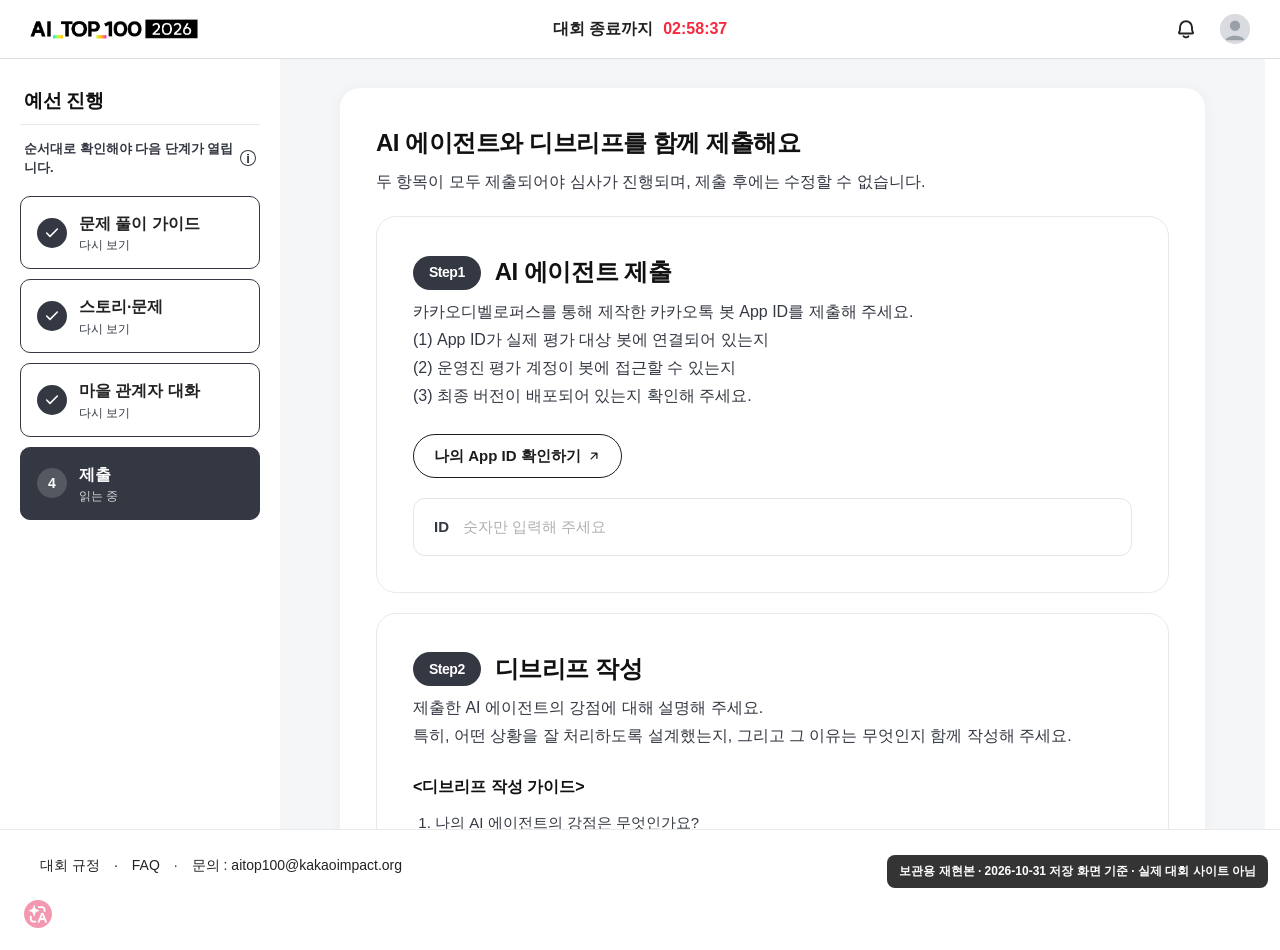
<file: aitop100-prelim/site/submit.html>
<!DOCTYPE html>
<!-- saved from url=(0028)https://aitop100.org/contest -->
<html lang="ko" data-immersive-translate-page-theme="light"><head><meta http-equiv="Content-Type" content="text/html; charset=UTF-8"><meta name="viewport" content="user-scalable=no, initial-scale=1, maximum-scale=1, minimum-scale=1, width=device-width"><title>예선 대회 문제 | AI_TOP_100 [2026]</title><style>.cont_error{background:#f4f5f7;height:100vh}.cont_error .section_error{height:100%}.cont_error .section_error .inner{flex-direction:column;justify-content:center;align-items:center;display:flex}.cont_error .tit_error{letter-spacing:-.04em;align-items:center;font-size:100px;display:flex}.cont_error .desc_error{letter-spacing:-.02em;margin-top:32px;font-size:26px;font-weight:700;line-height:1.38}.cont_error .desc_sub{letter-spacing:-.02em;color:#8a8d90;margin-top:10px;font-size:13px;line-height:1.5}.cont_error .btn_common{min-width:115px;margin-top:40px;font-size:13px;font-weight:600}.cont_error .img_burst{text-indent:-9999px;aspect-ratio:90/124;background-position:50%;background-repeat:no-repeat;background-size:cover;width:90px;margin-inline:-8px;font-size:0;line-height:0;display:inline-block;overflow:hidden}</style><style>.wrap_alarm{text-align:left;position:relative}.wrap_alarm .ico_alarm{background:url("data:image/svg+xml;charset=utf-8,%3Csvg xmlns='http://www.w3.org/2000/svg' width='24' height='24' fill='none' stroke='%23222' stroke-linecap='round' stroke-linejoin='round' stroke-width='1.9' viewBox='0 0 24 24'%3E%3Cpath d='M6 10.2a6 6 0 0 1 12 0v2.1c0 1.05.31 2.07.9 2.94a.775.775 0 0 1-.65 1.21H5.75c-.63 0-1-.69-.65-1.21.59-.87.9-1.89.9-2.94zM9.6 19.3a3.2 3.2 0 0 0 4.8 0'/%3E%3C/svg%3E") 50%/24px 24px no-repeat;width:24px;height:24px;display:block}.wrap_alarm .ico_alarm_new{background:#e5342a;border-radius:50%;width:7px;height:7px;position:absolute;top:0;right:0}.wrap_alarm .layer_alarm{z-index:1;background:var(--white);box-sizing:border-box;border-radius:16px;flex-direction:column;width:290px;height:352px;margin-top:14px;display:flex;position:absolute;top:100%;right:0;box-shadow:0 12px 34px #0000001f}@media only screen and (width<=720px){.wrap_alarm .layer_alarm{top:var(--header-height);width:auto;height:auto;margin:0 16px 16px;position:fixed;bottom:0;left:0;right:0}}.wrap_alarm .tit_alarm{padding:20px 22px 14px;font-size:16px}.wrap_alarm .txt_empty{text-align:center;color:#a0a4aa;margin-top:auto;padding:34px 22px 40px}.wrap_alarm .list_alarm{overflow-y:auto}.wrap_alarm .list_alarm li{border-top:1px solid #f2f3f5;flex-direction:column;gap:6px;padding:18px 22px;display:flex}.wrap_alarm .list_alarm li.is_unread{background:#e8effc}.wrap_alarm .tit_alarm_name{font-size:15px}.wrap_alarm .desc_alarm{font-size:14px}.wrap_alarm .txt_time{color:#a0a4aa;font-size:13px}</style><style>.doc-header.preliminary_header{z-index:101;position:fixed;top:0;left:0;right:0}.doc-header.preliminary_header .inner{max-width:none}.doc-header.preliminary_header .doc-title{width:168px}@media only screen and (width<=1023px){.doc-header.preliminary_header .doc-title{display:none}}.doc-header.preliminary_header .bundle_menu{display:none}@media only screen and (width<=1023px){.doc-header.preliminary_header .bundle_menu{display:block}}.doc-header.preliminary_header .btn_menu{justify-content:center;align-items:center;width:34px;height:34px;display:flex}.doc-header.preliminary_header .ico_menu{background-image:url("data:image/svg+xml;charset=utf-8,%3Csvg xmlns='http://www.w3.org/2000/svg' width='20' height='20' fill='none' stroke='%23111' stroke-linecap='round' stroke-width='2' viewBox='0 0 24 24'%3E%3Cpath d='M4 7h16M4 12h16M4 17h16'/%3E%3C/svg%3E");background-position:50%;background-repeat:no-repeat;background-size:20px 20px;width:20px;height:20px;display:block}.doc-header.preliminary_header .wrap_countdown{align-items:center;gap:10px;font-size:16px;display:flex;position:absolute;top:50%;left:50%;transform:translate(-50%,-50%)}@media only screen and (width<=720px){.doc-header.preliminary_header .wrap_countdown{gap:4px;font-size:14px}}.doc-header.preliminary_header .txt_countdown{color:#f8293e;font-weight:700}.doc-header.preliminary_header .wrap_profile{position:relative}@media only screen and (width<=1023px){.doc-header.preliminary_header .wrap_profile{display:none}}.doc-header.preliminary_header .img_profile{background:var(--field);-o-object-fit:cover;object-fit:cover;border-radius:50%;width:30px;height:30px;display:block}.doc-header.preliminary_header .layer_profile{z-index:1;background:var(--white);text-align:left;box-sizing:border-box;border-radius:12px;flex-direction:column;min-width:270px;margin-top:14px;display:flex;position:absolute;top:100%;right:0;box-shadow:0 8px 24px #00000029}.doc-header.preliminary_header .profile_info{padding:22px 24px 18px}.doc-header.preliminary_header .txt_profile{font-size:18px;font-weight:700;line-height:1.4}.doc-header.preliminary_header .btn_logout{text-align:left;border-top:1px solid #f0f1f3;padding:18px 24px;font-size:15px;font-weight:500}.doc-header.preliminary_header .bundle_info{align-items:center;gap:22px;margin-left:auto;display:flex}</style><style>.doc-header{z-index:100;width:100%;height:var(--header-height);border-bottom:1px solid var(--line);background:var(--white);position:fixed;top:0}.doc-header.ty_dark{background:linear-gradient(#000,#0000);border-bottom:none;transition:background .28s}.doc-header.ty_dark.scrolled{background:#000}.doc-header:has(.doc-gnb.open){background:var(--black)}.doc-header:has(.doc-gnb.open) .btn_gnb span{background:var(--white)}.doc-header .inner{justify-content:space-between;align-items:center;height:100%;display:flex}.doc-title{width:128px}@media only screen and (width<=720px){.doc-title{width:112px}}.doc-title a{color:#0000;font-size:1px;line-height:0;display:block;overflow:hidden}.list_gnb{justify-content:space-between;align-items:center;gap:60px;font-size:16px;font-weight:700;display:flex}@media only screen and (width<=720px){.list_gnb{flex-direction:column;align-items:flex-start;gap:0;padding:0 16px;font-size:23px;font-weight:900;display:flex}.list_gnb li{text-align:left;width:100%}}.list_gnb li:hover .btn_common.ty_cool{color:var(--white);transform:translateY(-2px)}.list_gnb li.ty_login{box-sizing:border-box;justify-content:space-between;align-items:center;padding:14px 4px;display:flex}.list_gnb .btn_common.ty_cool{transition:color .2s,transform .2s;transform:translateZ(0)}@media only screen and (width<=720px){.list_gnb .btn_common.ty_cool{all:unset;box-sizing:border-box;color:#000;width:100%;font:inherit;cursor:pointer;padding:14px 4px;display:block}.ty_dark .list_gnb .btn_common.ty_cool{color:#fff}}.link_gnb{color:#000}.doc-gnb.open .link_gnb,.ty_dark .link_gnb{color:#fff}@media only screen and (width<=720px){.ty_login .link_gnb{border:0;align-self:stretch;align-items:center;padding:0;font-size:16px;font-weight:700;text-decoration:underline;display:flex}.link_gnb{border-bottom:1px solid var(--line);padding:14px 4px;display:block}.ty_dark .link_gnb{border-bottom-color:#333}}.txt_login{letter-spacing:-.02em;font-size:16px;font-weight:500;display:none}@media only screen and (width<=720px){.txt_login{display:block}}.doc-gnb.open .txt_login,.ty_dark .txt_login{color:var(--white)}.doc-gnb{align-items:center;gap:60px;display:flex}@media only screen and (width<=720px){.doc-gnb{top:var(--header-height);border-bottom:1px solid var(--line);background:var(--white);flex-direction:column;align-items:stretch;gap:0;padding-bottom:12px;display:none;position:absolute;left:0;right:0}.ty_dark .doc-gnb{background:var(--black);border-bottom-color:#333}.doc-gnb.open{background:var(--black);display:flex}.doc-gnb:after{background:var(--spectrum,linear-gradient(90deg,#04f3ff,#90f779,#ddf730,#ffbd19,#ff638a,#ff1fe0));content:"";height:6px;position:absolute;bottom:-2px;left:0;right:0}}.wrap_profile{align-self:stretch;align-items:center;display:flex;position:relative}@media only screen and (width<=720px){.wrap_profile{align-self:flex-start;width:100%}.wrap_profile .profile_pc{display:none}}.wrap_profile .profile_mo{display:none}@media only screen and (width<=720px){.wrap_profile .profile_mo{display:flex}}.profile_mo{box-sizing:border-box;align-items:center;gap:20px;width:100%;padding:14px 16px;font-size:16px;display:flex}.doc-gnb.open .profile_mo,.ty_dark .profile_mo{color:#fff}.profile_mo .txt_profile{white-space:nowrap;text-overflow:ellipsis;font-size:20px;font-weight:800;overflow:hidden}.btn_logout_mo{flex-shrink:0;align-self:stretch;margin-left:auto;font-size:16px;font-weight:700;text-decoration:underline}.doc-gnb.open .btn_logout_mo,.ty_dark .btn_logout_mo{color:#fff}.btn_profile{color:#000;align-items:center;gap:8px;font-size:14px;line-height:1.2;display:inline-flex}.ty_dark .btn_profile{color:#fff}@media only screen and (width<=720px){.btn_profile{align-self:flex-start;width:100%;padding:14px 16px;font-size:16px}}.img_profile{-o-object-fit:cover;object-fit:cover;background:var(--field);border-radius:50%;flex-shrink:0;width:24px;height:24px}@media only screen and (width<=720px){.img_profile{width:48px;height:48px}}.txt_profile{font-weight:400}.txt_caret{border-left:4px solid #0000;border-right:4px solid #0000;border-top:5px solid var(--gray-2);flex-shrink:0;width:0;height:0}.ty_dark .txt_caret{border-top-color:#9a9a9a}.layer_profile{z-index:1;background:var(--white);border:1px solid #00000014;border-radius:12px;min-width:108px;margin-top:8px;padding:6px 0;position:absolute;top:100%;right:0;box-shadow:0 8px 24px #00000029}@media only screen and (width<=720px){.layer_profile{right:20px}}.btn_logout{color:#000;text-align:left;width:100%;padding:8px 16px;font-size:14px;font-weight:400;line-height:1.4;display:block}.btn_gnb{display:none}@media only screen and (width<=720px){.btn_gnb{box-sizing:border-box;flex-direction:column;justify-content:center;align-items:center;gap:5px;width:44px;height:44px;padding:9px;display:flex}.btn_gnb span{background:var(--black);width:100%;height:2px;transition:transform .2s,opacity .15s}.btn_gnb[aria-expanded=true] span:first-child{transform:translateY(7px)rotate(45deg)}.btn_gnb[aria-expanded=true] span:nth-child(2){opacity:0}.btn_gnb[aria-expanded=true] span:nth-child(3){transform:translateY(-7px)rotate(-45deg)}.ty_dark .btn_gnb span{background:var(--white)}}</style><style>.content_layer_faq{text-align:left}.content_layer_faq .list_tab{flex-wrap:wrap;gap:8px;margin-bottom:14px;display:flex}.content_layer_faq .btn_tab{color:#8a8d90;box-sizing:border-box;background:#eceef1;border-radius:999px;justify-content:center;align-items:center;min-height:38px;padding:0 18px;font-size:14px;font-weight:700;line-height:1.4;display:inline-flex}.content_layer_faq .btn_tab.active{color:var(--white);background:#2b2f36}.content_layer_faq .list_faq{flex-direction:column;gap:10px;display:flex}.content_layer_faq .item_faq{box-sizing:border-box}.content_layer_faq .item_faq.open .box_answer{opacity:1;grid-template-rows:1fr}.content_layer_faq .item_faq.open .ico_arrow{transform:rotate(180deg)}.content_layer_faq .btn_toggle{background:var(--white);text-align:left;box-sizing:border-box;border-radius:16px;justify-content:space-between;align-items:flex-start;gap:12px;width:100%;padding:18px 20px;display:flex}.content_layer_faq .bundle_text{flex-direction:column;gap:6px;min-width:0;display:flex}.content_layer_faq .txt_category{color:#595959;font-size:14px;font-weight:400;line-height:1.4}.content_layer_faq .txt_question{color:#111;font-size:16px;font-weight:700}.content_layer_faq .ico_arrow{width:20px;height:20px;transition:transform .22s var(--ease);background:url("data:image/svg+xml;charset=utf-8,%3Csvg xmlns='http://www.w3.org/2000/svg' width='20' height='20' fill='none' viewBox='0 0 20 20'%3E%3Cpath stroke='%239a9ea6' stroke-linecap='round' stroke-linejoin='round' stroke-width='1.8' d='m5 7.5 5 5 5-5'/%3E%3C/svg%3E") 50%/20px 20px no-repeat;flex-shrink:0;margin-top:2px}.content_layer_faq .box_answer{opacity:0;transition:grid-template-rows .28s var(--ease),opacity .22s var(--ease);grid-template-rows:0fr;display:grid}.content_layer_faq .inner_answer{min-height:0;overflow:hidden}.content_layer_faq .desc_answer{color:#4a4f57;padding:16px 20px 6px;font-size:14px;font-weight:400;line-height:1.85}.content_layer_faq .desc_faq_status{color:#4a4f57;text-align:center;padding:40px 0;font-size:14px;line-height:1.85}</style><style>.content_layer_rule{color:#343842;background:var(--white);border-radius:16px;padding:22px 24px}.content_layer_rule .desc_rule{text-align:left;font-size:15px;font-weight:400;line-height:1.8}</style><style>.doc-footer.preliminary_footer{z-index:100;height:var(--footer-height-preliminary);background:var(--white);border-top:1px solid #e9e9e9;align-items:center;padding:0 40px;display:flex;position:fixed;bottom:0;left:0;right:0}@media only screen and (width<=720px){.doc-footer.preliminary_footer{padding:0 16px}}.container-doc:has(.hide_footer) .doc-footer.preliminary_footer{display:none}.doc-footer.preliminary_footer .wrap_info{color:#343842;align-items:center;gap:14px;font-size:14px;font-weight:500;display:flex}@media only screen and (width<=720px){.doc-footer.preliminary_footer .wrap_info{gap:4px}}.doc-footer.preliminary_footer .btn_faq,.doc-footer.preliminary_footer .item_contact{align-items:center;gap:14px;display:flex}@media only screen and (width<=720px){.doc-footer.preliminary_footer .btn_faq,.doc-footer.preliminary_footer .item_contact{gap:4px}}.doc-footer.preliminary_footer .btn_faq:before,.doc-footer.preliminary_footer .item_contact:before{content:"·"}</style><style>.doc-footer{color:#555;padding-block:42px 80px}@media only screen and (width<=720px){.doc-footer{padding-bottom:87px}}.doc-footer .wrap_logo{border-top:1px solid var(--line);padding-top:24px}.doc-footer .logo_footer{width:150px}.doc-footer .list_corp{border-bottom:1px solid var(--line);gap:48px;margin-top:48px;padding-bottom:42px;display:flex}@media only screen and (width<=720px){.doc-footer .list_corp{flex-direction:column;gap:28px;margin-top:36px;padding-bottom:30px}}.doc-footer .list_corp li{flex-direction:column;align-items:flex-start;gap:10px;display:flex}.doc-footer .list_corp li>ul{align-items:center;gap:20px;min-height:30px;display:flex}.doc-footer .list_corp img{width:100%;display:block}.doc-footer .list_corp .item_msit{margin-left:-12px}.doc-footer .item_kakaoimpact{width:155px}.doc-footer .item_msit{width:157px}.doc-footer .item_kakao{width:70px}.doc-footer .tit_corp{color:var(--black);font-size:12px;font-weight:800;line-height:1}.doc-footer .info_copyright{justify-content:space-between;padding-top:16px;font-size:11px;display:flex}@media only screen and (width<=720px){.doc-footer .info_copyright{flex-direction:column;align-items:flex-start;gap:20px}}</style><style>.comm_layer{z-index:1000;box-sizing:border-box;justify-content:center;align-items:center;width:100%;height:100%;display:flex;position:fixed;inset:0}.comm_layer.notice_layer{background-color:#00000080;padding-inline:20px}.comm_layer.notice_layer .inner_layer{box-sizing:border-box;text-align:center;background:#fff;border-radius:24px;flex-direction:column;align-items:center;gap:10px;width:100%;max-width:400px;padding:40px 34px 30px;display:flex}.comm_layer.notice_layer .tit_layer{font-size:19px;font-weight:800}.comm_layer.notice_layer .ico_notice_red{background-image:url("data:image/svg+xml;charset=utf-8,%3Csvg xmlns='http://www.w3.org/2000/svg' width='36' height='36' fill='none' viewBox='0 0 24 24'%3E%3Cpath fill='%23f8293e' d='m12 3.2 10.4 17.4H1.6z'/%3E%3Cpath stroke='%23fff' stroke-linecap='round' stroke-width='2.1' d='M12 9.2v4.9m0 2.7v.7'/%3E%3C/svg%3E");background-position:50%;background-repeat:no-repeat;background-size:36px 36px;width:36px;height:36px;margin:0 auto 16px;display:block}.comm_layer.notice_layer .desc_layer{color:#9a9a9a;text-align:center;font-size:14px;line-height:1.7}.comm_layer.notice_layer .wrap_btn{width:100%;max-width:230px;margin-top:20px}.comm_layer.notice_layer .wrap_btn.ty_dual{gap:8px;max-width:280px;display:flex}.comm_layer.notice_layer .btn_common{color:#fff;background:#333a44;width:100%;font-size:15px;font-weight:700}.comm_layer.notice_layer .btn_common.ty_gray{color:#555;background:#f2f2f2}</style><style>.comm_layer.preliminary_layer{justify-content:flex-end;padding:24px}@media only screen and (width<=720px){.comm_layer.preliminary_layer{padding:16px}}.comm_layer.preliminary_layer .inner_layer{box-sizing:border-box;text-align:center;background:#fff;border-radius:24px;flex-direction:column;align-items:center;width:100%;max-width:620px;height:100%;max-height:100%;display:flex;position:relative;overflow:hidden;box-shadow:0 18px 50px #00000029}.comm_layer.preliminary_layer .tit_layer{font-size:22px}.comm_layer.preliminary_layer .btn_close{box-sizing:content-box;background-image:url("data:image/svg+xml;charset=utf-8,%3Csvg xmlns='http://www.w3.org/2000/svg' width='24' height='24' fill='none' stroke='%23111' stroke-linecap='round' stroke-width='2' viewBox='0 0 24 24'%3E%3Cpath d='m5 5 14 14M19 5 5 19'/%3E%3C/svg%3E");background-position:50%;background-repeat:no-repeat;background-size:24px 24px;flex-shrink:0;width:24px;height:24px;padding:4px}.comm_layer.preliminary_layer .layer_head{box-sizing:border-box;border-bottom:1px solid #eff0f2;justify-content:space-between;align-items:center;width:100%;padding:22px 20px 18px;display:flex}.comm_layer.preliminary_layer .cont_layer{box-sizing:border-box;background:#f5f6f8;width:100%;height:100%;min-height:0;padding:20px 20px 26px;overflow-y:auto}</style><style>.wrap_toast{z-index:100;position:fixed;bottom:102px;right:32px}@media only screen and (width<=720px){.wrap_toast{bottom:16px;left:16px;right:16px}}.wrap_toast.ty_notice .inner_toast{background:#fff6dd}.wrap_toast.ty_notice .tit_toast{color:#c98a00}.wrap_toast.ty_notice .ico_toast{background:#f5a623}.wrap_toast.ty_notice .ico_toast:before{content:"!";font-size:20px;font-weight:800}.wrap_toast .inner_toast{-moz-column-gap:16px;box-sizing:border-box;background:#e4ecfb;border-radius:14px;grid-template-columns:44px auto 55px;grid-template-areas:"ico_toast tit_toast btn_close""ico_toast desc_toast btn_close";align-items:center;gap:2px 16px;width:100%;min-width:450px;min-height:114px;padding-left:22px;display:grid;box-shadow:0 6px 20px #00000014}@media only screen and (width<=720px){.wrap_toast .inner_toast{min-width:auto}}.wrap_toast .tit_toast{color:#1c55ff;grid-area:tit_toast;align-self:flex-end;font-size:17px;font-weight:700}.wrap_toast .desc_toast{color:#111;grid-area:desc_toast;align-self:flex-start;font-size:15px;font-weight:500;line-height:1.6}.wrap_toast .ico_toast{color:#fff;background:#1d5fe0 url("data:image/svg+xml;charset=utf-8,%3Csvg xmlns='http://www.w3.org/2000/svg' width='18' height='18' fill='none' stroke='%23fff' stroke-linecap='round' stroke-linejoin='round' stroke-width='2.1' viewBox='0 0 24 24'%3E%3Cpath d='M18 8A6 6 0 1 0 6 8c0 6-2 7-2 7h16s-2-1-2-7M10.3 20a2 2 0 0 0 3.4 0'/%3E%3C/svg%3E") 50%/18px 18px no-repeat;border-radius:999px;grid-area:ico_toast;justify-content:center;align-items:center;width:44px;height:44px;display:flex}.wrap_toast .btn_close{box-sizing:border-box;color:#6b6b6b;grid-area:btn_close;margin-right:auto;padding:22px}</style><style>.inner{width:100%;height:100%;max-width:calc(var(--max) + var(--inner-padding-inline)*2);padding-inline:var(--inner-padding-inline);box-sizing:border-box;text-align:center;margin:0 auto}.inner.ty_full{max-width:none;padding-inline:0}</style><style>.section_common.hero{height:473px;position:relative}@media only screen and (width<=720px){.section_common.hero{height:330px}}.section_common.hero:after{z-index:10;content:"";background:linear-gradient(#00000038,#00000061);position:absolute;inset:0}.section_common.hero .inner{position:relative}.box_logo{z-index:20;width:214px;position:absolute;top:50%;left:50%;transform:translate(-50%,-50%)}@media only screen and (width<=720px){.box_logo{width:156px}}.box_logo img{width:100%;display:block}.wrap_images,.wrap_images img{position:absolute;inset:0}.wrap_images img{-o-object-fit:cover;object-fit:cover;opacity:0;width:100%;height:100%;transition:opacity .8s;display:block}.wrap_images img.is_active{z-index:1;opacity:1}</style><style>.section_common.deadline{background:var(--gray)}.section_common.deadline .inner{padding-block:140px}@media only screen and (width<=720px){.section_common.deadline .inner{padding-block:80px}}.section_common.deadline .num_countdown,.section_common.deadline .tit_section,.section_common.deadline .txt_deadline{display:block}.section_common.deadline .tit_section{letter-spacing:-.07em;font-size:33px;font-weight:700;line-height:1.2}@media only screen and (width<=720px){.section_common.deadline .tit_section{letter-spacing:-.025em;font-size:28px;line-height:1.5}}.section_common.deadline .txt_deadline{color:#222;margin-top:23px;font-size:17px;font-weight:500}@media only screen and (width<=720px){.section_common.deadline .txt_deadline{font-size:16px}}.section_common.deadline .desc_deadline{color:#111;margin-top:22px;font-size:17px;font-weight:500;line-height:1.6}.section_common.deadline .num_countdown{letter-spacing:-.07em;font-variant-numeric:tabular-nums;margin-top:10px}.section_common.deadline .txt_dday{letter-spacing:-.07em;font-size:70px;font-weight:700;line-height:.9;display:block}.section_common.deadline .txt_time{letter-spacing:-.03em;margin-top:8px;font-size:40px;font-weight:800;line-height:1;display:block}.section_common.deadline .btn_common{margin-top:28px}.section_common.deadline .btn_common:disabled,.section_common.deadline .btn_common[aria-disabled=true]{color:#9a9a9a;background:#dcdcdc}.section_common.deadline .txt_notice{color:#8a8a8a;margin-top:20px;display:block}@media only screen and (width<=720px){.section_common.deadline .txt_notice{font-size:13px}}</style><style>.section_common.board{--pb-img:56px;--pb-gap:8px;--pb-msg:15px;--pb-nick:10px;--pb-bar:15px;--pb-inner:4px;--pb-radius:3px;--pb-card-gap:22px;--pb-row:74px;--pb-logo:24px;--pb-pad:32px;--pb-cool:linear-gradient(90deg,#04f3ff,#90f779);--pb-warm:linear-gradient(90deg,#ddf730,#ffbd19);--pb-hot:linear-gradient(90deg,#ff638a,#ff1fe0);box-sizing:border-box;height:calc(var(--pb-row)*4 + var(--pb-pad)*2);padding-block:var(--pb-pad);color:var(--white);background:var(--black)}.section_common.board .inner{overflow:hidden}@media only screen and (width<=720px){.section_common.board{--pb-img:40px;--pb-gap:6px;--pb-msg:11px;--pb-nick:8px;--pb-bar:11px;--pb-inner:3px;--pb-radius:2px;--pb-card-gap:16px;--pb-row:53px;--pb-logo:17px;--pb-pad:20px}}.wrap_board{width:100%;height:100%;overflow:hidden}.list_profile{height:var(--pb-row);overflow:hidden}.inner_list{align-items:center;gap:var(--pb-card-gap);width:max-content;height:var(--pb-row);will-change:transform;padding-inline:6px;animation:35s linear infinite board-scroll;display:flex}@media only screen and (width<=720px){.inner_list{animation-duration:20s}}.item_profile{--profile-copy-width:240px;flex:0 0 calc(var(--pb-img) + var(--pb-gap) + var(--profile-copy-width));grid-template-columns:var(--pb-img) var(--profile-copy-width);grid-template-rows:auto var(--pb-bar);-moz-column-gap:var(--pb-gap);column-gap:var(--pb-gap);width:calc(var(--pb-img) + var(--pb-gap) + var(--profile-copy-width));height:var(--pb-img);align-content:space-between;transition:width .55s,flex-basis .55s,grid-template-columns .55s;display:grid}@media only screen and (width<=720px){.item_profile{--profile-copy-width:180px}}.thumb_profile{width:var(--pb-img);height:var(--pb-img);border-radius:var(--pb-radius);-o-object-fit:cover;object-fit:cover;background:#1a1a1a;grid-area:1/1/span 2;align-self:center}.info_profile{width:var(--profile-copy-width);text-align:left;grid-area:1/2;min-width:0}.desc_profile{width:100%;font-weight:800;font-size:var(--pb-msg);color:var(--white);line-height:1.3}.desc_profile,.name_profile{white-space:nowrap;overflow:hidden}.name_profile{margin-top:var(--pb-inner);font-weight:600;font-size:var(--pb-nick);color:#e0e0e0;line-height:1.2}.name_profile .role{color:#9a9a9a;font-weight:500}.bar_profile{width:100%;height:var(--pb-bar);background:var(--pb-cool);grid-area:2/2;position:relative;overflow:hidden}.bar_profile.ty_warm{background:var(--pb-warm)}.bar_profile.ty_hot{background:var(--pb-hot)}.bar_profile:before{content:"";background:linear-gradient(90deg,#0000,#ffffff80,#0000);width:100%;animation:2s linear infinite board-underbar;position:absolute;inset:0 auto 0 -100%}.box_brand{width:180px;height:var(--pb-img);flex:0 0 180px;justify-content:center;align-items:center;display:flex}.box_brand img{width:auto;height:var(--pb-logo);display:block}@media only screen and (width<=720px){.box_brand{flex-basis:140px;width:140px}}.item_profile.out .thumb_profile{animation:1s ease-out forwards board-image-out}.item_profile.out .bar_profile,.item_profile.out .info_profile{animation:1s ease-out forwards board-wipe-out}.item_profile.in .thumb_profile{animation:1s ease-out forwards board-image-in}.item_profile.in .bar_profile,.item_profile.in .info_profile{animation:1s ease-out forwards board-wipe-in}@keyframes board-scroll{0%{transform:translate(0)}to{transform:translate(-50%)}}@keyframes board-image-out{0%{opacity:1;transform:scale(1)}to{opacity:0;transform:scale(.7)}}@keyframes board-image-in{0%{opacity:0;transform:scale(.7)}to{opacity:1;transform:scale(1)}}@keyframes board-wipe-out{0%{clip-path:inset(0);opacity:1}to{clip-path:inset(0 100% 0 0);opacity:0}}@keyframes board-wipe-in{0%{clip-path:inset(0 100% 0 0);opacity:0}to{clip-path:inset(0);opacity:1}}@keyframes board-underbar{0%{left:-100%}to{left:100%}}</style><style>.section_common.mission .inner{padding-block:90px}@media only screen and (width<=720px){.section_common.mission .inner{padding-block:68px}}.section_common.mission .tit_section{letter-spacing:-.075em;color:var(--ink);font-size:42px;font-weight:900;line-height:1.32}@media only screen and (width<=720px){.section_common.mission .tit_section{font-size:29px;font-weight:800;line-height:1.16}}.section_common.mission .desc_section{letter-spacing:-.05em;color:var(--muted);margin-top:23px;font-size:20px;font-weight:600;line-height:1.55}@media only screen and (width<=720px){.section_common.mission .desc_section{font-size:16px}}.section_common.mission .desc_section span{display:block}.section_common.mission .desc_section span:last-child{margin-top:16px}.list_story{text-align:left;grid-template-columns:repeat(3,1fr);gap:18px;width:100%;max-width:1080px;height:100%;margin:72px auto 28px;display:grid}@media only screen and (width<=720px){.list_story{flex-direction:column;margin-bottom:0;display:flex}}.item_story{border:1px solid var(--line);border-radius:var(--radius);background:var(--white);box-sizing:border-box;height:100%;transition:transform .2s var(--ease),box-shadow .2s ease;flex-direction:column;display:flex;overflow:hidden}@media (hover:hover) and (pointer:fine){.item_story:hover{transform:translateY(-8px);box-shadow:0 12px 28px #00000017}}.thumb_story{height:255px;position:relative;overflow:hidden}.thumb_story img{-o-object-fit:cover;object-fit:cover;width:100%;height:100%;display:block}.thumb_story .dimmed_overlay{z-index:2;background:linear-gradient(0deg,#000000d1 0,#0000004d 55%,#0000000d);position:absolute;inset:0}.thumb_story .tit_overlay{z-index:3;letter-spacing:-.03em;color:#fff;padding:22px 24px;font-size:18px;font-weight:900;line-height:1.3;position:absolute;bottom:0;left:0;right:0}.info_story{flex-direction:column;flex:1;padding:20px 24px 22px;display:flex}@media only screen and (width<=720px){.info_story{min-width:0;padding:12px 14px}}.name_story{font-size:20px;font-weight:900}@media only screen and (width<=720px){.name_story{font-size:17px}}.role_story{color:#595959;font-size:12px;font-weight:500}@media only screen and (width<=720px){.role_story{font-size:14px}}.desc_story{color:#555;margin-top:7px;font-size:14px;line-height:1.65}@media only screen and (width<=720px){.desc_story{font-size:16px}}.link_more{color:#222;text-underline-offset:3px;margin-top:auto;padding-top:18px;font-size:12px;font-weight:900;text-decoration:underline;display:block}</style><style>.section_common.how .inner{padding-block:140px}@media only screen and (width<=720px){.section_common.how .inner{padding-block:80px}}.section_common.how .line_common{vertical-align:top;padding-top:22px;font-size:22px;font-weight:800;line-height:1.25;display:inline-block;position:relative}@media only screen and (width<=720px){.section_common.how .line_common{font-size:20px}}.section_common.how .line_common:before{content:"";width:58px;height:4px;position:absolute;top:0;left:0}.section_common.how .line_common.ty_warm:before{background:var(--warm)}.section_common.how .line_common.ty_cool:before{background:var(--cool)}.section_common.how .line_common.ty_hot:before{background:var(--hot)}.section_common.how .tit_section{letter-spacing:-.075em;font-size:58px;font-weight:900;line-height:.98}@media only screen and (width<=720px){.section_common.how .tit_section{font-size:30px}}.section_common.how .info_timeline,.section_common.how .item_how{border:1px solid var(--line);border-radius:var(--radius);background:var(--gray);padding:28px}.section_common.how .info_how{grid-template-columns:.5fr 1fr;gap:18px;margin-top:46px;display:grid}@media only screen and (width<=720px){.section_common.how .info_how{grid-template-columns:1fr}}.section_common.how .item_how{box-sizing:border-box;flex-direction:column;align-items:flex-start;display:flex}@media only screen and (width<=720px){.section_common.how .item_how{flex:initial;max-width:none}}.section_common.how .item_how .desc_how{text-align:left;color:#666;margin-top:22px;font-size:16px;font-weight:500;line-height:1.7}@media only screen and (width<=720px){.section_common.how .item_how .desc_how{font-size:16px;line-height:1.65}}.section_common.how .info_timeline{text-align:left;margin-top:18px}.section_common.how .list_timeline{word-break:break-all;grid-template-columns:repeat(4,1fr);gap:24px;margin-top:28px;display:grid}@media only screen and (width<=720px){.section_common.how .list_timeline{-moz-column-gap:16px;grid-template-columns:1fr;gap:24px 16px}}.section_common.how .list_timeline li{box-sizing:border-box;flex-direction:column;align-items:flex-start;gap:8px;min-width:0;display:flex;position:relative}@media only screen and (width<=720px){.section_common.how .list_timeline li+li{border-top:1px solid var(--line);padding-top:24px}}.section_common.how .list_timeline .txt_timeline{font-size:18px;font-weight:800;line-height:1.2}.section_common.how .list_timeline .txt_date{font-size:18px;font-weight:500;line-height:1.65}@media only screen and (width<=720px){.section_common.how .list_timeline .txt_date{font-size:16px}}.section_common.how .list_timeline .txt_notice{color:var(--muted);font-size:16px;font-weight:600;line-height:1.55}@media only screen and (width<=720px){.section_common.how .list_timeline .txt_notice{font-size:14px}}</style><style>.section_common.prizes{background:var(--black);color:var(--white)}.section_common.prizes .inner{padding-block:140px}@media only screen and (width<=720px){.section_common.prizes .inner{padding-block:80px}}.section_common.prizes .tit_section{letter-spacing:-.075em;font-size:56px;font-weight:900;line-height:.98}@media only screen and (width<=720px){.section_common.prizes .tit_section{font-size:32px}}.section_common.prizes .info_prizes,.section_common.prizes .list_benefit li,.section_common.prizes .list_prizes li{border-radius:var(--radius);background:#101010;border:1px solid #323232;padding:24px}.section_common.prizes .list_benefit,.section_common.prizes .list_prizes{gap:8px;display:flex}.section_common.prizes .list_prizes{margin-top:44px}@media only screen and (width<=720px){.section_common.prizes .list_prizes{flex-direction:column}}.section_common.prizes .list_prizes li{box-sizing:border-box;flex-direction:column;flex:1;align-items:flex-start;gap:8px;min-height:210px;display:flex;position:relative;overflow:hidden}@media only screen and (width<=720px){.section_common.prizes .list_prizes li{min-height:180px}}.section_common.prizes .list_prizes li:after{background:var(--cool);filter:blur(10px);opacity:.85;content:"";border-radius:50%;width:110px;height:110px;position:absolute;bottom:-25px;right:-20px}.section_common.prizes .list_prizes li.ty_spectrum:after{background:var(--spectrum)}.section_common.prizes .list_prizes li.ty_warm:after{background:var(--warm)}.section_common.prizes .list_prizes li.ty_hot:after{background:var(--hot)}.section_common.prizes .list_prizes li.ty_cool:after{background:var(--cool)}.section_common.prizes .txt_prizes{font-size:22px;font-weight:700}.section_common.prizes .txt_money{color:#ddd;font-size:18px;font-weight:800}.section_common.prizes .txt_award{color:#a3a3a3;font-size:15px}.section_common.prizes .info_prizes{justify-content:space-between;align-items:center;margin-top:8px;display:flex}@media only screen and (width<=720px){.section_common.prizes .info_prizes{flex-direction:column;align-items:flex-start}}.section_common.prizes .txt_info{font-size:18px}.section_common.prizes .txt_subsidy{color:var(--yellow);font-size:26px;font-weight:700}.section_common.prizes .txt_notice{color:#a3a3a3;font-size:15px}.section_common.prizes .tit_benefit{margin-top:24px;font-size:18px;line-height:1.4;display:block}.section_common.prizes .list_benefit{margin-top:16px;display:flex}@media only screen and (width<=720px){.section_common.prizes .list_benefit{flex-direction:column}}.section_common.prizes .list_benefit li{text-align:left;flex-direction:column;flex:1;padding:14px;display:flex}.section_common.prizes .list_benefit li:first-of-type .wrap_img{align-items:flex-end}.section_common.prizes .list_benefit li:nth-of-type(2) .txt_benefit:before{background:var(--cool)}.section_common.prizes .list_benefit li:nth-of-type(3) .txt_benefit:before{background:var(--warm)}.section_common.prizes .list_benefit .wrap_img{border-radius:calc(var(--radius) - 2px);box-sizing:border-box;background:#1f1f1f;align-items:flex-start;height:188px;display:flex;overflow:hidden}.section_common.prizes .list_benefit .thumb_benefit{-o-object-fit:cover;object-fit:cover;width:100%;height:100%;display:block}.section_common.prizes .list_benefit .txt_benefit{margin-top:18px;padding-top:33px;font-size:18px;font-weight:700;position:relative}.section_common.prizes .list_benefit .txt_benefit:before{background:var(--hot);content:"";width:58px;height:5px;position:absolute;top:0}.section_common.prizes .list_benefit .desc_benefit{color:#a3a3a3;margin-top:8px;font-size:14px;line-height:1.6}</style><style>.section_common.faq .inner{max-width:820px;padding-block:140px}@media only screen and (width<=720px){.section_common.faq .inner{padding-block:80px 120px}}.section_common.faq .tit_section{letter-spacing:-.075em;font-size:56px;font-weight:900;line-height:.98}@media only screen and (width<=720px){.section_common.faq .tit_section{font-size:32px}}.section_common.faq .item_faq{border-bottom:1px solid var(--line)}.section_common.faq .btn_toggle{text-align:left;justify-content:space-between;align-items:center;width:100%;padding:22px 2px;display:flex}.section_common.faq .box_answer{opacity:0;text-align:left;transition:grid-template-rows .28s var(--ease),opacity .22s var(--ease);grid-template-rows:0fr;display:grid}.section_common.faq .inner_answer{min-height:0;overflow:hidden}.section_common.faq .item_faq.open .box_answer{opacity:1;grid-template-rows:1fr}.section_common.faq .item_faq.open .ico_plus{background-image:url("data:image/svg+xml;charset=utf-8,%3Csvg xmlns='http://www.w3.org/2000/svg' width='20' height='20' viewBox='0 0 20 20'%3E%3Cpath stroke='%23000' stroke-linecap='round' stroke-width='2.5' d='M10 4v12m-6-6h12'/%3E%3C/svg%3E");transform:rotate(45deg)}.section_common.faq .txt_question{color:var(--ink);font-size:18px;font-weight:800}.section_common.faq .desc_answer{color:#666;padding-bottom:20px;font-size:16px;line-height:1.75}.section_common.faq .desc_contact{color:#595959;margin-top:48px;font-size:13px}@media only screen and (width<=720px){.section_common.faq .desc_contact{font-size:14px}}.section_common.faq .desc_contact a{color:var(--black);font-weight:800;text-decoration:underline}@media only screen and (width<=720px){.section_common.faq .desc_contact a{padding-block:12px;display:inline-block}}.section_common.faq .ico_plus{width:16px;height:16px;transition:transform .22s var(--ease);background-image:url("data:image/svg+xml;charset=utf-8,%3Csvg xmlns='http://www.w3.org/2000/svg' width='20' height='20' viewBox='0 0 20 20'%3E%3Cpath stroke='%23888' stroke-linecap='round' stroke-width='2.5' d='M10 4v12m-6-6h12'/%3E%3C/svg%3E");background-position:50%;background-repeat:no-repeat;background-size:100% 100%}.tab_list{justify-content:center;gap:8px;margin-top:36px;display:flex}@media only screen and (width<=720px){.tab_list{grid-template-columns:repeat(2,1fr);gap:8px;display:grid}}.tab_content{border-top:1px solid var(--ink);margin-top:28px}</style><style>.schedule_ticker{z-index:36;isolation:isolate;height:36px;min-height:36px;color:var(--black);background:var(--cool);opacity:0;visibility:hidden;pointer-events:none;align-items:center;transition:opacity .35s,transform .35s,visibility 0s linear .35s;display:flex;position:fixed;bottom:0;left:0;right:0;overflow:hidden;transform:translateY(100%)}.schedule_ticker.is_visible{opacity:1;visibility:visible;pointer-events:auto;transition-delay:0s;transform:translateY(0)}.schedule_ticker:before{content:"";z-index:-1;background:var(--hot);opacity:0;pointer-events:none;animation:9s ease-in-out infinite ticker-gradient-dissolve;position:absolute;inset:0}.schedule_ticker_track{z-index:1;will-change:transform;align-items:center;width:max-content;height:100%;animation:40s linear infinite schedule-ticker-scroll;display:flex;position:relative;transform:translateZ(0)}.schedule_ticker_group{flex:none;align-items:center;gap:0;height:100%;padding:0;display:inline-flex}.schedule_ticker_group+.schedule_ticker_group{margin-left:0}.schedule_ticker_item{white-space:nowrap;letter-spacing:-.025em;align-items:center;height:100%;font-size:clamp(19px,1.75vw,24px);font-weight:800;line-height:1;display:inline-flex;position:relative}.schedule_ticker_group .schedule_ticker_item:first-child:before,.schedule_ticker_item+.schedule_ticker_item:before{content:"•";color:#00000080;margin:0 clamp(8px,1.2vw,16px);font-weight:400;display:inline-block}.schedule_ticker:focus-within .schedule_ticker_track,.schedule_ticker:hover .schedule_ticker_track{animation-play-state:paused}@keyframes schedule-ticker-scroll{0%{transform:translateZ(0)}to{transform:translate(-50%)}}@keyframes ticker-gradient-dissolve{0%,28%{opacity:0}58%,76%{opacity:1}to{opacity:0}}@media only screen and (width<=720px){.schedule_ticker{height:39px;min-height:39px}.schedule_ticker_item{font-size:18px}.schedule_ticker_item+.schedule_ticker_item:before{margin:0 12px}}</style><style>.wrap_reset_contest{position:fixed;bottom:50px;right:20px}.wrap_reset_contest .btn_reset_contest{color:var(--white);background:#dc143c;border-radius:10px;padding:4px;font-size:20px;font-weight:700}</style><link rel="stylesheet" href="assets/entry.D9Lj69YC.css"><link rel="stylesheet" href="assets/Inner.M2lvciCl.css"><meta name="description" content="AI를 움직이는 사람들의 AI 활용 역량 경진대회"><meta property="og:locale" content="ko_KR"><meta property="og:title" content="AI_TOP_100 [2026]"><meta property="og:description" content="AI를 움직이는 사람들의 AI 활용 역량 경진대회"><meta property="og:type" content="website"><meta property="og:site_name" content="AI_TOP_100 [2026]"><meta property="og:image" content="https://t1.kakaocdn.net/impact/aitop100/image/common/og_image_b_260921.png"><meta property="og:image:width" content="1200"><meta property="og:image:height" content="630"><link rel="icon" type="image/png" href="https://aitop100.org/favicon.png"><meta name="robots" content="noindex, nofollow"><link rel="canonical" href="https://aitop100.org/contest"><meta property="og:url" content="https://aitop100.org/contest"><link rel="stylesheet" href="assets/pages.BhvFxJK5.css"><link rel="stylesheet" href="assets/default.DtZeEr_y.css"><link rel="stylesheet" href="assets/about.BEGva62q.css"><link rel="stylesheet" href="assets/entry.BD6yqbkr.css"><link rel="stylesheet" href="assets/contest.Pod2PFIw.css"></head><body class="page_contest"><noscript data-hid="gtm-noscript"></noscript><div id="__nuxt"><!--[--><div class="container-doc"><header class="doc-header preliminary_header"><div class="inner"><h1 class="doc-title"><a href="https://aitop100.org/" class=""><div><img src="assets/logo_2026.png" class="img_logo" alt=""></div> AI_TOP_100 [2026] </a></h1><div class="bundle_menu"><button type="button" class="btn_menu" aria-expanded="false" aria-controls="contestStepMenu"><span class="screen_out">진행 단계 메뉴</span><span class="ico_menu" aria-hidden="true"></span></button></div><div class="wrap_countdown"><strong class="txt_contest">대회 종료까지</strong><span class="txt_countdown">02:58:37</span></div><div class="bundle_info"><div class="wrap_alarm"><button type="button" class="btn_alarm"><span class="screen_out">알림</span><span class="ico_alarm" aria-hidden="true"></span><!----></button><div class="layer_alarm" style="display: none;"><strong class="tit_alarm">알림</strong><span class="txt_empty">받은 알림이 없습니다</span></div></div><div class="wrap_profile"><button type="button" class="btn_profile" aria-expanded="false" aria-controls="profileLayer2" aria-haspopup="true"><img src="assets/profile_blank.svg" alt="참가자" class="img_profile" referrerpolicy="no-referrer"></button><div id="profileLayer2" class="layer_profile" role="menu" style="display: none;"><div class="profile_info"><strong class="txt_profile">참가자</strong></div><button type="button" class="btn_logout" role="menuitem"> 로그아웃 </button></div></div></div></div></header><main id="docMain" class="doc-main"><!--[--><div class="cont_contest"><h2 class="screen_out">예선 대회 문제 페이지</h2><section class="section_room"><h3 class="screen_out">대회 문제 풀이</h3><div class="inner ty_full"><div id="contestStepMenu" class="wrap_step"><div class="bundle_tip"><strong class="tit_step">예선 진행</strong><div class="item_tip"><span class="txt_tip">순서대로 확인해야 다음 단계가 열립니다.</span><p class="desc_tip"> - 최초 1회는 순서대로 내용을 확인해야 다음 단계가 열립니다. <br> - 스크롤을 내리고 [확인했어요. 다음으로] 버튼을 눌러주세요. <br> - 모든 단계를 확인했으면, 메뉴를 눌러서 다시 볼 수 있습니다. </p></div></div><div class="bundle_step"><ul class="list_step" role="tablist" aria-orientation="vertical" aria-label="예선 진행"><li role="presentation" class="complete"><button id="contestStepTabGUIDE" type="button" class="btn_step" role="tab" tabindex="-1" aria-selected="false" aria-controls="contestStepPanel"><div class="wrap_ico"><span class="ico_step">1</span><span class="ico_complete"></span><span class="ico_lock"></span></div><strong class="label_step">문제 풀이 가이드</strong><span class="txt_step">다시 보기</span></button></li><li role="presentation" class="complete"><button id="contestStepTabSTORY" type="button" class="btn_step" role="tab" tabindex="-1" aria-selected="false" aria-controls="contestStepPanel"><div class="wrap_ico"><span class="ico_step">2</span><span class="ico_complete"></span><span class="ico_lock"></span></div><strong class="label_step">스토리∙문제</strong><span class="txt_step">다시 보기</span></button></li><li role="presentation" class="complete"><button id="contestStepTabCONVERSATION" type="button" class="btn_step" role="tab" tabindex="-1" aria-selected="false" aria-controls="contestStepPanel"><div class="wrap_ico"><span class="ico_step">3</span><span class="ico_complete"></span><span class="ico_lock"></span></div><strong class="label_step">마을 관계자 대화</strong><span class="txt_step">다시 보기</span></button></li><li role="presentation" class="active"><button id="contestStepTabSUBMIT" type="button" class="btn_step" role="tab" tabindex="0" aria-selected="true" aria-controls="contestStepPanel"><div class="wrap_ico"><span class="ico_step">4</span><span class="ico_complete"></span><span class="ico_lock"></span></div><strong class="label_step">제출</strong><span class="txt_step">읽는 중</span></button></li></ul></div></div><div id="contestStepPanel" class="wrap_question" role="tabpanel" aria-labelledby="contestStepTabSUBMIT"><div class="inner_question"><div class="bundle_submit"><div class="item_box"><strong class="tit_box">AI 에이전트와 디브리프를 함께 제출해요</strong><p class="desc_box">두 항목이 모두 제출되어야 심사가 진행되며, 제출 후에는 수정할 수 없습니다.</p><div class="item_box_sub"><strong class="tit_box"><span class="badge_step">Step1</span> AI 에이전트 제출</strong><p class="desc_box">카카오디벨로퍼스를 통해 제작한 카카오톡 봇 App ID를 제출해 주세요.<br>(1) App ID가 실제 평가 대상 봇에 연결되어 있는지 <br>(2) 운영진 평가 계정이 봇에 접근할 수 있는지 <br>(3) 최종 버전이 배포되어 있는지 확인해 주세요.</p><a href="https://developers.kakao.com/console/app" target="_blank" rel="noopener noreferrer" class="link_appid">나의 App ID 확인하기<span class="screen_out">새 창 열림</span></a><label class="box_input"><span class="lab_input">ID</span><input type="text" inputmode="numeric" autocomplete="off" maxlength="200" placeholder="숫자만 입력해 주세요"></label></div><div class="item_box_sub"><strong class="tit_box"><span class="badge_step">Step2</span> 디브리프 작성</strong><p class="desc_box">제출한 AI 에이전트의 강점에 대해 설명해 주세요.<br>특히, 어떤 상황을 잘 처리하도록 설계했는지, 그리고 그 이유는 무엇인지 함께 작성해 주세요.</p><div class="wrap_guide"><strong class="tit_guide">&lt;디브리프 작성 가이드&gt;</strong><ol class="list_guide"><li>나의 AI 에이전트의 강점은 무엇인가요?</li><li>어떤 접근으로 정보를 획득했나요?</li><li>검증은 어떤 방식으로 하게 되었나요?</li><li>주요 설계와 구현 방법은 무엇인가요?</li><li>아쉬웠던 점과 한계점이 있다면 무엇이었나요?</li></ol></div><div class="box_textarea"><textarea maxlength="16000" placeholder="자유롭게 작성해 주세요" aria-label="디브리프 작성"></textarea><div class="wrap_meta"><!----><span class="txt_length" aria-live="polite">0자</span></div></div></div><div class="wrap_btn"><button type="button" class="btn_save" disabled="">임시저장</button><button type="button" class="btn_next">제출하기</button></div></div></div></div></div></div></section></div><!--]--></main><footer id="docFooter" class="doc-footer preliminary_footer"><h2 class="screen_out">사이트 정보</h2><div class="wrap_info"><button type="button" class="btn_rule"> 대회 규정 </button><button type="button" class="btn_faq">FAQ</button><div class="item_contact"><a href="mailto:aitop100@kakaoimpact.org"><span>문의 : </span><span>aitop100@kakaoimpact.org</span><!----></a></div></div></footer></div><!----><!----><!----><!--]--></div><div id="teleports"></div>
<div style="position:fixed;bottom:12px;right:12px;z-index:9999;background:#111;color:#fff;font:600 12px/1.4 sans-serif;padding:8px 12px;border-radius:8px;opacity:.85">보관용 재현본 · 2026-10-31 저장 화면 기준 · 실제 대회 사이트 아님</div><script>
const go={contestStepTabGUIDE:'guide.html',contestStepTabSTORY:'story.html',contestStepTabCHAT:'villagers.html',contestStepTabSUBMIT:'submit.html'};
const order=['guide.html','story.html','villagers.html','submit.html'];
document.querySelectorAll('.btn_step').forEach((b,i)=>{b.removeAttribute('disabled');b.addEventListener('click',()=>location.href=order[i]);b.closest('li').classList.add('complete');b.closest('li').classList.remove('disabled','lock');if(!b.closest('li').classList.contains('active')){const t=b.querySelector('.txt_step');if(t)t.textContent='다시 보기';}});
const here=order.indexOf(location.pathname.split('/').pop());
document.querySelectorAll('.btn_next').forEach(b=>b.addEventListener('click',()=>{if(here<3)location.href=order[here+1];}));
document.querySelectorAll('a[href^="https://aitop100.org"]').forEach(a=>{a.href='guide.html';});
document.querySelectorAll('footer button, footer a').forEach(b=>{const t=b.textContent.trim();if(t==='대회 규정')b.onclick=(e)=>{e.preventDefault();location.href='rules.html'};if(t==='FAQ')b.onclick=(e)=>{e.preventDefault();location.href='faq.html'};});
document.querySelectorAll('input,textarea').forEach(el=>el.disabled=true);
document.querySelectorAll('button').forEach(b=>{const t=b.textContent.trim();if(t==='제출하기'||t==='임시저장'||t==='로그아웃')b.disabled=true;});
</script></body><deepl-input-controller translate="no" style="display: block !important; position: fixed !important; top: 0px !important; left: 0px !important; width: 0px !important; height: 0px !important; min-width: 0px !important; min-height: 0px !important; margin: 0px !important; padding: 0px !important; border: 0px !important; z-index: 2147483647 !important; transform: none !important; translate: none !important; rotate: none !important; scale: none !important; zoom: 1 !important; filter: none !important; contain: none !important; clip-path: none !important; mask: none !important; content-visibility: visible !important;"><template shadowrootmode="open"><link rel="stylesheet" href="chrome-extension://cofdbpoegempjloogbagkncekinflcnj/build/content.css"><div dir="ltr" data-dl-surface="inputTranslator" data-dl-impl="svelte" style="visibility: initial !important;"><div class="dl-input-translation-container svelte-95aucy"><div></div></div></div></template></deepl-input-controller><div id="immersive-translate-popup" style="all: initial"><template shadowrootmode="open"><div id="mount" style="display: block;"><div class="imt-fb-container left imt-notranslate    " data-theme="light" style="z-index: 2147483647; pointer-events: none; right: 0px; display: flex; top: 678px;"><div class="btn-animate imt-fb-action-button" style="transform: translateX(5px); opacity: 0; pointer-events: none; filter: blur(1px); transition: opacity 110ms cubic-bezier(0.4, 0, 1, 1), filter 110ms cubic-bezier(0.4, 0, 1, 1); will-change: opacity, filter;"><div class="imt-fb-btn imt-fb-more-button imt-fb-side" style="pointer-events: none;"><div class=" btn-animate" style="position: relative; pointer-events: none; display: inline-block;"><div><svg class="imt-fb-icon" xmlns="http://www.w3.org/2000/svg" width="24" height="24" viewBox="0 0 24 24" fill="none"><path d="M9.65332 13.3477C10.4097 13.4245 11 14.0632 11 14.8398V18.8398L10.9922 18.9932C10.9205 19.6992 10.3593 20.2604 9.65332 20.332L9.5 20.3398H5.5C4.72334 20.3398 4.08461 19.7496 4.00781 18.9932L4 18.8398V14.8398C4 14.0114 4.67157 13.3398 5.5 13.3398H9.5L9.65332 13.3477ZM18.6533 13.3477C19.4097 13.4245 20 14.0632 20 14.8398V18.8398L19.9922 18.9932C19.9205 19.6992 19.3593 20.2604 18.6533 20.332L18.5 20.3398H14.5C13.7233 20.3398 13.0846 19.7496 13.0078 18.9932L13 18.8398V14.8398C13 14.0114 13.6716 13.3398 14.5 13.3398H18.5L18.6533 13.3477ZM5.5 14.3398C5.22386 14.3398 5 14.5637 5 14.8398V18.8398C5 19.116 5.22386 19.3398 5.5 19.3398H9.5C9.77614 19.3398 10 19.116 10 18.8398V14.8398C10 14.5637 9.77614 14.3398 9.5 14.3398H5.5ZM14.5 14.3398C14.2239 14.3398 14 14.5637 14 14.8398V18.8398C14 19.116 14.2239 19.3398 14.5 19.3398H18.5C18.7761 19.3398 19 19.116 19 18.8398V14.8398C19 14.5637 18.7761 14.3398 18.5 14.3398H14.5ZM9.65332 4.34766C10.4097 4.42445 11 5.06318 11 5.83984V9.83984L10.9922 9.99316C10.9205 10.6992 10.3593 11.2604 9.65332 11.332L9.5 11.3398H5.5C4.72334 11.3398 4.08461 10.7496 4.00781 9.99316L4 9.83984V5.83984C4 5.01142 4.67157 4.33984 5.5 4.33984H9.5L9.65332 4.34766ZM16.1484 3.18848C16.2521 2.83834 16.7479 2.83834 16.8516 3.18848L17.3281 4.79785C17.5079 5.40507 17.9648 5.89104 18.5596 6.1084L20.0576 6.65625C20.3786 6.77361 20.3785 7.22732 20.0576 7.34473L18.5596 7.89258C17.9648 8.10991 17.5079 8.59598 17.3281 9.20312L16.8516 10.8125C16.7479 11.1626 16.2521 11.1626 16.1484 10.8125L15.6719 9.20312C15.4921 8.59598 15.0352 8.10991 14.4404 7.89258L12.9424 7.34473C12.6215 7.22732 12.6214 6.77361 12.9424 6.65625L14.4404 6.1084C15.0352 5.89104 15.4921 5.40507 15.6719 4.79785L16.1484 3.18848ZM5.5 5.33984C5.22386 5.33984 5 5.5637 5 5.83984V9.83984C5 10.116 5.22386 10.3398 5.5 10.3398H9.5C9.77614 10.3398 10 10.116 10 9.83984V5.83984C10 5.5637 9.77614 5.33984 9.5 5.33984H5.5Z" fill="#ED6D8F"></path></svg></div></div></div></div><div hidden="" class="imt-no-events " id="manga-button" style="position: relative;"><div class=" " style="position: relative; pointer-events: all; display: inline-block;"><div><div class="imt-manga-button btn-animate" style="opacity: 0.7; transform: translateX(10px);"><div style="position: relative;"><svg xmlns="http://www.w3.org/2000/svg" width="32" height="32" viewBox="0 0 32 32" fill="none" style="vertical-align: middle;"><path d="M14.8853 4.92364C14.8853 4.92364 16.3905 10.4362 22.6668 4C22.6668 4 20.3381 10.8907 25.3364 10.0843C25.3364 10.0843 22.0563 15.6994 29 18.0599C29 18.0599 22.9934 19.306 21.1617 28C21.1617 28 17.7679 24.54 14.8853 27.3549C14.8853 27.3549 13.3233 23.5724 7.33097 26.27C7.33097 26.27 10.1141 20.6549 4.83179 21.0507C4.83179 21.0507 7.16057 18.8955 3 15.9047C3 15.9047 7.50137 16.1833 6.33697 11.7117C6.33697 11.7117 10.0005 12.3421 8.66576 6.82957C8.65156 6.81491 12.4855 9.80574 14.8853 4.92364Z" fill="#ED6D8F"></path><path d="M20.8599 13.7022C20.885 13.1361 20.9543 12.5713 20.9959 12.0052C21.0337 11.568 20.8107 11.2794 20.3876 11.18C20.0759 11.1013 19.7508 11.0867 19.433 11.137C19.1951 11.1945 18.9542 11.2396 18.7113 11.2721C18.2403 11.3028 17.9973 11.5275 17.9796 11.988C17.977 12.0833 17.9596 12.1777 17.928 12.268C17.3034 13.9102 16.6774 15.5499 16.0503 17.1873C16.0301 17.2401 16.0062 17.2904 15.9671 17.3776C15.7291 16.8975 15.4281 16.4898 15.2745 15.9986C14.8073 14.5152 14.3186 13.033 13.8312 11.5594C13.6826 11.1112 13.3489 10.9344 12.8754 11.0216C12.7889 11.0365 12.7008 11.0398 12.6134 11.0314C12.2241 10.9938 11.8311 11.0404 11.4623 11.1677C11.0946 11.2991 10.9498 11.557 11.0152 11.9254C11.0428 12.0371 11.0643 12.1503 11.0795 12.2643C11.1223 13.1902 11.1777 14.1087 11.2054 15.0321C11.257 16.7992 11.2117 18.5651 11.0858 20.3284C11.0644 20.6354 11.0304 20.9424 11.0228 21.2494C11.0115 21.6092 11.1613 21.7811 11.5266 21.8143C11.9976 21.8573 12.4711 21.8708 12.9421 21.9088C13.0309 21.9201 13.121 21.9003 13.1962 21.8528C13.2714 21.8053 13.3268 21.7334 13.3527 21.6497C13.3996 21.5394 13.4252 21.4216 13.4282 21.3022C13.4295 20.8258 13.4207 20.3493 13.4081 19.8741C13.393 19.3264 13.3917 18.7763 13.3438 18.231C13.2857 17.5839 13.266 16.934 13.2847 16.2847C13.2847 16.2466 13.291 16.2073 13.2985 16.1312C13.3338 16.2024 13.3514 16.2356 13.3665 16.2712C13.9017 17.5228 14.3617 18.8037 14.7443 20.1074C14.7928 20.2421 14.7928 20.3889 14.7443 20.5237C14.6322 20.8196 14.7141 21.037 14.9659 21.1377C15.4445 21.3268 15.9331 21.4926 16.4155 21.6731C16.4865 21.7033 16.566 21.7091 16.6408 21.6895C16.7157 21.6698 16.7815 21.6259 16.8273 21.565C16.9085 21.4643 16.9743 21.3526 17.0225 21.2335C17.0537 21.1374 17.0798 21.0399 17.1006 20.9412C17.3185 20.2425 17.5653 19.5499 17.7517 18.8438C17.9785 17.9723 18.2624 17.1158 18.6018 16.2798C18.6201 16.2439 18.6411 16.2094 18.6647 16.1766C18.6761 16.2319 18.6761 16.254 18.6761 16.2761C18.6345 17.59 18.5955 18.8978 18.5501 20.2056C18.5363 20.5949 18.491 20.9829 18.4809 21.3722C18.4721 21.705 18.6207 21.8708 18.9557 21.9002C19.4355 21.9432 19.9191 21.9592 20.4002 21.9973C20.4888 22.0079 20.5784 21.9875 20.653 21.9399C20.7277 21.8922 20.7827 21.8203 20.8082 21.7369C20.8531 21.6305 20.8766 21.5167 20.8775 21.4017C20.88 20.7668 20.8674 20.132 20.8674 19.4971C20.8662 19.2846 20.8687 19.0722 20.8523 18.8622C20.8158 18.3968 20.7264 17.9314 20.7339 17.4685C20.7515 16.2122 20.8044 14.9572 20.8599 13.7022Z" fill="white"></path></svg></div></div></div></div></div><div class="imt-fb-action-button" style="display: flex; align-items: center; flex-direction: row; gap: 8px;"><svg xmlns="http://www.w3.org/2000/svg" width="14" height="14" viewBox="0 0 14 14" fill="none" style="display: none; opacity: 0;"><g clip-path="url(#clip0_38845_9816)"><path d="M7 14C5.14348 14 3.36301 13.2625 2.05025 11.9497C0.737498 10.637 0 8.85652 0 7C0 5.14348 0.737498 3.36301 2.05025 2.05025C3.36301 0.737498 5.14348 0 7 0C8.85652 0 10.637 0.737498 11.9497 2.05025C13.2625 3.36301 14 5.14348 14 7C14 8.85652 13.2625 10.637 11.9497 11.9497C10.637 13.2625 8.85652 14 7 14Z" fill="#B1B1B1" fill-opacity="0.4"></path><path d="M6.11754 7.00052L4.18254 5.06452C4.06786 4.94725 4.00406 4.78948 4.00498 4.62546C4.00589 4.46144 4.07145 4.3044 4.18744 4.18841C4.30342 4.07243 4.46046 4.00687 4.62448 4.00595C4.7885 4.00503 4.94627 4.06884 5.06354 4.18352L6.99954 6.11852L8.93554 4.18352C8.99315 4.1246 9.06188 4.07771 9.13774 4.04554C9.2136 4.01337 9.29508 3.99656 9.37748 3.9961C9.45988 3.99564 9.54155 4.01153 9.61777 4.04285C9.69398 4.07417 9.76323 4.1203 9.82149 4.17857C9.87976 4.23683 9.92589 4.30608 9.95721 4.38229C9.98853 4.45851 10.0044 4.54018 10.004 4.62258C10.0035 4.70497 9.98669 4.78646 9.95452 4.86232C9.92235 4.93818 9.87545 5.00691 9.81654 5.06452L7.88154 7.00052L9.81654 8.93652C9.93122 9.05379 9.99502 9.21155 9.99411 9.37557C9.99319 9.5396 9.92763 9.69664 9.81164 9.81262C9.69566 9.9286 9.53862 9.99417 9.3746 9.99508C9.21058 9.996 9.05281 9.9322 8.93554 9.81752L6.99954 7.88252L5.06354 9.81752C5.00593 9.87643 4.93721 9.92333 4.86135 9.9555C4.78549 9.98767 4.704 10.0045 4.6216 10.0049C4.5392 10.0054 4.45753 9.9895 4.38131 9.95818C4.3051 9.92686 4.23585 9.88073 4.17759 9.82247C4.11932 9.7642 4.0732 9.69496 4.04188 9.61874C4.01056 9.54253 3.99467 9.46086 3.99513 9.37846C3.99559 9.29606 4.01239 9.21457 4.04456 9.13871C4.07673 9.06285 4.12363 8.99413 4.18254 8.93652L6.11754 7.00052Z" fill="white"></path></g><defs><clippath id="clip0_38845_9816"><rect width="14" height="14" fill="white"></rect></clippath></defs></svg><div style="position: relative;"><div class="imt-fb-btn left btn-animate  " dir="ltr" style="opacity: 0.7;"><div class=" " style="position: relative; pointer-events: all; display: inline-block;"><div><div class="imt-fb-btn-content"><svg class="imt-fb-logo-img imt-fb-logo-img-big-bg" width="28" height="28" viewBox="0 0 28 28" fill="none" xmlns="http://www.w3.org/2000/svg"><path d="M0 14C0 6.26801 6.26801 0 14 0C21.732 0 28 6.26801 28 14C28 21.732 21.732 28 14 28C6.26801 28 0 21.732 0 14Z" fill="#ED6D8F"></path><path d="M7.30921 15.6381C7.53044 15.6381 7.70979 15.8175 7.70979 16.0387V19.0088C7.70979 19.934 8.45993 20.684 9.38526 20.684H11.7557C11.9769 20.684 12.1562 20.8634 12.1562 21.0846V22.152C12.1562 22.3732 11.9769 22.5526 11.7557 22.5526H9.38526C7.42782 22.5526 5.84099 20.966 5.84099 19.0088V16.0387C5.84099 15.8175 6.02034 15.6381 6.24157 15.6381H7.30921ZM18.9876 12.6944C19.1515 12.6944 19.2989 12.7943 19.3597 12.9466L22.9711 22.0036C23.076 22.2667 22.8822 22.5526 22.599 22.5526H21.4672C21.3016 22.5526 21.153 22.4506 21.0934 22.2961L20.2724 20.1673C20.2128 20.0128 20.0643 19.9108 19.8986 19.9108H16.7508C16.5852 19.9108 16.4366 20.0128 16.377 20.1673L15.556 22.2961C15.4964 22.4506 15.3478 22.5526 15.1822 22.5526H14.0504C13.7672 22.5526 13.5734 22.2667 13.6783 22.0036L17.2897 12.9466C17.3505 12.7943 17.4979 12.6944 17.6618 12.6944H18.9876ZM18.5116 15.6017C18.4456 15.4308 18.2038 15.4308 18.1378 15.6017L17.3016 17.7699C17.251 17.9011 17.3478 18.0423 17.4885 18.0423H19.1609C19.3016 18.0423 19.3984 17.9012 19.3478 17.7699L18.5116 15.6017ZM9.69589 5.30028C9.79943 4.8999 10.368 4.89991 10.4715 5.30028L11.1086 7.76368C11.3244 8.59845 11.9396 9.27221 12.7513 9.56299L14.9019 10.3334C15.2559 10.4602 15.2559 10.9608 14.9019 11.0876L12.7513 11.8581C11.9396 12.1489 11.3244 12.8226 11.1086 13.6574L10.4715 16.1208C10.368 16.5212 9.79943 16.5212 9.69589 16.1208L9.05884 13.6574C8.84297 12.8226 8.22786 12.1489 7.41615 11.8581L5.26548 11.0876C4.91151 10.9608 4.91151 10.4602 5.26548 10.3334L7.41615 9.56299C8.22786 9.27221 8.84297 8.59844 9.05884 7.76368L9.69589 5.30028ZM18.0064 6.20485C19.9639 6.20485 21.5507 7.79145 21.5507 9.74861V11.281C21.5507 11.5022 21.3713 11.6816 21.1501 11.6816H20.0825C19.8612 11.6816 19.6819 11.5022 19.6819 11.281V9.74861C19.6819 8.82341 18.9318 8.07338 18.0064 8.07338H14.4343C14.2131 8.07338 14.0337 7.89403 14.0337 7.6728V6.60543C14.0337 6.3842 14.2131 6.20486 14.4343 6.20485H18.0064Z" fill="white"></path></svg></div></div></div></div><div title="플로팅 버튼 닫기" class="imt-fb-close-button btn-animate " style="opacity: 0; pointer-events: none; filter: blur(1px); transition: opacity 110ms cubic-bezier(0.4, 0, 1, 1), filter 110ms cubic-bezier(0.4, 0, 1, 1); will-change: opacity, filter;"><svg xmlns="http://www.w3.org/2000/svg" width="14" height="14" viewBox="0 0 14 14" fill="none"><g clip-path="url(#clip0_38845_9816)"><path d="M7 14C5.14348 14 3.36301 13.2625 2.05025 11.9497C0.737498 10.637 0 8.85652 0 7C0 5.14348 0.737498 3.36301 2.05025 2.05025C3.36301 0.737498 5.14348 0 7 0C8.85652 0 10.637 0.737498 11.9497 2.05025C13.2625 3.36301 14 5.14348 14 7C14 8.85652 13.2625 10.637 11.9497 11.9497C10.637 13.2625 8.85652 14 7 14Z" fill="#B1B1B1" fill-opacity="0.4"></path><path d="M6.11754 7.00052L4.18254 5.06452C4.06786 4.94725 4.00406 4.78948 4.00498 4.62546C4.00589 4.46144 4.07145 4.3044 4.18744 4.18841C4.30342 4.07243 4.46046 4.00687 4.62448 4.00595C4.7885 4.00503 4.94627 4.06884 5.06354 4.18352L6.99954 6.11852L8.93554 4.18352C8.99315 4.1246 9.06188 4.07771 9.13774 4.04554C9.2136 4.01337 9.29508 3.99656 9.37748 3.9961C9.45988 3.99564 9.54155 4.01153 9.61777 4.04285C9.69398 4.07417 9.76323 4.1203 9.82149 4.17857C9.87976 4.23683 9.92589 4.30608 9.95721 4.38229C9.98853 4.45851 10.0044 4.54018 10.004 4.62258C10.0035 4.70497 9.98669 4.78646 9.95452 4.86232C9.92235 4.93818 9.87545 5.00691 9.81654 5.06452L7.88154 7.00052L9.81654 8.93652C9.93122 9.05379 9.99502 9.21155 9.99411 9.37557C9.99319 9.5396 9.92763 9.69664 9.81164 9.81262C9.69566 9.9286 9.53862 9.99417 9.3746 9.99508C9.21058 9.996 9.05281 9.9322 8.93554 9.81752L6.99954 7.88252L5.06354 9.81752C5.00593 9.87643 4.93721 9.92333 4.86135 9.9555C4.78549 9.98767 4.704 10.0045 4.6216 10.0049C4.5392 10.0054 4.45753 9.9895 4.38131 9.95818C4.3051 9.92686 4.23585 9.88073 4.17759 9.82247C4.11932 9.7642 4.0732 9.69496 4.04188 9.61874C4.01056 9.54253 3.99467 9.46086 3.99513 9.37846C3.99559 9.29606 4.01239 9.21457 4.04456 9.13871C4.07673 9.06285 4.12363 8.99413 4.18254 8.93652L6.11754 7.00052Z" fill="white"></path></g><defs><clippath id="clip0_38845_9816"><rect width="14" height="14" fill="white"></rect></clippath></defs></svg></div></div><svg xmlns="http://www.w3.org/2000/svg" width="14" height="14" viewBox="0 0 14 14" fill="none" style="display: block; opacity: 0;"><g clip-path="url(#clip0_38845_9816)"><path d="M7 14C5.14348 14 3.36301 13.2625 2.05025 11.9497C0.737498 10.637 0 8.85652 0 7C0 5.14348 0.737498 3.36301 2.05025 2.05025C3.36301 0.737498 5.14348 0 7 0C8.85652 0 10.637 0.737498 11.9497 2.05025C13.2625 3.36301 14 5.14348 14 7C14 8.85652 13.2625 10.637 11.9497 11.9497C10.637 13.2625 8.85652 14 7 14Z" fill="#B1B1B1" fill-opacity="0.4"></path><path d="M6.11754 7.00052L4.18254 5.06452C4.06786 4.94725 4.00406 4.78948 4.00498 4.62546C4.00589 4.46144 4.07145 4.3044 4.18744 4.18841C4.30342 4.07243 4.46046 4.00687 4.62448 4.00595C4.7885 4.00503 4.94627 4.06884 5.06354 4.18352L6.99954 6.11852L8.93554 4.18352C8.99315 4.1246 9.06188 4.07771 9.13774 4.04554C9.2136 4.01337 9.29508 3.99656 9.37748 3.9961C9.45988 3.99564 9.54155 4.01153 9.61777 4.04285C9.69398 4.07417 9.76323 4.1203 9.82149 4.17857C9.87976 4.23683 9.92589 4.30608 9.95721 4.38229C9.98853 4.45851 10.0044 4.54018 10.004 4.62258C10.0035 4.70497 9.98669 4.78646 9.95452 4.86232C9.92235 4.93818 9.87545 5.00691 9.81654 5.06452L7.88154 7.00052L9.81654 8.93652C9.93122 9.05379 9.99502 9.21155 9.99411 9.37557C9.99319 9.5396 9.92763 9.69664 9.81164 9.81262C9.69566 9.9286 9.53862 9.99417 9.3746 9.99508C9.21058 9.996 9.05281 9.9322 8.93554 9.81752L6.99954 7.88252L5.06354 9.81752C5.00593 9.87643 4.93721 9.92333 4.86135 9.9555C4.78549 9.98767 4.704 10.0045 4.6216 10.0049C4.5392 10.0054 4.45753 9.9895 4.38131 9.95818C4.3051 9.92686 4.23585 9.88073 4.17759 9.82247C4.11932 9.7642 4.0732 9.69496 4.04188 9.61874C4.01056 9.54253 3.99467 9.46086 3.99513 9.37846C3.99559 9.29606 4.01239 9.21457 4.04456 9.13871C4.07673 9.06285 4.12363 8.99413 4.18254 8.93652L6.11754 7.00052Z" fill="white"></path></g><defs><clippath id="clip0_38845_9816"><rect width="14" height="14" fill="white"></rect></clippath></defs></svg></div><div class="btn-animate imt-fb-action-button" style="margin-top: 10px; transform: translateX(5px); opacity: 0; pointer-events: none; filter: blur(1px); transition: opacity 110ms cubic-bezier(0.4, 0, 1, 1), filter 110ms cubic-bezier(0.4, 0, 1, 1); will-change: opacity, filter;"><div class=" btn-animate" style="position: relative; pointer-events: none; display: inline-block;"><div><div class="imt-fb-round-button"><svg class="imt-fb-icon" xmlns="http://www.w3.org/2000/svg" width="24" height="24" viewBox="0 0 24 24" fill="none" style="width: 24px; height: 24px;"><path d="M17 8.66797H11.375" stroke="#ED6D8F" stroke-linecap="round" stroke-linejoin="round"></path><path d="M12.625 15.332L7 15.332" stroke="#ED6D8F" stroke-linecap="round" stroke-linejoin="round"></path><path d="M15.125 17C16.1605 17 17 16.1605 17 15.125C17 14.0895 16.1605 13.25 15.125 13.25C14.0895 13.25 13.25 14.0895 13.25 15.125C13.25 16.1605 14.0895 17 15.125 17Z" stroke="#ED6D8F" stroke-linecap="round" stroke-linejoin="round"></path><path d="M8.875 10.75C9.91053 10.75 10.75 9.91053 10.75 8.875C10.75 7.83947 9.91053 7 8.875 7C7.83947 7 7 7.83947 7 8.875C7 9.91053 7.83947 10.75 8.875 10.75Z" stroke="#ED6D8F" stroke-linecap="round" stroke-linejoin="round"></path><rect x="3" y="4" width="18" height="16" rx="1.66667" stroke="#ED6D8F"></rect></svg></div></div></div></div><div class="btn-animate imt-fb-action-button" style="margin-top: 10px; transform: translateX(5px); opacity: 0; pointer-events: none; filter: blur(1px); transition: opacity 110ms cubic-bezier(0.4, 0, 1, 1), filter 110ms cubic-bezier(0.4, 0, 1, 1); will-change: opacity, filter;"><div class=" btn-animate" style="position: relative; pointer-events: none; display: inline-block;"><div><div class="imt-fb-round-button"><svg class="imt-fb-icon" xmlns="http://www.w3.org/2000/svg" width="20" height="20" viewBox="0 0 20 20" fill="none"><mask id="mask0_43829_2633" maskUnits="userSpaceOnUse" x="0" y="0" width="20" height="20" style="mask-type: alpha;"><rect width="20" height="20" fill="#D9D9D9"></rect></mask><g mask="url(#mask0_43829_2633)"><path d="M9.99546 12.2609C10.1639 12.2609 10.305 12.2055 10.4188 12.0946C10.5327 11.9838 10.5896 11.8441 10.5896 11.6755C10.5896 11.507 10.5342 11.3659 10.4234 11.2521C10.3124 11.1384 10.1727 11.0815 10.0042 11.0815C9.83574 11.0815 9.69463 11.1369 9.58088 11.2478C9.46699 11.3586 9.41005 11.4982 9.41005 11.6667C9.41005 11.8353 9.46546 11.9765 9.5763 12.0903C9.68727 12.204 9.82699 12.2609 9.99546 12.2609ZM9.99546 10.1936C10.148 10.1936 10.2771 10.1418 10.3828 10.0382C10.4886 9.93443 10.5415 9.80568 10.5415 9.65193V5.20318C10.5415 5.04943 10.49 4.92075 10.3871 4.81713C10.2844 4.71338 10.1567 4.66151 10.0042 4.66151C9.85171 4.66151 9.72261 4.71338 9.61692 4.81713C9.51109 4.92075 9.45817 5.04943 9.45817 5.20318V9.65193C9.45817 9.80568 9.50963 9.93443 9.61255 10.0382C9.71532 10.1418 9.84296 10.1936 9.99546 10.1936ZM5.03192 14.5846L3.55359 16.063C3.34262 16.2739 3.10032 16.3221 2.82671 16.2076C2.55324 16.093 2.4165 15.8864 2.4165 15.5878V3.75776C2.4165 3.38262 2.54602 3.06554 2.80505 2.80651C3.06407 2.54748 3.38116 2.41797 3.7563 2.41797H16.2434C16.6185 2.41797 16.9356 2.54748 17.1946 2.80651C17.4537 3.06554 17.5832 3.38262 17.5832 3.75776V13.2448C17.5832 13.62 17.4537 13.9371 17.1946 14.1961C16.9356 14.4551 16.6185 14.5846 16.2434 14.5846H5.03192ZM4.58317 13.5013H16.2434C16.3075 13.5013 16.3663 13.4746 16.4196 13.4211C16.4731 13.3678 16.4998 13.309 16.4998 13.2448V3.75776C16.4998 3.69359 16.4731 3.63484 16.4196 3.58151C16.3663 3.52804 16.3075 3.5013 16.2434 3.5013H3.7563C3.69213 3.5013 3.63338 3.52804 3.58005 3.58151C3.52657 3.63484 3.49984 3.69359 3.49984 3.75776V14.5928L4.58317 13.5013Z" fill="#ED6D8F"></path></g></svg></div></div></div></div><div hidden="" id="immersive-translate-popup-overlay" class="immersive-translate-popup-overlay"><div class="immersive-translate-popup-wrapper" style="position: fixed; bottom: 30px; left: 65px;"></div></div></div></div></template></div></html>
</file>
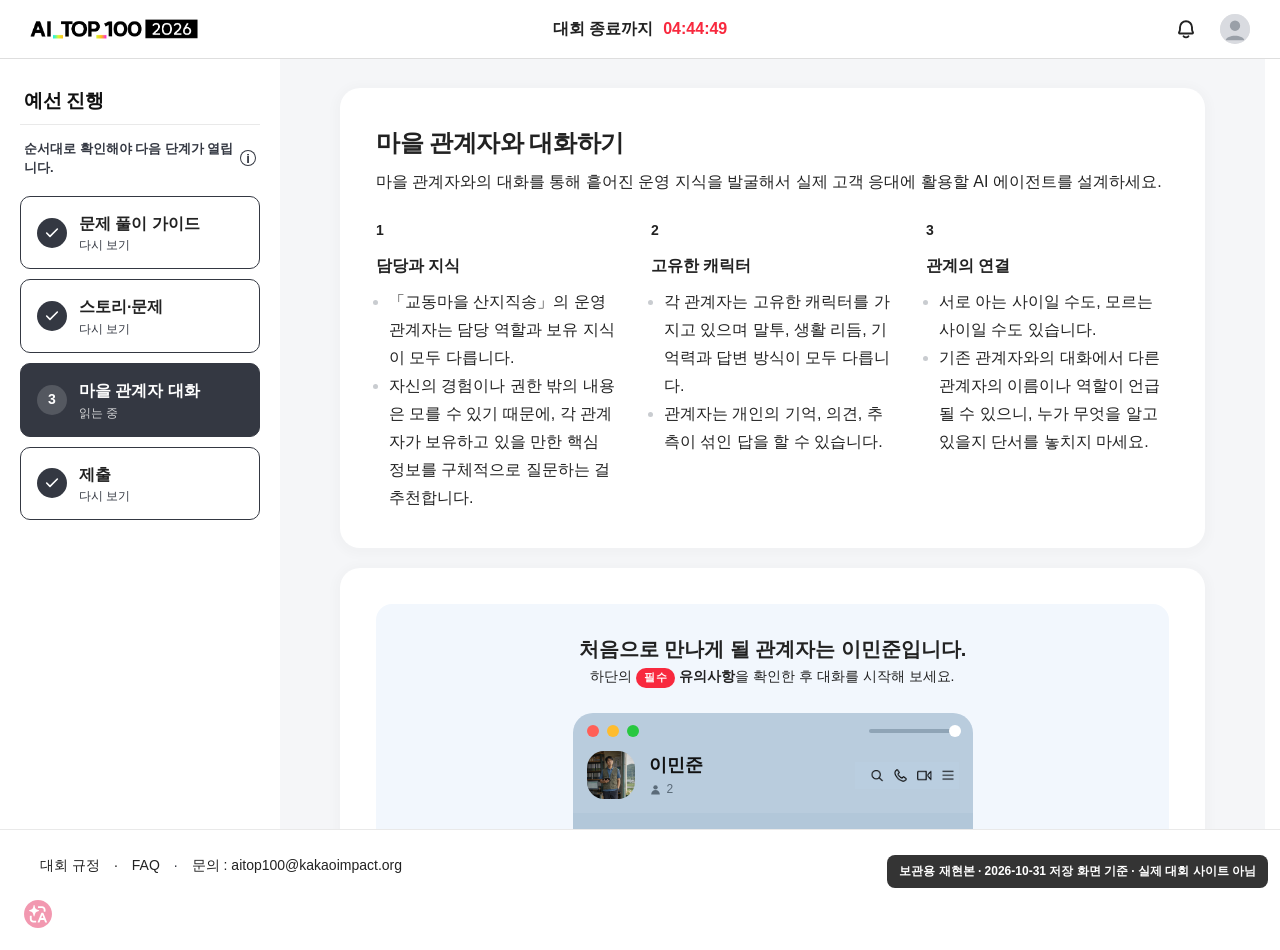
<file: aitop100-prelim/site/villagers.html>
<!DOCTYPE html>
<!-- saved from url=(0028)https://aitop100.org/contest -->
<html lang="ko" data-immersive-translate-page-theme="light"><head><meta http-equiv="Content-Type" content="text/html; charset=UTF-8"><meta name="viewport" content="user-scalable=no, initial-scale=1, maximum-scale=1, minimum-scale=1, width=device-width"><title>예선 대회 문제 | AI_TOP_100 [2026]</title><style>.cont_error{background:#f4f5f7;height:100vh}.cont_error .section_error{height:100%}.cont_error .section_error .inner{flex-direction:column;justify-content:center;align-items:center;display:flex}.cont_error .tit_error{letter-spacing:-.04em;align-items:center;font-size:100px;display:flex}.cont_error .desc_error{letter-spacing:-.02em;margin-top:32px;font-size:26px;font-weight:700;line-height:1.38}.cont_error .desc_sub{letter-spacing:-.02em;color:#8a8d90;margin-top:10px;font-size:13px;line-height:1.5}.cont_error .btn_common{min-width:115px;margin-top:40px;font-size:13px;font-weight:600}.cont_error .img_burst{text-indent:-9999px;aspect-ratio:90/124;background-position:50%;background-repeat:no-repeat;background-size:cover;width:90px;margin-inline:-8px;font-size:0;line-height:0;display:inline-block;overflow:hidden}</style><style>.wrap_alarm{text-align:left;position:relative}.wrap_alarm .ico_alarm{background:url("data:image/svg+xml;charset=utf-8,%3Csvg xmlns='http://www.w3.org/2000/svg' width='24' height='24' fill='none' stroke='%23222' stroke-linecap='round' stroke-linejoin='round' stroke-width='1.9' viewBox='0 0 24 24'%3E%3Cpath d='M6 10.2a6 6 0 0 1 12 0v2.1c0 1.05.31 2.07.9 2.94a.775.775 0 0 1-.65 1.21H5.75c-.63 0-1-.69-.65-1.21.59-.87.9-1.89.9-2.94zM9.6 19.3a3.2 3.2 0 0 0 4.8 0'/%3E%3C/svg%3E") 50%/24px 24px no-repeat;width:24px;height:24px;display:block}.wrap_alarm .ico_alarm_new{background:#e5342a;border-radius:50%;width:7px;height:7px;position:absolute;top:0;right:0}.wrap_alarm .layer_alarm{z-index:1;background:var(--white);box-sizing:border-box;border-radius:16px;flex-direction:column;width:290px;height:352px;margin-top:14px;display:flex;position:absolute;top:100%;right:0;box-shadow:0 12px 34px #0000001f}@media only screen and (width<=720px){.wrap_alarm .layer_alarm{top:var(--header-height);width:auto;height:auto;margin:0 16px 16px;position:fixed;bottom:0;left:0;right:0}}.wrap_alarm .tit_alarm{padding:20px 22px 14px;font-size:16px}.wrap_alarm .txt_empty{text-align:center;color:#a0a4aa;margin-top:auto;padding:34px 22px 40px}.wrap_alarm .list_alarm{overflow-y:auto}.wrap_alarm .list_alarm li{border-top:1px solid #f2f3f5;flex-direction:column;gap:6px;padding:18px 22px;display:flex}.wrap_alarm .list_alarm li.is_unread{background:#e8effc}.wrap_alarm .tit_alarm_name{font-size:15px}.wrap_alarm .desc_alarm{font-size:14px}.wrap_alarm .txt_time{color:#a0a4aa;font-size:13px}</style><style>.doc-header.preliminary_header{z-index:101;position:fixed;top:0;left:0;right:0}.doc-header.preliminary_header .inner{max-width:none}.doc-header.preliminary_header .doc-title{width:168px}@media only screen and (width<=1023px){.doc-header.preliminary_header .doc-title{display:none}}.doc-header.preliminary_header .bundle_menu{display:none}@media only screen and (width<=1023px){.doc-header.preliminary_header .bundle_menu{display:block}}.doc-header.preliminary_header .btn_menu{justify-content:center;align-items:center;width:34px;height:34px;display:flex}.doc-header.preliminary_header .ico_menu{background-image:url("data:image/svg+xml;charset=utf-8,%3Csvg xmlns='http://www.w3.org/2000/svg' width='20' height='20' fill='none' stroke='%23111' stroke-linecap='round' stroke-width='2' viewBox='0 0 24 24'%3E%3Cpath d='M4 7h16M4 12h16M4 17h16'/%3E%3C/svg%3E");background-position:50%;background-repeat:no-repeat;background-size:20px 20px;width:20px;height:20px;display:block}.doc-header.preliminary_header .wrap_countdown{align-items:center;gap:10px;font-size:16px;display:flex;position:absolute;top:50%;left:50%;transform:translate(-50%,-50%)}@media only screen and (width<=720px){.doc-header.preliminary_header .wrap_countdown{gap:4px;font-size:14px}}.doc-header.preliminary_header .txt_countdown{color:#f8293e;font-weight:700}.doc-header.preliminary_header .wrap_profile{position:relative}@media only screen and (width<=1023px){.doc-header.preliminary_header .wrap_profile{display:none}}.doc-header.preliminary_header .img_profile{background:var(--field);-o-object-fit:cover;object-fit:cover;border-radius:50%;width:30px;height:30px;display:block}.doc-header.preliminary_header .layer_profile{z-index:1;background:var(--white);text-align:left;box-sizing:border-box;border-radius:12px;flex-direction:column;min-width:270px;margin-top:14px;display:flex;position:absolute;top:100%;right:0;box-shadow:0 8px 24px #00000029}.doc-header.preliminary_header .profile_info{padding:22px 24px 18px}.doc-header.preliminary_header .txt_profile{font-size:18px;font-weight:700;line-height:1.4}.doc-header.preliminary_header .btn_logout{text-align:left;border-top:1px solid #f0f1f3;padding:18px 24px;font-size:15px;font-weight:500}.doc-header.preliminary_header .bundle_info{align-items:center;gap:22px;margin-left:auto;display:flex}</style><style>.doc-header{z-index:100;width:100%;height:var(--header-height);border-bottom:1px solid var(--line);background:var(--white);position:fixed;top:0}.doc-header.ty_dark{background:linear-gradient(#000,#0000);border-bottom:none;transition:background .28s}.doc-header.ty_dark.scrolled{background:#000}.doc-header:has(.doc-gnb.open){background:var(--black)}.doc-header:has(.doc-gnb.open) .btn_gnb span{background:var(--white)}.doc-header .inner{justify-content:space-between;align-items:center;height:100%;display:flex}.doc-title{width:128px}@media only screen and (width<=720px){.doc-title{width:112px}}.doc-title a{color:#0000;font-size:1px;line-height:0;display:block;overflow:hidden}.list_gnb{justify-content:space-between;align-items:center;gap:60px;font-size:16px;font-weight:700;display:flex}@media only screen and (width<=720px){.list_gnb{flex-direction:column;align-items:flex-start;gap:0;padding:0 16px;font-size:23px;font-weight:900;display:flex}.list_gnb li{text-align:left;width:100%}}.list_gnb li:hover .btn_common.ty_cool{color:var(--white);transform:translateY(-2px)}.list_gnb li.ty_login{box-sizing:border-box;justify-content:space-between;align-items:center;padding:14px 4px;display:flex}.list_gnb .btn_common.ty_cool{transition:color .2s,transform .2s;transform:translateZ(0)}@media only screen and (width<=720px){.list_gnb .btn_common.ty_cool{all:unset;box-sizing:border-box;color:#000;width:100%;font:inherit;cursor:pointer;padding:14px 4px;display:block}.ty_dark .list_gnb .btn_common.ty_cool{color:#fff}}.link_gnb{color:#000}.doc-gnb.open .link_gnb,.ty_dark .link_gnb{color:#fff}@media only screen and (width<=720px){.ty_login .link_gnb{border:0;align-self:stretch;align-items:center;padding:0;font-size:16px;font-weight:700;text-decoration:underline;display:flex}.link_gnb{border-bottom:1px solid var(--line);padding:14px 4px;display:block}.ty_dark .link_gnb{border-bottom-color:#333}}.txt_login{letter-spacing:-.02em;font-size:16px;font-weight:500;display:none}@media only screen and (width<=720px){.txt_login{display:block}}.doc-gnb.open .txt_login,.ty_dark .txt_login{color:var(--white)}.doc-gnb{align-items:center;gap:60px;display:flex}@media only screen and (width<=720px){.doc-gnb{top:var(--header-height);border-bottom:1px solid var(--line);background:var(--white);flex-direction:column;align-items:stretch;gap:0;padding-bottom:12px;display:none;position:absolute;left:0;right:0}.ty_dark .doc-gnb{background:var(--black);border-bottom-color:#333}.doc-gnb.open{background:var(--black);display:flex}.doc-gnb:after{background:var(--spectrum,linear-gradient(90deg,#04f3ff,#90f779,#ddf730,#ffbd19,#ff638a,#ff1fe0));content:"";height:6px;position:absolute;bottom:-2px;left:0;right:0}}.wrap_profile{align-self:stretch;align-items:center;display:flex;position:relative}@media only screen and (width<=720px){.wrap_profile{align-self:flex-start;width:100%}.wrap_profile .profile_pc{display:none}}.wrap_profile .profile_mo{display:none}@media only screen and (width<=720px){.wrap_profile .profile_mo{display:flex}}.profile_mo{box-sizing:border-box;align-items:center;gap:20px;width:100%;padding:14px 16px;font-size:16px;display:flex}.doc-gnb.open .profile_mo,.ty_dark .profile_mo{color:#fff}.profile_mo .txt_profile{white-space:nowrap;text-overflow:ellipsis;font-size:20px;font-weight:800;overflow:hidden}.btn_logout_mo{flex-shrink:0;align-self:stretch;margin-left:auto;font-size:16px;font-weight:700;text-decoration:underline}.doc-gnb.open .btn_logout_mo,.ty_dark .btn_logout_mo{color:#fff}.btn_profile{color:#000;align-items:center;gap:8px;font-size:14px;line-height:1.2;display:inline-flex}.ty_dark .btn_profile{color:#fff}@media only screen and (width<=720px){.btn_profile{align-self:flex-start;width:100%;padding:14px 16px;font-size:16px}}.img_profile{-o-object-fit:cover;object-fit:cover;background:var(--field);border-radius:50%;flex-shrink:0;width:24px;height:24px}@media only screen and (width<=720px){.img_profile{width:48px;height:48px}}.txt_profile{font-weight:400}.txt_caret{border-left:4px solid #0000;border-right:4px solid #0000;border-top:5px solid var(--gray-2);flex-shrink:0;width:0;height:0}.ty_dark .txt_caret{border-top-color:#9a9a9a}.layer_profile{z-index:1;background:var(--white);border:1px solid #00000014;border-radius:12px;min-width:108px;margin-top:8px;padding:6px 0;position:absolute;top:100%;right:0;box-shadow:0 8px 24px #00000029}@media only screen and (width<=720px){.layer_profile{right:20px}}.btn_logout{color:#000;text-align:left;width:100%;padding:8px 16px;font-size:14px;font-weight:400;line-height:1.4;display:block}.btn_gnb{display:none}@media only screen and (width<=720px){.btn_gnb{box-sizing:border-box;flex-direction:column;justify-content:center;align-items:center;gap:5px;width:44px;height:44px;padding:9px;display:flex}.btn_gnb span{background:var(--black);width:100%;height:2px;transition:transform .2s,opacity .15s}.btn_gnb[aria-expanded=true] span:first-child{transform:translateY(7px)rotate(45deg)}.btn_gnb[aria-expanded=true] span:nth-child(2){opacity:0}.btn_gnb[aria-expanded=true] span:nth-child(3){transform:translateY(-7px)rotate(-45deg)}.ty_dark .btn_gnb span{background:var(--white)}}</style><style>.content_layer_faq{text-align:left}.content_layer_faq .list_tab{flex-wrap:wrap;gap:8px;margin-bottom:14px;display:flex}.content_layer_faq .btn_tab{color:#8a8d90;box-sizing:border-box;background:#eceef1;border-radius:999px;justify-content:center;align-items:center;min-height:38px;padding:0 18px;font-size:14px;font-weight:700;line-height:1.4;display:inline-flex}.content_layer_faq .btn_tab.active{color:var(--white);background:#2b2f36}.content_layer_faq .list_faq{flex-direction:column;gap:10px;display:flex}.content_layer_faq .item_faq{box-sizing:border-box}.content_layer_faq .item_faq.open .box_answer{opacity:1;grid-template-rows:1fr}.content_layer_faq .item_faq.open .ico_arrow{transform:rotate(180deg)}.content_layer_faq .btn_toggle{background:var(--white);text-align:left;box-sizing:border-box;border-radius:16px;justify-content:space-between;align-items:flex-start;gap:12px;width:100%;padding:18px 20px;display:flex}.content_layer_faq .bundle_text{flex-direction:column;gap:6px;min-width:0;display:flex}.content_layer_faq .txt_category{color:#595959;font-size:14px;font-weight:400;line-height:1.4}.content_layer_faq .txt_question{color:#111;font-size:16px;font-weight:700}.content_layer_faq .ico_arrow{width:20px;height:20px;transition:transform .22s var(--ease);background:url("data:image/svg+xml;charset=utf-8,%3Csvg xmlns='http://www.w3.org/2000/svg' width='20' height='20' fill='none' viewBox='0 0 20 20'%3E%3Cpath stroke='%239a9ea6' stroke-linecap='round' stroke-linejoin='round' stroke-width='1.8' d='m5 7.5 5 5 5-5'/%3E%3C/svg%3E") 50%/20px 20px no-repeat;flex-shrink:0;margin-top:2px}.content_layer_faq .box_answer{opacity:0;transition:grid-template-rows .28s var(--ease),opacity .22s var(--ease);grid-template-rows:0fr;display:grid}.content_layer_faq .inner_answer{min-height:0;overflow:hidden}.content_layer_faq .desc_answer{color:#4a4f57;padding:16px 20px 6px;font-size:14px;font-weight:400;line-height:1.85}.content_layer_faq .desc_faq_status{color:#4a4f57;text-align:center;padding:40px 0;font-size:14px;line-height:1.85}</style><style>.content_layer_rule{color:#343842;background:var(--white);border-radius:16px;padding:22px 24px}.content_layer_rule .desc_rule{text-align:left;font-size:15px;font-weight:400;line-height:1.8}</style><style>.doc-footer.preliminary_footer{z-index:100;height:var(--footer-height-preliminary);background:var(--white);border-top:1px solid #e9e9e9;align-items:center;padding:0 40px;display:flex;position:fixed;bottom:0;left:0;right:0}@media only screen and (width<=720px){.doc-footer.preliminary_footer{padding:0 16px}}.container-doc:has(.hide_footer) .doc-footer.preliminary_footer{display:none}.doc-footer.preliminary_footer .wrap_info{color:#343842;align-items:center;gap:14px;font-size:14px;font-weight:500;display:flex}@media only screen and (width<=720px){.doc-footer.preliminary_footer .wrap_info{gap:4px}}.doc-footer.preliminary_footer .btn_faq,.doc-footer.preliminary_footer .item_contact{align-items:center;gap:14px;display:flex}@media only screen and (width<=720px){.doc-footer.preliminary_footer .btn_faq,.doc-footer.preliminary_footer .item_contact{gap:4px}}.doc-footer.preliminary_footer .btn_faq:before,.doc-footer.preliminary_footer .item_contact:before{content:"·"}</style><style>.doc-footer{color:#555;padding-block:42px 80px}@media only screen and (width<=720px){.doc-footer{padding-bottom:87px}}.doc-footer .wrap_logo{border-top:1px solid var(--line);padding-top:24px}.doc-footer .logo_footer{width:150px}.doc-footer .list_corp{border-bottom:1px solid var(--line);gap:48px;margin-top:48px;padding-bottom:42px;display:flex}@media only screen and (width<=720px){.doc-footer .list_corp{flex-direction:column;gap:28px;margin-top:36px;padding-bottom:30px}}.doc-footer .list_corp li{flex-direction:column;align-items:flex-start;gap:10px;display:flex}.doc-footer .list_corp li>ul{align-items:center;gap:20px;min-height:30px;display:flex}.doc-footer .list_corp img{width:100%;display:block}.doc-footer .list_corp .item_msit{margin-left:-12px}.doc-footer .item_kakaoimpact{width:155px}.doc-footer .item_msit{width:157px}.doc-footer .item_kakao{width:70px}.doc-footer .tit_corp{color:var(--black);font-size:12px;font-weight:800;line-height:1}.doc-footer .info_copyright{justify-content:space-between;padding-top:16px;font-size:11px;display:flex}@media only screen and (width<=720px){.doc-footer .info_copyright{flex-direction:column;align-items:flex-start;gap:20px}}</style><style>.comm_layer{z-index:1000;box-sizing:border-box;justify-content:center;align-items:center;width:100%;height:100%;display:flex;position:fixed;inset:0}.comm_layer.notice_layer{background-color:#00000080;padding-inline:20px}.comm_layer.notice_layer .inner_layer{box-sizing:border-box;text-align:center;background:#fff;border-radius:24px;flex-direction:column;align-items:center;gap:10px;width:100%;max-width:400px;padding:40px 34px 30px;display:flex}.comm_layer.notice_layer .tit_layer{font-size:19px;font-weight:800}.comm_layer.notice_layer .ico_notice_red{background-image:url("data:image/svg+xml;charset=utf-8,%3Csvg xmlns='http://www.w3.org/2000/svg' width='36' height='36' fill='none' viewBox='0 0 24 24'%3E%3Cpath fill='%23f8293e' d='m12 3.2 10.4 17.4H1.6z'/%3E%3Cpath stroke='%23fff' stroke-linecap='round' stroke-width='2.1' d='M12 9.2v4.9m0 2.7v.7'/%3E%3C/svg%3E");background-position:50%;background-repeat:no-repeat;background-size:36px 36px;width:36px;height:36px;margin:0 auto 16px;display:block}.comm_layer.notice_layer .desc_layer{color:#9a9a9a;text-align:center;font-size:14px;line-height:1.7}.comm_layer.notice_layer .wrap_btn{width:100%;max-width:230px;margin-top:20px}.comm_layer.notice_layer .wrap_btn.ty_dual{gap:8px;max-width:280px;display:flex}.comm_layer.notice_layer .btn_common{color:#fff;background:#333a44;width:100%;font-size:15px;font-weight:700}.comm_layer.notice_layer .btn_common.ty_gray{color:#555;background:#f2f2f2}</style><style>.comm_layer.preliminary_layer{justify-content:flex-end;padding:24px}@media only screen and (width<=720px){.comm_layer.preliminary_layer{padding:16px}}.comm_layer.preliminary_layer .inner_layer{box-sizing:border-box;text-align:center;background:#fff;border-radius:24px;flex-direction:column;align-items:center;width:100%;max-width:620px;height:100%;max-height:100%;display:flex;position:relative;overflow:hidden;box-shadow:0 18px 50px #00000029}.comm_layer.preliminary_layer .tit_layer{font-size:22px}.comm_layer.preliminary_layer .btn_close{box-sizing:content-box;background-image:url("data:image/svg+xml;charset=utf-8,%3Csvg xmlns='http://www.w3.org/2000/svg' width='24' height='24' fill='none' stroke='%23111' stroke-linecap='round' stroke-width='2' viewBox='0 0 24 24'%3E%3Cpath d='m5 5 14 14M19 5 5 19'/%3E%3C/svg%3E");background-position:50%;background-repeat:no-repeat;background-size:24px 24px;flex-shrink:0;width:24px;height:24px;padding:4px}.comm_layer.preliminary_layer .layer_head{box-sizing:border-box;border-bottom:1px solid #eff0f2;justify-content:space-between;align-items:center;width:100%;padding:22px 20px 18px;display:flex}.comm_layer.preliminary_layer .cont_layer{box-sizing:border-box;background:#f5f6f8;width:100%;height:100%;min-height:0;padding:20px 20px 26px;overflow-y:auto}</style><style>.wrap_toast{z-index:100;position:fixed;bottom:102px;right:32px}@media only screen and (width<=720px){.wrap_toast{bottom:16px;left:16px;right:16px}}.wrap_toast.ty_notice .inner_toast{background:#fff6dd}.wrap_toast.ty_notice .tit_toast{color:#c98a00}.wrap_toast.ty_notice .ico_toast{background:#f5a623}.wrap_toast.ty_notice .ico_toast:before{content:"!";font-size:20px;font-weight:800}.wrap_toast .inner_toast{-moz-column-gap:16px;box-sizing:border-box;background:#e4ecfb;border-radius:14px;grid-template-columns:44px auto 55px;grid-template-areas:"ico_toast tit_toast btn_close""ico_toast desc_toast btn_close";align-items:center;gap:2px 16px;width:100%;min-width:450px;min-height:114px;padding-left:22px;display:grid;box-shadow:0 6px 20px #00000014}@media only screen and (width<=720px){.wrap_toast .inner_toast{min-width:auto}}.wrap_toast .tit_toast{color:#1c55ff;grid-area:tit_toast;align-self:flex-end;font-size:17px;font-weight:700}.wrap_toast .desc_toast{color:#111;grid-area:desc_toast;align-self:flex-start;font-size:15px;font-weight:500;line-height:1.6}.wrap_toast .ico_toast{color:#fff;background:#1d5fe0 url("data:image/svg+xml;charset=utf-8,%3Csvg xmlns='http://www.w3.org/2000/svg' width='18' height='18' fill='none' stroke='%23fff' stroke-linecap='round' stroke-linejoin='round' stroke-width='2.1' viewBox='0 0 24 24'%3E%3Cpath d='M18 8A6 6 0 1 0 6 8c0 6-2 7-2 7h16s-2-1-2-7M10.3 20a2 2 0 0 0 3.4 0'/%3E%3C/svg%3E") 50%/18px 18px no-repeat;border-radius:999px;grid-area:ico_toast;justify-content:center;align-items:center;width:44px;height:44px;display:flex}.wrap_toast .btn_close{box-sizing:border-box;color:#6b6b6b;grid-area:btn_close;margin-right:auto;padding:22px}</style><style>.inner{width:100%;height:100%;max-width:calc(var(--max) + var(--inner-padding-inline)*2);padding-inline:var(--inner-padding-inline);box-sizing:border-box;text-align:center;margin:0 auto}.inner.ty_full{max-width:none;padding-inline:0}</style><style>.section_common.hero{height:473px;position:relative}@media only screen and (width<=720px){.section_common.hero{height:330px}}.section_common.hero:after{z-index:10;content:"";background:linear-gradient(#00000038,#00000061);position:absolute;inset:0}.section_common.hero .inner{position:relative}.box_logo{z-index:20;width:214px;position:absolute;top:50%;left:50%;transform:translate(-50%,-50%)}@media only screen and (width<=720px){.box_logo{width:156px}}.box_logo img{width:100%;display:block}.wrap_images,.wrap_images img{position:absolute;inset:0}.wrap_images img{-o-object-fit:cover;object-fit:cover;opacity:0;width:100%;height:100%;transition:opacity .8s;display:block}.wrap_images img.is_active{z-index:1;opacity:1}</style><style>.section_common.deadline{background:var(--gray)}.section_common.deadline .inner{padding-block:140px}@media only screen and (width<=720px){.section_common.deadline .inner{padding-block:80px}}.section_common.deadline .num_countdown,.section_common.deadline .tit_section,.section_common.deadline .txt_deadline{display:block}.section_common.deadline .tit_section{letter-spacing:-.07em;font-size:33px;font-weight:700;line-height:1.2}@media only screen and (width<=720px){.section_common.deadline .tit_section{letter-spacing:-.025em;font-size:28px;line-height:1.5}}.section_common.deadline .txt_deadline{color:#222;margin-top:23px;font-size:17px;font-weight:500}@media only screen and (width<=720px){.section_common.deadline .txt_deadline{font-size:16px}}.section_common.deadline .desc_deadline{color:#111;margin-top:22px;font-size:17px;font-weight:500;line-height:1.6}.section_common.deadline .num_countdown{letter-spacing:-.07em;font-variant-numeric:tabular-nums;margin-top:10px}.section_common.deadline .txt_dday{letter-spacing:-.07em;font-size:70px;font-weight:700;line-height:.9;display:block}.section_common.deadline .txt_time{letter-spacing:-.03em;margin-top:8px;font-size:40px;font-weight:800;line-height:1;display:block}.section_common.deadline .btn_common{margin-top:28px}.section_common.deadline .btn_common:disabled,.section_common.deadline .btn_common[aria-disabled=true]{color:#9a9a9a;background:#dcdcdc}.section_common.deadline .txt_notice{color:#8a8a8a;margin-top:20px;display:block}@media only screen and (width<=720px){.section_common.deadline .txt_notice{font-size:13px}}</style><style>.section_common.board{--pb-img:56px;--pb-gap:8px;--pb-msg:15px;--pb-nick:10px;--pb-bar:15px;--pb-inner:4px;--pb-radius:3px;--pb-card-gap:22px;--pb-row:74px;--pb-logo:24px;--pb-pad:32px;--pb-cool:linear-gradient(90deg,#04f3ff,#90f779);--pb-warm:linear-gradient(90deg,#ddf730,#ffbd19);--pb-hot:linear-gradient(90deg,#ff638a,#ff1fe0);box-sizing:border-box;height:calc(var(--pb-row)*4 + var(--pb-pad)*2);padding-block:var(--pb-pad);color:var(--white);background:var(--black)}.section_common.board .inner{overflow:hidden}@media only screen and (width<=720px){.section_common.board{--pb-img:40px;--pb-gap:6px;--pb-msg:11px;--pb-nick:8px;--pb-bar:11px;--pb-inner:3px;--pb-radius:2px;--pb-card-gap:16px;--pb-row:53px;--pb-logo:17px;--pb-pad:20px}}.wrap_board{width:100%;height:100%;overflow:hidden}.list_profile{height:var(--pb-row);overflow:hidden}.inner_list{align-items:center;gap:var(--pb-card-gap);width:max-content;height:var(--pb-row);will-change:transform;padding-inline:6px;animation:35s linear infinite board-scroll;display:flex}@media only screen and (width<=720px){.inner_list{animation-duration:20s}}.item_profile{--profile-copy-width:240px;flex:0 0 calc(var(--pb-img) + var(--pb-gap) + var(--profile-copy-width));grid-template-columns:var(--pb-img) var(--profile-copy-width);grid-template-rows:auto var(--pb-bar);-moz-column-gap:var(--pb-gap);column-gap:var(--pb-gap);width:calc(var(--pb-img) + var(--pb-gap) + var(--profile-copy-width));height:var(--pb-img);align-content:space-between;transition:width .55s,flex-basis .55s,grid-template-columns .55s;display:grid}@media only screen and (width<=720px){.item_profile{--profile-copy-width:180px}}.thumb_profile{width:var(--pb-img);height:var(--pb-img);border-radius:var(--pb-radius);-o-object-fit:cover;object-fit:cover;background:#1a1a1a;grid-area:1/1/span 2;align-self:center}.info_profile{width:var(--profile-copy-width);text-align:left;grid-area:1/2;min-width:0}.desc_profile{width:100%;font-weight:800;font-size:var(--pb-msg);color:var(--white);line-height:1.3}.desc_profile,.name_profile{white-space:nowrap;overflow:hidden}.name_profile{margin-top:var(--pb-inner);font-weight:600;font-size:var(--pb-nick);color:#e0e0e0;line-height:1.2}.name_profile .role{color:#9a9a9a;font-weight:500}.bar_profile{width:100%;height:var(--pb-bar);background:var(--pb-cool);grid-area:2/2;position:relative;overflow:hidden}.bar_profile.ty_warm{background:var(--pb-warm)}.bar_profile.ty_hot{background:var(--pb-hot)}.bar_profile:before{content:"";background:linear-gradient(90deg,#0000,#ffffff80,#0000);width:100%;animation:2s linear infinite board-underbar;position:absolute;inset:0 auto 0 -100%}.box_brand{width:180px;height:var(--pb-img);flex:0 0 180px;justify-content:center;align-items:center;display:flex}.box_brand img{width:auto;height:var(--pb-logo);display:block}@media only screen and (width<=720px){.box_brand{flex-basis:140px;width:140px}}.item_profile.out .thumb_profile{animation:1s ease-out forwards board-image-out}.item_profile.out .bar_profile,.item_profile.out .info_profile{animation:1s ease-out forwards board-wipe-out}.item_profile.in .thumb_profile{animation:1s ease-out forwards board-image-in}.item_profile.in .bar_profile,.item_profile.in .info_profile{animation:1s ease-out forwards board-wipe-in}@keyframes board-scroll{0%{transform:translate(0)}to{transform:translate(-50%)}}@keyframes board-image-out{0%{opacity:1;transform:scale(1)}to{opacity:0;transform:scale(.7)}}@keyframes board-image-in{0%{opacity:0;transform:scale(.7)}to{opacity:1;transform:scale(1)}}@keyframes board-wipe-out{0%{clip-path:inset(0);opacity:1}to{clip-path:inset(0 100% 0 0);opacity:0}}@keyframes board-wipe-in{0%{clip-path:inset(0 100% 0 0);opacity:0}to{clip-path:inset(0);opacity:1}}@keyframes board-underbar{0%{left:-100%}to{left:100%}}</style><style>.section_common.mission .inner{padding-block:90px}@media only screen and (width<=720px){.section_common.mission .inner{padding-block:68px}}.section_common.mission .tit_section{letter-spacing:-.075em;color:var(--ink);font-size:42px;font-weight:900;line-height:1.32}@media only screen and (width<=720px){.section_common.mission .tit_section{font-size:29px;font-weight:800;line-height:1.16}}.section_common.mission .desc_section{letter-spacing:-.05em;color:var(--muted);margin-top:23px;font-size:20px;font-weight:600;line-height:1.55}@media only screen and (width<=720px){.section_common.mission .desc_section{font-size:16px}}.section_common.mission .desc_section span{display:block}.section_common.mission .desc_section span:last-child{margin-top:16px}.list_story{text-align:left;grid-template-columns:repeat(3,1fr);gap:18px;width:100%;max-width:1080px;height:100%;margin:72px auto 28px;display:grid}@media only screen and (width<=720px){.list_story{flex-direction:column;margin-bottom:0;display:flex}}.item_story{border:1px solid var(--line);border-radius:var(--radius);background:var(--white);box-sizing:border-box;height:100%;transition:transform .2s var(--ease),box-shadow .2s ease;flex-direction:column;display:flex;overflow:hidden}@media (hover:hover) and (pointer:fine){.item_story:hover{transform:translateY(-8px);box-shadow:0 12px 28px #00000017}}.thumb_story{height:255px;position:relative;overflow:hidden}.thumb_story img{-o-object-fit:cover;object-fit:cover;width:100%;height:100%;display:block}.thumb_story .dimmed_overlay{z-index:2;background:linear-gradient(0deg,#000000d1 0,#0000004d 55%,#0000000d);position:absolute;inset:0}.thumb_story .tit_overlay{z-index:3;letter-spacing:-.03em;color:#fff;padding:22px 24px;font-size:18px;font-weight:900;line-height:1.3;position:absolute;bottom:0;left:0;right:0}.info_story{flex-direction:column;flex:1;padding:20px 24px 22px;display:flex}@media only screen and (width<=720px){.info_story{min-width:0;padding:12px 14px}}.name_story{font-size:20px;font-weight:900}@media only screen and (width<=720px){.name_story{font-size:17px}}.role_story{color:#595959;font-size:12px;font-weight:500}@media only screen and (width<=720px){.role_story{font-size:14px}}.desc_story{color:#555;margin-top:7px;font-size:14px;line-height:1.65}@media only screen and (width<=720px){.desc_story{font-size:16px}}.link_more{color:#222;text-underline-offset:3px;margin-top:auto;padding-top:18px;font-size:12px;font-weight:900;text-decoration:underline;display:block}</style><style>.section_common.how .inner{padding-block:140px}@media only screen and (width<=720px){.section_common.how .inner{padding-block:80px}}.section_common.how .line_common{vertical-align:top;padding-top:22px;font-size:22px;font-weight:800;line-height:1.25;display:inline-block;position:relative}@media only screen and (width<=720px){.section_common.how .line_common{font-size:20px}}.section_common.how .line_common:before{content:"";width:58px;height:4px;position:absolute;top:0;left:0}.section_common.how .line_common.ty_warm:before{background:var(--warm)}.section_common.how .line_common.ty_cool:before{background:var(--cool)}.section_common.how .line_common.ty_hot:before{background:var(--hot)}.section_common.how .tit_section{letter-spacing:-.075em;font-size:58px;font-weight:900;line-height:.98}@media only screen and (width<=720px){.section_common.how .tit_section{font-size:30px}}.section_common.how .info_timeline,.section_common.how .item_how{border:1px solid var(--line);border-radius:var(--radius);background:var(--gray);padding:28px}.section_common.how .info_how{grid-template-columns:.5fr 1fr;gap:18px;margin-top:46px;display:grid}@media only screen and (width<=720px){.section_common.how .info_how{grid-template-columns:1fr}}.section_common.how .item_how{box-sizing:border-box;flex-direction:column;align-items:flex-start;display:flex}@media only screen and (width<=720px){.section_common.how .item_how{flex:initial;max-width:none}}.section_common.how .item_how .desc_how{text-align:left;color:#666;margin-top:22px;font-size:16px;font-weight:500;line-height:1.7}@media only screen and (width<=720px){.section_common.how .item_how .desc_how{font-size:16px;line-height:1.65}}.section_common.how .info_timeline{text-align:left;margin-top:18px}.section_common.how .list_timeline{word-break:break-all;grid-template-columns:repeat(4,1fr);gap:24px;margin-top:28px;display:grid}@media only screen and (width<=720px){.section_common.how .list_timeline{-moz-column-gap:16px;grid-template-columns:1fr;gap:24px 16px}}.section_common.how .list_timeline li{box-sizing:border-box;flex-direction:column;align-items:flex-start;gap:8px;min-width:0;display:flex;position:relative}@media only screen and (width<=720px){.section_common.how .list_timeline li+li{border-top:1px solid var(--line);padding-top:24px}}.section_common.how .list_timeline .txt_timeline{font-size:18px;font-weight:800;line-height:1.2}.section_common.how .list_timeline .txt_date{font-size:18px;font-weight:500;line-height:1.65}@media only screen and (width<=720px){.section_common.how .list_timeline .txt_date{font-size:16px}}.section_common.how .list_timeline .txt_notice{color:var(--muted);font-size:16px;font-weight:600;line-height:1.55}@media only screen and (width<=720px){.section_common.how .list_timeline .txt_notice{font-size:14px}}</style><style>.section_common.prizes{background:var(--black);color:var(--white)}.section_common.prizes .inner{padding-block:140px}@media only screen and (width<=720px){.section_common.prizes .inner{padding-block:80px}}.section_common.prizes .tit_section{letter-spacing:-.075em;font-size:56px;font-weight:900;line-height:.98}@media only screen and (width<=720px){.section_common.prizes .tit_section{font-size:32px}}.section_common.prizes .info_prizes,.section_common.prizes .list_benefit li,.section_common.prizes .list_prizes li{border-radius:var(--radius);background:#101010;border:1px solid #323232;padding:24px}.section_common.prizes .list_benefit,.section_common.prizes .list_prizes{gap:8px;display:flex}.section_common.prizes .list_prizes{margin-top:44px}@media only screen and (width<=720px){.section_common.prizes .list_prizes{flex-direction:column}}.section_common.prizes .list_prizes li{box-sizing:border-box;flex-direction:column;flex:1;align-items:flex-start;gap:8px;min-height:210px;display:flex;position:relative;overflow:hidden}@media only screen and (width<=720px){.section_common.prizes .list_prizes li{min-height:180px}}.section_common.prizes .list_prizes li:after{background:var(--cool);filter:blur(10px);opacity:.85;content:"";border-radius:50%;width:110px;height:110px;position:absolute;bottom:-25px;right:-20px}.section_common.prizes .list_prizes li.ty_spectrum:after{background:var(--spectrum)}.section_common.prizes .list_prizes li.ty_warm:after{background:var(--warm)}.section_common.prizes .list_prizes li.ty_hot:after{background:var(--hot)}.section_common.prizes .list_prizes li.ty_cool:after{background:var(--cool)}.section_common.prizes .txt_prizes{font-size:22px;font-weight:700}.section_common.prizes .txt_money{color:#ddd;font-size:18px;font-weight:800}.section_common.prizes .txt_award{color:#a3a3a3;font-size:15px}.section_common.prizes .info_prizes{justify-content:space-between;align-items:center;margin-top:8px;display:flex}@media only screen and (width<=720px){.section_common.prizes .info_prizes{flex-direction:column;align-items:flex-start}}.section_common.prizes .txt_info{font-size:18px}.section_common.prizes .txt_subsidy{color:var(--yellow);font-size:26px;font-weight:700}.section_common.prizes .txt_notice{color:#a3a3a3;font-size:15px}.section_common.prizes .tit_benefit{margin-top:24px;font-size:18px;line-height:1.4;display:block}.section_common.prizes .list_benefit{margin-top:16px;display:flex}@media only screen and (width<=720px){.section_common.prizes .list_benefit{flex-direction:column}}.section_common.prizes .list_benefit li{text-align:left;flex-direction:column;flex:1;padding:14px;display:flex}.section_common.prizes .list_benefit li:first-of-type .wrap_img{align-items:flex-end}.section_common.prizes .list_benefit li:nth-of-type(2) .txt_benefit:before{background:var(--cool)}.section_common.prizes .list_benefit li:nth-of-type(3) .txt_benefit:before{background:var(--warm)}.section_common.prizes .list_benefit .wrap_img{border-radius:calc(var(--radius) - 2px);box-sizing:border-box;background:#1f1f1f;align-items:flex-start;height:188px;display:flex;overflow:hidden}.section_common.prizes .list_benefit .thumb_benefit{-o-object-fit:cover;object-fit:cover;width:100%;height:100%;display:block}.section_common.prizes .list_benefit .txt_benefit{margin-top:18px;padding-top:33px;font-size:18px;font-weight:700;position:relative}.section_common.prizes .list_benefit .txt_benefit:before{background:var(--hot);content:"";width:58px;height:5px;position:absolute;top:0}.section_common.prizes .list_benefit .desc_benefit{color:#a3a3a3;margin-top:8px;font-size:14px;line-height:1.6}</style><style>.section_common.faq .inner{max-width:820px;padding-block:140px}@media only screen and (width<=720px){.section_common.faq .inner{padding-block:80px 120px}}.section_common.faq .tit_section{letter-spacing:-.075em;font-size:56px;font-weight:900;line-height:.98}@media only screen and (width<=720px){.section_common.faq .tit_section{font-size:32px}}.section_common.faq .item_faq{border-bottom:1px solid var(--line)}.section_common.faq .btn_toggle{text-align:left;justify-content:space-between;align-items:center;width:100%;padding:22px 2px;display:flex}.section_common.faq .box_answer{opacity:0;text-align:left;transition:grid-template-rows .28s var(--ease),opacity .22s var(--ease);grid-template-rows:0fr;display:grid}.section_common.faq .inner_answer{min-height:0;overflow:hidden}.section_common.faq .item_faq.open .box_answer{opacity:1;grid-template-rows:1fr}.section_common.faq .item_faq.open .ico_plus{background-image:url("data:image/svg+xml;charset=utf-8,%3Csvg xmlns='http://www.w3.org/2000/svg' width='20' height='20' viewBox='0 0 20 20'%3E%3Cpath stroke='%23000' stroke-linecap='round' stroke-width='2.5' d='M10 4v12m-6-6h12'/%3E%3C/svg%3E");transform:rotate(45deg)}.section_common.faq .txt_question{color:var(--ink);font-size:18px;font-weight:800}.section_common.faq .desc_answer{color:#666;padding-bottom:20px;font-size:16px;line-height:1.75}.section_common.faq .desc_contact{color:#595959;margin-top:48px;font-size:13px}@media only screen and (width<=720px){.section_common.faq .desc_contact{font-size:14px}}.section_common.faq .desc_contact a{color:var(--black);font-weight:800;text-decoration:underline}@media only screen and (width<=720px){.section_common.faq .desc_contact a{padding-block:12px;display:inline-block}}.section_common.faq .ico_plus{width:16px;height:16px;transition:transform .22s var(--ease);background-image:url("data:image/svg+xml;charset=utf-8,%3Csvg xmlns='http://www.w3.org/2000/svg' width='20' height='20' viewBox='0 0 20 20'%3E%3Cpath stroke='%23888' stroke-linecap='round' stroke-width='2.5' d='M10 4v12m-6-6h12'/%3E%3C/svg%3E");background-position:50%;background-repeat:no-repeat;background-size:100% 100%}.tab_list{justify-content:center;gap:8px;margin-top:36px;display:flex}@media only screen and (width<=720px){.tab_list{grid-template-columns:repeat(2,1fr);gap:8px;display:grid}}.tab_content{border-top:1px solid var(--ink);margin-top:28px}</style><style>.schedule_ticker{z-index:36;isolation:isolate;height:36px;min-height:36px;color:var(--black);background:var(--cool);opacity:0;visibility:hidden;pointer-events:none;align-items:center;transition:opacity .35s,transform .35s,visibility 0s linear .35s;display:flex;position:fixed;bottom:0;left:0;right:0;overflow:hidden;transform:translateY(100%)}.schedule_ticker.is_visible{opacity:1;visibility:visible;pointer-events:auto;transition-delay:0s;transform:translateY(0)}.schedule_ticker:before{content:"";z-index:-1;background:var(--hot);opacity:0;pointer-events:none;animation:9s ease-in-out infinite ticker-gradient-dissolve;position:absolute;inset:0}.schedule_ticker_track{z-index:1;will-change:transform;align-items:center;width:max-content;height:100%;animation:40s linear infinite schedule-ticker-scroll;display:flex;position:relative;transform:translateZ(0)}.schedule_ticker_group{flex:none;align-items:center;gap:0;height:100%;padding:0;display:inline-flex}.schedule_ticker_group+.schedule_ticker_group{margin-left:0}.schedule_ticker_item{white-space:nowrap;letter-spacing:-.025em;align-items:center;height:100%;font-size:clamp(19px,1.75vw,24px);font-weight:800;line-height:1;display:inline-flex;position:relative}.schedule_ticker_group .schedule_ticker_item:first-child:before,.schedule_ticker_item+.schedule_ticker_item:before{content:"•";color:#00000080;margin:0 clamp(8px,1.2vw,16px);font-weight:400;display:inline-block}.schedule_ticker:focus-within .schedule_ticker_track,.schedule_ticker:hover .schedule_ticker_track{animation-play-state:paused}@keyframes schedule-ticker-scroll{0%{transform:translateZ(0)}to{transform:translate(-50%)}}@keyframes ticker-gradient-dissolve{0%,28%{opacity:0}58%,76%{opacity:1}to{opacity:0}}@media only screen and (width<=720px){.schedule_ticker{height:39px;min-height:39px}.schedule_ticker_item{font-size:18px}.schedule_ticker_item+.schedule_ticker_item:before{margin:0 12px}}</style><style>.wrap_reset_contest{position:fixed;bottom:50px;right:20px}.wrap_reset_contest .btn_reset_contest{color:var(--white);background:#dc143c;border-radius:10px;padding:4px;font-size:20px;font-weight:700}</style><link rel="stylesheet" href="assets/entry.D9Lj69YC.css"><link rel="stylesheet" href="assets/Inner.M2lvciCl.css"><meta name="description" content="AI를 움직이는 사람들의 AI 활용 역량 경진대회"><meta property="og:locale" content="ko_KR"><meta property="og:title" content="AI_TOP_100 [2026]"><meta property="og:description" content="AI를 움직이는 사람들의 AI 활용 역량 경진대회"><meta property="og:type" content="website"><meta property="og:site_name" content="AI_TOP_100 [2026]"><meta property="og:image" content="https://t1.kakaocdn.net/impact/aitop100/image/common/og_image_b_260921.png"><meta property="og:image:width" content="1200"><meta property="og:image:height" content="630"><link rel="icon" type="image/png" href="https://aitop100.org/favicon.png"><meta name="robots" content="noindex, nofollow"><link rel="canonical" href="https://aitop100.org/contest"><meta property="og:url" content="https://aitop100.org/contest"><link rel="stylesheet" href="assets/pages.BhvFxJK5.css"><link rel="stylesheet" href="assets/default.DtZeEr_y.css"><link rel="stylesheet" href="assets/about.BEGva62q.css"><link rel="stylesheet" href="assets/entry.BD6yqbkr.css"><link rel="stylesheet" href="assets/contest.Pod2PFIw.css"></head><body class="page_contest"><noscript data-hid="gtm-noscript"></noscript><div id="__nuxt"><!--[--><div class="container-doc"><header class="doc-header preliminary_header"><div class="inner"><h1 class="doc-title"><a href="https://aitop100.org/" class=""><div><img src="assets/logo_2026.png" class="img_logo" alt=""></div> AI_TOP_100 [2026] </a></h1><div class="bundle_menu"><button type="button" class="btn_menu" aria-expanded="false" aria-controls="contestStepMenu"><span class="screen_out">진행 단계 메뉴</span><span class="ico_menu" aria-hidden="true"></span></button></div><div class="wrap_countdown"><strong class="txt_contest">대회 종료까지</strong><span class="txt_countdown">04:44:49</span></div><div class="bundle_info"><div class="wrap_alarm"><button type="button" class="btn_alarm"><span class="screen_out">알림</span><span class="ico_alarm" aria-hidden="true"></span><!----></button><div class="layer_alarm" style="display: none;"><strong class="tit_alarm">알림</strong><span class="txt_empty">받은 알림이 없습니다</span></div></div><div class="wrap_profile"><button type="button" class="btn_profile" aria-expanded="false" aria-controls="profileLayer2" aria-haspopup="true"><img src="assets/profile_blank.svg" alt="참가자" class="img_profile" referrerpolicy="no-referrer"></button><div id="profileLayer2" class="layer_profile" role="menu" style="display: none;"><div class="profile_info"><strong class="txt_profile">참가자</strong></div><button type="button" class="btn_logout" role="menuitem"> 로그아웃 </button></div></div></div></div></header><main id="docMain" class="doc-main"><!--[--><div class="cont_contest"><h2 class="screen_out">예선 대회 문제 페이지</h2><section class="section_room"><h3 class="screen_out">대회 문제 풀이</h3><div class="inner ty_full"><div id="contestStepMenu" class="wrap_step"><div class="bundle_tip"><strong class="tit_step">예선 진행</strong><div class="item_tip"><span class="txt_tip">순서대로 확인해야 다음 단계가 열립니다.</span><p class="desc_tip"> - 최초 1회는 순서대로 내용을 확인해야 다음 단계가 열립니다. <br> - 스크롤을 내리고 [확인했어요. 다음으로] 버튼을 눌러주세요. <br> - 모든 단계를 확인했으면, 메뉴를 눌러서 다시 볼 수 있습니다. </p></div></div><div class="bundle_step"><ul class="list_step" role="tablist" aria-orientation="vertical" aria-label="예선 진행"><li role="presentation" class="complete"><button id="contestStepTabGUIDE" type="button" class="btn_step" role="tab" tabindex="-1" aria-selected="false" aria-controls="contestStepPanel"><div class="wrap_ico"><span class="ico_step">1</span><span class="ico_complete"></span><span class="ico_lock"></span></div><strong class="label_step">문제 풀이 가이드</strong><span class="txt_step">다시 보기</span></button></li><li role="presentation" class="complete"><button id="contestStepTabSTORY" type="button" class="btn_step" role="tab" tabindex="-1" aria-selected="false" aria-controls="contestStepPanel"><div class="wrap_ico"><span class="ico_step">2</span><span class="ico_complete"></span><span class="ico_lock"></span></div><strong class="label_step">스토리∙문제</strong><span class="txt_step">다시 보기</span></button></li><li role="presentation" class="active"><button id="contestStepTabCONVERSATION" type="button" class="btn_step" role="tab" tabindex="0" aria-selected="true" aria-controls="contestStepPanel"><div class="wrap_ico"><span class="ico_step">3</span><span class="ico_complete"></span><span class="ico_lock"></span></div><strong class="label_step">마을 관계자 대화</strong><span class="txt_step">읽는 중</span></button></li><li role="presentation" class="lock"><button id="contestStepTabSUBMIT" type="button" class="btn_step" role="tab" tabindex="-1" aria-selected="false" aria-controls="contestStepPanel" disabled=""><div class="wrap_ico"><span class="ico_step">4</span><span class="ico_complete"></span><span class="ico_lock"></span></div><strong class="label_step">제출</strong><span class="txt_step">이전 단계를 확인하면 열려요</span></button></li></ul></div></div><div id="contestStepPanel" class="wrap_question" role="tabpanel" aria-labelledby="contestStepTabCONVERSATION"><div class="inner_question"><div class="bundle_conversation"><div class="item_box"><strong class="tit_box">마을 관계자와 대화하기</strong><p class="desc_box">마을 관계자와의 대화를 통해 흩어진 운영 지식을 발굴해서 실제 고객 응대에 활용할 AI 에이전트를 설계하세요.</p><div><ol class="list_conversation"><li><b>담당과 지식</b><ul class="list_conversation_sub"><li>「교동마을 산지직송」의 운영 관계자는 담당 역할과 보유 지식이 모두 다릅니다.</li><li>자신의 경험이나 권한 밖의 내용은 모를 수 있기 때문에, 각 관계자가 보유하고 있을 만한 핵심 정보를 구체적으로 질문하는 걸 추천합니다.</li></ul></li><li><b>고유한 캐릭터</b><ul class="list_conversation_sub"><li>각 관계자는 고유한 캐릭터를 가지고 있으며 말투, 생활 리듬, 기억력과 답변 방식이 모두 다릅니다.</li><li>관계자는 개인의 기억, 의견, 추측이 섞인 답을 할 수 있습니다.</li></ul></li><li><b>관계의 연결</b><ul class="list_conversation_sub"><li>서로 아는 사이일 수도, 모르는 사이일 수도 있습니다.</li><li>기존 관계자와의 대화에서 다른 관계자의 이름이나 역할이 언급될 수 있으니, 누가 무엇을 알고 있을지 단서를 놓치지 마세요.</li></ul></li></ol></div></div><div class="item_box"><div class="wrap_conversation"><strong class="tit_conversation">처음으로 만나게 될 관계자는 이민준입니다.</strong><p class="desc_conversation"> 하단의 <span class="badge_required">필수</span> <b>유의사항</b>을 확인한 후 대화를 시작해 보세요. </p><div class="talk_conversation"><div class="head_talk"><div class="bar_window"><span class="dot_window ty_red"></span><span class="dot_window ty_yellow"></span><span class="dot_window ty_green"></span><span class="spacer_window"></span><span class="track_window"><span class="knob_window"></span></span></div><div class="info_profile"><div class="thumb_profile"><img src="assets/thumb_minjun.jpg" alt=""></div><div class="meta_profile"><strong class="name_profile">이민준</strong><div class="count_profile"><svg width="13" height="13" viewBox="0 0 24 24" fill="#5b6b79" aria-hidden="true"><circle cx="12" cy="8" r="4"></circle><path d="M4 21c0-4.4 3.6-8 8-8s8 3.6 8 8z"></path></svg><span>2</span></div></div><img class="img_icons" src="assets/ico_talkinfo.png" width="104" height="27" alt=""></div></div><div class="body_talk"><div class="thumb_message"><img src="assets/thumb_minjun.jpg" alt=""></div><div class="wrap_message"><span class="name_message">이민준</span><div class="bubble_message ty_first"><svg class="ico_tail" viewBox="0 0 200 200" width="14.4" height="14.4" aria-hidden="true"><path d="M140 53 L135 52 L130 48 L125 45 L120 42 L115 39 L110 36 L105 34 L100 32 L95 30 L90 28 L85 26 L80 24 L75 23 L70 22 L65 21 L60 20 L55 19 L50 18 L45 18 L40 18 L35 18 L30 18 L25 19 L20 20 L15 22 L10 24 L5 26 L0 30 L0 31 L1 32 L2 34 L3 35 L4 36 L5 38 L6 39 L7 40 L9 44 L12 48 L18 56 L23 64 L28 72 L32 80 L37 88 L41 96 L45 104 L49 112 L52 120 L55 128 L58 136 L60 144 L62 152 L64 160 L65 168 L67 176 L68 184 L68 196 L200 196 L200 53 Z" fill="#fff"></path></svg><span class="txt_bubble">와 줘서 고마워.<br>나는 청년회 소속으로,<br><b>온라인 판매와 고객 응대, 정산 관련한 일</b>을 맡고 있어.</span></div><div class="row_message"><span class="txt_bubble">에이전트 구현은 생각보다 쉽지 않네. 지금까지 확인한 상황과 먼저 볼 자료를 설명할게.</span><span class="time_message">오후 2:14</span></div></div></div></div><a href="#" onclick="return false" target="_blank" rel="noopener noreferrer" class="link_conversation">채널 친구 추가하고 대화 시작하기<span class="screen_out">새 창 열림</span></a></div></div><div class="item_box"><strong class="tit_box"><span class="txt_required">필수</span> 유의사항</strong><p class="desc_box"> 대화를 시작하기 전에 꼭 확인해 주세요. 아래 조건을 지키지 않으면 답변을 받을 수 없거나 실격될 수 있습니다. </p><div class="bundle_accordion list_notice"><ul class="list_accordion"><li class="item_accordion"><button type="button" class="btn_accordion" aria-expanded="false" aria-controls="conversationNotice0"><span class="tit_accordion">마을 관계자 인원수 및 대화 시작 방법</span></button><div id="conversationNotice0" class="box_accordion" role="region" aria-hidden="true"><div class="inner_accordion"><div class="content_accordion"><ul class="list_accordion_sub"><li>마을 관계자는 카카오톡 채널에서 1:1 대화로만 진행됩니다. <b>대회에 참가 신청한 카카오톡 계정</b>으로 <b>채널을 친구 추가한 뒤</b> 대화를 시작하세요. 단체 채팅방과 오픈채팅은 사용할 수 없습니다.</li><li>마을 관계자는 <b>총 10명</b>이며, 대회 시작 시 최초 관계자 <b>이민준 1명</b>이 문제 페이지에서 공개됩니다. 나머지 관계자는 인터뷰 과정에서 연락처를 공유받아야 대화할 수 있습니다.</li></ul></div></div></div></li><li class="item_accordion"><button type="button" class="btn_accordion" aria-expanded="false" aria-controls="conversationNotice1"><span class="tit_accordion">대화 제한 규격</span></button><div id="conversationNotice1" class="box_accordion" role="region" aria-hidden="true"><div class="inner_accordion"><div class="content_accordion"><p class="desc_accordion">대화 제한 규격은 아래와 같습니다.</p><div class="panel_accordion"><dl class="list_spec"><div><dt>텍스트 입력 길이</dt><dd>메시지 한 건당 200자 이하</dd></div><div><dt>질문 횟수</dt><dd>참가자별로 각 관계자에게 최대 100회</dd></div><div><dt>분당 요청 수</dt><dd>별도 제한 없음</dd></div><div><dt>지원 유형</dt><dd>텍스트 · 이미지 · 음성 (이미지·음성은 파일당 최대 2MB)<br>이미지와 음성도 정상적으로 답변을 받으면 질문 1회로 계산</dd></div><div><dt>미지원 유형</dt><dd>영상, PDF·워드 등 일반 파일</dd></div><div><dt>관계자 응답 대기 시간</dt><dd>최대 1분(60초)<br>이전 질문에 답변을 기다리는 동안에 후속 질문을 보낼 경우 처리되지 않으며, 나중에 자동 처리되지도 않음</dd></div></dl></div></div></div></div></li><li class="item_accordion"><button type="button" class="btn_accordion" aria-expanded="false" aria-controls="conversationNotice2"><span class="tit_accordion">./status 로 진행 상황 확인</span></button><div id="conversationNotice2" class="box_accordion" role="region" aria-hidden="true"><div class="inner_accordion"><div class="content_accordion"><p class="desc_accordion">각 관계자 채널에서 <b>./status</b> 를 입력하면 <b>현재 질문 수와 해당 관계자의 지식 발굴률을 확인</b>할 수 있습니다. 이 명령은 질문 횟수를 차감하지 않으며, 어떤 지식이 발굴되었는지는 공개하지 않습니다.</p><div class="callout_accordion">[SYSTEM] 질문 수 12/100, 지식 발굴률 32%</div></div></div></div></li><li class="item_accordion"><button type="button" class="btn_accordion" aria-expanded="false" aria-controls="conversationNotice3"><span class="tit_accordion">[SYSTEM] 안내 메시지</span></button><div id="conversationNotice3" class="box_accordion" role="region" aria-hidden="true"><div class="inner_accordion"><div class="content_accordion"><p class="desc_accordion">[SYSTEM]으로 시작하는 메시지는 관계자의 대사가 아닌 대회 시스템의 안내입니다. <br>아래 상황에서는 질문 횟수를 차감하지 않습니다.</p><div class="panel_accordion ty_mono"><dl class="list_spec"><div><dt>참가 조건 미충족</dt><dd>[SYSTEM] 참가 조건(동의, 사진제출)을 충족한 계정만 대화할 수 있습니다.</dd></div><div><dt>채널 친구 미추가</dt><dd>[SYSTEM] 마을 관계자 채널을 친구 추가하지 않은 계정의 메시지를 처리하지 않습니다.</dd></div><div><dt>1:1 채널 대화가 아님</dt><dd>[SYSTEM] 1:1 채널 대화만 허용합니다. (단톡방, 오픈채팅 불가)</dd></div><div><dt>연락처 미 공유 관계자</dt><dd>[SYSTEM] 연락처를 공유 받지 않은 관계자입니다.</dd></div><div><dt>대화 가능 일정 아님</dt><dd>[SYSTEM] 대회 일정이 아닙니다.</dd></div><div><dt>최종 제출 완료</dt><dd>[SYSTEM] 제출이 완료되어 대화할 수 없습니다.</dd></div><div><dt>200자 초과</dt><dd>[SYSTEM] 200자 이하로 입력해 주세요.</dd></div><div><dt>이전 질문에 답변 중</dt><dd>[SYSTEM] 이전 질문에 답변 중입니다. 잠시 후 다시 질문해 주세요.</dd></div><div><dt>오류·시간 초과</dt><dd>[SYSTEM] 답변을 완료하지 못했습니다. 잠시 후 다시 질문해 주세요.</dd></div><div><dt>지원하지 않는 유형</dt><dd>[SYSTEM] 지원하지 않는 메시지 형식입니다. 텍스트, 이미지, 음성만 보내주세요.</dd></div><div><dt>용량 2MB 초과</dt><dd>[SYSTEM] 이미지와 음성은 파일당 2MB 이하로 보내주세요.</dd></div><div><dt>질문 횟수 상한 도달</dt><dd>[SYSTEM] 질문 횟수 상한선에 도달하여 더 이상 대화할 수 없습니다.</dd></div></dl></div></div></div></div></li><li class="item_accordion"><button type="button" class="btn_accordion" aria-expanded="false" aria-controls="conversationNotice4"><span class="tit_accordion">금지 행위와 실격 기준</span></button><div id="conversationNotice4" class="box_accordion" role="region" aria-hidden="true"><div class="inner_accordion"><div class="content_accordion"><p class="desc_accordion">분당 요청 수에는 제한이 없으나, <b>마을 관계자 채널을 공격하는 행위는 금지됩니다.</b> 다음 사항이 확인되면 실격 처리되며, 사안이 중한 경우 민·형사상 책임을 질 수 있습니다.</p><ul class="list_boxed"><li>관계자의 시스템 프롬프트나 내부 설정을 탈취하려는 시도</li><li>질문 횟수, 입력 한도, 접근 제한을 우회하는 행위</li><li>서비스 과부하를 유발하는 자동화 대량 요청</li><li>그 밖에 대회 시스템을 대상으로 한 해킹 시도</li></ul><p class="desc_accordion">단, 주최 측이 평가 목적으로 제출된 에이전트에 위 사항을 테스트하는 것은 정상적인 심사 과정이며, 이는 참가자의 규정 위반이나 실격 사유에 해당하지 않습니다.</p></div></div></div></li></ul></div><button type="button" class="btn_next"> 확인했어요. 다음으로 </button></div></div></div></div></div></section></div><!--]--></main><footer id="docFooter" class="doc-footer preliminary_footer"><h2 class="screen_out">사이트 정보</h2><div class="wrap_info"><button type="button" class="btn_rule"> 대회 규정 </button><button type="button" class="btn_faq">FAQ</button><div class="item_contact"><a href="mailto:aitop100@kakaoimpact.org"><span>문의 : </span><span>aitop100@kakaoimpact.org</span><!----></a></div></div></footer></div><!----><!----><!----><!--]--></div><div id="teleports"></div>
<div style="position:fixed;bottom:12px;right:12px;z-index:9999;background:#111;color:#fff;font:600 12px/1.4 sans-serif;padding:8px 12px;border-radius:8px;opacity:.85">보관용 재현본 · 2026-10-31 저장 화면 기준 · 실제 대회 사이트 아님</div><script>
const go={contestStepTabGUIDE:'guide.html',contestStepTabSTORY:'story.html',contestStepTabCHAT:'villagers.html',contestStepTabSUBMIT:'submit.html'};
const order=['guide.html','story.html','villagers.html','submit.html'];
document.querySelectorAll('.btn_step').forEach((b,i)=>{b.removeAttribute('disabled');b.addEventListener('click',()=>location.href=order[i]);b.closest('li').classList.add('complete');b.closest('li').classList.remove('disabled','lock');if(!b.closest('li').classList.contains('active')){const t=b.querySelector('.txt_step');if(t)t.textContent='다시 보기';}});
const here=order.indexOf(location.pathname.split('/').pop());
document.querySelectorAll('.btn_next').forEach(b=>b.addEventListener('click',()=>{if(here<3)location.href=order[here+1];}));
document.querySelectorAll('a[href^="https://aitop100.org"]').forEach(a=>{a.href='guide.html';});
document.querySelectorAll('footer button, footer a').forEach(b=>{const t=b.textContent.trim();if(t==='대회 규정')b.onclick=(e)=>{e.preventDefault();location.href='rules.html'};if(t==='FAQ')b.onclick=(e)=>{e.preventDefault();location.href='faq.html'};});
document.querySelectorAll('input,textarea').forEach(el=>el.disabled=true);
document.querySelectorAll('button').forEach(b=>{const t=b.textContent.trim();if(t==='제출하기'||t==='임시저장'||t==='로그아웃')b.disabled=true;});
</script></body><deepl-input-controller translate="no" style="display: block !important; position: fixed !important; top: 0px !important; left: 0px !important; width: 0px !important; height: 0px !important; min-width: 0px !important; min-height: 0px !important; margin: 0px !important; padding: 0px !important; border: 0px !important; z-index: 2147483647 !important; transform: none !important; translate: none !important; rotate: none !important; scale: none !important; zoom: 1 !important; filter: none !important; contain: none !important; clip-path: none !important; mask: none !important; content-visibility: visible !important;"><template shadowrootmode="open"><link rel="stylesheet" href="chrome-extension://cofdbpoegempjloogbagkncekinflcnj/build/content.css"><div dir="ltr" data-dl-surface="inputTranslator" data-dl-impl="svelte" style="visibility: initial !important;"><div class="dl-input-translation-container svelte-95aucy"><div></div></div></div></template></deepl-input-controller><div id="immersive-translate-popup" style="all: initial"><template shadowrootmode="open"><div id="mount" style="display: block;"><div class="imt-fb-container left imt-notranslate    " data-theme="light" style="z-index: 2147483647; pointer-events: none; right: 0px; display: flex; top: 678px;"><div class="btn-animate imt-fb-action-button" style="transform: translateX(5px); opacity: 0; pointer-events: none; filter: blur(1px); transition: opacity 110ms cubic-bezier(0.4, 0, 1, 1), filter 110ms cubic-bezier(0.4, 0, 1, 1); will-change: opacity, filter;"><div class="imt-fb-btn imt-fb-more-button imt-fb-side" style="pointer-events: none;"><div class=" btn-animate" style="position: relative; pointer-events: none; display: inline-block;"><div><svg class="imt-fb-icon" xmlns="http://www.w3.org/2000/svg" width="24" height="24" viewBox="0 0 24 24" fill="none"><path d="M9.65332 13.3477C10.4097 13.4245 11 14.0632 11 14.8398V18.8398L10.9922 18.9932C10.9205 19.6992 10.3593 20.2604 9.65332 20.332L9.5 20.3398H5.5C4.72334 20.3398 4.08461 19.7496 4.00781 18.9932L4 18.8398V14.8398C4 14.0114 4.67157 13.3398 5.5 13.3398H9.5L9.65332 13.3477ZM18.6533 13.3477C19.4097 13.4245 20 14.0632 20 14.8398V18.8398L19.9922 18.9932C19.9205 19.6992 19.3593 20.2604 18.6533 20.332L18.5 20.3398H14.5C13.7233 20.3398 13.0846 19.7496 13.0078 18.9932L13 18.8398V14.8398C13 14.0114 13.6716 13.3398 14.5 13.3398H18.5L18.6533 13.3477ZM5.5 14.3398C5.22386 14.3398 5 14.5637 5 14.8398V18.8398C5 19.116 5.22386 19.3398 5.5 19.3398H9.5C9.77614 19.3398 10 19.116 10 18.8398V14.8398C10 14.5637 9.77614 14.3398 9.5 14.3398H5.5ZM14.5 14.3398C14.2239 14.3398 14 14.5637 14 14.8398V18.8398C14 19.116 14.2239 19.3398 14.5 19.3398H18.5C18.7761 19.3398 19 19.116 19 18.8398V14.8398C19 14.5637 18.7761 14.3398 18.5 14.3398H14.5ZM9.65332 4.34766C10.4097 4.42445 11 5.06318 11 5.83984V9.83984L10.9922 9.99316C10.9205 10.6992 10.3593 11.2604 9.65332 11.332L9.5 11.3398H5.5C4.72334 11.3398 4.08461 10.7496 4.00781 9.99316L4 9.83984V5.83984C4 5.01142 4.67157 4.33984 5.5 4.33984H9.5L9.65332 4.34766ZM16.1484 3.18848C16.2521 2.83834 16.7479 2.83834 16.8516 3.18848L17.3281 4.79785C17.5079 5.40507 17.9648 5.89104 18.5596 6.1084L20.0576 6.65625C20.3786 6.77361 20.3785 7.22732 20.0576 7.34473L18.5596 7.89258C17.9648 8.10991 17.5079 8.59598 17.3281 9.20312L16.8516 10.8125C16.7479 11.1626 16.2521 11.1626 16.1484 10.8125L15.6719 9.20312C15.4921 8.59598 15.0352 8.10991 14.4404 7.89258L12.9424 7.34473C12.6215 7.22732 12.6214 6.77361 12.9424 6.65625L14.4404 6.1084C15.0352 5.89104 15.4921 5.40507 15.6719 4.79785L16.1484 3.18848ZM5.5 5.33984C5.22386 5.33984 5 5.5637 5 5.83984V9.83984C5 10.116 5.22386 10.3398 5.5 10.3398H9.5C9.77614 10.3398 10 10.116 10 9.83984V5.83984C10 5.5637 9.77614 5.33984 9.5 5.33984H5.5Z" fill="#ED6D8F"></path></svg></div></div></div></div><div hidden="" class="imt-no-events " id="manga-button" style="position: relative;"><div class=" " style="position: relative; pointer-events: all; display: inline-block;"><div><div class="imt-manga-button btn-animate" style="opacity: 0.7; transform: translateX(10px);"><div style="position: relative;"><svg xmlns="http://www.w3.org/2000/svg" width="32" height="32" viewBox="0 0 32 32" fill="none" style="vertical-align: middle;"><path d="M14.8853 4.92364C14.8853 4.92364 16.3905 10.4362 22.6668 4C22.6668 4 20.3381 10.8907 25.3364 10.0843C25.3364 10.0843 22.0563 15.6994 29 18.0599C29 18.0599 22.9934 19.306 21.1617 28C21.1617 28 17.7679 24.54 14.8853 27.3549C14.8853 27.3549 13.3233 23.5724 7.33097 26.27C7.33097 26.27 10.1141 20.6549 4.83179 21.0507C4.83179 21.0507 7.16057 18.8955 3 15.9047C3 15.9047 7.50137 16.1833 6.33697 11.7117C6.33697 11.7117 10.0005 12.3421 8.66576 6.82957C8.65156 6.81491 12.4855 9.80574 14.8853 4.92364Z" fill="#ED6D8F"></path><path d="M20.8599 13.7022C20.885 13.1361 20.9543 12.5713 20.9959 12.0052C21.0337 11.568 20.8107 11.2794 20.3876 11.18C20.0759 11.1013 19.7508 11.0867 19.433 11.137C19.1951 11.1945 18.9542 11.2396 18.7113 11.2721C18.2403 11.3028 17.9973 11.5275 17.9796 11.988C17.977 12.0833 17.9596 12.1777 17.928 12.268C17.3034 13.9102 16.6774 15.5499 16.0503 17.1873C16.0301 17.2401 16.0062 17.2904 15.9671 17.3776C15.7291 16.8975 15.4281 16.4898 15.2745 15.9986C14.8073 14.5152 14.3186 13.033 13.8312 11.5594C13.6826 11.1112 13.3489 10.9344 12.8754 11.0216C12.7889 11.0365 12.7008 11.0398 12.6134 11.0314C12.2241 10.9938 11.8311 11.0404 11.4623 11.1677C11.0946 11.2991 10.9498 11.557 11.0152 11.9254C11.0428 12.0371 11.0643 12.1503 11.0795 12.2643C11.1223 13.1902 11.1777 14.1087 11.2054 15.0321C11.257 16.7992 11.2117 18.5651 11.0858 20.3284C11.0644 20.6354 11.0304 20.9424 11.0228 21.2494C11.0115 21.6092 11.1613 21.7811 11.5266 21.8143C11.9976 21.8573 12.4711 21.8708 12.9421 21.9088C13.0309 21.9201 13.121 21.9003 13.1962 21.8528C13.2714 21.8053 13.3268 21.7334 13.3527 21.6497C13.3996 21.5394 13.4252 21.4216 13.4282 21.3022C13.4295 20.8258 13.4207 20.3493 13.4081 19.8741C13.393 19.3264 13.3917 18.7763 13.3438 18.231C13.2857 17.5839 13.266 16.934 13.2847 16.2847C13.2847 16.2466 13.291 16.2073 13.2985 16.1312C13.3338 16.2024 13.3514 16.2356 13.3665 16.2712C13.9017 17.5228 14.3617 18.8037 14.7443 20.1074C14.7928 20.2421 14.7928 20.3889 14.7443 20.5237C14.6322 20.8196 14.7141 21.037 14.9659 21.1377C15.4445 21.3268 15.9331 21.4926 16.4155 21.6731C16.4865 21.7033 16.566 21.7091 16.6408 21.6895C16.7157 21.6698 16.7815 21.6259 16.8273 21.565C16.9085 21.4643 16.9743 21.3526 17.0225 21.2335C17.0537 21.1374 17.0798 21.0399 17.1006 20.9412C17.3185 20.2425 17.5653 19.5499 17.7517 18.8438C17.9785 17.9723 18.2624 17.1158 18.6018 16.2798C18.6201 16.2439 18.6411 16.2094 18.6647 16.1766C18.6761 16.2319 18.6761 16.254 18.6761 16.2761C18.6345 17.59 18.5955 18.8978 18.5501 20.2056C18.5363 20.5949 18.491 20.9829 18.4809 21.3722C18.4721 21.705 18.6207 21.8708 18.9557 21.9002C19.4355 21.9432 19.9191 21.9592 20.4002 21.9973C20.4888 22.0079 20.5784 21.9875 20.653 21.9399C20.7277 21.8922 20.7827 21.8203 20.8082 21.7369C20.8531 21.6305 20.8766 21.5167 20.8775 21.4017C20.88 20.7668 20.8674 20.132 20.8674 19.4971C20.8662 19.2846 20.8687 19.0722 20.8523 18.8622C20.8158 18.3968 20.7264 17.9314 20.7339 17.4685C20.7515 16.2122 20.8044 14.9572 20.8599 13.7022Z" fill="white"></path></svg></div></div></div></div></div><div class="imt-fb-action-button" style="display: flex; align-items: center; flex-direction: row; gap: 8px;"><svg xmlns="http://www.w3.org/2000/svg" width="14" height="14" viewBox="0 0 14 14" fill="none" style="display: none; opacity: 0;"><g clip-path="url(#clip0_38845_9816)"><path d="M7 14C5.14348 14 3.36301 13.2625 2.05025 11.9497C0.737498 10.637 0 8.85652 0 7C0 5.14348 0.737498 3.36301 2.05025 2.05025C3.36301 0.737498 5.14348 0 7 0C8.85652 0 10.637 0.737498 11.9497 2.05025C13.2625 3.36301 14 5.14348 14 7C14 8.85652 13.2625 10.637 11.9497 11.9497C10.637 13.2625 8.85652 14 7 14Z" fill="#B1B1B1" fill-opacity="0.4"></path><path d="M6.11754 7.00052L4.18254 5.06452C4.06786 4.94725 4.00406 4.78948 4.00498 4.62546C4.00589 4.46144 4.07145 4.3044 4.18744 4.18841C4.30342 4.07243 4.46046 4.00687 4.62448 4.00595C4.7885 4.00503 4.94627 4.06884 5.06354 4.18352L6.99954 6.11852L8.93554 4.18352C8.99315 4.1246 9.06188 4.07771 9.13774 4.04554C9.2136 4.01337 9.29508 3.99656 9.37748 3.9961C9.45988 3.99564 9.54155 4.01153 9.61777 4.04285C9.69398 4.07417 9.76323 4.1203 9.82149 4.17857C9.87976 4.23683 9.92589 4.30608 9.95721 4.38229C9.98853 4.45851 10.0044 4.54018 10.004 4.62258C10.0035 4.70497 9.98669 4.78646 9.95452 4.86232C9.92235 4.93818 9.87545 5.00691 9.81654 5.06452L7.88154 7.00052L9.81654 8.93652C9.93122 9.05379 9.99502 9.21155 9.99411 9.37557C9.99319 9.5396 9.92763 9.69664 9.81164 9.81262C9.69566 9.9286 9.53862 9.99417 9.3746 9.99508C9.21058 9.996 9.05281 9.9322 8.93554 9.81752L6.99954 7.88252L5.06354 9.81752C5.00593 9.87643 4.93721 9.92333 4.86135 9.9555C4.78549 9.98767 4.704 10.0045 4.6216 10.0049C4.5392 10.0054 4.45753 9.9895 4.38131 9.95818C4.3051 9.92686 4.23585 9.88073 4.17759 9.82247C4.11932 9.7642 4.0732 9.69496 4.04188 9.61874C4.01056 9.54253 3.99467 9.46086 3.99513 9.37846C3.99559 9.29606 4.01239 9.21457 4.04456 9.13871C4.07673 9.06285 4.12363 8.99413 4.18254 8.93652L6.11754 7.00052Z" fill="white"></path></g><defs><clippath id="clip0_38845_9816"><rect width="14" height="14" fill="white"></rect></clippath></defs></svg><div style="position: relative;"><div class="imt-fb-btn left btn-animate  " dir="ltr" style="opacity: 0.7;"><div class=" " style="position: relative; pointer-events: all; display: inline-block;"><div><div class="imt-fb-btn-content"><svg class="imt-fb-logo-img imt-fb-logo-img-big-bg" width="28" height="28" viewBox="0 0 28 28" fill="none" xmlns="http://www.w3.org/2000/svg"><path d="M0 14C0 6.26801 6.26801 0 14 0C21.732 0 28 6.26801 28 14C28 21.732 21.732 28 14 28C6.26801 28 0 21.732 0 14Z" fill="#ED6D8F"></path><path d="M7.30921 15.6381C7.53044 15.6381 7.70979 15.8175 7.70979 16.0387V19.0088C7.70979 19.934 8.45993 20.684 9.38526 20.684H11.7557C11.9769 20.684 12.1562 20.8634 12.1562 21.0846V22.152C12.1562 22.3732 11.9769 22.5526 11.7557 22.5526H9.38526C7.42782 22.5526 5.84099 20.966 5.84099 19.0088V16.0387C5.84099 15.8175 6.02034 15.6381 6.24157 15.6381H7.30921ZM18.9876 12.6944C19.1515 12.6944 19.2989 12.7943 19.3597 12.9466L22.9711 22.0036C23.076 22.2667 22.8822 22.5526 22.599 22.5526H21.4672C21.3016 22.5526 21.153 22.4506 21.0934 22.2961L20.2724 20.1673C20.2128 20.0128 20.0643 19.9108 19.8986 19.9108H16.7508C16.5852 19.9108 16.4366 20.0128 16.377 20.1673L15.556 22.2961C15.4964 22.4506 15.3478 22.5526 15.1822 22.5526H14.0504C13.7672 22.5526 13.5734 22.2667 13.6783 22.0036L17.2897 12.9466C17.3505 12.7943 17.4979 12.6944 17.6618 12.6944H18.9876ZM18.5116 15.6017C18.4456 15.4308 18.2038 15.4308 18.1378 15.6017L17.3016 17.7699C17.251 17.9011 17.3478 18.0423 17.4885 18.0423H19.1609C19.3016 18.0423 19.3984 17.9012 19.3478 17.7699L18.5116 15.6017ZM9.69589 5.30028C9.79943 4.8999 10.368 4.89991 10.4715 5.30028L11.1086 7.76368C11.3244 8.59845 11.9396 9.27221 12.7513 9.56299L14.9019 10.3334C15.2559 10.4602 15.2559 10.9608 14.9019 11.0876L12.7513 11.8581C11.9396 12.1489 11.3244 12.8226 11.1086 13.6574L10.4715 16.1208C10.368 16.5212 9.79943 16.5212 9.69589 16.1208L9.05884 13.6574C8.84297 12.8226 8.22786 12.1489 7.41615 11.8581L5.26548 11.0876C4.91151 10.9608 4.91151 10.4602 5.26548 10.3334L7.41615 9.56299C8.22786 9.27221 8.84297 8.59844 9.05884 7.76368L9.69589 5.30028ZM18.0064 6.20485C19.9639 6.20485 21.5507 7.79145 21.5507 9.74861V11.281C21.5507 11.5022 21.3713 11.6816 21.1501 11.6816H20.0825C19.8612 11.6816 19.6819 11.5022 19.6819 11.281V9.74861C19.6819 8.82341 18.9318 8.07338 18.0064 8.07338H14.4343C14.2131 8.07338 14.0337 7.89403 14.0337 7.6728V6.60543C14.0337 6.3842 14.2131 6.20486 14.4343 6.20485H18.0064Z" fill="white"></path></svg></div></div></div></div><div title="플로팅 버튼 닫기" class="imt-fb-close-button btn-animate " style="opacity: 0; pointer-events: none; filter: blur(1px); transition: opacity 110ms cubic-bezier(0.4, 0, 1, 1), filter 110ms cubic-bezier(0.4, 0, 1, 1); will-change: opacity, filter;"><svg xmlns="http://www.w3.org/2000/svg" width="14" height="14" viewBox="0 0 14 14" fill="none"><g clip-path="url(#clip0_38845_9816)"><path d="M7 14C5.14348 14 3.36301 13.2625 2.05025 11.9497C0.737498 10.637 0 8.85652 0 7C0 5.14348 0.737498 3.36301 2.05025 2.05025C3.36301 0.737498 5.14348 0 7 0C8.85652 0 10.637 0.737498 11.9497 2.05025C13.2625 3.36301 14 5.14348 14 7C14 8.85652 13.2625 10.637 11.9497 11.9497C10.637 13.2625 8.85652 14 7 14Z" fill="#B1B1B1" fill-opacity="0.4"></path><path d="M6.11754 7.00052L4.18254 5.06452C4.06786 4.94725 4.00406 4.78948 4.00498 4.62546C4.00589 4.46144 4.07145 4.3044 4.18744 4.18841C4.30342 4.07243 4.46046 4.00687 4.62448 4.00595C4.7885 4.00503 4.94627 4.06884 5.06354 4.18352L6.99954 6.11852L8.93554 4.18352C8.99315 4.1246 9.06188 4.07771 9.13774 4.04554C9.2136 4.01337 9.29508 3.99656 9.37748 3.9961C9.45988 3.99564 9.54155 4.01153 9.61777 4.04285C9.69398 4.07417 9.76323 4.1203 9.82149 4.17857C9.87976 4.23683 9.92589 4.30608 9.95721 4.38229C9.98853 4.45851 10.0044 4.54018 10.004 4.62258C10.0035 4.70497 9.98669 4.78646 9.95452 4.86232C9.92235 4.93818 9.87545 5.00691 9.81654 5.06452L7.88154 7.00052L9.81654 8.93652C9.93122 9.05379 9.99502 9.21155 9.99411 9.37557C9.99319 9.5396 9.92763 9.69664 9.81164 9.81262C9.69566 9.9286 9.53862 9.99417 9.3746 9.99508C9.21058 9.996 9.05281 9.9322 8.93554 9.81752L6.99954 7.88252L5.06354 9.81752C5.00593 9.87643 4.93721 9.92333 4.86135 9.9555C4.78549 9.98767 4.704 10.0045 4.6216 10.0049C4.5392 10.0054 4.45753 9.9895 4.38131 9.95818C4.3051 9.92686 4.23585 9.88073 4.17759 9.82247C4.11932 9.7642 4.0732 9.69496 4.04188 9.61874C4.01056 9.54253 3.99467 9.46086 3.99513 9.37846C3.99559 9.29606 4.01239 9.21457 4.04456 9.13871C4.07673 9.06285 4.12363 8.99413 4.18254 8.93652L6.11754 7.00052Z" fill="white"></path></g><defs><clippath id="clip0_38845_9816"><rect width="14" height="14" fill="white"></rect></clippath></defs></svg></div></div><svg xmlns="http://www.w3.org/2000/svg" width="14" height="14" viewBox="0 0 14 14" fill="none" style="display: block; opacity: 0;"><g clip-path="url(#clip0_38845_9816)"><path d="M7 14C5.14348 14 3.36301 13.2625 2.05025 11.9497C0.737498 10.637 0 8.85652 0 7C0 5.14348 0.737498 3.36301 2.05025 2.05025C3.36301 0.737498 5.14348 0 7 0C8.85652 0 10.637 0.737498 11.9497 2.05025C13.2625 3.36301 14 5.14348 14 7C14 8.85652 13.2625 10.637 11.9497 11.9497C10.637 13.2625 8.85652 14 7 14Z" fill="#B1B1B1" fill-opacity="0.4"></path><path d="M6.11754 7.00052L4.18254 5.06452C4.06786 4.94725 4.00406 4.78948 4.00498 4.62546C4.00589 4.46144 4.07145 4.3044 4.18744 4.18841C4.30342 4.07243 4.46046 4.00687 4.62448 4.00595C4.7885 4.00503 4.94627 4.06884 5.06354 4.18352L6.99954 6.11852L8.93554 4.18352C8.99315 4.1246 9.06188 4.07771 9.13774 4.04554C9.2136 4.01337 9.29508 3.99656 9.37748 3.9961C9.45988 3.99564 9.54155 4.01153 9.61777 4.04285C9.69398 4.07417 9.76323 4.1203 9.82149 4.17857C9.87976 4.23683 9.92589 4.30608 9.95721 4.38229C9.98853 4.45851 10.0044 4.54018 10.004 4.62258C10.0035 4.70497 9.98669 4.78646 9.95452 4.86232C9.92235 4.93818 9.87545 5.00691 9.81654 5.06452L7.88154 7.00052L9.81654 8.93652C9.93122 9.05379 9.99502 9.21155 9.99411 9.37557C9.99319 9.5396 9.92763 9.69664 9.81164 9.81262C9.69566 9.9286 9.53862 9.99417 9.3746 9.99508C9.21058 9.996 9.05281 9.9322 8.93554 9.81752L6.99954 7.88252L5.06354 9.81752C5.00593 9.87643 4.93721 9.92333 4.86135 9.9555C4.78549 9.98767 4.704 10.0045 4.6216 10.0049C4.5392 10.0054 4.45753 9.9895 4.38131 9.95818C4.3051 9.92686 4.23585 9.88073 4.17759 9.82247C4.11932 9.7642 4.0732 9.69496 4.04188 9.61874C4.01056 9.54253 3.99467 9.46086 3.99513 9.37846C3.99559 9.29606 4.01239 9.21457 4.04456 9.13871C4.07673 9.06285 4.12363 8.99413 4.18254 8.93652L6.11754 7.00052Z" fill="white"></path></g><defs><clippath id="clip0_38845_9816"><rect width="14" height="14" fill="white"></rect></clippath></defs></svg></div><div class="btn-animate imt-fb-action-button" style="margin-top: 10px; transform: translateX(5px); opacity: 0; pointer-events: none; filter: blur(1px); transition: opacity 110ms cubic-bezier(0.4, 0, 1, 1), filter 110ms cubic-bezier(0.4, 0, 1, 1); will-change: opacity, filter;"><div class=" btn-animate" style="position: relative; pointer-events: none; display: inline-block;"><div><div class="imt-fb-round-button"><svg class="imt-fb-icon" xmlns="http://www.w3.org/2000/svg" width="24" height="24" viewBox="0 0 24 24" fill="none" style="width: 24px; height: 24px;"><path d="M17 8.66797H11.375" stroke="#ED6D8F" stroke-linecap="round" stroke-linejoin="round"></path><path d="M12.625 15.332L7 15.332" stroke="#ED6D8F" stroke-linecap="round" stroke-linejoin="round"></path><path d="M15.125 17C16.1605 17 17 16.1605 17 15.125C17 14.0895 16.1605 13.25 15.125 13.25C14.0895 13.25 13.25 14.0895 13.25 15.125C13.25 16.1605 14.0895 17 15.125 17Z" stroke="#ED6D8F" stroke-linecap="round" stroke-linejoin="round"></path><path d="M8.875 10.75C9.91053 10.75 10.75 9.91053 10.75 8.875C10.75 7.83947 9.91053 7 8.875 7C7.83947 7 7 7.83947 7 8.875C7 9.91053 7.83947 10.75 8.875 10.75Z" stroke="#ED6D8F" stroke-linecap="round" stroke-linejoin="round"></path><rect x="3" y="4" width="18" height="16" rx="1.66667" stroke="#ED6D8F"></rect></svg></div></div></div></div><div class="btn-animate imt-fb-action-button" style="margin-top: 10px; transform: translateX(5px); opacity: 0; pointer-events: none; filter: blur(1px); transition: opacity 110ms cubic-bezier(0.4, 0, 1, 1), filter 110ms cubic-bezier(0.4, 0, 1, 1); will-change: opacity, filter;"><div class=" btn-animate" style="position: relative; pointer-events: none; display: inline-block;"><div><div class="imt-fb-round-button"><svg class="imt-fb-icon" xmlns="http://www.w3.org/2000/svg" width="20" height="20" viewBox="0 0 20 20" fill="none"><mask id="mask0_43829_2633" maskUnits="userSpaceOnUse" x="0" y="0" width="20" height="20" style="mask-type: alpha;"><rect width="20" height="20" fill="#D9D9D9"></rect></mask><g mask="url(#mask0_43829_2633)"><path d="M9.99546 12.2609C10.1639 12.2609 10.305 12.2055 10.4188 12.0946C10.5327 11.9838 10.5896 11.8441 10.5896 11.6755C10.5896 11.507 10.5342 11.3659 10.4234 11.2521C10.3124 11.1384 10.1727 11.0815 10.0042 11.0815C9.83574 11.0815 9.69463 11.1369 9.58088 11.2478C9.46699 11.3586 9.41005 11.4982 9.41005 11.6667C9.41005 11.8353 9.46546 11.9765 9.5763 12.0903C9.68727 12.204 9.82699 12.2609 9.99546 12.2609ZM9.99546 10.1936C10.148 10.1936 10.2771 10.1418 10.3828 10.0382C10.4886 9.93443 10.5415 9.80568 10.5415 9.65193V5.20318C10.5415 5.04943 10.49 4.92075 10.3871 4.81713C10.2844 4.71338 10.1567 4.66151 10.0042 4.66151C9.85171 4.66151 9.72261 4.71338 9.61692 4.81713C9.51109 4.92075 9.45817 5.04943 9.45817 5.20318V9.65193C9.45817 9.80568 9.50963 9.93443 9.61255 10.0382C9.71532 10.1418 9.84296 10.1936 9.99546 10.1936ZM5.03192 14.5846L3.55359 16.063C3.34262 16.2739 3.10032 16.3221 2.82671 16.2076C2.55324 16.093 2.4165 15.8864 2.4165 15.5878V3.75776C2.4165 3.38262 2.54602 3.06554 2.80505 2.80651C3.06407 2.54748 3.38116 2.41797 3.7563 2.41797H16.2434C16.6185 2.41797 16.9356 2.54748 17.1946 2.80651C17.4537 3.06554 17.5832 3.38262 17.5832 3.75776V13.2448C17.5832 13.62 17.4537 13.9371 17.1946 14.1961C16.9356 14.4551 16.6185 14.5846 16.2434 14.5846H5.03192ZM4.58317 13.5013H16.2434C16.3075 13.5013 16.3663 13.4746 16.4196 13.4211C16.4731 13.3678 16.4998 13.309 16.4998 13.2448V3.75776C16.4998 3.69359 16.4731 3.63484 16.4196 3.58151C16.3663 3.52804 16.3075 3.5013 16.2434 3.5013H3.7563C3.69213 3.5013 3.63338 3.52804 3.58005 3.58151C3.52657 3.63484 3.49984 3.69359 3.49984 3.75776V14.5928L4.58317 13.5013Z" fill="#ED6D8F"></path></g></svg></div></div></div></div><div hidden="" id="immersive-translate-popup-overlay" class="immersive-translate-popup-overlay"><div class="immersive-translate-popup-wrapper" style="position: fixed; bottom: 30px; left: 65px;"></div></div></div></div></template></div></html>
</file>
<file: aitop100-prelim/site/assets/entry.D9Lj69YC.css>
@font-face{font-family:Suite;font-weight:300 900;font-display:swap;src:url(https://t1.kakaocdn.net/impact/aitop100/font/SUITE-Variable.woff2)format("woff2-variations")}@font-face{font-family:Pretendard;font-weight:900;font-display:swap;src:local(Pretendard Black),url(https://t1.kakaocdn.net/impact/aitop100/font/pretendard/Pretendard-Black.woff2)format("woff2")}@font-face{font-family:Pretendard;font-weight:800;font-display:swap;src:local(Pretendard ExtraBold),url(https://t1.kakaocdn.net/impact/aitop100/font/pretendard/Pretendard-ExtraBold.woff2)format("woff2")}@font-face{font-family:Pretendard;font-weight:700;font-display:swap;src:local(Pretendard Bold),url(https://t1.kakaocdn.net/impact/aitop100/font/pretendard/Pretendard-Bold.woff2)format("woff2")}@font-face{font-family:Pretendard;font-weight:600;font-display:swap;src:local(Pretendard SemiBold),url(https://t1.kakaocdn.net/impact/aitop100/font/pretendard/Pretendard-SemiBold.woff2)format("woff2")}@font-face{font-family:Pretendard;font-weight:500;font-display:swap;src:local(Pretendard Medium),url(https://t1.kakaocdn.net/impact/aitop100/font/pretendard/Pretendard-Medium.woff2)format("woff2")}@font-face{font-family:Pretendard;font-weight:400;font-display:swap;src:local(Pretendard Regular),url(https://t1.kakaocdn.net/impact/aitop100/font/pretendard/Pretendard-Regular.woff2)format("woff2")}@font-face{font-family:Pretendard;font-weight:300;font-display:swap;src:local(Pretendard Light),url(https://t1.kakaocdn.net/impact/aitop100/font/pretendard/Pretendard-Light.woff2)format("woff2")}@font-face{font-family:Pretendard;font-weight:200;font-display:swap;src:local(Pretendard ExtraLight),url(https://t1.kakaocdn.net/impact/aitop100/font/pretendard/Pretendard-ExtraLight.woff2)format("woff2")}@font-face{font-family:Pretendard;font-weight:100;font-display:swap;src:local(Pretendard Thin),url(https://t1.kakaocdn.net/impact/aitop100/font/pretendard/Pretendard-Thin.woff2)format("woff2")}@font-face{font-family:IBM Plex Mono;font-style:normal;font-weight:400;font-display:swap;src:local(IBM Plex Mono),local(IBMPlexMono),url(https://t1.kakaocdn.net/impact/aitop100/font/ibm-plex-mono/IBMPlexMono-Regular.woff2)format("woff2")}:where(html:not([data-page=docs])){--black:#000;--black-2:#1c1c1c;--black-3:#2b2b2b;--ink:#111;--white:#fff;--gray:#f5f5f5;--gray-2:#595959;--surface:#f9f9f9;--field:#eaeaea;--line:#dedede;--line-soft:#ededed;--muted:#595959;--cyan:#04f3ff;--green:#90f779;--lime:#ddf730;--yellow:#ffbd19;--pink:#ff638a;--magenta:#ff1fe0;--cool:linear-gradient(90deg,var(--cyan),var(--green),var(--lime));--warm:linear-gradient(90deg,var(--lime),var(--yellow));--hot:linear-gradient(90deg,var(--yellow),var(--pink),var(--magenta));--spectrum:linear-gradient(120deg,var(--cyan) 0%,var(--green) 20%,var(--lime) 40%,var(--yellow) 60%,var(--pink) 80%,var(--magenta) 100%);--radius:18px;--max:1180px;--inner-padding-inline:30px;--site-gutter:clamp(24px,5vw,96px);--ease:cubic-bezier(.2,.75,.2,1);--header-height:58px;--footer-height-preliminary:70px}@media only screen and (width<=720px){:where(html:not([data-page=docs])){--inner-padding-inline:20px}}:where(html:not([data-page=docs])) blockquote,:where(html:not([data-page=docs])) body,:where(html:not([data-page=docs])) button,:where(html:not([data-page=docs])) code,:where(html:not([data-page=docs])) dd,:where(html:not([data-page=docs])) div,:where(html:not([data-page=docs])) dl,:where(html:not([data-page=docs])) dt,:where(html:not([data-page=docs])) fieldset,:where(html:not([data-page=docs])) form,:where(html:not([data-page=docs])) h1,:where(html:not([data-page=docs])) h2,:where(html:not([data-page=docs])) h3,:where(html:not([data-page=docs])) h4,:where(html:not([data-page=docs])) h5,:where(html:not([data-page=docs])) h6,:where(html:not([data-page=docs])) input,:where(html:not([data-page=docs])) legend,:where(html:not([data-page=docs])) li,:where(html:not([data-page=docs])) ol,:where(html:not([data-page=docs])) p,:where(html:not([data-page=docs])) pre,:where(html:not([data-page=docs])) select,:where(html:not([data-page=docs])) td,:where(html:not([data-page=docs])) textarea,:where(html:not([data-page=docs])) th,:where(html:not([data-page=docs])) ul{margin:0;padding:0}:where(html:not([data-page=docs])) fieldset,:where(html:not([data-page=docs])) img{border:0}:where(html:not([data-page=docs])) dl,:where(html:not([data-page=docs])) li,:where(html:not([data-page=docs])) menu,:where(html:not([data-page=docs])) ol,:where(html:not([data-page=docs])) ul{list-style:none}:where(html:not([data-page=docs])) blockquote,:where(html:not([data-page=docs])) q{quotes:none}:where(html:not([data-page=docs])) blockquote:after,:where(html:not([data-page=docs])) blockquote:before,:where(html:not([data-page=docs])) q:after,:where(html:not([data-page=docs])) q:before{content:"";content:none}:where(html:not([data-page=docs])) button,:where(html:not([data-page=docs])) input,:where(html:not([data-page=docs])) select,:where(html:not([data-page=docs])) textarea{vertical-align:middle;font-size:100%}:where(html:not([data-page=docs])) button{cursor:pointer;background-color:#0000;border:0}:where(html:not([data-page=docs])) table{border-collapse:collapse;border-spacing:0}:where(html:not([data-page=docs])) body{-webkit-text-size-adjust:none}:where(html:not([data-page=docs])) input[type=button],:where(html:not([data-page=docs])) input[type=email],:where(html:not([data-page=docs])) input[type=password],:where(html:not([data-page=docs])) input[type=reset],:where(html:not([data-page=docs])) input[type=search],:where(html:not([data-page=docs])) input[type=submit],:where(html:not([data-page=docs])) input[type=tel],:where(html:not([data-page=docs])) input[type=text]{-webkit-appearance:none;border-radius:0}:where(html:not([data-page=docs])) input[type=search]::-webkit-search-cancel-button{-webkit-appearance:none}:where(html:not([data-page=docs])) body{background:#fff}:where(html:not([data-page=docs])) body,:where(html:not([data-page=docs])) button,:where(html:not([data-page=docs])) input,:where(html:not([data-page=docs])) select,:where(html:not([data-page=docs])) td,:where(html:not([data-page=docs])) textarea,:where(html:not([data-page=docs])) th{-webkit-font-smoothing:antialiased;-moz-osx-font-smoothing:grayscale;font-feature-settings:"ss05" on;color:#222;font-family:Suite,Pretendard,Apple SD Gothic Neo,Arial,sans-serif;font-size:14px;line-height:1.5}:where(html:not([data-page=docs])) a{color:#222;text-decoration:none}:where(html:not([data-page=docs])) a:active,:where(html:not([data-page=docs])) a:hover{text-decoration:none}:where(html:not([data-page=docs])) address,:where(html:not([data-page=docs])) caption,:where(html:not([data-page=docs])) cite,:where(html:not([data-page=docs])) code,:where(html:not([data-page=docs])) dfn,:where(html:not([data-page=docs])) em,:where(html:not([data-page=docs])) i,:where(html:not([data-page=docs])) var{font-style:normal;font-weight:400}.direct-link{z-index:1000;height:1px;position:absolute;top:-1px;left:0}.direct-link a{color:#fff;white-space:nowrap;background:#333;padding:5px 10px;font-weight:700;text-decoration:none;position:absolute;top:-999px}.direct-link a:focus{top:0}.ir_pm{text-indent:-9999px;color:#0000;font-size:1px;line-height:0}.ir_pm,.ir_wa{display:block;overflow:hidden}.ir_wa{z-index:-1;width:100%;height:100%;position:relative}.screen_out{clip-path:inset(100%);clip:rect(1px,1px,1px,1px);width:1px;height:1px;font-size:1px;line-height:1px;position:absolute;overflow:hidden}.show{display:block!important}.hide{display:none!important}.ico_comm,.line_comm,.tit_comm{background:url() no-repeat}:where(html:not([data-page=docs])) .hidden{overflow:hidden!important}.f_l{float:left}.f_r{float:right}.txt_ac{text-align:center}.txt_al{text-align:left}.txt_ar{text-align:right}.fw_b{font-weight:700}.fw_n{font-weight:400}.ls_1{letter-spacing:-1px}.ls_0{letter-spacing:0}.wsn{white-space:nowrap}.tbl{border-collapse:collapse;border-spacing:0}.txt_uline{text-decoration:underline}.txt_none{text-decoration:none}.clear{clear:both;display:block;width:auto!important;overflow:visible!important}.clear:after{visibility:hidden;content:".";display:block}.cl_b,.clear:after{clear:both;height:0;font-size:0}.cl_b{width:0;line-height:0}.txt_ellip{white-space:nowrap;word-break:break-all;text-overflow:ellipsis;display:block;overflow:hidden}.txt_mline{text-decoration:line-through}.f_del{color:var(--fcOpt)}:where(html:not([data-page=docs])){scrollbar-gutter:stable}body.block_scroll{overflow:hidden}.br_pc{display:block}@media only screen and (width<=720px){.br_pc{display:none}}.br_mo{display:none}@media only screen and (width<=720px){.br_mo{display:block}}.img_logo{width:100%;display:block}.ico_chevron{border-right:2px solid var(--black);border-bottom:2px solid var(--black);width:8px;height:8px;display:block;transform:rotate(45deg)}.ico_talk{color:#0000;vertical-align:top;background-image:url(https://t1.kakaocdn.net/impact/aitop100/image/icon/ico_talk.png);background-position:50%;background-repeat:no-repeat;background-size:contain;width:20px;height:18px;font-size:1px;line-height:0;display:inline-block;overflow:hidden}.btn_common{box-sizing:border-box;border-radius:999px;justify-content:center;align-items:center;font-size:15px;font-weight:800;display:inline-flex}.btn_common.size_s{min-height:35px;padding-inline:22px}.btn_common.size_m{min-height:38px;padding-inline:18px}.btn_common.size_l{min-height:50px;padding-inline:30px}.btn_common.ty_primary{background:var(--black-2);color:var(--white)}.btn_common.ty_line{border:1px solid var(--line);color:var(--gray-2);background:var(--white)}.btn_common.ty_line.active,.btn_common.ty_line:hover{border-color:var(--black);background:var(--gray);color:var(--black)}.btn_common.ty_cool{background:var(--cool);color:var(--black)}.btn_common.ty_warm{background:var(--warm);color:var(--ink)}.btn_common.ty_hot{background:var(--hot);color:var(--ink)}.btn_common.ty_kt{background:#ffe000}.btn_common.ty_gray{color:#555;background:#f2f2f2}.btn_common.ty_green{background:#d4f24a}.btn_common.ty_white{background:#fff;box-shadow:0 2px 8px #0000000d}.btn_common.ty_submit{background:var(--hot);color:var(--black)}.btn_common[download]{gap:8px}.btn_common[download]:after{content:"";background:url("data:image/svg+xml;charset=utf-8,%3Csvg xmlns='http://www.w3.org/2000/svg' viewBox='0 0 10 6'%3E%3Cpath fill='none' stroke='%23000' stroke-linecap='square' stroke-width='2' d='m1 1 4 4 4-4'/%3E%3C/svg%3E") 50%/contain no-repeat;width:11px;height:7px;display:block}.btn_common:disabled,.btn_common[aria-disabled=true]{color:var(--gray-2);background:var(--black-3);cursor:not-allowed;pointer-events:none}.bundle_action{justify-content:center;gap:10px;margin-top:28px;display:flex}.bundle_action .btn_common{flex:none;justify-content:center}.bundle_action .btn_common.ty_gray{min-width:120px}.bundle_action .btn_common.ty_primary,.bundle_action .btn_common.ty_submit{min-width:150px}.chip_common{background:var(--black);color:var(--white);border-radius:999px;align-items:center;font-size:15px;line-height:1;display:inline-flex}.chip_common.size_s{min-height:31px;padding-inline:11px}.chip_common.size_m{letter-spacing:-.03em;min-height:36px;padding-inline:16px;font-size:18px;font-weight:900}.chip_common.ty_cool{background:var(--cool);color:var(--black)}.chip_common.ty_warm{background:var(--warm);color:var(--ink)}.chip_common.ty_hot{background:var(--hot);color:var(--ink)}.txt_req{color:#c43d4b;font-style:normal;font-weight:700}.item_field{border:1px solid var(--line);background:var(--white);box-sizing:border-box;border-radius:10px;flex-direction:column;gap:5px;padding:14px 16px;display:flex}.item_field:focus-within{border-color:var(--black)}.item_field.ty_full{grid-column:1/-1}.item_field.ty_block{background:#eaeaea;border:0;width:100%;min-height:52px;margin-top:14px}.item_field.ty_area{min-height:168px;margin-top:14px;padding-bottom:32px;position:relative}.item_field.error{box-shadow:inset 0 0 0 1px #c43d4b}.item_field.error .lab_field{color:#c43d4b}.lab_field{color:var(--muted);font-size:12px;font-weight:600}@media only screen and (width<=720px){.lab_field{font-size:14px}}.txt_error{color:#c43d4b;margin-top:6px;font-size:11px;font-weight:600;line-height:1.4}.inp_field{width:100%;height:100%;color:var(--ink);background:0 0;border:0;outline:none;font-size:14px;font-weight:600}.inp_field::-moz-placeholder{color:#b8b8b8;font-weight:500}.inp_field.ty_placeholder,.inp_field::placeholder{color:#b8b8b8;font-weight:500}.inp_field.ty_area{resize:none;min-height:128px;font-weight:500;line-height:1.6}.inp_field.ty_direct{border-top:1px solid var(--line);margin-top:10px;padding-top:10px}.field_select_bare{margin-top:16px}.wrap_select{border:1px solid var(--line);background:var(--white);box-sizing:border-box;border-radius:10px;align-items:stretch;min-height:44px;display:flex;position:relative;box-shadow:0 8px 20px #00000014}.wrap_select:focus-within{border-color:var(--black)}.wrap_select:after{pointer-events:none;content:"⌄";position:absolute;top:50%;right:14px;transform:translateY(-50%)}.wrap_select .inp_field{flex:1;width:100%;min-height:44px;padding:0 20px 0 14px}.inp_field[role=combobox]{white-space:nowrap;text-overflow:ellipsis;cursor:pointer;align-items:center;display:flex;overflow:hidden}.list_select{z-index:10;border:1px solid var(--line);background:var(--white);scrollbar-width:none;border-radius:10px;max-height:180px;padding:8px 0;position:absolute;top:calc(100% + 4px);left:0;right:0;overflow-y:auto;box-shadow:0 8px 20px #00000014}.list_select::-webkit-scrollbar{display:none}.opt_select{color:var(--ink);cursor:pointer;outline:none;padding:8px 14px;font-size:14px;font-weight:600}.opt_select:focus,.opt_select:hover,.opt_select[aria-selected=true]{background:var(--gray)}.list_option{flex-direction:column;gap:12px;margin-top:16px;display:flex}.list_option.ty_inline{gap:3px}.lab_option{cursor:pointer;align-items:center;gap:8px;font-size:14px;display:flex}.lab_option.ty_stack{flex-direction:column;align-items:stretch;gap:8px}.wrap_option{display:flex}.lab_check,.wrap_option{align-items:center;gap:8px}.lab_check{cursor:pointer;display:inline-flex}.lab_check.disabled{cursor:not-allowed}.lab_check.disabled span{color:#999}.inp_check,.inp_radio{appearance:none;background:var(--white);cursor:pointer;border:1.5px solid #cfcfcf;flex-shrink:0;width:18px;height:18px;margin:0}.inp_radio{border-radius:50%}.inp_radio:checked{border-color:var(--black);background:url("data:image/svg+xml;charset=utf-8,%3Csvg xmlns='http://www.w3.org/2000/svg' viewBox='0 0 12 10'%3E%3Cpath fill='none' stroke='%23fff' stroke-linecap='round' stroke-linejoin='round' stroke-width='1.8' d='m1 5 3.2 3.2L11 1.5'/%3E%3C/svg%3E") 50%/12px 10px no-repeat,var(--black)}.inp_check{border-radius:4px}.inp_check:checked{border-color:var(--black);background:url("data:image/svg+xml;charset=utf-8,%3Csvg xmlns='http://www.w3.org/2000/svg' viewBox='0 0 12 10'%3E%3Cpath fill='none' stroke='%23fff' stroke-linecap='round' stroke-linejoin='round' stroke-width='1.8' d='m1 5 3.2 3.2L11 1.5'/%3E%3C/svg%3E") 50%/12px 10px no-repeat,var(--black)}.inp_check:disabled{cursor:not-allowed;opacity:.4}.inp_other{border:0;border-bottom:1px solid var(--line);width:calc(100% - 26px);color:var(--ink);box-sizing:border-box;background:0 0;border-radius:0;outline:none;margin-left:26px;padding:6px 0;font-size:14px}.inp_other::placeholder{color:#b8b8b8}.inp_other.error{border-bottom-color:#c43d4b}.txt_count{color:var(--muted);font-size:12px;position:absolute;bottom:12px;right:16px}.cont_error{background:#f4f5f7;height:100vh}.cont_error .section_error{height:100%}.cont_error .section_error .inner{flex-direction:column;justify-content:center;align-items:center;display:flex}.cont_error .tit_error{letter-spacing:-.04em;align-items:center;font-size:100px;display:flex}.cont_error .desc_error{letter-spacing:-.02em;margin-top:32px;font-size:26px;font-weight:700;line-height:1.38}.cont_error .desc_sub{letter-spacing:-.02em;color:#8a8d90;margin-top:10px;font-size:13px;line-height:1.5}.cont_error .btn_common{min-width:115px;margin-top:40px;font-size:13px;font-weight:600}.cont_error .img_burst{text-indent:-9999px;aspect-ratio:90/124;background-position:50%;background-repeat:no-repeat;background-size:cover;width:90px;margin-inline:-8px;font-size:0;line-height:0;display:inline-block;overflow:hidden}
</file>
<file: aitop100-prelim/site/assets/Inner.M2lvciCl.css>
.inner{width:100%;height:100%;max-width:calc(var(--max) + var(--inner-padding-inline)*2);padding-inline:var(--inner-padding-inline);box-sizing:border-box;text-align:center;margin:0 auto}.inner.ty_full{max-width:none;padding-inline:0}
</file>
<file: aitop100-prelim/site/assets/pages.BhvFxJK5.css>
.section_common.hero{height:473px;position:relative}@media only screen and (width<=720px){.section_common.hero{height:330px}}.section_common.hero:after{z-index:10;content:"";background:linear-gradient(#00000038,#00000061);position:absolute;inset:0}.section_common.hero .inner{position:relative}.box_logo{z-index:20;width:214px;position:absolute;top:50%;left:50%;transform:translate(-50%,-50%)}@media only screen and (width<=720px){.box_logo{width:156px}}.box_logo img{width:100%;display:block}.wrap_images,.wrap_images img{position:absolute;inset:0}.wrap_images img{-o-object-fit:cover;object-fit:cover;opacity:0;width:100%;height:100%;transition:opacity .8s;display:block}.wrap_images img.is_active{z-index:1;opacity:1}.section_common.deadline{background:var(--gray)}.section_common.deadline .inner{padding-block:140px}@media only screen and (width<=720px){.section_common.deadline .inner{padding-block:80px}}.section_common.deadline .num_countdown,.section_common.deadline .tit_section,.section_common.deadline .txt_deadline{display:block}.section_common.deadline .tit_section{letter-spacing:-.07em;font-size:33px;font-weight:700;line-height:1.2}@media only screen and (width<=720px){.section_common.deadline .tit_section{letter-spacing:-.025em;font-size:28px;line-height:1.5}}.section_common.deadline .txt_deadline{color:#222;margin-top:23px;font-size:17px;font-weight:500}@media only screen and (width<=720px){.section_common.deadline .txt_deadline{font-size:16px}}.section_common.deadline .desc_deadline{color:#111;margin-top:22px;font-size:17px;font-weight:500;line-height:1.6}.section_common.deadline .num_countdown{letter-spacing:-.07em;font-variant-numeric:tabular-nums;margin-top:10px}.section_common.deadline .txt_dday{letter-spacing:-.07em;font-size:70px;font-weight:700;line-height:.9;display:block}.section_common.deadline .txt_time{letter-spacing:-.03em;margin-top:8px;font-size:40px;font-weight:800;line-height:1;display:block}.section_common.deadline .btn_common{margin-top:28px}.section_common.deadline .btn_common:disabled,.section_common.deadline .btn_common[aria-disabled=true]{color:#9a9a9a;background:#dcdcdc}.section_common.deadline .txt_notice{color:#8a8a8a;margin-top:20px;display:block}@media only screen and (width<=720px){.section_common.deadline .txt_notice{font-size:13px}}.section_common.board{--pb-img:56px;--pb-gap:8px;--pb-msg:15px;--pb-nick:10px;--pb-bar:15px;--pb-inner:4px;--pb-radius:3px;--pb-card-gap:22px;--pb-row:74px;--pb-logo:24px;--pb-pad:32px;--pb-cool:linear-gradient(90deg,#04f3ff,#90f779);--pb-warm:linear-gradient(90deg,#ddf730,#ffbd19);--pb-hot:linear-gradient(90deg,#ff638a,#ff1fe0);box-sizing:border-box;height:calc(var(--pb-row)*4 + var(--pb-pad)*2);padding-block:var(--pb-pad);color:var(--white);background:var(--black)}.section_common.board .inner{overflow:hidden}@media only screen and (width<=720px){.section_common.board{--pb-img:40px;--pb-gap:6px;--pb-msg:11px;--pb-nick:8px;--pb-bar:11px;--pb-inner:3px;--pb-radius:2px;--pb-card-gap:16px;--pb-row:53px;--pb-logo:17px;--pb-pad:20px}}.wrap_board{width:100%;height:100%;overflow:hidden}.list_profile{height:var(--pb-row);overflow:hidden}.inner_list{align-items:center;gap:var(--pb-card-gap);width:max-content;height:var(--pb-row);will-change:transform;padding-inline:6px;animation:35s linear infinite board-scroll;display:flex}@media only screen and (width<=720px){.inner_list{animation-duration:20s}}.item_profile{--profile-copy-width:240px;flex:0 0 calc(var(--pb-img) + var(--pb-gap) + var(--profile-copy-width));grid-template-columns:var(--pb-img) var(--profile-copy-width);grid-template-rows:auto var(--pb-bar);-moz-column-gap:var(--pb-gap);column-gap:var(--pb-gap);width:calc(var(--pb-img) + var(--pb-gap) + var(--profile-copy-width));height:var(--pb-img);align-content:space-between;transition:width .55s,flex-basis .55s,grid-template-columns .55s;display:grid}@media only screen and (width<=720px){.item_profile{--profile-copy-width:180px}}.thumb_profile{width:var(--pb-img);height:var(--pb-img);border-radius:var(--pb-radius);-o-object-fit:cover;object-fit:cover;background:#1a1a1a;grid-area:1/1/span 2;align-self:center}.info_profile{width:var(--profile-copy-width);text-align:left;grid-area:1/2;min-width:0}.desc_profile{width:100%;font-weight:800;font-size:var(--pb-msg);color:var(--white);line-height:1.3}.desc_profile,.name_profile{white-space:nowrap;overflow:hidden}.name_profile{margin-top:var(--pb-inner);font-weight:600;font-size:var(--pb-nick);color:#e0e0e0;line-height:1.2}.name_profile .role{color:#9a9a9a;font-weight:500}.bar_profile{width:100%;height:var(--pb-bar);background:var(--pb-cool);grid-area:2/2;position:relative;overflow:hidden}.bar_profile.ty_warm{background:var(--pb-warm)}.bar_profile.ty_hot{background:var(--pb-hot)}.bar_profile:before{content:"";background:linear-gradient(90deg,#0000,#ffffff80,#0000);width:100%;animation:2s linear infinite board-underbar;position:absolute;inset:0 auto 0 -100%}.box_brand{width:180px;height:var(--pb-img);flex:0 0 180px;justify-content:center;align-items:center;display:flex}.box_brand img{width:auto;height:var(--pb-logo);display:block}@media only screen and (width<=720px){.box_brand{flex-basis:140px;width:140px}}.item_profile.out .thumb_profile{animation:1s ease-out forwards board-image-out}.item_profile.out .bar_profile,.item_profile.out .info_profile{animation:1s ease-out forwards board-wipe-out}.item_profile.in .thumb_profile{animation:1s ease-out forwards board-image-in}.item_profile.in .bar_profile,.item_profile.in .info_profile{animation:1s ease-out forwards board-wipe-in}@keyframes board-scroll{0%{transform:translate(0)}to{transform:translate(-50%)}}@keyframes board-image-out{0%{opacity:1;transform:scale(1)}to{opacity:0;transform:scale(.7)}}@keyframes board-image-in{0%{opacity:0;transform:scale(.7)}to{opacity:1;transform:scale(1)}}@keyframes board-wipe-out{0%{clip-path:inset(0);opacity:1}to{clip-path:inset(0 100% 0 0);opacity:0}}@keyframes board-wipe-in{0%{clip-path:inset(0 100% 0 0);opacity:0}to{clip-path:inset(0);opacity:1}}@keyframes board-underbar{0%{left:-100%}to{left:100%}}.section_common.mission .inner{padding-block:90px}@media only screen and (width<=720px){.section_common.mission .inner{padding-block:68px}}.section_common.mission .tit_section{letter-spacing:-.075em;color:var(--ink);font-size:42px;font-weight:900;line-height:1.32}@media only screen and (width<=720px){.section_common.mission .tit_section{font-size:29px;font-weight:800;line-height:1.16}}.section_common.mission .desc_section{letter-spacing:-.05em;color:var(--muted);margin-top:23px;font-size:20px;font-weight:600;line-height:1.55}@media only screen and (width<=720px){.section_common.mission .desc_section{font-size:16px}}.section_common.mission .desc_section span{display:block}.section_common.mission .desc_section span:last-child{margin-top:16px}.list_story{text-align:left;grid-template-columns:repeat(3,1fr);gap:18px;width:100%;max-width:1080px;height:100%;margin:72px auto 28px;display:grid}@media only screen and (width<=720px){.list_story{flex-direction:column;margin-bottom:0;display:flex}}.item_story{border:1px solid var(--line);border-radius:var(--radius);background:var(--white);box-sizing:border-box;height:100%;transition:transform .2s var(--ease),box-shadow .2s ease;flex-direction:column;display:flex;overflow:hidden}@media (hover:hover) and (pointer:fine){.item_story:hover{transform:translateY(-8px);box-shadow:0 12px 28px #00000017}}.thumb_story{height:255px;position:relative;overflow:hidden}.thumb_story img{-o-object-fit:cover;object-fit:cover;width:100%;height:100%;display:block}.thumb_story .dimmed_overlay{z-index:2;background:linear-gradient(0deg,#000000d1 0,#0000004d 55%,#0000000d);position:absolute;inset:0}.thumb_story .tit_overlay{z-index:3;letter-spacing:-.03em;color:#fff;padding:22px 24px;font-size:18px;font-weight:900;line-height:1.3;position:absolute;bottom:0;left:0;right:0}.info_story{flex-direction:column;flex:1;padding:20px 24px 22px;display:flex}@media only screen and (width<=720px){.info_story{min-width:0;padding:12px 14px}}.name_story{font-size:20px;font-weight:900}@media only screen and (width<=720px){.name_story{font-size:17px}}.role_story{color:#595959;font-size:12px;font-weight:500}@media only screen and (width<=720px){.role_story{font-size:14px}}.desc_story{color:#555;margin-top:7px;font-size:14px;line-height:1.65}@media only screen and (width<=720px){.desc_story{font-size:16px}}.link_more{color:#222;text-underline-offset:3px;margin-top:auto;padding-top:18px;font-size:12px;font-weight:900;text-decoration:underline;display:block}.section_common.how .inner{padding-block:140px}@media only screen and (width<=720px){.section_common.how .inner{padding-block:80px}}.section_common.how .line_common{vertical-align:top;padding-top:22px;font-size:22px;font-weight:800;line-height:1.25;display:inline-block;position:relative}@media only screen and (width<=720px){.section_common.how .line_common{font-size:20px}}.section_common.how .line_common:before{content:"";width:58px;height:4px;position:absolute;top:0;left:0}.section_common.how .line_common.ty_warm:before{background:var(--warm)}.section_common.how .line_common.ty_cool:before{background:var(--cool)}.section_common.how .line_common.ty_hot:before{background:var(--hot)}.section_common.how .tit_section{letter-spacing:-.075em;font-size:58px;font-weight:900;line-height:.98}@media only screen and (width<=720px){.section_common.how .tit_section{font-size:30px}}.section_common.how .info_timeline,.section_common.how .item_how{border:1px solid var(--line);border-radius:var(--radius);background:var(--gray);padding:28px}.section_common.how .info_how{grid-template-columns:.5fr 1fr;gap:18px;margin-top:46px;display:grid}@media only screen and (width<=720px){.section_common.how .info_how{grid-template-columns:1fr}}.section_common.how .item_how{box-sizing:border-box;flex-direction:column;align-items:flex-start;display:flex}@media only screen and (width<=720px){.section_common.how .item_how{flex:initial;max-width:none}}.section_common.how .item_how .desc_how{text-align:left;color:#666;margin-top:22px;font-size:16px;font-weight:500;line-height:1.7}@media only screen and (width<=720px){.section_common.how .item_how .desc_how{font-size:16px;line-height:1.65}}.section_common.how .info_timeline{text-align:left;margin-top:18px}.section_common.how .list_timeline{word-break:break-all;grid-template-columns:repeat(4,1fr);gap:24px;margin-top:28px;display:grid}@media only screen and (width<=720px){.section_common.how .list_timeline{-moz-column-gap:16px;grid-template-columns:1fr;gap:24px 16px}}.section_common.how .list_timeline li{box-sizing:border-box;flex-direction:column;align-items:flex-start;gap:8px;min-width:0;display:flex;position:relative}@media only screen and (width<=720px){.section_common.how .list_timeline li+li{border-top:1px solid var(--line);padding-top:24px}}.section_common.how .list_timeline .txt_timeline{font-size:18px;font-weight:800;line-height:1.2}.section_common.how .list_timeline .txt_date{font-size:18px;font-weight:500;line-height:1.65}@media only screen and (width<=720px){.section_common.how .list_timeline .txt_date{font-size:16px}}.section_common.how .list_timeline .txt_notice{color:var(--muted);font-size:16px;font-weight:600;line-height:1.55}@media only screen and (width<=720px){.section_common.how .list_timeline .txt_notice{font-size:14px}}.section_common.prizes{background:var(--black);color:var(--white)}.section_common.prizes .inner{padding-block:140px}@media only screen and (width<=720px){.section_common.prizes .inner{padding-block:80px}}.section_common.prizes .tit_section{letter-spacing:-.075em;font-size:56px;font-weight:900;line-height:.98}@media only screen and (width<=720px){.section_common.prizes .tit_section{font-size:32px}}.section_common.prizes .info_prizes,.section_common.prizes .list_benefit li,.section_common.prizes .list_prizes li{border-radius:var(--radius);background:#101010;border:1px solid #323232;padding:24px}.section_common.prizes .list_benefit,.section_common.prizes .list_prizes{gap:8px;display:flex}.section_common.prizes .list_prizes{margin-top:44px}@media only screen and (width<=720px){.section_common.prizes .list_prizes{flex-direction:column}}.section_common.prizes .list_prizes li{box-sizing:border-box;flex-direction:column;flex:1;align-items:flex-start;gap:8px;min-height:210px;display:flex;position:relative;overflow:hidden}@media only screen and (width<=720px){.section_common.prizes .list_prizes li{min-height:180px}}.section_common.prizes .list_prizes li:after{background:var(--cool);filter:blur(10px);opacity:.85;content:"";border-radius:50%;width:110px;height:110px;position:absolute;bottom:-25px;right:-20px}.section_common.prizes .list_prizes li.ty_spectrum:after{background:var(--spectrum)}.section_common.prizes .list_prizes li.ty_warm:after{background:var(--warm)}.section_common.prizes .list_prizes li.ty_hot:after{background:var(--hot)}.section_common.prizes .list_prizes li.ty_cool:after{background:var(--cool)}.section_common.prizes .txt_prizes{font-size:22px;font-weight:700}.section_common.prizes .txt_money{color:#ddd;font-size:18px;font-weight:800}.section_common.prizes .txt_award{color:#a3a3a3;font-size:15px}.section_common.prizes .info_prizes{justify-content:space-between;align-items:center;margin-top:8px;display:flex}@media only screen and (width<=720px){.section_common.prizes .info_prizes{flex-direction:column;align-items:flex-start}}.section_common.prizes .txt_info{font-size:18px}.section_common.prizes .txt_subsidy{color:var(--yellow);font-size:26px;font-weight:700}.section_common.prizes .txt_notice{color:#a3a3a3;font-size:15px}.section_common.prizes .tit_benefit{margin-top:24px;font-size:18px;line-height:1.4;display:block}.section_common.prizes .list_benefit{margin-top:16px;display:flex}@media only screen and (width<=720px){.section_common.prizes .list_benefit{flex-direction:column}}.section_common.prizes .list_benefit li{text-align:left;flex-direction:column;flex:1;padding:14px;display:flex}.section_common.prizes .list_benefit li:first-of-type .wrap_img{align-items:flex-end}.section_common.prizes .list_benefit li:nth-of-type(2) .txt_benefit:before{background:var(--cool)}.section_common.prizes .list_benefit li:nth-of-type(3) .txt_benefit:before{background:var(--warm)}.section_common.prizes .list_benefit .wrap_img{border-radius:calc(var(--radius) - 2px);box-sizing:border-box;background:#1f1f1f;align-items:flex-start;height:188px;display:flex;overflow:hidden}.section_common.prizes .list_benefit .thumb_benefit{-o-object-fit:cover;object-fit:cover;width:100%;height:100%;display:block}.section_common.prizes .list_benefit .txt_benefit{margin-top:18px;padding-top:33px;font-size:18px;font-weight:700;position:relative}.section_common.prizes .list_benefit .txt_benefit:before{background:var(--hot);content:"";width:58px;height:5px;position:absolute;top:0}.section_common.prizes .list_benefit .desc_benefit{color:#a3a3a3;margin-top:8px;font-size:14px;line-height:1.6}.section_common.faq .inner{max-width:820px;padding-block:140px}@media only screen and (width<=720px){.section_common.faq .inner{padding-block:80px 120px}}.section_common.faq .tit_section{letter-spacing:-.075em;font-size:56px;font-weight:900;line-height:.98}@media only screen and (width<=720px){.section_common.faq .tit_section{font-size:32px}}.section_common.faq .item_faq{border-bottom:1px solid var(--line)}.section_common.faq .btn_toggle{text-align:left;justify-content:space-between;align-items:center;width:100%;padding:22px 2px;display:flex}.section_common.faq .box_answer{opacity:0;text-align:left;transition:grid-template-rows .28s var(--ease),opacity .22s var(--ease);grid-template-rows:0fr;display:grid}.section_common.faq .inner_answer{min-height:0;overflow:hidden}.section_common.faq .item_faq.open .box_answer{opacity:1;grid-template-rows:1fr}.section_common.faq .item_faq.open .ico_plus{background-image:url("data:image/svg+xml;charset=utf-8,%3Csvg xmlns='http://www.w3.org/2000/svg' width='20' height='20' viewBox='0 0 20 20'%3E%3Cpath stroke='%23000' stroke-linecap='round' stroke-width='2.5' d='M10 4v12m-6-6h12'/%3E%3C/svg%3E");transform:rotate(45deg)}.section_common.faq .txt_question{color:var(--ink);font-size:18px;font-weight:800}.section_common.faq .desc_answer{color:#666;padding-bottom:20px;font-size:16px;line-height:1.75}.section_common.faq .desc_contact{color:#595959;margin-top:48px;font-size:13px}@media only screen and (width<=720px){.section_common.faq .desc_contact{font-size:14px}}.section_common.faq .desc_contact a{color:var(--black);font-weight:800;text-decoration:underline}@media only screen and (width<=720px){.section_common.faq .desc_contact a{padding-block:12px;display:inline-block}}.section_common.faq .ico_plus{width:16px;height:16px;transition:transform .22s var(--ease);background-image:url("data:image/svg+xml;charset=utf-8,%3Csvg xmlns='http://www.w3.org/2000/svg' width='20' height='20' viewBox='0 0 20 20'%3E%3Cpath stroke='%23888' stroke-linecap='round' stroke-width='2.5' d='M10 4v12m-6-6h12'/%3E%3C/svg%3E");background-position:50%;background-repeat:no-repeat;background-size:100% 100%}.tab_list{justify-content:center;gap:8px;margin-top:36px;display:flex}@media only screen and (width<=720px){.tab_list{grid-template-columns:repeat(2,1fr);gap:8px;display:grid}}.tab_content{border-top:1px solid var(--ink);margin-top:28px}.schedule_ticker{z-index:36;isolation:isolate;height:36px;min-height:36px;color:var(--black);background:var(--cool);opacity:0;visibility:hidden;pointer-events:none;align-items:center;transition:opacity .35s,transform .35s,visibility 0s linear .35s;display:flex;position:fixed;bottom:0;left:0;right:0;overflow:hidden;transform:translateY(100%)}.schedule_ticker.is_visible{opacity:1;visibility:visible;pointer-events:auto;transition-delay:0s;transform:translateY(0)}.schedule_ticker:before{content:"";z-index:-1;background:var(--hot);opacity:0;pointer-events:none;animation:9s ease-in-out infinite ticker-gradient-dissolve;position:absolute;inset:0}.schedule_ticker_track{z-index:1;will-change:transform;align-items:center;width:max-content;height:100%;animation:40s linear infinite schedule-ticker-scroll;display:flex;position:relative;transform:translateZ(0)}.schedule_ticker_group{flex:none;align-items:center;gap:0;height:100%;padding:0;display:inline-flex}.schedule_ticker_group+.schedule_ticker_group{margin-left:0}.schedule_ticker_item{white-space:nowrap;letter-spacing:-.025em;align-items:center;height:100%;font-size:clamp(19px,1.75vw,24px);font-weight:800;line-height:1;display:inline-flex;position:relative}.schedule_ticker_group .schedule_ticker_item:first-child:before,.schedule_ticker_item+.schedule_ticker_item:before{content:"•";color:#00000080;margin:0 clamp(8px,1.2vw,16px);font-weight:400;display:inline-block}.schedule_ticker:focus-within .schedule_ticker_track,.schedule_ticker:hover .schedule_ticker_track{animation-play-state:paused}@keyframes schedule-ticker-scroll{0%{transform:translateZ(0)}to{transform:translate(-50%)}}@keyframes ticker-gradient-dissolve{0%,28%{opacity:0}58%,76%{opacity:1}to{opacity:0}}@media only screen and (width<=720px){.schedule_ticker{height:39px;min-height:39px}.schedule_ticker_item{font-size:18px}.schedule_ticker_item+.schedule_ticker_item:before{margin:0 12px}}.wrap_reset_contest{position:fixed;bottom:50px;right:20px}.wrap_reset_contest .btn_reset_contest{color:var(--white);background:#dc143c;border-radius:10px;padding:4px;font-size:20px;font-weight:700}
</file>
<file: aitop100-prelim/site/assets/default.DtZeEr_y.css>
.wrap_alarm{text-align:left;position:relative}.wrap_alarm .ico_alarm{background:url("data:image/svg+xml;charset=utf-8,%3Csvg xmlns='http://www.w3.org/2000/svg' width='24' height='24' fill='none' stroke='%23222' stroke-linecap='round' stroke-linejoin='round' stroke-width='1.9' viewBox='0 0 24 24'%3E%3Cpath d='M6 10.2a6 6 0 0 1 12 0v2.1c0 1.05.31 2.07.9 2.94a.775.775 0 0 1-.65 1.21H5.75c-.63 0-1-.69-.65-1.21.59-.87.9-1.89.9-2.94zM9.6 19.3a3.2 3.2 0 0 0 4.8 0'/%3E%3C/svg%3E") 50%/24px 24px no-repeat;width:24px;height:24px;display:block}.wrap_alarm .ico_alarm_new{background:#e5342a;border-radius:50%;width:7px;height:7px;position:absolute;top:0;right:0}.wrap_alarm .layer_alarm{z-index:1;background:var(--white);box-sizing:border-box;border-radius:16px;flex-direction:column;width:290px;height:352px;margin-top:14px;display:flex;position:absolute;top:100%;right:0;box-shadow:0 12px 34px #0000001f}@media only screen and (width<=720px){.wrap_alarm .layer_alarm{top:var(--header-height);width:auto;height:auto;margin:0 16px 16px;position:fixed;bottom:0;left:0;right:0}}.wrap_alarm .tit_alarm{padding:20px 22px 14px;font-size:16px}.wrap_alarm .txt_empty{text-align:center;color:#a0a4aa;margin-top:auto;padding:34px 22px 40px}.wrap_alarm .list_alarm{overflow-y:auto}.wrap_alarm .list_alarm li{border-top:1px solid #f2f3f5;flex-direction:column;gap:6px;padding:18px 22px;display:flex}.wrap_alarm .list_alarm li.is_unread{background:#e8effc}.wrap_alarm .tit_alarm_name{font-size:15px}.wrap_alarm .desc_alarm{font-size:14px}.wrap_alarm .txt_time{color:#a0a4aa;font-size:13px}.doc-header.preliminary_header{z-index:101;position:fixed;top:0;left:0;right:0}.doc-header.preliminary_header .inner{max-width:none}.doc-header.preliminary_header .doc-title{width:168px}@media only screen and (width<=1023px){.doc-header.preliminary_header .doc-title{display:none}}.doc-header.preliminary_header .bundle_menu{display:none}@media only screen and (width<=1023px){.doc-header.preliminary_header .bundle_menu{display:block}}.doc-header.preliminary_header .btn_menu{justify-content:center;align-items:center;width:34px;height:34px;display:flex}.doc-header.preliminary_header .ico_menu{background-image:url("data:image/svg+xml;charset=utf-8,%3Csvg xmlns='http://www.w3.org/2000/svg' width='20' height='20' fill='none' stroke='%23111' stroke-linecap='round' stroke-width='2' viewBox='0 0 24 24'%3E%3Cpath d='M4 7h16M4 12h16M4 17h16'/%3E%3C/svg%3E");background-position:50%;background-repeat:no-repeat;background-size:20px 20px;width:20px;height:20px;display:block}.doc-header.preliminary_header .wrap_countdown{align-items:center;gap:10px;font-size:16px;display:flex;position:absolute;top:50%;left:50%;transform:translate(-50%,-50%)}@media only screen and (width<=720px){.doc-header.preliminary_header .wrap_countdown{gap:4px;font-size:14px}}.doc-header.preliminary_header .txt_countdown{color:#f8293e;font-weight:700}.doc-header.preliminary_header .wrap_profile{position:relative}@media only screen and (width<=1023px){.doc-header.preliminary_header .wrap_profile{display:none}}.doc-header.preliminary_header .img_profile{background:var(--field);-o-object-fit:cover;object-fit:cover;border-radius:50%;width:30px;height:30px;display:block}.doc-header.preliminary_header .layer_profile{z-index:1;background:var(--white);text-align:left;box-sizing:border-box;border-radius:12px;flex-direction:column;min-width:270px;margin-top:14px;display:flex;position:absolute;top:100%;right:0;box-shadow:0 8px 24px #00000029}.doc-header.preliminary_header .profile_info{padding:22px 24px 18px}.doc-header.preliminary_header .txt_profile{font-size:18px;font-weight:700;line-height:1.4}.doc-header.preliminary_header .btn_logout{text-align:left;border-top:1px solid #f0f1f3;padding:18px 24px;font-size:15px;font-weight:500}.doc-header.preliminary_header .bundle_info{align-items:center;gap:22px;margin-left:auto;display:flex}.doc-header{z-index:100;width:100%;height:var(--header-height);border-bottom:1px solid var(--line);background:var(--white);position:fixed;top:0}.doc-header.ty_dark{background:linear-gradient(#000,#0000);border-bottom:none;transition:background .28s}.doc-header.ty_dark.scrolled{background:#000}.doc-header:has(.doc-gnb.open){background:var(--black)}.doc-header:has(.doc-gnb.open) .btn_gnb span{background:var(--white)}.doc-header .inner{justify-content:space-between;align-items:center;height:100%;display:flex}.doc-title{width:128px}@media only screen and (width<=720px){.doc-title{width:112px}}.doc-title a{color:#0000;font-size:1px;line-height:0;display:block;overflow:hidden}.list_gnb{justify-content:space-between;align-items:center;gap:60px;font-size:16px;font-weight:700;display:flex}@media only screen and (width<=720px){.list_gnb{flex-direction:column;align-items:flex-start;gap:0;padding:0 16px;font-size:23px;font-weight:900;display:flex}.list_gnb li{text-align:left;width:100%}}.list_gnb li:hover .btn_common.ty_cool{color:var(--white);transform:translateY(-2px)}.list_gnb li.ty_login{box-sizing:border-box;justify-content:space-between;align-items:center;padding:14px 4px;display:flex}.list_gnb .btn_common.ty_cool{transition:color .2s,transform .2s;transform:translateZ(0)}@media only screen and (width<=720px){.list_gnb .btn_common.ty_cool{all:unset;box-sizing:border-box;color:#000;width:100%;font:inherit;cursor:pointer;padding:14px 4px;display:block}.ty_dark .list_gnb .btn_common.ty_cool{color:#fff}}.link_gnb{color:#000}.doc-gnb.open .link_gnb,.ty_dark .link_gnb{color:#fff}@media only screen and (width<=720px){.ty_login .link_gnb{border:0;align-self:stretch;align-items:center;padding:0;font-size:16px;font-weight:700;text-decoration:underline;display:flex}.link_gnb{border-bottom:1px solid var(--line);padding:14px 4px;display:block}.ty_dark .link_gnb{border-bottom-color:#333}}.txt_login{letter-spacing:-.02em;font-size:16px;font-weight:500;display:none}@media only screen and (width<=720px){.txt_login{display:block}}.doc-gnb.open .txt_login,.ty_dark .txt_login{color:var(--white)}.doc-gnb{align-items:center;gap:60px;display:flex}@media only screen and (width<=720px){.doc-gnb{top:var(--header-height);border-bottom:1px solid var(--line);background:var(--white);flex-direction:column;align-items:stretch;gap:0;padding-bottom:12px;display:none;position:absolute;left:0;right:0}.ty_dark .doc-gnb{background:var(--black);border-bottom-color:#333}.doc-gnb.open{background:var(--black);display:flex}.doc-gnb:after{background:var(--spectrum,linear-gradient(90deg,#04f3ff,#90f779,#ddf730,#ffbd19,#ff638a,#ff1fe0));content:"";height:6px;position:absolute;bottom:-2px;left:0;right:0}}.wrap_profile{align-self:stretch;align-items:center;display:flex;position:relative}@media only screen and (width<=720px){.wrap_profile{align-self:flex-start;width:100%}.wrap_profile .profile_pc{display:none}}.wrap_profile .profile_mo{display:none}@media only screen and (width<=720px){.wrap_profile .profile_mo{display:flex}}.profile_mo{box-sizing:border-box;align-items:center;gap:20px;width:100%;padding:14px 16px;font-size:16px;display:flex}.doc-gnb.open .profile_mo,.ty_dark .profile_mo{color:#fff}.profile_mo .txt_profile{white-space:nowrap;text-overflow:ellipsis;font-size:20px;font-weight:800;overflow:hidden}.btn_logout_mo{flex-shrink:0;align-self:stretch;margin-left:auto;font-size:16px;font-weight:700;text-decoration:underline}.doc-gnb.open .btn_logout_mo,.ty_dark .btn_logout_mo{color:#fff}.btn_profile{color:#000;align-items:center;gap:8px;font-size:14px;line-height:1.2;display:inline-flex}.ty_dark .btn_profile{color:#fff}@media only screen and (width<=720px){.btn_profile{align-self:flex-start;width:100%;padding:14px 16px;font-size:16px}}.img_profile{-o-object-fit:cover;object-fit:cover;background:var(--field);border-radius:50%;flex-shrink:0;width:24px;height:24px}@media only screen and (width<=720px){.img_profile{width:48px;height:48px}}.txt_profile{font-weight:400}.txt_caret{border-left:4px solid #0000;border-right:4px solid #0000;border-top:5px solid var(--gray-2);flex-shrink:0;width:0;height:0}.ty_dark .txt_caret{border-top-color:#9a9a9a}.layer_profile{z-index:1;background:var(--white);border:1px solid #00000014;border-radius:12px;min-width:108px;margin-top:8px;padding:6px 0;position:absolute;top:100%;right:0;box-shadow:0 8px 24px #00000029}@media only screen and (width<=720px){.layer_profile{right:20px}}.btn_logout{color:#000;text-align:left;width:100%;padding:8px 16px;font-size:14px;font-weight:400;line-height:1.4;display:block}.btn_gnb{display:none}@media only screen and (width<=720px){.btn_gnb{box-sizing:border-box;flex-direction:column;justify-content:center;align-items:center;gap:5px;width:44px;height:44px;padding:9px;display:flex}.btn_gnb span{background:var(--black);width:100%;height:2px;transition:transform .2s,opacity .15s}.btn_gnb[aria-expanded=true] span:first-child{transform:translateY(7px)rotate(45deg)}.btn_gnb[aria-expanded=true] span:nth-child(2){opacity:0}.btn_gnb[aria-expanded=true] span:nth-child(3){transform:translateY(-7px)rotate(-45deg)}.ty_dark .btn_gnb span{background:var(--white)}}.content_layer_faq{text-align:left}.content_layer_faq .list_tab{flex-wrap:wrap;gap:8px;margin-bottom:14px;display:flex}.content_layer_faq .btn_tab{color:#8a8d90;box-sizing:border-box;background:#eceef1;border-radius:999px;justify-content:center;align-items:center;min-height:38px;padding:0 18px;font-size:14px;font-weight:700;line-height:1.4;display:inline-flex}.content_layer_faq .btn_tab.active{color:var(--white);background:#2b2f36}.content_layer_faq .list_faq{flex-direction:column;gap:10px;display:flex}.content_layer_faq .item_faq{box-sizing:border-box}.content_layer_faq .item_faq.open .box_answer{opacity:1;grid-template-rows:1fr}.content_layer_faq .item_faq.open .ico_arrow{transform:rotate(180deg)}.content_layer_faq .btn_toggle{background:var(--white);text-align:left;box-sizing:border-box;border-radius:16px;justify-content:space-between;align-items:flex-start;gap:12px;width:100%;padding:18px 20px;display:flex}.content_layer_faq .bundle_text{flex-direction:column;gap:6px;min-width:0;display:flex}.content_layer_faq .txt_category{color:#595959;font-size:14px;font-weight:400;line-height:1.4}.content_layer_faq .txt_question{color:#111;font-size:16px;font-weight:700}.content_layer_faq .ico_arrow{width:20px;height:20px;transition:transform .22s var(--ease);background:url("data:image/svg+xml;charset=utf-8,%3Csvg xmlns='http://www.w3.org/2000/svg' width='20' height='20' fill='none' viewBox='0 0 20 20'%3E%3Cpath stroke='%239a9ea6' stroke-linecap='round' stroke-linejoin='round' stroke-width='1.8' d='m5 7.5 5 5 5-5'/%3E%3C/svg%3E") 50%/20px 20px no-repeat;flex-shrink:0;margin-top:2px}.content_layer_faq .box_answer{opacity:0;transition:grid-template-rows .28s var(--ease),opacity .22s var(--ease);grid-template-rows:0fr;display:grid}.content_layer_faq .inner_answer{min-height:0;overflow:hidden}.content_layer_faq .desc_answer{color:#4a4f57;padding:16px 20px 6px;font-size:14px;font-weight:400;line-height:1.85}.content_layer_faq .desc_faq_status{color:#4a4f57;text-align:center;padding:40px 0;font-size:14px;line-height:1.85}.content_layer_rule{color:#343842;background:var(--white);border-radius:16px;padding:22px 24px}.content_layer_rule .desc_rule{text-align:left;font-size:15px;font-weight:400;line-height:1.8}.doc-footer.preliminary_footer{z-index:100;height:var(--footer-height-preliminary);background:var(--white);border-top:1px solid #e9e9e9;align-items:center;padding:0 40px;display:flex;position:fixed;bottom:0;left:0;right:0}@media only screen and (width<=720px){.doc-footer.preliminary_footer{padding:0 16px}}.container-doc:has(.hide_footer) .doc-footer.preliminary_footer{display:none}.doc-footer.preliminary_footer .wrap_info{color:#343842;align-items:center;gap:14px;font-size:14px;font-weight:500;display:flex}@media only screen and (width<=720px){.doc-footer.preliminary_footer .wrap_info{gap:4px}}.doc-footer.preliminary_footer .btn_faq,.doc-footer.preliminary_footer .item_contact{align-items:center;gap:14px;display:flex}@media only screen and (width<=720px){.doc-footer.preliminary_footer .btn_faq,.doc-footer.preliminary_footer .item_contact{gap:4px}}.doc-footer.preliminary_footer .btn_faq:before,.doc-footer.preliminary_footer .item_contact:before{content:"·"}.doc-footer{color:#555;padding-block:42px 80px}@media only screen and (width<=720px){.doc-footer{padding-bottom:87px}}.doc-footer .wrap_logo{border-top:1px solid var(--line);padding-top:24px}.doc-footer .logo_footer{width:150px}.doc-footer .list_corp{border-bottom:1px solid var(--line);gap:48px;margin-top:48px;padding-bottom:42px;display:flex}@media only screen and (width<=720px){.doc-footer .list_corp{flex-direction:column;gap:28px;margin-top:36px;padding-bottom:30px}}.doc-footer .list_corp li{flex-direction:column;align-items:flex-start;gap:10px;display:flex}.doc-footer .list_corp li>ul{align-items:center;gap:20px;min-height:30px;display:flex}.doc-footer .list_corp img{width:100%;display:block}.doc-footer .list_corp .item_msit{margin-left:-12px}.doc-footer .item_kakaoimpact{width:155px}.doc-footer .item_msit{width:157px}.doc-footer .item_kakao{width:70px}.doc-footer .tit_corp{color:var(--black);font-size:12px;font-weight:800;line-height:1}.doc-footer .info_copyright{justify-content:space-between;padding-top:16px;font-size:11px;display:flex}@media only screen and (width<=720px){.doc-footer .info_copyright{flex-direction:column;align-items:flex-start;gap:20px}}.comm_layer{z-index:1000;box-sizing:border-box;justify-content:center;align-items:center;width:100%;height:100%;display:flex;position:fixed;inset:0}.comm_layer.notice_layer{background-color:#00000080;padding-inline:20px}.comm_layer.notice_layer .inner_layer{box-sizing:border-box;text-align:center;background:#fff;border-radius:24px;flex-direction:column;align-items:center;gap:10px;width:100%;max-width:400px;padding:40px 34px 30px;display:flex}.comm_layer.notice_layer .tit_layer{font-size:19px;font-weight:800}.comm_layer.notice_layer .ico_notice_red{background-image:url("data:image/svg+xml;charset=utf-8,%3Csvg xmlns='http://www.w3.org/2000/svg' width='36' height='36' fill='none' viewBox='0 0 24 24'%3E%3Cpath fill='%23f8293e' d='m12 3.2 10.4 17.4H1.6z'/%3E%3Cpath stroke='%23fff' stroke-linecap='round' stroke-width='2.1' d='M12 9.2v4.9m0 2.7v.7'/%3E%3C/svg%3E");background-position:50%;background-repeat:no-repeat;background-size:36px 36px;width:36px;height:36px;margin:0 auto 16px;display:block}.comm_layer.notice_layer .desc_layer{color:#9a9a9a;text-align:center;font-size:14px;line-height:1.7}.comm_layer.notice_layer .wrap_btn{width:100%;max-width:230px;margin-top:20px}.comm_layer.notice_layer .wrap_btn.ty_dual{gap:8px;max-width:280px;display:flex}.comm_layer.notice_layer .btn_common{color:#fff;background:#333a44;width:100%;font-size:15px;font-weight:700}.comm_layer.notice_layer .btn_common.ty_gray{color:#555;background:#f2f2f2}.comm_layer.preliminary_layer{justify-content:flex-end;padding:24px}@media only screen and (width<=720px){.comm_layer.preliminary_layer{padding:16px}}.comm_layer.preliminary_layer .inner_layer{box-sizing:border-box;text-align:center;background:#fff;border-radius:24px;flex-direction:column;align-items:center;width:100%;max-width:620px;height:100%;max-height:100%;display:flex;position:relative;overflow:hidden;box-shadow:0 18px 50px #00000029}.comm_layer.preliminary_layer .tit_layer{font-size:22px}.comm_layer.preliminary_layer .btn_close{box-sizing:content-box;background-image:url("data:image/svg+xml;charset=utf-8,%3Csvg xmlns='http://www.w3.org/2000/svg' width='24' height='24' fill='none' stroke='%23111' stroke-linecap='round' stroke-width='2' viewBox='0 0 24 24'%3E%3Cpath d='m5 5 14 14M19 5 5 19'/%3E%3C/svg%3E");background-position:50%;background-repeat:no-repeat;background-size:24px 24px;flex-shrink:0;width:24px;height:24px;padding:4px}.comm_layer.preliminary_layer .layer_head{box-sizing:border-box;border-bottom:1px solid #eff0f2;justify-content:space-between;align-items:center;width:100%;padding:22px 20px 18px;display:flex}.comm_layer.preliminary_layer .cont_layer{box-sizing:border-box;background:#f5f6f8;width:100%;height:100%;min-height:0;padding:20px 20px 26px;overflow-y:auto}.wrap_toast{z-index:100;position:fixed;bottom:102px;right:32px}@media only screen and (width<=720px){.wrap_toast{bottom:16px;left:16px;right:16px}}.wrap_toast.ty_notice .inner_toast{background:#fff6dd}.wrap_toast.ty_notice .tit_toast{color:#c98a00}.wrap_toast.ty_notice .ico_toast{background:#f5a623}.wrap_toast.ty_notice .ico_toast:before{content:"!";font-size:20px;font-weight:800}.wrap_toast .inner_toast{-moz-column-gap:16px;box-sizing:border-box;background:#e4ecfb;border-radius:14px;grid-template-columns:44px auto 55px;grid-template-areas:"ico_toast tit_toast btn_close""ico_toast desc_toast btn_close";align-items:center;gap:2px 16px;width:100%;min-width:450px;min-height:114px;padding-left:22px;display:grid;box-shadow:0 6px 20px #00000014}@media only screen and (width<=720px){.wrap_toast .inner_toast{min-width:auto}}.wrap_toast .tit_toast{color:#1c55ff;grid-area:tit_toast;align-self:flex-end;font-size:17px;font-weight:700}.wrap_toast .desc_toast{color:#111;grid-area:desc_toast;align-self:flex-start;font-size:15px;font-weight:500;line-height:1.6}.wrap_toast .ico_toast{color:#fff;background:#1d5fe0 url("data:image/svg+xml;charset=utf-8,%3Csvg xmlns='http://www.w3.org/2000/svg' width='18' height='18' fill='none' stroke='%23fff' stroke-linecap='round' stroke-linejoin='round' stroke-width='2.1' viewBox='0 0 24 24'%3E%3Cpath d='M18 8A6 6 0 1 0 6 8c0 6-2 7-2 7h16s-2-1-2-7M10.3 20a2 2 0 0 0 3.4 0'/%3E%3C/svg%3E") 50%/18px 18px no-repeat;border-radius:999px;grid-area:ico_toast;justify-content:center;align-items:center;width:44px;height:44px;display:flex}.wrap_toast .btn_close{box-sizing:border-box;color:#6b6b6b;grid-area:btn_close;margin-right:auto;padding:22px}
</file>
<file: aitop100-prelim/site/assets/about.BEGva62q.css>
.swiper_about[data-v-8c372798]{height:520px;margin-top:60px;position:relative}@media only screen and (width<=720px){.swiper_about[data-v-8c372798]{height:300px;margin-top:28px}}.swiper_about swiper-container[data-v-8c372798]{width:100%;height:100%;display:block;overflow:hidden}.swiper_about swiper-slide[data-v-8c372798]{height:100%}.swiper_about .img_slide[data-v-8c372798]{-o-object-fit:cover;object-fit:cover;-o-object-position:center;object-position:center;width:100%;height:100%;display:block}.swiper_about .btn_nav[data-v-8c372798]{z-index:10;background:0 0;border:none;justify-content:center;align-items:center;width:48px;height:48px;padding:0;display:flex;position:absolute;top:50%;transform:translateY(-50%)}@media (hover:hover) and (pointer:fine){.swiper_about .btn_nav[data-v-8c372798]:hover{background:#0000001f}}.swiper_about .btn_nav .ico_nav[data-v-8c372798]{color:#fff;justify-content:center;align-items:center;width:32px;height:32px;font-size:40px;line-height:1;display:flex}.swiper_about .btn_prev[data-v-8c372798]{left:16px}.swiper_about .btn_next[data-v-8c372798]{right:16px}.cont_about{padding-top:var(--header-height)}.section_about{padding-top:140px}@media only screen and (width<=720px){.section_about{padding-top:66px}}.section_about .bundle_content,.section_about .wrap_intro{text-align:left;width:100%;margin-inline:auto}.section_about .wrap_intro{max-width:1080px;padding-bottom:90px}@media only screen and (width<=720px){.section_about .wrap_intro{padding-bottom:56px}}.section_about .tit_intro{letter-spacing:-.09em;font-size:61px;font-weight:900;line-height:.98;display:block}@media only screen and (width<=720px){.section_about .tit_intro{font-size:28px}}.section_about .bundle_desc{margin-top:26px}.section_about .desc_intro{font-size:19px;font-weight:500}@media only screen and (width<=720px){.section_about .desc_intro{font-size:16px}}.section_about .desc_intro+.desc_intro{margin-top:16px}.section_about .desc_intro strong{color:var(--ink);font-weight:800}.section_about .bundle_content,.section_about .wrap_content{border-top:1px solid var(--line)}.section_about .bundle_content{max-width:860px;padding-block:140px}@media only screen and (width<=720px){.section_about .bundle_content{padding-block:88px}}.section_about .tit_content{letter-spacing:-.07em;font-size:31px;font-weight:900;line-height:1.3}@media only screen and (width<=720px){.section_about .tit_content{font-size:28px}}.section_about .list_mission{flex-direction:column;gap:58px;margin-top:52px;display:flex}@media only screen and (width<=720px){.section_about .list_mission{gap:28px;margin-top:28px}}.section_about .list_mission li{flex-direction:column;display:flex}.section_about .txt_word{letter-spacing:.16em;color:#555;font-size:12px;font-weight:900}.section_about .tit_mission{letter-spacing:-.05em;margin-top:11px;font-size:25px;font-weight:700;line-height:1.4}@media only screen and (width<=720px){.section_about .tit_mission{font-size:20px}}.section_about .desc_mission{color:#333;margin-top:7px;font-size:17px;font-weight:500;line-height:1.4175}@media only screen and (width<=720px){.section_about .desc_mission{font-size:16px}}.section_about .item_history{margin-top:104px;padding-top:104px}@media only screen and (width<=720px){.section_about .item_history{margin-top:48px;padding-top:48px}}.section_about .item_history:first-of-type{margin-top:52px;padding-top:0}.section_about .item_history+.item_history{border-top:1px solid var(--line)}.section_about .item_history>.wrap_img{height:380px;margin-top:12px}@media only screen and (width<=720px){.section_about .item_history>.wrap_img{height:300px}}.section_about .item_history>.wrap_img img{-o-object-fit:cover;object-fit:cover;width:100%;height:100%;display:block}.section_about .item_history>.wrap_img+.desc_chat{margin-top:34px}.section_about .wrap_tit{letter-spacing:-.08em;align-items:center;gap:22px;font-size:22px;font-weight:900;line-height:1;display:flex}@media only screen and (width<=720px){.section_about .wrap_tit{flex-direction:column;align-items:flex-start;gap:12px;font-size:26px}}.section_about .wrap_tit .wrap_img:has(.logo_black){width:150px}.section_about .wrap_tit .wrap_img:has(.logo_campus){width:229px}.section_about .img_logo{width:100%;display:block}.section_about .desc_history{letter-spacing:-.05em;align-items:flex-end;gap:12px;margin-top:28px;font-size:25px;font-weight:700;line-height:1.4;display:flex}@media only screen and (width<=720px){.section_about .desc_history{flex-direction:column;align-items:flex-start;gap:5px;font-size:20px}}.section_about .desc_history span{color:#333;font-size:17px;font-weight:500}@media only screen and (width<=720px){.section_about .desc_history span{font-size:14px}}.section_about .item_video{aspect-ratio:16/9;width:100%;margin-top:12px}.section_about .item_video iframe{width:100%;height:100%}.section_about .list_chat li{margin-top:28px}@media only screen and (width<=720px){.section_about .list_chat li{margin-top:22px}}.section_about .tit_chat{letter-spacing:-.05em;font-size:18px;font-weight:700;line-height:1.4}.section_about .desc_chat{color:#333;margin-top:8px;font-size:17px;font-weight:500;line-height:1.4175}@media only screen and (width<=720px){.section_about .desc_chat{font-size:16px}}.section_about .tit_related{border-top:1px solid var(--line);margin-top:34px;padding-top:20px;font-size:16px;display:block}@media only screen and (width<=720px){.section_about .tit_related{font-size:18px}}.section_about .list_related{margin-top:12px}.section_about .list_related li:not(:last-of-type) .link_related{border-bottom:1px solid var(--line)}.section_about .link_related{gap:14px;padding-block:12px;display:flex}.section_about .link_related .wrap_img{flex-shrink:0;width:240px;height:120px}@media only screen and (width<=520px){.section_about .link_related .wrap_img{width:160px;height:80px}}.section_about .link_related img{-o-object-fit:cover;object-fit:cover;width:100%;height:100%;display:block}.section_about .txt_related span{display:block}.section_about .txt_related span:first-child{font-size:17px;font-weight:700}@media only screen and (width<=720px){.section_about .txt_related span:first-child{font-size:16px}}.section_about .txt_related span:nth-child(2){color:#595959;margin-top:3px;font-size:15px}@media only screen and (width<=720px){.section_about .txt_related span:nth-child(2){font-size:14px}}.section_about .txt_arrow{color:#888;margin-left:auto;font-weight:700}
</file>
<file: aitop100-prelim/site/assets/entry.BD6yqbkr.css>
#noticeContent{text-align:left}#noticeContent :where(p,h1,h2,h3,h4,h5,h6,ul,ol,li,blockquote,figure,hr){all:revert}@media only screen and (width<=720px){#noticeContent img{width:100%}}#entryNotice .list_notice{grid-template-columns:1fr 1fr;gap:16px;margin-top:36px;display:grid}@media only screen and (width<=720px){#entryNotice .list_notice{grid-template-columns:1fr}}#entryNotice .btn_notice{color:#e6e6e6;text-align:left;background:#171717;border-radius:12px;justify-content:space-between;align-items:center;width:100%;padding:20px 22px;font-size:13px;font-weight:600;display:flex}@media (hover:hover) and (pointer:fine){#entryNotice .btn_notice:hover{background:#1f1f1f}}#entryNotice .notice_layer{z-index:60;justify-content:center;align-items:center;padding:16px;display:flex;position:fixed;inset:0}@media only screen and (width<=720px){#entryNotice .notice_layer{top:var(--header-height);align-items:stretch;padding:0}}#entryNotice .notice_backdrop{background:#0000009e;position:absolute;inset:0}#entryNotice .notice_modal{border-radius:var(--radius);background:#121212;width:min(720px,100%);position:relative;overflow:hidden}@media only screen and (width<=720px){#entryNotice .notice_modal{border-radius:0;flex-direction:column;width:100%;height:100%;display:flex}}#entryNotice .notice_header{border-bottom:1px solid #2b2b2b;justify-content:space-between;align-items:flex-start;gap:16px;padding:26px 30px 22px;display:flex}@media only screen and (width<=720px){#entryNotice .notice_header{flex-shrink:0}}#entryNotice .wrap_info{text-align:left;flex-direction:column;gap:9px;display:flex}#entryNotice .tit_notice{letter-spacing:-.02em;font-size:20px;font-weight:900}#entryNotice .desc_notice{color:#9a9a9a;font-size:12px;line-height:1.75}#entryNotice .tit_main{color:#ff4d3d;font-size:13px}#entryNotice .desc_main{color:#dcdcdc;margin-top:9px;font-size:12px;line-height:1.8}#entryNotice .tit_how{margin-top:26px;font-size:15px;font-weight:900;display:block}#entryNotice .tit_sub{color:#e6e6e6;margin-top:18px;font-size:13px;font-weight:800;display:block}#entryNotice .list_sub{color:#bdbdbd;margin-top:8px;padding-left:18px;font-size:12px;line-height:1.8}#entryNotice .list_sub strong{font-weight:400}#entryNotice .list_sub li{list-style:outside}#entryNotice .list_sub .list_sub li{list-style:"- "}#entryNotice .btn_close{cursor:pointer;background-color:#0000;background-image:url("data:image/svg+xml;charset=utf-8,%3Csvg xmlns='http://www.w3.org/2000/svg' width='20' height='20' fill='none' viewBox='0 0 20 20'%3E%3Cpath stroke='%23bdbdbd' stroke-linecap='round' stroke-width='1.8' d='m5 5 10 10m0-10L5 15'/%3E%3C/svg%3E");background-position:50%;background-repeat:no-repeat;background-size:20px 20px;border:none;flex-shrink:0;width:20px;height:20px;padding:0}#entryNotice .notice_content{height:442px;padding:24px 30px 28px;overflow-y:auto}@media only screen and (width<=720px){#entryNotice .notice_content{flex:1;height:auto;min-height:0}}#entryNotice .notice_footer{color:#8f8f8f;border-top:1px solid #2b2b2b;flex-direction:column;padding:20px 30px 24px;font-size:12px;display:flex}@media only screen and (width<=720px){#entryNotice .notice_footer{flex-shrink:0}}#entryNotice .ico_arrow{color:#8f8f8f}#noticeContent .mce-content-body .mce-item-anchor{background:url("data:image/svg+xml;charset=utf-8,%3Csvg xmlns='http://www.w3.org/2000/svg' width='8' height='12'%3E%3Cpath d='M0 0h8v12L4.091 9 0 12z'/%3E%3C/svg%3E") 50% no-repeat}#noticeContent .mce-content-body .mce-item-anchor:empty{cursor:default;-webkit-user-modify:read-only;-moz-user-modify:read-only;-webkit-user-select:all;user-select:all;padding:0 2px;display:inline-block;width:8px!important;height:12px!important}#noticeContent .mce-content-body .mce-item-anchor:not(:empty){background-position-x:2px;padding-left:12px;display:inline-block}#noticeContent .mce-content-body .mce-item-anchor[data-mce-selected]{outline-offset:1px}#noticeContent .tox-comments-visible .tox-comment[contenteditable=false]:not([data-mce-selected]),#noticeContent .tox-comments-visible span.tox-comment img:not([data-mce-selected]),#noticeContent .tox-comments-visible span.tox-comment span.mce-preview-object:not([data-mce-selected]),#noticeContent .tox-comments-visible span.tox-comment>audio:not([data-mce-selected]),#noticeContent .tox-comments-visible span.tox-comment>video:not([data-mce-selected]){outline:3px solid #ffe89d}#noticeContent .tox-comments-visible .tox-comment[contenteditable=false][data-mce-annotation-active=true]:not([data-mce-selected]),#noticeContent .tox-comments-visible span.tox-comment[data-mce-annotation-active=true] img:not([data-mce-selected]),#noticeContent .tox-comments-visible span.tox-comment[data-mce-annotation-active=true] span.mce-preview-object:not([data-mce-selected]),#noticeContent .tox-comments-visible span.tox-comment[data-mce-annotation-active=true]>audio:not([data-mce-selected]),#noticeContent .tox-comments-visible span.tox-comment[data-mce-annotation-active=true]>video:not([data-mce-selected]){outline:3px solid #fed635}#noticeContent .tox-comments-visible span.tox-comment:not([data-mce-selected]){background-color:#ffe89d;outline:0}#noticeContent .tox-comments-visible span.tox-comment[data-mce-annotation-active=true]:not([data-mce-selected=inline-boundary]){background-color:#fed635}#noticeContent .tox-checklist>li:not(.tox-checklist--hidden){margin:.25em 0;list-style:none}#noticeContent .tox-checklist>li:not(.tox-checklist--hidden):before{content:url("data:image/svg+xml;charset=utf-8,%3Csvg xmlns='http://www.w3.org/2000/svg' width='16' height='16' viewBox='0 0 16 16'%3E%3Crect width='15' height='15' x='.5' y='.5' fill='none' fill-rule='evenodd' stroke='%234c4c4c' rx='2'/%3E%3C/svg%3E");cursor:pointer;width:1em;height:1em;margin-top:.125em;margin-left:-1.5em;position:absolute}#noticeContent .tox-checklist li:not(.tox-checklist--hidden).tox-checklist--checked:before{content:url("data:image/svg+xml;charset=utf-8,%3Csvg xmlns='http://www.w3.org/2000/svg' width='16' height='16' viewBox='0 0 16 16'%3E%3Cg fill='none' fill-rule='nonzero'%3E%3Crect width='16' height='16' fill='%234099ff' rx='2'/%3E%3Cpath fill='%23fff' d='M11.57 3.144a.93.93 0 0 1 1.266-.246c.424.273.54.831.255 1.244l-5.333 7.714a.932.932 0 0 1-1.402.139L3.025 8.814a.877.877 0 0 1-.006-1.27.934.934 0 0 1 1.29-.005l2.544 2.43z'/%3E%3C/g%3E%3C/svg%3E")}#noticeContent [dir=rtl] .tox-checklist>li:not(.tox-checklist--hidden):before{margin-left:0;margin-right:-1.5em}#noticeContent code[class*=language-],#noticeContent pre[class*=language-]{color:#000;text-shadow:0 1px #fff;text-align:left;white-space:pre;word-spacing:normal;word-break:normal;word-wrap:normal;tab-size:4;-webkit-hyphens:none;hyphens:none;background:0 0;font-family:Consolas,Monaco,Andale Mono,Ubuntu Mono,monospace;font-size:1em;line-height:1.5}#noticeContent code[class*=language-] ::-moz-selection{text-shadow:none;background:#b3d4fc}#noticeContent code[class*=language-]::-moz-selection{text-shadow:none;background:#b3d4fc}#noticeContent pre[class*=language-] ::-moz-selection{text-shadow:none;background:#b3d4fc}#noticeContent pre[class*=language-]::-moz-selection{text-shadow:none;background:#b3d4fc}#noticeContent code[class*=language-] ::selection{text-shadow:none;background:#b3d4fc}#noticeContent code[class*=language-]::selection{text-shadow:none;background:#b3d4fc}#noticeContent pre[class*=language-] ::selection{text-shadow:none;background:#b3d4fc}#noticeContent pre[class*=language-]::selection{text-shadow:none;background:#b3d4fc}@media print{#noticeContent code[class*=language-],#noticeContent pre[class*=language-]{text-shadow:none}}#noticeContent pre[class*=language-]{margin:.5em 0;padding:1em;overflow:auto}#noticeContent :not(pre)>code[class*=language-],#noticeContent pre[class*=language-]{background:#f5f2f0}#noticeContent :not(pre)>code[class*=language-]{white-space:normal;border-radius:.3em;padding:.1em}#noticeContent .token.cdata,#noticeContent .token.comment,#noticeContent .token.doctype,#noticeContent .token.prolog{color:#708090}#noticeContent .token.punctuation{color:#999}#noticeContent .token.namespace{opacity:.7}#noticeContent .token.boolean,#noticeContent .token.constant,#noticeContent .token.deleted,#noticeContent .token.number,#noticeContent .token.property,#noticeContent .token.symbol,#noticeContent .token.tag{color:#905}#noticeContent .token.attr-name,#noticeContent .token.builtin,#noticeContent .token.char,#noticeContent .token.inserted,#noticeContent .token.selector,#noticeContent .token.string{color:#690}#noticeContent .language-css .token.string,#noticeContent .style .token.string,#noticeContent .token.entity,#noticeContent .token.operator,#noticeContent .token.url{color:#9a6e3a;background:#ffffff80}#noticeContent .token.atrule,#noticeContent .token.attr-value,#noticeContent .token.keyword{color:#07a}#noticeContent .token.class-name,#noticeContent .token.function{color:#dd4a68}#noticeContent .token.important,#noticeContent .token.regex,#noticeContent .token.variable{color:#e90}#noticeContent .token.bold,#noticeContent .token.important{font-weight:700}#noticeContent .token.italic{font-style:italic}#noticeContent .token.entity{cursor:help}#noticeContent .mce-content-body{overflow-wrap:break-word;word-wrap:break-word}#noticeContent .mce-content-body .mce-visual-caret{background-color:currentColor;position:absolute}#noticeContent .mce-content-body .mce-visual-caret-hidden{display:none}#noticeContent .mce-content-body [data-mce-caret]{margin:0;padding:0;position:absolute;top:0;left:-1000px;right:auto}#noticeContent .mce-content-body .mce-offscreen-selection{max-width:1000000px;position:absolute;left:-2000000px}#noticeContent .mce-content-body [contentEditable="false"]{cursor:default}#noticeContent .mce-content-body [contentEditable="true"]{cursor:text}#noticeContent .tox-cursor-format-painter{cursor:url("data:image/svg+xml;charset=utf-8,%3Csvg xmlns='http://www.w3.org/2000/svg' width='24' height='24' viewBox='0 0 24 24'%3E%3Cg fill='%23000' fill-rule='nonzero'%3E%3Cpath d='M15 6c0-.55-.45-1-1-1H6c-.55 0-1 .45-1 1v4c0 .55.45 1 1 1h8c.55 0 1-.45 1-1V9h1v3H9v7c0 .55.45 1 1 1h1c.55 0 1-.45 1-1v-5h6V7h-3z'/%3E%3Cpath d='M1 1h7.25a.75.75 0 0 1 0 1.5H2.5v5.75a.75.75 0 0 1-1.5 0z'/%3E%3C/g%3E%3C/svg%3E"),default}#noticeContent div.mce-footnotes hr{width:25%;margin-inline:0 auto}#noticeContent div.mce-footnotes li>a.mce-footnotes-backlink{text-decoration:none}@media print{#noticeContent sup.mce-footnote a{color:#000;text-decoration:none}#noticeContent div.mce-footnotes{-moz-column-break-inside:avoid;break-inside:avoid;width:100%}#noticeContent div.mce-footnotes li>a.mce-footnotes-backlink{display:none}}#noticeContent .mce-content-body figure.align-left{float:left}#noticeContent .mce-content-body figure.align-right{float:right}#noticeContent .mce-content-body figure.image.align-center{margin-left:auto;margin-right:auto;display:table}#noticeContent .mce-preview-object{border:1px solid gray;margin:0 2px;line-height:0;display:inline-block;position:relative}#noticeContent .mce-preview-object .mce-shim{background:url([data-uri]);width:100%;height:100%;position:absolute;top:0;left:0}#noticeContent .mce-preview-object[data-mce-selected="2"] .mce-shim{display:none}#noticeContent .mce-content-body .mce-mergetag{-webkit-user-select:none;user-select:none;cursor:default!important}#noticeContent .mce-content-body .mce-mergetag:hover{background-color:#006ce71a}#noticeContent .mce-content-body .mce-mergetag-affix{color:#006ce7;background-color:#006ce71a}#noticeContent .mce-object{background:url("data:image/svg+xml;charset=utf-8,%3Csvg xmlns='http://www.w3.org/2000/svg' width='24' height='24'%3E%3Cpath d='M4 3h16a1 1 0 0 1 1 1v16a1 1 0 0 1-1 1H4a1 1 0 0 1-1-1V4a1 1 0 0 1 1-1m1 2v14h14V5zm4.79 2.565 5.64 4.028a.5.5 0 0 1 0 .814l-5.64 4.028a.5.5 0 0 1-.79-.407V7.972a.5.5 0 0 1 .79-.407'/%3E%3C/svg%3E") 50% no-repeat;border:1px dashed #aaa}#noticeContent .mce-pagebreak{cursor:default;page-break-before:always;border:1px dashed #aaa;width:100%;height:5px;margin-top:15px;display:block}@media print{#noticeContent .mce-pagebreak{border:0}}#noticeContent .tiny-pageembed .mce-shim{background:url([data-uri]);width:100%;height:100%;position:absolute;top:0;left:0}#noticeContent .tiny-pageembed[data-mce-selected="2"] .mce-shim{display:none}#noticeContent .tiny-pageembed{display:inline-block;position:relative}#noticeContent .tiny-pageembed--16by9,#noticeContent .tiny-pageembed--1by1,#noticeContent .tiny-pageembed--21by9,#noticeContent .tiny-pageembed--4by3{width:100%;padding:0;display:block;position:relative;overflow:hidden}#noticeContent .tiny-pageembed--21by9{padding-top:42.8571%}#noticeContent .tiny-pageembed--16by9{padding-top:56.25%}#noticeContent .tiny-pageembed--4by3{padding-top:75%}#noticeContent .tiny-pageembed--1by1{padding-top:100%}#noticeContent .tiny-pageembed--16by9 iframe,#noticeContent .tiny-pageembed--1by1 iframe,#noticeContent .tiny-pageembed--21by9 iframe,#noticeContent .tiny-pageembed--4by3 iframe{border:0;width:100%;height:100%;position:absolute;top:0;left:0}#noticeContent .mce-content-body[data-mce-placeholder]{position:relative}#noticeContent .mce-content-body[data-mce-placeholder]:not(.mce-visualblocks):before{color:#222f3eb3;content:attr(data-mce-placeholder);position:absolute}#noticeContent .mce-content-body:not([dir=rtl])[data-mce-placeholder]:not(.mce-visualblocks):before{left:1px}#noticeContent .mce-content-body[dir=rtl][data-mce-placeholder]:not(.mce-visualblocks):before{right:1px}#noticeContent .mce-content-body div.mce-resizehandle{box-sizing:border-box;z-index:1298;background-color:#4099ff;border:1px solid #4099ff;width:10px;height:10px;position:absolute}#noticeContent .mce-content-body div.mce-resizehandle:hover{background-color:#4099ff}#noticeContent .mce-content-body div.mce-resizehandle:first-of-type{cursor:nwse-resize}#noticeContent .mce-content-body div.mce-resizehandle:nth-of-type(2){cursor:nesw-resize}#noticeContent .mce-content-body div.mce-resizehandle:nth-of-type(3){cursor:nwse-resize}#noticeContent .mce-content-body div.mce-resizehandle:nth-of-type(4){cursor:nesw-resize}#noticeContent .mce-content-body .mce-resize-backdrop{z-index:10000}#noticeContent .mce-content-body .mce-clonedresizable{cursor:default;opacity:.5;z-index:10001;outline:1px dashed #000;position:absolute}#noticeContent .mce-content-body .mce-clonedresizable.mce-resizetable-columns td,#noticeContent .mce-content-body .mce-clonedresizable.mce-resizetable-columns th{border:0}#noticeContent .mce-content-body .mce-resize-helper{color:#fff;white-space:nowrap;z-index:10002;background:#000000bf;border:1px;border-radius:3px;margin:5px 10px;padding:5px;font-family:sans-serif;font-size:12px;line-height:14px;display:none;position:absolute}#noticeContent .tox-rtc-user-selection{position:relative}#noticeContent .tox-rtc-user-cursor{cursor:default;width:2px;position:absolute;top:0;bottom:0}#noticeContent .tox-rtc-user-cursor:before{background-color:inherit;content:"";border-radius:50%;width:8px;height:8px;display:block;position:absolute;top:-3px;right:-3px}#noticeContent .tox-rtc-user-cursor:hover:after{background-color:inherit;box-sizing:border-box;color:#fff;content:attr(data-user);white-space:nowrap;z-index:1000;border-radius:100px;min-width:8px;min-height:8px;padding:0 12px;font-size:12px;font-weight:700;display:block;position:absolute;top:-11px;left:-5px}#noticeContent .tox-rtc-user-selection--1 .tox-rtc-user-cursor{background-color:#2dc26b}#noticeContent .tox-rtc-user-selection--2 .tox-rtc-user-cursor{background-color:#e03e2d}#noticeContent .tox-rtc-user-selection--3 .tox-rtc-user-cursor{background-color:#f1c40f}#noticeContent .tox-rtc-user-selection--4 .tox-rtc-user-cursor{background-color:#3598db}#noticeContent .tox-rtc-user-selection--5 .tox-rtc-user-cursor{background-color:#b96ad9}#noticeContent .tox-rtc-user-selection--6 .tox-rtc-user-cursor{background-color:#e67e23}#noticeContent .tox-rtc-user-selection--7 .tox-rtc-user-cursor{background-color:#aaa69d}#noticeContent .tox-rtc-user-selection--8 .tox-rtc-user-cursor{background-color:#f368e0}#noticeContent .tox-rtc-remote-image{background:#eaeaea url("data:image/svg+xml;charset=utf-8,%3Csvg xmlns='http://www.w3.org/2000/svg' width='36' height='12' viewBox='0 0 36 12'%3E%3Ccircle cx='6' cy='6' r='3' fill='rgba(0, 0, 0, .2)'%3E%3Canimate attributeName='r' calcMode='linear' dur='1s' repeatCount='indefinite' values='3;5;3'/%3E%3C/circle%3E%3Ccircle cx='18' cy='6' r='3' fill='rgba(0, 0, 0, .2)'%3E%3Canimate attributeName='r' begin='.33s' calcMode='linear' dur='1s' repeatCount='indefinite' values='3;5;3'/%3E%3C/circle%3E%3Ccircle cx='30' cy='6' r='3' fill='rgba(0, 0, 0, .2)'%3E%3Canimate attributeName='r' begin='.66s' calcMode='linear' dur='1s' repeatCount='indefinite' values='3;5;3'/%3E%3C/circle%3E%3C/svg%3E") 50% no-repeat;border:1px solid #ccc;min-width:320px;min-height:240px}#noticeContent .mce-match-marker{color:#fff;background:#aaa}#noticeContent .mce-match-marker-selected{color:#fff;background:#39f}#noticeContent .mce-match-marker-selected::selection{color:#fff;background:#39f}#noticeContent .mce-content-body audio[data-mce-selected],#noticeContent .mce-content-body details[data-mce-selected],#noticeContent .mce-content-body embed[data-mce-selected],#noticeContent .mce-content-body img[data-mce-selected],#noticeContent .mce-content-body object[data-mce-selected],#noticeContent .mce-content-body table[data-mce-selected],#noticeContent .mce-content-body video[data-mce-selected]{outline:3px solid #b4d7ff}#noticeContent .mce-content-body hr[data-mce-selected]{outline-offset:1px;outline:3px solid #b4d7ff}#noticeContent .mce-content-body [contentEditable="false"] [contentEditable="true"]:focus,#noticeContent .mce-content-body [contentEditable="false"] [contentEditable="true"]:hover{outline:3px solid #b4d7ff}#noticeContent .mce-content-body [contentEditable="false"][data-mce-selected]{cursor:not-allowed;outline:3px solid #b4d7ff}#noticeContent .mce-content-body.mce-content-readonly [contentEditable="true"]:focus,#noticeContent .mce-content-body.mce-content-readonly [contentEditable="true"]:hover{outline:0}#noticeContent .mce-content-body [data-mce-selected=inline-boundary]{background-color:#b4d7ff}#noticeContent .mce-content-body .mce-edit-focus{outline:3px solid #b4d7ff}#noticeContent .mce-content-body td[data-mce-selected],#noticeContent .mce-content-body th[data-mce-selected]{position:relative}#noticeContent .mce-content-body td[data-mce-selected]::-moz-selection{background:0 0}#noticeContent .mce-content-body th[data-mce-selected]::-moz-selection{background:0 0}#noticeContent .mce-content-body td[data-mce-selected]::selection{background:0 0}#noticeContent .mce-content-body th[data-mce-selected]::selection{background:0 0}#noticeContent .mce-content-body td[data-mce-selected] *,#noticeContent .mce-content-body th[data-mce-selected] *{-webkit-touch-callout:none;-webkit-user-select:none;user-select:none;outline:0}#noticeContent .mce-content-body td[data-mce-selected]:after,#noticeContent .mce-content-body th[data-mce-selected]:after{content:"";mix-blend-mode:multiply;background-color:#b4d7ffb3;border:1px solid #b4d7ffb3;position:absolute;inset:-1px}@media (-ms-high-contrast:none),screen and (-ms-high-contrast:active){#noticeContent .mce-content-body td[data-mce-selected]:after,#noticeContent .mce-content-body th[data-mce-selected]:after{border-color:#0054b4b3}}#noticeContent .mce-content-body img[data-mce-selected]::selection{background:0 0}#noticeContent .ephox-snooker-resizer-bar{opacity:0;-webkit-user-select:none;user-select:none;background-color:#b4d7ff}#noticeContent .ephox-snooker-resizer-cols{cursor:col-resize}#noticeContent .ephox-snooker-resizer-rows{cursor:row-resize}#noticeContent .ephox-snooker-resizer-bar.ephox-snooker-resizer-bar-dragging{opacity:1}#noticeContent .mce-spellchecker-word{background-image:url("data:image/svg+xml;charset=utf-8,%3Csvg xmlns='http://www.w3.org/2000/svg' width='4' height='4'%3E%3Cpath fill='none' stroke='red' stroke-linecap='round' stroke-opacity='.75' d='m0 3 2-2 2 2'/%3E%3C/svg%3E");height:2rem}#noticeContent .mce-spellchecker-grammar,#noticeContent .mce-spellchecker-word{cursor:default;background-position:0 calc(100% + 1px);background-repeat:repeat-x;background-size:auto 6px}#noticeContent .mce-spellchecker-grammar{background-image:url("data:image/svg+xml;charset=utf-8,%3Csvg xmlns='http://www.w3.org/2000/svg' width='4' height='4'%3E%3Cpath fill='none' stroke='%2300a835' stroke-linecap='round' d='m0 3 2-2 2 2'/%3E%3C/svg%3E")}#noticeContent .mce-toc{border:1px solid gray}#noticeContent .mce-toc h2{margin:4px}#noticeContent .mce-toc ul>li{list-style-type:none}#noticeContent [data-mce-block]{display:block}#noticeContent .mce-item-table:not([border]),#noticeContent .mce-item-table:not([border]) caption,#noticeContent .mce-item-table:not([border]) td,#noticeContent .mce-item-table:not([border]) th,#noticeContent .mce-item-table[border="0"],#noticeContent .mce-item-table[border="0"] caption,#noticeContent .mce-item-table[border="0"] td,#noticeContent .mce-item-table[border="0"] th,#noticeContent table[style*="border-width: 0px"],#noticeContent table[style*="border-width: 0px"] caption,#noticeContent table[style*="border-width: 0px"] td,#noticeContent table[style*="border-width: 0px"] th{border:1px dashed #bbb}#noticeContent .mce-visualblocks address,#noticeContent .mce-visualblocks article,#noticeContent .mce-visualblocks aside,#noticeContent .mce-visualblocks blockquote,#noticeContent .mce-visualblocks div:not([data-mce-bogus]),#noticeContent .mce-visualblocks dl,#noticeContent .mce-visualblocks figcaption,#noticeContent .mce-visualblocks figure,#noticeContent .mce-visualblocks h1,#noticeContent .mce-visualblocks h2,#noticeContent .mce-visualblocks h3,#noticeContent .mce-visualblocks h4,#noticeContent .mce-visualblocks h5,#noticeContent .mce-visualblocks h6,#noticeContent .mce-visualblocks hgroup,#noticeContent .mce-visualblocks ol,#noticeContent .mce-visualblocks p,#noticeContent .mce-visualblocks pre,#noticeContent .mce-visualblocks section,#noticeContent .mce-visualblocks ul{background-repeat:no-repeat;border:1px dashed #bbb;margin-left:3px;padding-top:10px}#noticeContent .mce-visualblocks p{background-image:url([data-uri])}#noticeContent .mce-visualblocks h1{background-image:url([data-uri])}#noticeContent .mce-visualblocks h2{background-image:url([data-uri])}#noticeContent .mce-visualblocks h3{background-image:url([data-uri])}#noticeContent .mce-visualblocks h4{background-image:url([data-uri])}#noticeContent .mce-visualblocks h5{background-image:url([data-uri])}#noticeContent .mce-visualblocks h6{background-image:url([data-uri])}#noticeContent .mce-visualblocks div:not([data-mce-bogus]){background-image:url([data-uri])}#noticeContent .mce-visualblocks section{background-image:url([data-uri])}#noticeContent .mce-visualblocks article{background-image:url([data-uri])}#noticeContent .mce-visualblocks blockquote{background-image:url([data-uri])}#noticeContent .mce-visualblocks address{background-image:url([data-uri])}#noticeContent .mce-visualblocks pre{background-image:url([data-uri])}#noticeContent .mce-visualblocks figure{background-image:url([data-uri])}#noticeContent .mce-visualblocks figcaption{border:1px dashed #bbb}#noticeContent .mce-visualblocks hgroup{background-image:url([data-uri])}#noticeContent .mce-visualblocks aside{background-image:url([data-uri])}#noticeContent .mce-visualblocks ul{background-image:url([data-uri])}#noticeContent .mce-visualblocks ol{background-image:url([data-uri])}#noticeContent .mce-visualblocks dl{background-image:url([data-uri])}#noticeContent .mce-visualblocks:not([dir=rtl]) address,#noticeContent .mce-visualblocks:not([dir=rtl]) article,#noticeContent .mce-visualblocks:not([dir=rtl]) aside,#noticeContent .mce-visualblocks:not([dir=rtl]) blockquote,#noticeContent .mce-visualblocks:not([dir=rtl]) div:not([data-mce-bogus]),#noticeContent .mce-visualblocks:not([dir=rtl]) dl,#noticeContent .mce-visualblocks:not([dir=rtl]) figcaption,#noticeContent .mce-visualblocks:not([dir=rtl]) figure,#noticeContent .mce-visualblocks:not([dir=rtl]) h1,#noticeContent .mce-visualblocks:not([dir=rtl]) h2,#noticeContent .mce-visualblocks:not([dir=rtl]) h3,#noticeContent .mce-visualblocks:not([dir=rtl]) h4,#noticeContent .mce-visualblocks:not([dir=rtl]) h5,#noticeContent .mce-visualblocks:not([dir=rtl]) h6,#noticeContent .mce-visualblocks:not([dir=rtl]) hgroup,#noticeContent .mce-visualblocks:not([dir=rtl]) ol,#noticeContent .mce-visualblocks:not([dir=rtl]) p,#noticeContent .mce-visualblocks:not([dir=rtl]) pre,#noticeContent .mce-visualblocks:not([dir=rtl]) section,#noticeContent .mce-visualblocks:not([dir=rtl]) ul{margin-left:3px}#noticeContent .mce-visualblocks[dir=rtl] address,#noticeContent .mce-visualblocks[dir=rtl] article,#noticeContent .mce-visualblocks[dir=rtl] aside,#noticeContent .mce-visualblocks[dir=rtl] blockquote,#noticeContent .mce-visualblocks[dir=rtl] div:not([data-mce-bogus]),#noticeContent .mce-visualblocks[dir=rtl] dl,#noticeContent .mce-visualblocks[dir=rtl] figcaption,#noticeContent .mce-visualblocks[dir=rtl] figure,#noticeContent .mce-visualblocks[dir=rtl] h1,#noticeContent .mce-visualblocks[dir=rtl] h2,#noticeContent .mce-visualblocks[dir=rtl] h3,#noticeContent .mce-visualblocks[dir=rtl] h4,#noticeContent .mce-visualblocks[dir=rtl] h5,#noticeContent .mce-visualblocks[dir=rtl] h6,#noticeContent .mce-visualblocks[dir=rtl] hgroup,#noticeContent .mce-visualblocks[dir=rtl] ol,#noticeContent .mce-visualblocks[dir=rtl] p,#noticeContent .mce-visualblocks[dir=rtl] pre,#noticeContent .mce-visualblocks[dir=rtl] section,#noticeContent .mce-visualblocks[dir=rtl] ul{background-position-x:right;margin-right:3px}#noticeContent .mce-nbsp,#noticeContent .mce-shy{background:#aaa}#noticeContent .mce-shy:after{content:"-"}#noticeContent .mce-content-body{font-family:sans-serif}#noticeContent table{border-collapse:collapse}#noticeContent table:not([cellpadding]) td,#noticeContent table:not([cellpadding]) th{padding:.4rem}#noticeContent table[border]:not([border="0"]):not([style*=border-width]) td,#noticeContent table[border]:not([border="0"]):not([style*=border-width]) th{border-width:1px}#noticeContent table[border]:not([border="0"]):not([style*=border-style]) td,#noticeContent table[border]:not([border="0"]):not([style*=border-style]) th{border-style:solid}#noticeContent table[border]:not([border="0"]):not([style*=border-color]) td,#noticeContent table[border]:not([border="0"]):not([style*=border-color]) th{border-color:#ccc}#noticeContent figure{margin:1rem auto;display:table}#noticeContent figure figcaption{color:#999;text-align:center;margin-top:.25rem;display:block}#noticeContent hr{border:0 solid #ccc;border-top-width:1px}#noticeContent code{background-color:#e8e8e8;border-radius:3px;padding:.1rem .2rem}#noticeContent .mce-content-body:not([dir=rtl]) blockquote{border-left:2px solid #ccc;margin-left:1.5rem;padding-left:1rem}#noticeContent .mce-content-body[dir=rtl] blockquote{border-right:2px solid #ccc;margin-right:1.5rem;padding-right:1rem}.cont_entry{padding-top:var(--header-height)}.section_entry{background:var(--black);color:var(--white);padding-block:92px 120px}@media only screen and (width<=720px){.section_entry{padding-block:48px 72px}}.section_entry .wrap_entry{width:100%;max-width:800px;margin:0 auto}.section_entry .tit_section{letter-spacing:-.05em;font-size:34px;font-weight:900;line-height:1.25}@media only screen and (width<=720px){.section_entry .tit_section{font-size:26px}}.section_entry .list_entry{grid-template-columns:1fr 1fr;gap:0 40px;margin-top:40px;display:grid}@media only screen and (width<=720px){.section_entry .list_entry{grid-template-columns:1fr}}.section_entry .item_entry{text-align:left;border-bottom:1px solid #2a2a2a;align-items:center;gap:24px;padding:14px 4px;display:flex}@media only screen and (width<=720px){.section_entry .item_entry{flex-direction:row;gap:8px}}.section_entry .tit_entry{color:#8f8f8f;flex-shrink:0;width:76px;font-size:13px;font-weight:700}.section_entry .desc_entry{color:#e6e6e6;flex:1;min-width:0;font-size:14px;font-weight:600}@media only screen and (width<=720px){.section_entry .desc_entry{overflow-wrap:anywhere}}.section_entry .info_countdown{border-radius:var(--radius);background:#171717;flex-direction:column;align-items:center;gap:18px;margin-top:20px;padding:52px 34px;display:flex}.section_entry .num_countdown,.section_entry .txt_round{color:#d4f24a}.section_entry .txt_round{font-size:14px;font-weight:700}@media only screen and (width<=720px){.section_entry .txt_round{font-size:16px}}.section_entry .num_countdown{text-align:center;font-variant-numeric:tabular-nums;flex-direction:column;align-items:center;display:flex}.section_entry .txt_dday{font-size:52px;font-weight:700}@media only screen and (width<=720px){.section_entry .txt_dday{font-size:70px}}.section_entry .txt_time{font-size:32px;font-weight:700}@media only screen and (width<=720px){.section_entry .txt_time{font-size:40px}}.section_entry .txt_entry,.section_entry .txt_start{color:#bdbdbd}.section_entry .txt_entry{font-size:15px}.section_entry .txt_start{font-size:13px}@media only screen and (width<=720px){.section_entry .txt_start{font-size:14px}}.section_entry .btn_common:disabled,.section_entry .btn_common[aria-disabled=true]{color:#a0a0a0;background:#353535}
</file>
<file: aitop100-prelim/site/assets/contest.Pod2PFIw.css>
.bundle_ended{box-sizing:border-box;width:100%;max-width:762px;margin-inline:auto;padding:30px 16px}.bundle_ended .item_card{box-sizing:border-box;background:#fff;border-radius:20px;flex-direction:column;gap:20px;padding:36px;display:flex;box-shadow:0 2px 10px 6px #00000005}@media only screen and (width<=720px){.bundle_ended .item_card{gap:32px;padding:36px 24px 40px}}.bundle_ended .wrap_hero{text-align:center;flex-direction:column;align-items:center;gap:8px;display:flex}.bundle_ended .item_logo{aspect-ratio:214/271;background-position:50%;background-repeat:no-repeat;background-size:cover;border-radius:12px;width:100%;max-width:214px;margin-bottom:8px}.bundle_ended .tit_hero{font-size:30px;font-weight:700;line-height:1.4}.bundle_ended .desc_hero{font-size:20px}.bundle_ended .tit_section{text-align:left;margin-block:20px;font-size:24px;font-weight:700;line-height:1.25;display:block}.bundle_ended .desc_section{text-align:left;margin-bottom:20px;font-size:15px;font-weight:500;line-height:1.7}.bundle_ended .list_schedule{grid-template-columns:repeat(4,minmax(0,1fr));gap:24px;display:grid}@media only screen and (width<=720px){.bundle_ended .list_schedule{grid-template-columns:repeat(2,minmax(0,1fr))}}.bundle_ended .item_schedule{text-align:center;flex-direction:column;gap:10px;display:flex;position:relative}.bundle_ended .item_schedule:after{content:"";border-top:1px solid #d4d7dc;width:100%;height:1px;position:absolute;top:20px;left:50%}@media only screen and (width<=720px){.bundle_ended .item_schedule:after{content:normal}}.bundle_ended .item_schedule:last-of-type:after{content:normal}.bundle_ended .badge_schedule{z-index:10;letter-spacing:-.025em;color:var(--white);background:#343842;border-radius:10px;padding:9px 16px;font-size:15px;font-weight:700}.bundle_ended .txt_schedule{color:#343842;word-break:keep-all;font-weight:500;line-height:1.6}.bundle_ended .section_block{border-top:1px solid #f0f0f2}.bundle_ended .section_row{text-align:left}.bundle_ended .section_row>dl>div{-moz-column-gap:24px;border-bottom:1px solid #f0f0f2;grid-template-columns:130px 1fr;column-gap:24px;padding-block:18px;display:grid}@media only screen and (width<=720px){.bundle_ended .section_row>dl>div{grid-template-columns:1fr;row-gap:12px}}.bundle_ended .section_row>dl>div{line-height:1.7}.bundle_ended .section_row>dl>div>dd,.bundle_ended .section_row>dl>div>dt{margin:0}.bundle_ended .section_row>dl>div>dt{color:#111;font-size:16px;font-weight:700}.bundle_ended .section_row>dl>div>dd{color:#343842;min-width:0;font-size:15px;font-weight:500}.bundle_ended .section_row>dl>div>dd b{color:#111;font-weight:700}.bundle_ended .desc_row{margin-bottom:14px}.bundle_ended .desc_note,.bundle_ended .desc_row{color:#343842;font-size:16px;font-weight:500;line-height:1.75}.bundle_ended .desc_note{margin-top:14px}.bundle_ended .list_criteria,.bundle_ended .list_step{counter-reset:ended-step;flex-direction:column;gap:12px;margin:0;padding:0;list-style:none;display:flex}.bundle_ended .list_criteria>li,.bundle_ended .list_step>li{color:#343842;counter-increment:ended-step;padding-left:28px;font-size:16px;font-weight:500;line-height:1.75;position:relative}.bundle_ended .list_criteria>li:before,.bundle_ended .list_step>li:before{color:#111;content:counter(ended-step);font-size:14px;font-weight:700;position:absolute;left:0}.bundle_ended .list_criteria>li b{color:#111;font-weight:700}.bundle_ended .wrap_chip{box-sizing:border-box;background:#eef3fb;border-radius:12px;flex-direction:column;gap:12px;margin-top:12px;padding:18px 20px;display:flex}.bundle_ended .tit_chip{color:#111;font-size:14px;font-weight:700;line-height:1.6}.bundle_ended .list_chip{flex-wrap:wrap;gap:8px;display:flex}.bundle_ended .list_chip>li{color:#343842;background:#fff;border-radius:999px;align-items:center;min-height:32px;padding-inline:14px;font-size:14px;font-weight:500;display:inline-flex}.bundle_ended .list_detail{color:#5a606a;flex-direction:column;gap:4px;margin-top:8px;padding-left:18px;font-size:14px;font-weight:500;line-height:1.7;display:flex}.bundle_ended .list_detail>li{list-style:outside}.bundle_ended .list_detail>li::marker{color:#c9ccd0}.bundle_ended .list_rule{font-size:16px;line-height:1.75}.bundle_ended .list_rule>div{-moz-column-gap:20px;grid-template-columns:150px 1fr;column-gap:20px;padding-block:10px;display:grid}@media only screen and (width<=720px){.bundle_ended .list_rule>div{grid-template-columns:1fr;row-gap:6px}}.bundle_ended .list_rule>div+div{border-top:1px solid #f0f0f2}.bundle_ended .list_rule dt{color:#111;font-weight:700}.bundle_ended .list_rule dd{color:#343842;font-weight:500}.bundle_ended .list_rule dd a:hover{color:#3698d6}.bundle_ended .section_notice{text-align:left}.bundle_ended .tit_notice_head{letter-spacing:-.02em;color:#111;align-items:center;gap:12px;font-size:24px;font-weight:700;line-height:1.4;display:flex}.bundle_ended .badge_required{height:34px;color:var(--white);background:#f8293e;border-radius:999px;flex-shrink:0;align-items:center;padding-inline:16px;font-size:14px;font-weight:700;display:inline-flex}.bundle_ended .desc_notice_head{color:#343842;margin:8px 0 20px;font-size:15px;font-weight:500;line-height:1.7}.bundle_ended .wrap_notice{box-sizing:border-box;background:#eef3fb;border-radius:14px;padding:36px}.bundle_ended .tit_notice{color:#111;align-items:center;gap:8px;font-size:20px;font-weight:700;display:flex}.bundle_ended .ico_megaphone{background-image:url("data:image/svg+xml;charset=utf-8,%3Csvg xmlns='http://www.w3.org/2000/svg' width='20' height='18' fill='none' viewBox='0 0 20 18'%3E%3Cpath fill='%23f8293e' d='M2 6.5h3.2L11 2.4v13.2l-5.8-4.1H2a1 1 0 0 1-1-1v-3a1 1 0 0 1 1-1'/%3E%3Cpath stroke='%23f8293e' stroke-linecap='round' stroke-width='1.7' d='M14 5.5a5.5 5.5 0 0 1 0 7'/%3E%3C/svg%3E");background-position:50%;background-repeat:no-repeat;background-size:20px 18px;flex-shrink:0;width:20px;height:18px}.bundle_ended .list_notice{color:#343842;flex-direction:column;gap:8px;margin-top:14px;font-size:15px;font-weight:500;line-height:1.85;display:flex}.bundle_ended .list_notice>li{padding-left:13px;list-style:none;position:relative}.bundle_ended .list_notice>li:before{color:#9aa1a9;content:"·";font-size:12px;line-height:1.7;position:absolute;top:0;left:0}.wrap_order{margin-top:8px}.wrap_order .list_tab{border-bottom:1px solid #e4e6ea;justify-content:space-between;gap:8px;display:flex}.wrap_order .btn_tab{color:#9aa1a9;word-break:keep-all;border-bottom:2px solid #0000;flex:1;margin-bottom:-1px;padding:14px 4px;font-size:15px;font-weight:600;line-height:1.4}.wrap_order .btn_tab.active{color:#1c1c1c;border-bottom-color:#1c1c1c;font-weight:700}.wrap_order .box_order{box-sizing:border-box;text-align:center;background:#f5f6f8;border-radius:20px;flex-direction:column;align-items:center;margin-top:20px;padding:36px 30px 30px;display:flex}@media only screen and (width<=1023px){.wrap_order .box_order{padding:20px}}.tab_content_guide{flex-direction:column;width:100%;display:flex}.tab_content_guide .box_content{background:var(--white);box-sizing:border-box;text-align:left;border-radius:12px;flex-direction:column;margin-top:20px;padding:26px 28px;display:flex}@media only screen and (width<=1023px){.tab_content_guide .box_content{padding:18px}}.tab_content_guide .txt_guide{letter-spacing:.08em;font-size:12px;font-weight:700}.tab_content_guide .tit_guide{letter-spacing:.01em;margin-top:8px;font-size:20px;font-weight:700}.tab_content_guide .desc_guide,.tab_content_guide .list_guide{color:#343842;font-size:16px;font-weight:500;line-height:1.8}.tab_content_guide .list_guide,.tab_content_guide .list_guide_sub{flex-direction:column;gap:12px;margin-block:28px 12px;padding-left:17px;display:flex}.tab_content_guide .list_guide li,.tab_content_guide .list_guide_sub li{list-style:outside}.tab_content_guide .list_guide li::marker{color:#a0a4aa}.tab_content_guide .list_guide_sub li::marker{color:#a0a4aa}.tab_content_guide .list_guide_sub{flex-wrap:wrap;gap:8px;margin-top:8px;font-size:14px;font-weight:500;line-height:1.8}.tab_content_guide .item_token{flex-direction:column;gap:10px;margin-top:28px;display:flex}.tab_content_guide .item_token .tit_token{font-size:15px;font-weight:700}.tab_content_guide .item_token .info_token{box-sizing:border-box;align-items:center;gap:6px;display:flex}.tab_content_guide .item_token .txt_token{letter-spacing:.02em;box-sizing:border-box;word-break:break-all;border:1px solid #e3e5e8;padding:4px 14px;font-family:IBM Plex Mono,ui-monospace,monospace}.tab_content_guide .item_token .btn_copy,.tab_content_guide .item_token .txt_token{border-radius:8px;align-items:center;height:100%;min-height:40px;font-size:13px;display:flex}.tab_content_guide .item_token .btn_copy{color:var(--white);background-color:#1c1c1c;flex-shrink:0;gap:6px;padding-inline:14px;font-weight:700}.tab_content_guide .item_token .btn_copy:before{content:"";background-image:url("data:image/svg+xml;charset=utf-8,%3Csvg xmlns='http://www.w3.org/2000/svg' width='14' height='14' fill='none' stroke='%23fff' stroke-linecap='round' stroke-linejoin='round' stroke-width='2' viewBox='0 0 24 24'%3E%3Crect width='12' height='12' x='9' y='9' rx='2'/%3E%3Cpath d='M15 5H5a2 2 0 0 0-2 2v10'/%3E%3C/svg%3E");background-position:50%;background-repeat:no-repeat;background-size:14px 14px;width:14px;height:14px}.tab_content_guide .item_token .txt_info{color:#9aa1a9;font-size:13px;font-weight:500}.tab_content_guide .item_docs{box-sizing:border-box;background:#eef3fb;border-radius:10px;justify-content:space-between;align-items:center;gap:16px;margin-top:20px;padding:20px 22px;display:flex}@media only screen and (width<=1023px){.tab_content_guide .item_docs{flex-direction:column}}.tab_content_guide .item_docs .tit_docs{font-size:15px;font-weight:700}.tab_content_guide .item_docs .txt_docs{color:#7789ab;flex:1;font-size:14px;font-weight:500}.tab_content_guide .item_docs .link_docs{height:44px;color:var(--white);background:#1c1c1c;border-radius:999px;align-items:center;gap:8px;padding-inline:22px;font-size:16px;font-weight:700;display:flex}.tab_content_guide .item_docs .link_docs:after{content:"";background-image:url("data:image/svg+xml;charset=utf-8,%3Csvg xmlns='http://www.w3.org/2000/svg' width='15' height='15' fill='none' stroke='%23fff' stroke-linecap='round' stroke-linejoin='round' stroke-width='2.4' viewBox='0 0 24 24'%3E%3Cpath d='m9 6 6 6-6 6'/%3E%3C/svg%3E");background-position:50%;background-repeat:no-repeat;background-size:15px 15px;flex-shrink:0;width:15px;height:15px}.tab_content_guide .item_bot{flex-direction:column;gap:16px;margin-top:28px;display:flex}.tab_content_guide .info_bot{box-sizing:border-box;background:#f6f7f8;border-radius:12px;flex-direction:column;gap:10px;padding:22px 24px;display:flex}.tab_content_guide .info_bot .tit_info{font-size:16px;font-weight:700}.tab_content_guide .info_bot .desc_info{color:#343842;font-size:14px;font-weight:500;line-height:1.7}.tab_content_guide .wrap_guide_link{border-top:1px solid #d8e2f2;margin-top:10px;padding-top:14px}.tab_content_guide .wrap_guide_link .list_guide_link{flex-wrap:wrap;gap:8px;margin-top:8px;display:flex}.tab_content_guide .wrap_guide_link .list_guide_link .tit_guide_link{font-size:14px;font-weight:700;line-height:1.7}.tab_content_guide .wrap_guide_link .list_guide_link .link_guide{color:#1c1c1c;background:#fff;border:1px solid #cfdcf0;border-radius:999px;align-items:center;gap:7px;height:38px;padding:0 16px;font-size:14px;font-weight:600;display:flex}.tab_content_guide .wrap_guide_link .list_guide_link .link_guide:before{content:"";background-image:url("data:image/svg+xml;charset=utf-8,%3Csvg xmlns='http://www.w3.org/2000/svg' width='14' height='14' fill='none' stroke='%231c55ff' stroke-linecap='round' stroke-linejoin='round' stroke-width='2' viewBox='0 0 24 24'%3E%3Cpath d='M10 13a5 5 0 0 0 7.5.5l3-3a5 5 0 0 0-7-7L12 5'/%3E%3Cpath d='M14 11a5 5 0 0 0-7.5-.5l-3 3a5 5 0 0 0 7 7L12 19'/%3E%3C/svg%3E");background-position:50%;background-repeat:no-repeat;background-size:14px 14px;flex-shrink:0;width:14px;height:14px}.tab_content_guide .list_bot{gap:12px;display:flex}@media only screen and (width<=1023px){.tab_content_guide .list_bot{flex-direction:column}}.tab_content_guide .list_bot li{box-sizing:border-box;background:#f6f7f8;border-radius:10px;flex-direction:column;flex:1;gap:6px;padding:20px;display:flex}.tab_content_guide .list_bot .num_bot{letter-spacing:.08em;color:#a0a4aa;font-size:12px;font-weight:700}.tab_content_guide .list_bot .tit_bot{color:#111;font-size:15px;font-weight:700;line-height:1.7}.tab_content_guide .list_bot .desc_bot{color:#343842;font-size:14px;font-weight:500;line-height:24px}.tab_content_guide .wrap_guide_sub{box-sizing:border-box;background:#f6f7f8;border-radius:12px;margin-top:20px;padding:20px 22px}.tab_content_guide .wrap_guide_sub .tit_guide_sub{font-size:15px;font-weight:700;line-height:1.6;display:block}.bundle_guide .list_process{justify-content:space-between;padding-block:36px 32px;display:flex}@media only screen and (width<=1023px){.bundle_guide .list_process{gap:10px;overflow-y:auto}}.bundle_guide .list_process li{color:#1c1c1c;word-break:keep-all;overflow-wrap:break-word;flex-direction:column;flex:1;align-items:center;gap:12px;font-size:14px;font-weight:700;line-height:1.57;display:flex;position:relative}@media only screen and (width<=1023px){.bundle_guide .list_process li{min-width:100px}}.bundle_guide .list_process li:first-child:after,.bundle_guide .list_process li:last-child:after{width:50%}.bundle_guide .list_process li:first-child:after{right:0}.bundle_guide .list_process li:last-child:after{left:0}.bundle_guide .list_process li:before{z-index:10;content:"";background-color:#1c1c1c;border-radius:999px;flex:none;width:10px;height:10px}.bundle_guide .list_process li:after{content:"";border-top:1px dashed #d4d7dc;width:100%;height:1px;position:absolute;top:5px}.bundle_guide .list_process li .txt_process span{margin-top:6px;font-size:12px;font-weight:500;line-height:1.6;display:block}.bundle_guide .list_judge{text-align:left;flex-direction:column;display:flex}.bundle_guide .list_judge>div{-moz-column-gap:24px;grid-template-columns:130px auto;column-gap:24px;padding-block:16px;display:grid}@media only screen and (width<=720px){.bundle_guide .list_judge>div{flex-direction:column;display:flex}}.bundle_guide .list_judge>div .list_judge>div{-moz-column-gap:20px;grid-template-columns:150px auto;column-gap:20px}.bundle_guide .list_judge>div+div{border-top:1px solid #f0f0f2}.bundle_guide .list_judge>div dd,.bundle_guide .list_judge>div dt{font-size:16px;font-weight:700;line-height:1.75}.bundle_guide .list_judge>div dd{font-weight:500}.bundle_guide .list_judge>div dd a:hover{color:#3698d6}.bundle_guide .list_judge_sub{counter-reset:judge;flex-direction:column;gap:8px;display:flex}.bundle_guide .list_judge_sub>li{counter-increment:judge;padding-left:34px;position:relative}.bundle_guide .list_judge_sub>li:before{content:counter(judge);font-size:14px;font-weight:700;line-height:28px;position:absolute;left:0}.bundle_guide .wrap_list_chip{box-sizing:border-box;background:#eef3fb;border-radius:10px;flex-direction:column;gap:12px;margin-top:8px;padding:20px 22px;display:flex}.bundle_guide .wrap_list_chip>b{font-size:14px;font-weight:700;line-height:1.85}.bundle_guide .list_chip{flex-wrap:wrap;gap:8px;display:flex}.bundle_guide .list_chip>li{background:#fff;border-radius:999px;align-items:center;min-height:32px;padding:0 14px;font-size:14px;font-weight:500;display:inline-flex}.bundle_guide .list_judge_third{flex-direction:column;gap:4px;margin-top:8px;padding-left:17px;font-size:15px;font-weight:500;line-height:1.7;display:flex}.bundle_guide .list_judge_third>li{list-style:outside}.bundle_guide .list_judge_third>li::marker{color:#c9ccd0}.bundle_guide .desc_judge+.desc_judge,.bundle_guide .desc_judge_note{margin-top:12px}.bundle_guide .wrap_download{-moz-column-gap:16px;box-sizing:border-box;background:#eef3fb;border-radius:10px;justify-content:space-between;align-items:center;column-gap:16px;margin-top:12px;padding:20px 22px;display:flex}@media only screen and (width<=1023px){.bundle_guide .wrap_download{-moz-column-gap:0;flex-direction:column;gap:16px 0}}.bundle_guide .wrap_download .txt_download{grid-area:txt_download;font-size:16px;font-weight:700;line-height:1.7}.bundle_guide .wrap_download .link_docs{height:44px;color:var(--white);box-sizing:border-box;background:#1c1c1c;border-radius:999px;grid-area:link_docs;align-items:center;gap:8px;padding-inline:22px;font-size:16px;font-weight:700;display:flex}.bundle_guide .wrap_download .link_docs:after{content:"";background-image:url("data:image/svg+xml;charset=utf-8,%3Csvg xmlns='http://www.w3.org/2000/svg' width='15' height='15' fill='none' stroke='%23fff' stroke-linecap='round' stroke-linejoin='round' stroke-width='2.4' viewBox='0 0 24 24'%3E%3Cpath d='m9 6 6 6-6 6'/%3E%3C/svg%3E");background-position:50%;background-repeat:no-repeat;background-size:15px 15px;flex-shrink:0;width:15px;height:15px}.bundle_guide .wrap_notice{box-sizing:border-box;text-align:left;background:#e8f0fd;border-radius:10px;flex-direction:column;gap:14px;padding:36px;font-size:16px;font-weight:500;line-height:1.75;display:flex}.bundle_guide .list_notice{flex-direction:column;gap:6px;display:flex}.bundle_guide .list_notice>li{gap:10px;display:flex}.bundle_guide .list_notice>li:before{content:"·"}.bundle_guide .tit_notice{gap:10px;font-size:20px;font-weight:700;display:flex}.bundle_guide .tit_notice>span{flex:1;min-width:0}.bundle_guide .tit_notice:before{content:"";background-image:url("data:image/svg+xml;charset=utf-8,%3Csvg xmlns='http://www.w3.org/2000/svg' width='20' height='18' fill='none' viewBox='0 0 20 18'%3E%3Cpath fill='%23f8293e' d='M2 6.5h3.2L11 2.4v13.2l-5.8-4.1H2a1 1 0 0 1-1-1v-3a1 1 0 0 1 1-1'/%3E%3Cpath stroke='%23f8293e' stroke-linecap='round' stroke-width='1.7' d='M14 5.5a5.5 5.5 0 0 1 0 7'/%3E%3C/svg%3E");background-position:50%;background-repeat:no-repeat;background-size:20px 18px;flex-shrink:0;width:20px;height:18px;margin-top:6px}.bundle_story .item_img{box-sizing:border-box;aspect-ratio:16/9;background-position:50%;background-repeat:no-repeat;background-size:cover;border-radius:20px 20px 0 0;flex-direction:column;justify-content:flex-end;align-items:flex-start;gap:12px;padding:36px;display:flex;position:relative;overflow:hidden}@media only screen and (width<=720px){.bundle_story .item_img{padding:18px}}.bundle_story .item_img+.item_box{border-radius:0 0 20px 20px}.bundle_story .item_img:before{z-index:10;content:"";background:linear-gradient(0deg,#000000d1 0,#0000008c 30%,#0000 62%);position:absolute;inset:0}.bundle_story .badge_story,.bundle_story .tit_story{z-index:20}.bundle_story .badge_story{background:#fff;border-radius:10px;align-items:center;height:38px;padding-inline:18px;font-size:14px;font-weight:700;display:inline-flex}@media only screen and (width<=720px){.bundle_story .badge_story{height:24px;padding-inline:8px;font-size:12px}}.bundle_story .tit_story{color:var(--white);font-size:30px;font-weight:700;line-height:1.7}@media only screen and (width<=720px){.bundle_story .tit_story{text-align:left;font-size:20px}}.bundle_story .tit_box+.desc_block{margin-top:20px}.bundle_story .desc_block{color:#343842;text-align:left;font-size:16px;font-weight:500;line-height:2.1}.bundle_story .desc_block+.desc_block{margin-top:30px}.bundle_story .list_role{text-align:left;border:1px solid #f0f0f2;border-left:0;border-right:0;flex-direction:column;margin-top:38px;display:flex}.bundle_story .list_role>div{-moz-column-gap:24px;grid-template-columns:120px auto;column-gap:24px;padding-block:16px;display:grid}@media only screen and (width<=720px){.bundle_story .list_role>div{flex-direction:column;display:flex}}.bundle_story .list_role>div+div{border-top:1px solid #f0f0f2}.bundle_story .list_role>div dd,.bundle_story .list_role>div dt{font-size:16px;font-weight:700;line-height:1.75}.bundle_story .list_role>div dd{font-weight:500}.bundle_story .list_role+.desc_block{margin-top:38px}.bundle_accordion .list_accordion{text-align:left;flex-direction:column;gap:12px;display:flex}.bundle_accordion .item_accordion{box-sizing:border-box;background:#fff;border:1px solid #e5e5e5;border-radius:16px;overflow:hidden}.bundle_accordion .item_accordion.open .box_accordion{opacity:1;grid-template-rows:1fr}.bundle_accordion .item_accordion.open .btn_accordion:after{transform:rotate(180deg)}.bundle_accordion .btn_accordion{text-align:left;box-sizing:border-box;justify-content:space-between;align-items:center;gap:16px;width:100%;padding:20px;display:flex}.bundle_accordion .tit_accordion{color:#111;font-size:16px;font-weight:700;line-height:1.5}.bundle_accordion .btn_accordion:after{content:"";background-image:url("data:image/svg+xml;charset=utf-8,%3Csvg xmlns='http://www.w3.org/2000/svg' width='16' height='16' fill='none' stroke='%23b0b0b0' stroke-linecap='round' stroke-linejoin='round' stroke-width='2.2' viewBox='0 0 24 24'%3E%3Cpath d='m6 9 6 6 6-6'/%3E%3C/svg%3E");background-position:50%;background-repeat:no-repeat;background-size:16px 16px;flex-shrink:0;width:16px;height:16px;transition:transform .2s}.bundle_accordion .box_accordion{opacity:0;grid-template-rows:0fr;transition:grid-template-rows .28s,opacity .22s;display:grid}.bundle_accordion .inner_accordion{min-height:0;overflow:hidden}.bundle_accordion .content_accordion{flex-direction:column;gap:14px;padding:0 20px 20px 46px;display:flex}.bundle_accordion .desc_accordion,.bundle_accordion .list_accordion_sub{color:#343842;margin:0;font-size:15px;font-weight:500;line-height:1.7}.bundle_accordion .list_accordion_sub{flex-direction:column;gap:10px;padding-left:16px;display:flex}.bundle_accordion .list_accordion_sub>li{list-style:outside}.bundle_accordion .list_accordion_sub>li::marker{color:#b0b0b0}.bundle_accordion .panel_accordion{box-sizing:border-box;background:#f6f7f8;border-radius:12px;flex-direction:column;gap:14px;padding:18px 20px;display:flex}.bundle_accordion .panel_accordion.ty_mono .list_spec dd{font-family:IBM Plex Mono,ui-monospace,monospace}.bundle_accordion .list_spec{flex-direction:column;display:flex}.bundle_accordion .list_spec>div{-moz-column-gap:20px;grid-template-columns:150px 1fr;column-gap:20px;padding-block:14px;display:grid}@media only screen and (width<=720px){.bundle_accordion .list_spec>div{grid-template-columns:1fr;row-gap:6px}}.bundle_accordion .list_spec>div+div{border-top:1px solid #e5e5e5}.bundle_accordion .list_spec>div:first-child{padding-top:0}.bundle_accordion .list_spec>div:last-child{padding-bottom:0}.bundle_accordion .list_spec dt{color:#111;font-size:15px;font-weight:700;line-height:1.6}.bundle_accordion .list_spec dd{color:#343842;margin:0;font-size:15px;font-weight:500;line-height:1.6}.bundle_accordion .callout_accordion{padding:16px 18px;font-family:IBM Plex Mono,ui-monospace,monospace;line-height:1.6}.bundle_accordion .callout_accordion,.bundle_accordion .list_boxed{color:#343842;box-sizing:border-box;background:#f6f7f8;border-radius:12px;font-size:15px;font-weight:500}.bundle_accordion .list_boxed{flex-direction:column;gap:8px;margin:0;padding:18px 20px;line-height:1.7;display:flex}.bundle_accordion .list_boxed>li{padding-left:14px;list-style:none;position:relative}.bundle_accordion .list_boxed>li:before{color:#a0a4aa;content:"·";font-size:12px;line-height:1.7;position:absolute;top:0;left:0}.bundle_conversation .list_conversation{text-align:left;counter-reset:conversation;gap:32px;font-size:14px;display:flex}@media only screen and (width<=720px){.bundle_conversation .list_conversation{flex-direction:column}}.bundle_conversation .list_conversation>li{counter-increment:conversation;flex-direction:column;flex:1;gap:8px;display:flex}.bundle_conversation .list_conversation>li:before{content:counter(conversation);font-size:14px;font-weight:700;line-height:28px}.bundle_conversation .list_conversation>li>b{font-size:16px;line-height:1.75}.bundle_conversation .list_conversation_sub{flex-direction:column;padding-left:13px;font-size:16px;font-weight:500;line-height:1.75;display:flex}.bundle_conversation .list_conversation_sub>li{list-style:outside}.bundle_conversation .list_conversation_sub>li::marker{color:#c9ccd0}.bundle_conversation .wrap_conversation{box-sizing:border-box;background:#f2f7fd;border-radius:16px;flex-direction:column;align-items:center;width:100%;padding:32px 24px;display:flex}@media only screen and (width<=720px){.bundle_conversation .wrap_conversation{padding:16px}}.bundle_conversation .tit_conversation{font-size:20px;font-weight:700;line-height:1.3}.bundle_conversation .desc_conversation{margin-top:3px;font-size:14px;font-weight:500;line-height:1.7}.bundle_conversation .badge_required{letter-spacing:.04em;color:var(--white);background:#f8293e;border-radius:999px;align-items:center;padding-inline:8px;font-size:11px;font-weight:700;line-height:1.8;display:inline-flex}.bundle_conversation .link_conversation{background:#fee500;border-radius:999px;justify-content:center;align-items:center;width:100%;max-width:400px;height:56px;margin-top:16px;font-size:18px;font-weight:700;display:flex}@media only screen and (width<=720px){.bundle_conversation .link_conversation{font-size:14px}}.bundle_conversation .talk_conversation{box-sizing:border-box;border-radius:20px;flex-direction:column;width:100%;max-width:400px;margin-top:24px;display:flex;overflow:hidden}.bundle_conversation .talk_conversation .head_talk{background:#b9ccdd;flex-direction:column;gap:14px;padding:12px 14px 14px;display:flex}.bundle_conversation .talk_conversation .bar_window{flex-direction:row;align-items:center;gap:8px;display:flex}.bundle_conversation .talk_conversation .dot_window{border-radius:50%;flex:none;width:12px;height:12px}.bundle_conversation .talk_conversation .dot_window.ty_red{background:#ff5f57}.bundle_conversation .talk_conversation .dot_window.ty_yellow{background:#febc2e}.bundle_conversation .talk_conversation .dot_window.ty_green{background:#28c840}.bundle_conversation .talk_conversation .spacer_window{flex:1}.bundle_conversation .talk_conversation .track_window{background:#8fa4b6;border-radius:999px;flex:none;justify-content:flex-end;align-items:center;width:90px;height:4px;display:flex}.bundle_conversation .talk_conversation .knob_window{background:#fff;border-radius:50%;width:12px;height:12px;margin-right:-2px}.bundle_conversation .talk_conversation .info_profile{flex-direction:row;align-items:center;gap:14px;display:flex}.bundle_conversation .talk_conversation .thumb_profile{border-radius:17px;flex:none;width:48px;height:48px;overflow:hidden}@media only screen and (width<=720px){.bundle_conversation .talk_conversation .thumb_profile{width:34px;height:34px}}.bundle_conversation .talk_conversation .thumb_profile img{-o-object-fit:cover;object-fit:cover;width:100%;height:100%;display:block}.bundle_conversation .talk_conversation .meta_profile{flex-direction:column;flex:1;gap:2px;min-width:0;display:flex}.bundle_conversation .talk_conversation .name_profile{color:#111;text-align:left;font-size:18px;font-weight:700;line-height:26px}.bundle_conversation .talk_conversation .count_profile{color:#5b6b79;flex-direction:row;align-items:center;gap:5px;font-size:12px;font-weight:500;line-height:19px;display:flex}.bundle_conversation .talk_conversation .count_profile svg,.bundle_conversation .talk_conversation .img_icons{flex:none;display:block}.bundle_conversation .talk_conversation .body_talk{box-sizing:border-box;background:#b2c7d9;flex-direction:row;align-items:flex-start;gap:9px;padding:16px 14px 20px;display:flex}.bundle_conversation .talk_conversation .thumb_message{border-radius:18px;flex:none;width:44px;height:44px;overflow:hidden}@media only screen and (width<=720px){.bundle_conversation .talk_conversation .thumb_message{width:30px;height:30px}}.bundle_conversation .talk_conversation .thumb_message img{-o-object-fit:cover;object-fit:cover;width:100%;height:100%;display:block}.bundle_conversation .talk_conversation .wrap_message{flex-direction:column;flex:1;align-items:flex-start;gap:5px;min-width:0;padding-top:1px;display:flex}.bundle_conversation .talk_conversation .name_message{color:#111;font-size:14px;font-weight:500;line-height:22px}.bundle_conversation .talk_conversation .bubble_message{max-width:250px;position:relative}.bundle_conversation .talk_conversation .bubble_message.ty_first .txt_bubble{border-radius:14px 10px 10px}.bundle_conversation .talk_conversation .ico_tail{display:block;position:absolute;top:0;left:-4.9px;overflow:visible}.bundle_conversation .talk_conversation .txt_bubble{color:#111;text-wrap:pretty;text-align:left;background:#fff;border-radius:10px;max-width:250px;padding:11px 16px;font-size:16px;font-weight:500;line-height:26px;display:block;position:relative}.bundle_conversation .talk_conversation .txt_bubble b{font-weight:700}.bundle_conversation .talk_conversation .row_message{flex-direction:row;align-items:flex-end;gap:8px;display:flex}.bundle_conversation .talk_conversation .time_message{color:#4d5d6b;flex:none;font-size:12px;font-weight:500;line-height:20px}.bundle_conversation .list_notice{margin-top:24px}.bundle_submit .item_box{box-shadow:none;background:0 0;border-radius:0;padding:0}.bundle_submit .item_box>.tit_box{letter-spacing:-.02em;text-align:left;color:#111;font-size:24px;font-weight:700;line-height:1.6;display:block}.bundle_submit .item_box>.desc_box{text-align:left;color:#343842;margin:6px 0 20px;font-size:16px;font-weight:500;line-height:1.75}.bundle_submit .item_box_sub{box-sizing:border-box;background:#fff;border:1px solid #e9e9e9;border-radius:20px;flex-direction:column;padding:36px;display:flex}@media only screen and (width<=1023px){.bundle_submit .item_box_sub{padding:22px 18px}}.bundle_submit .item_box_sub+.item_box_sub{margin-top:20px}.bundle_submit .item_box_sub .tit_box{letter-spacing:-.02em;text-align:left;color:#111;align-items:center;gap:14px;font-size:24px;font-weight:700;line-height:1.6;display:flex}.bundle_submit .item_box_sub .desc_box{text-align:left;color:#343842;margin:6px 0 20px;font-size:16px;font-weight:500;line-height:1.75}.bundle_submit .badge_step{height:34px;color:var(--white);background:#343842;border-radius:999px;flex-shrink:0;padding-inline:16px;font-size:14px}.bundle_submit .badge_step,.bundle_submit .link_appid{align-items:center;font-weight:700;display:inline-flex}.bundle_submit .link_appid{color:#1c1c1c;box-sizing:border-box;border:1px solid #1c1c1c;border-radius:999px;align-self:flex-start;gap:6px;height:44px;margin-top:4px;padding-inline:20px;font-size:15px}.bundle_submit .link_appid:after{content:"";background-image:url("data:image/svg+xml;charset=utf-8,%3Csvg xmlns='http://www.w3.org/2000/svg' width='14' height='14' fill='none' stroke='%231c1c1c' stroke-linecap='round' stroke-linejoin='round' stroke-width='2.2' viewBox='0 0 24 24'%3E%3Cpath d='M7 17 17 7M8 7h9v9'/%3E%3C/svg%3E");background-position:50%;background-repeat:no-repeat;background-size:14px 14px;width:14px;height:14px}.bundle_submit .box_input{box-sizing:border-box;border:1px solid #e3e5e8;border-radius:12px;align-items:center;gap:14px;width:100%;margin-top:20px;padding:0 20px;display:flex}.bundle_submit .box_input .lab_input{color:#343842;flex-shrink:0;font-size:15px;font-weight:700}.bundle_submit .box_input input{color:#111;background:0 0;border:0;flex:1;min-width:0;height:56px;font-size:15px;font-weight:500}.bundle_submit .box_input input::placeholder{color:#b0b0b0}.bundle_submit .wrap_guide{text-align:left;flex-direction:column;gap:10px;margin-top:4px;display:flex}.bundle_submit .tit_guide{color:#111;font-size:16px;font-weight:700;line-height:1.6}.bundle_submit .list_guide{color:#343842;flex-direction:column;gap:6px;margin:0;padding-left:22px;font-size:15px;font-weight:500;line-height:1.7;display:flex}.bundle_submit .list_guide>li{list-style:decimal}.bundle_submit .box_textarea{flex-direction:column;gap:8px;margin-top:20px;display:flex}.bundle_submit .box_textarea textarea{color:#111;resize:none;box-sizing:border-box;background:#fff;border:1px solid #e3e5e8;border-radius:12px;width:100%;height:280px;padding:20px;font-size:15px;font-weight:500;line-height:1.7;display:block}.bundle_submit .box_textarea textarea::placeholder{color:#b0b0b0}.bundle_submit .box_textarea .wrap_meta{justify-content:space-between;align-items:center;gap:12px;min-height:20px;display:flex}.bundle_submit .box_textarea .txt_length,.bundle_submit .box_textarea .txt_saved{color:#9aa1a9;font-size:13px;font-weight:500}.bundle_submit .box_textarea .txt_length{margin-left:auto}.bundle_submit .wrap_btn{justify-content:center;gap:12px;margin-top:32px;display:flex}.bundle_submit .wrap_btn .btn_next,.bundle_submit .wrap_btn .btn_save{border-radius:999px;flex:0 280px;width:280px;min-width:0;max-width:100%;min-height:56px;margin-top:0;font-size:18px;font-weight:700}.bundle_submit .btn_save{color:var(--white);cursor:not-allowed;background:#d9dce0}.bundle_submit .btn_save:not(:disabled){cursor:pointer;background:#343842}.section_room{height:calc(100dvh - var(--header-height) - var(--footer-height-preliminary));flex-direction:column;flex:none}.section_room,.section_room .inner{min-height:0;display:flex;overflow:hidden}.section_room .inner{flex:1;align-items:stretch;height:100%}.section_room .wrap_step{text-align:left;background:var(--white);box-sizing:border-box;flex-direction:column;flex-shrink:0;width:280px;min-height:0;padding:30px 20px;display:flex}@media only screen and (width<=1023px){.section_room .wrap_step{margin-left:-280px;transition:margin-left .28s}.section_room .wrap_step.open{margin-left:0}}@media only screen and (width<=720px){.section_room .wrap_step{width:100%;margin-left:-100%}.section_room .wrap_step.open{margin-left:0}}.section_room .bundle_step{flex:1;min-height:0;margin-top:10px;overflow-y:auto}.section_room .tit_step{letter-spacing:-.02em;color:#111;padding:0 4px;font-size:19px;font-weight:700;line-height:1.36}.section_room .wrap_question{flex:1;min-width:0;min-height:0;padding:30px 60px 130px;position:relative;overflow-y:auto}@media only screen and (width<=1023px){.section_room .wrap_question{padding-inline:30px}}@media only screen and (width<=720px){.section_room .wrap_question{box-sizing:border-box;flex:none;width:100%;padding-inline:16px}}.section_room .item_tip{border-top:1px solid #e9e9e9;margin-top:10px;padding-top:10px;position:relative}@media (hover:hover) and (pointer:fine){.section_room .item_tip:hover .desc_tip{display:block}}.section_room .txt_tip{color:#343842;justify-content:space-between;align-items:center;padding:4px 4px 8px;font-size:13px;font-weight:600;line-height:1.5;display:flex}@media only screen and (width<=1023px){.section_room .txt_tip{display:none}}.section_room .txt_tip:after{content:"i";border-radius:999px;flex-shrink:0;justify-content:center;align-items:center;width:16px;height:16px;display:flex;box-shadow:inset 0 0 0 1px #343842}.section_room .desc_tip{z-index:10;width:300px;color:var(--white);background:#343842f2;border-radius:10px;padding:10px 14px;font-size:12px;font-weight:500;line-height:1.6;display:none;position:absolute;top:0;left:100%;box-shadow:0 10px 26px #00000038}@media only screen and (width<=1023px){.section_room .desc_tip{width:auto;box-shadow:none;color:#000;background:#f0f1f3;display:block;position:static}}.section_room .list_step{flex-direction:column;gap:10px;display:flex}.section_room .list_step li:not(.lock):not(.complete):not(.active) .ico_step{color:#343842;background:#f0f1f3;display:flex}.section_room .list_step .complete .ico_step{display:none}.section_room .list_step .complete .ico_complete{display:flex}.section_room .list_step .lock .ico_complete,.section_room .list_step .lock .ico_step{display:none}.section_room .list_step .lock .ico_lock{display:flex}.section_room .list_step .active .ico_step{color:var(--white);background:#ffffff29;display:flex}.section_room .list_step .active .ico_complete,.section_room .list_step .active .ico_lock{display:none}.section_room .list_step .active .btn_step{color:var(--white);background:#343842}.section_room .list_step .active .txt_step{color:#fffc}.section_room .btn_step{-moz-column-gap:12px;box-sizing:border-box;text-align:left;border:1px solid #343842;border-radius:10px;grid-template-columns:auto 1fr;grid-template-areas:"ico_step label_step""ico_step txt_step";align-items:center;column-gap:12px;width:100%;padding:14px 16px;display:grid}.section_room .btn_step:disabled{cursor:not-allowed;pointer-events:none;opacity:.55;color:#9aa1a9}.section_room .btn_step:disabled .ico_lock{display:flex}.section_room .wrap_ico{grid-area:ico_step;font-size:14px;font-weight:700}.section_room .ico_complete,.section_room .ico_lock,.section_room .ico_step{border-radius:999px;justify-content:center;align-items:center;width:30px;height:30px;display:flex}.section_room .ico_step{background:#ffffff29;display:none}.section_room .ico_complete{background-color:#343842;background-image:url("data:image/svg+xml;charset=utf-8,%3Csvg xmlns='http://www.w3.org/2000/svg' width='16' height='16' fill='none' stroke='%23fff' stroke-linecap='round' stroke-linejoin='round' stroke-width='2.4' viewBox='0 0 24 24'%3E%3Cpath d='M20 6 9 17l-5-5'/%3E%3C/svg%3E")}.section_room .ico_complete,.section_room .ico_lock{background-position:50%;background-repeat:no-repeat;background-size:16px 16px;display:none}.section_room .ico_lock{background-color:#f0f1f3;background-image:url("data:image/svg+xml;charset=utf-8,%3Csvg xmlns='http://www.w3.org/2000/svg' width='16' height='16' fill='none' stroke='%23343842' stroke-linecap='round' stroke-linejoin='round' stroke-width='2' viewBox='0 0 24 24'%3E%3Crect width='16' height='10' x='4' y='11' rx='2'/%3E%3Cpath d='M8 11V8a4 4 0 0 1 8 0v3'/%3E%3C/svg%3E")}.section_room .txt_step{color:#343842;grid-area:txt_step;font-size:12px;font-weight:500}.section_room .label_step{grid-area:label_step;font-size:16px;font-weight:700;line-height:1.6}.section_room .btn_next{min-width:280px;min-height:56px;color:var(--white);background:#343842;border-radius:999px;align-self:center;margin-top:32px;font-size:18px;font-weight:700}.section_room .item_box{box-sizing:border-box;background:#fff;border-radius:20px;flex-direction:column;padding:36px;display:flex;box-shadow:0 2px 10px 6px #00000005}@media only screen and (width<=1023px){.section_room .item_box{padding:22px 18px}}.section_room .item_box+.item_box{margin-top:20px}.section_room .item_box .desc_box,.section_room .item_box .tit_box{text-align:left}.section_room .item_box .tit_box{letter-spacing:-.02em;align-items:center;gap:14px;font-size:24px;line-height:1.6;display:flex}.section_room .item_box .desc_box{margin:6px 0 20px;font-size:16px;font-weight:500;line-height:1.75}.section_room .item_box .txt_required{color:#fff;background:#f8293e;border-radius:999px;flex-shrink:0;align-items:center;height:34px;padding-inline:16px;font-size:14px;font-weight:700;display:flex}.page_contest,.page_contest button,.page_contest input,.page_contest select,.page_contest td,.page_contest textarea,.page_contest th{font-family:Pretendard,-apple-system,BlinkMacSystemFont,Apple SD Gothic Neo,sans-serif}.cont_contest{min-height:100dvh;padding-block:var(--header-height) var(--footer-height-preliminary);box-sizing:border-box;background:#f5f6f8;flex-direction:column;display:flex}
</file>
